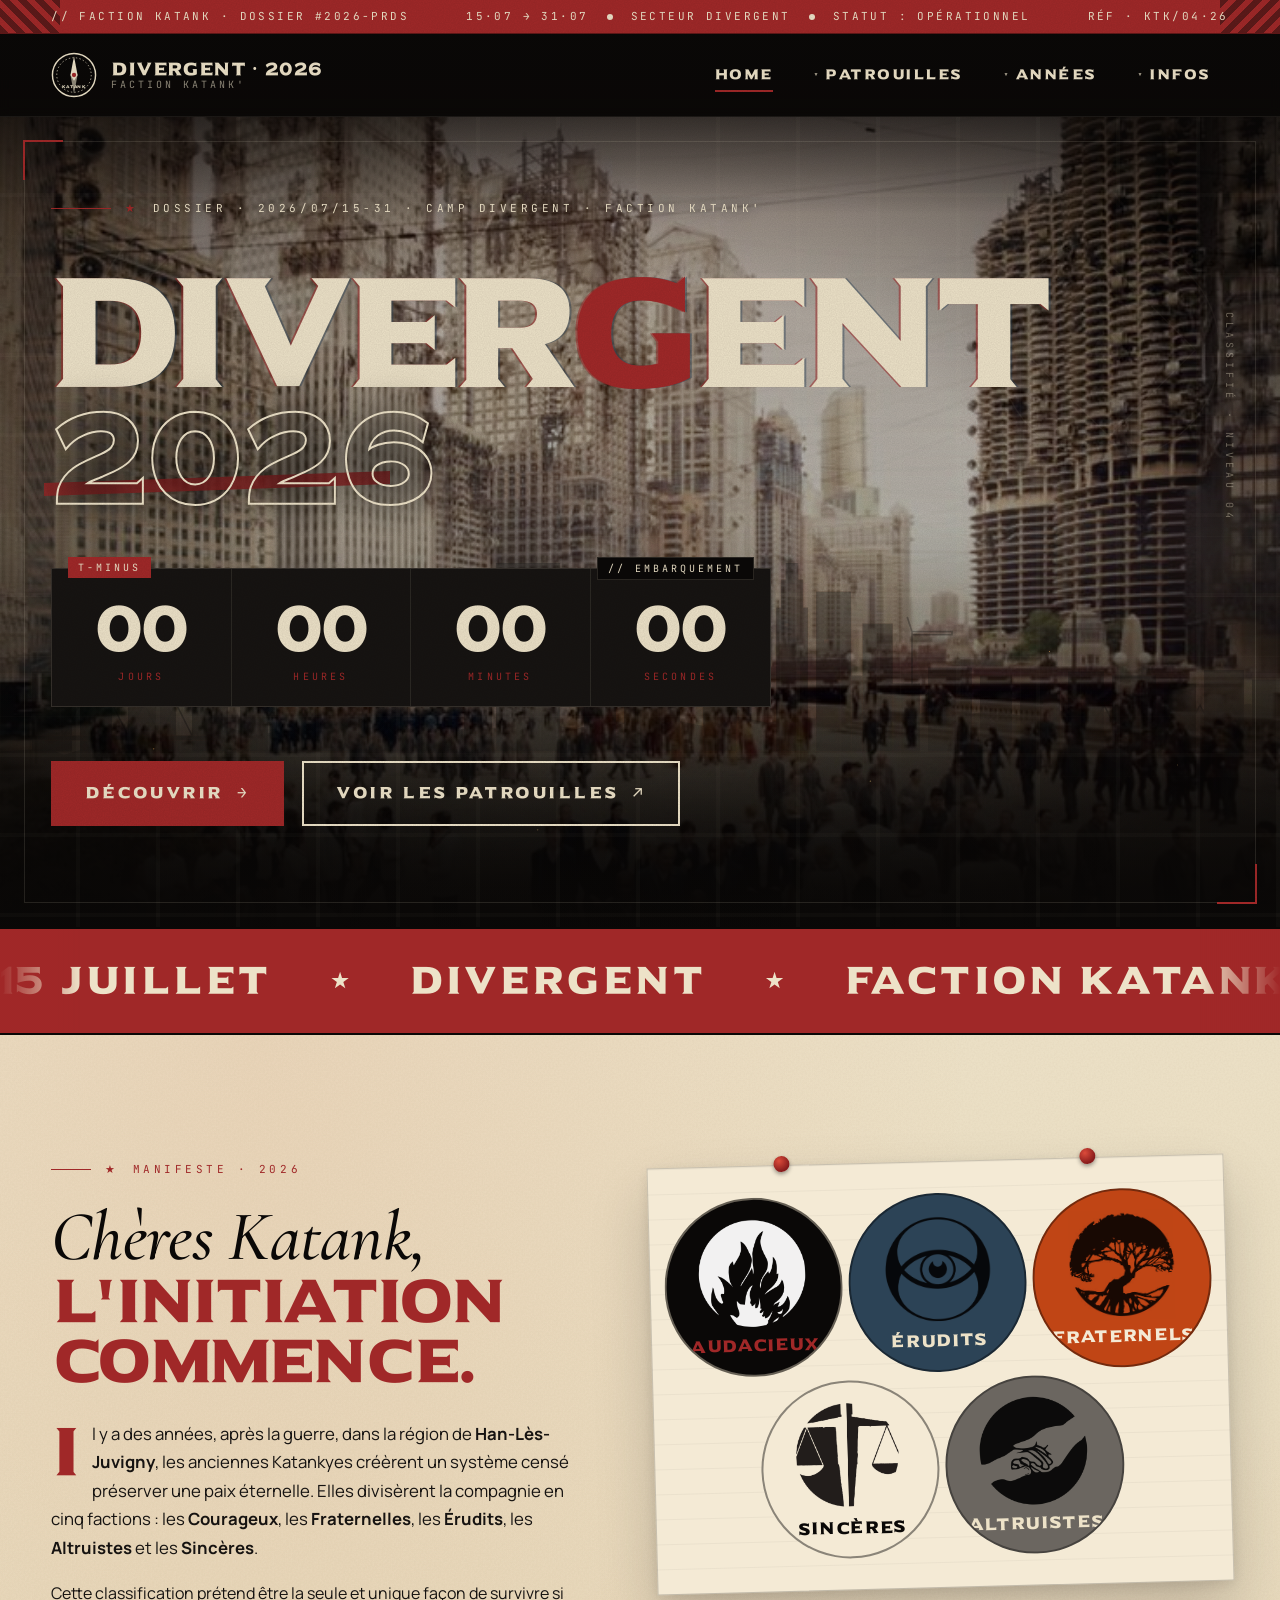
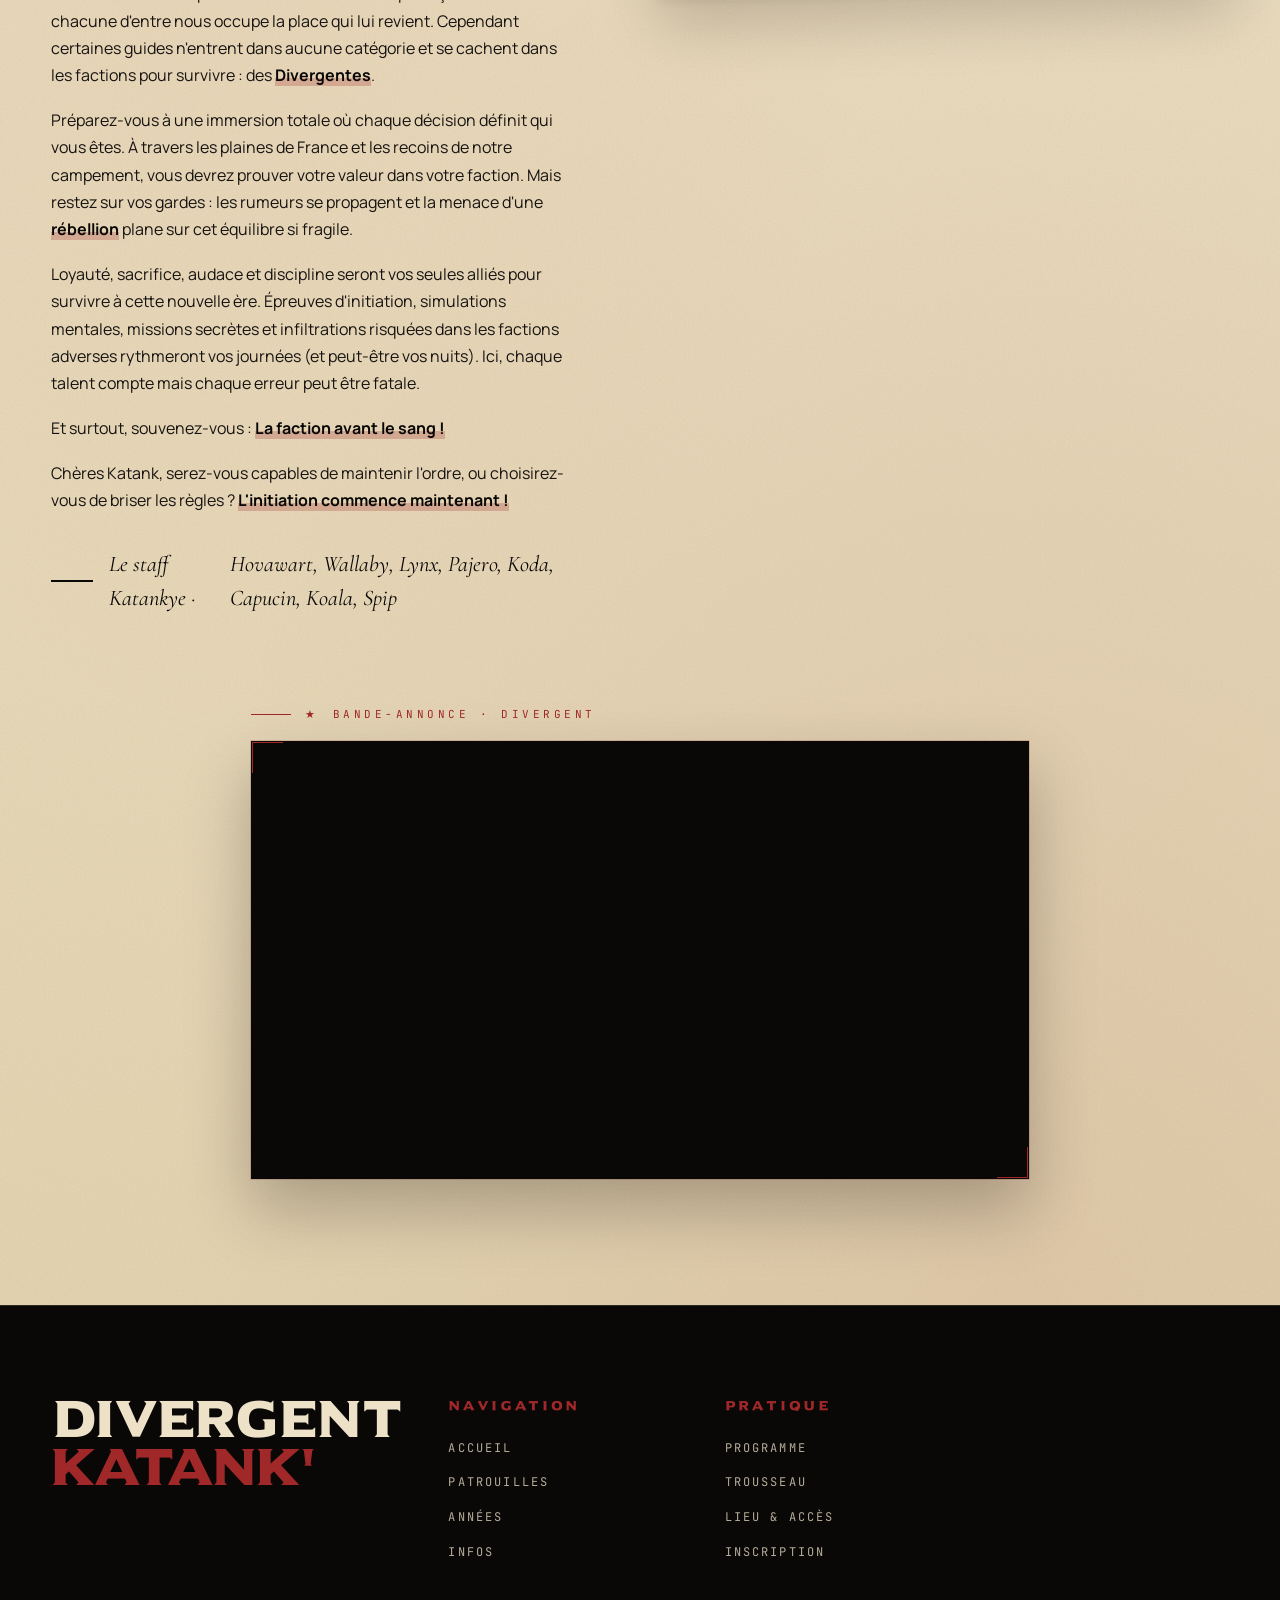
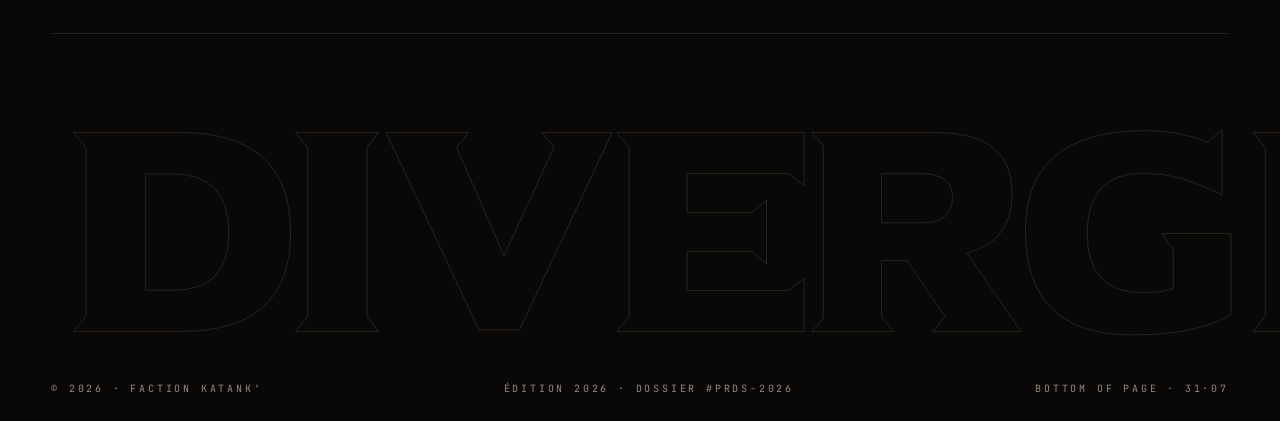
<file: index.html>
<!DOCTYPE html>
<html lang="fr">
<head>
<meta charset="UTF-8">
<meta name="viewport" content="width=device-width, initial-scale=1.0">
<title>DIVERGENT 2026 — Camp Katank' · Le ralliement des brigands</title>
<meta name="description" content="DIVERGENT 2026 — Camp scout sur le thème Divergent. 15-31 juillet, faction Katank'. Patrouilles, années, infos.">
<link rel="stylesheet" href="css/style.css">
<link rel="icon" href="data:image/svg+xml,%3Csvg xmlns='http://www.w3.org/2000/svg' viewBox='0 0 32 32'%3E%3Crect width='32' height='32' fill='%23a02828'/%3E%3Ctext x='50%25' y='62%25' text-anchor='middle' font-family='Arial Black' font-size='20' fill='%23ede2c8' font-weight='900'%3EP%3C/text%3E%3C/svg%3E">
</head>
<body>

<!-- SVG sprite -->
<svg width="0" height="0" style="position:absolute" aria-hidden="true">
  <defs>
    <symbol id="ic-skull" viewBox="0 0 64 64">
      <path fill="currentColor" d="M32 6c-13 0-22 9-22 21 0 7 3 13 8 17v6c0 3 2 5 4 5h2v-7h3v7h3v-7h3v7h3v-7h3v7h3v-7h2c2 0 4-2 4-5v-6c5-4 8-10 8-17 0-12-9-21-22-21Zm-9 22a4 4 0 1 1 0 8 4 4 0 0 1 0-8Zm18 0a4 4 0 1 1 0 8 4 4 0 0 1 0-8Zm-9 8 4 8h-8l4-8Z"/>
    </symbol>
    <symbol id="ic-knives" viewBox="0 0 64 64">
      <path fill="currentColor" d="M10 8l16 26-4 4L6 12l4-4Zm44 0L38 34l4 4 16-22-4-4Zm-22 30 22 16-4 4-22-16 4-4Zm0 0L10 54l4 4 22-16-4-4Z"/>
    </symbol>
    <symbol id="ic-fleur" viewBox="0 0 64 64">
      <path fill="currentColor" d="M32 4l3 14 14-3-7 13 13 7-14 3 3 14-12-9-12 9 3-14-14-3 13-7-7-13 14 3 3-14Z"/>
    </symbol>
    <symbol id="ic-eye" viewBox="0 0 64 64">
      <circle cx="20" cy="32" r="22" fill="none" stroke="currentColor" stroke-width="3"/>
      <circle cx="44" cy="32" r="22" fill="none" stroke="currentColor" stroke-width="3"/>
      <path fill="none" stroke="currentColor" stroke-width="3" stroke-linejoin="round" d="M12 32 Q22 22 32 22 Q42 22 52 32 Q42 42 32 42 Q22 42 12 32 Z"/>
      <circle cx="32" cy="32" r="5" fill="currentColor"/>
    </symbol>
    <symbol id="ic-flame" viewBox="0 0 64 64">
      <path fill="currentColor" fill-rule="evenodd" d="M32 4
        C29 11 25 16 23 22 C22 26 23 28 25 30
        C22 30 19 32 18 35 C16 33 14 33 13 35
        C13 47 21 60 32 60 C43 60 51 47 51 35
        C50 33 48 33 46 35 C45 32 42 30 39 30
        C41 28 42 26 41 22 C39 16 35 11 32 4 Z
        M32 24 C30 28 28 31 28 36 C28 40 30 42 32 42 C34 42 36 40 36 36 C36 31 34 28 32 24 Z"/>
    </symbol>
    <symbol id="ic-compass" viewBox="0 0 64 64">
      <circle cx="32" cy="32" r="26" fill="none" stroke="currentColor" stroke-width="3"/>
      <circle cx="32" cy="32" r="3" fill="currentColor"/>
      <path fill="currentColor" d="M32 8l4 24-4 8-4-8z"/>
      <path fill="currentColor" opacity="0.55" d="M32 56l-4-24 4-8 4 8z"/>
    </symbol>
    <symbol id="ic-arrow" viewBox="0 0 64 64">
      <path fill="currentColor" d="M58 32 38 12v12H6v16h32v12z"/>
    </symbol>
    <symbol id="ic-knot" viewBox="0 0 64 64">
      <path fill="none" stroke="currentColor" stroke-width="4" stroke-linecap="round" d="M16 16c0 16 32 16 32 32M48 16c0 16-32 16-32 32"/>
    </symbol>
    <symbol id="ic-cross" viewBox="0 0 64 64">
      <path fill="currentColor" d="M28 4h8v22h22v8H36v26h-8V34H6v-8h22z"/>
    </symbol>
    <symbol id="ic-tree" viewBox="0 0 64 64">
      <!-- canopy : large dôme arrondi -->
      <path fill="currentColor" d="M14 26
        C12 32 13 38 17 40
        L47 40 C51 38 52 32 50 26
        C48 16 40 8 32 8 C24 8 16 16 14 26 Z"/>
      <!-- tronc -->
      <path fill="currentColor" d="M28 38 L36 38 L36 50 L28 50 Z"/>
      <!-- racines/branches pendantes -->
      <path fill="none" stroke="currentColor" stroke-width="2.5" stroke-linecap="round" d="M14 50 L20 50 M24 50 L26 50 M30 50 L34 50 M38 50 L40 50 M44 50 L50 50"/>
      <!-- sol -->
      <line x1="10" y1="56" x2="54" y2="56" stroke="currentColor" stroke-width="2.5" stroke-linecap="round"/>
    </symbol>
    <symbol id="ic-scales" viewBox="0 0 64 64">
      <!-- poignée du haut -->
      <rect x="28" y="4" width="8" height="5" fill="currentColor"/>
      <!-- pilier vertical -->
      <rect x="30" y="9" width="4" height="45" fill="currentColor"/>
      <!-- traverse horizontale -->
      <rect x="10" y="14" width="44" height="3" fill="currentColor"/>
      <!-- chaînes -->
      <line x1="14" y1="17" x2="10" y2="26" stroke="currentColor" stroke-width="2"/>
      <line x1="22" y1="17" x2="26" y2="26" stroke="currentColor" stroke-width="2"/>
      <line x1="42" y1="17" x2="38" y2="26" stroke="currentColor" stroke-width="2"/>
      <line x1="50" y1="17" x2="54" y2="26" stroke="currentColor" stroke-width="2"/>
      <!-- plateau gauche (triangle) -->
      <path fill="currentColor" d="M6 26 L30 26 L24 36 C22 38 14 38 12 36 Z"/>
      <!-- plateau droit -->
      <path fill="currentColor" d="M34 26 L58 26 L52 36 C50 38 42 38 40 36 Z"/>
      <!-- base -->
      <rect x="20" y="54" width="24" height="3" fill="currentColor"/>
    </symbol>
    <symbol id="ic-hands" viewBox="0 0 64 64">
      <!-- bras supérieur depuis l'angle haut-gauche, paume tournée vers le bas-droite -->
      <path fill="currentColor" d="M4 8
        C 18 8 30 14 38 22
        C 40 24 40 28 38 30
        L 34 32
        C 30 28 26 24 20 20
        C 14 16 8 14 4 14 Z"/>
      <!-- avant-bras inférieur depuis l'angle bas-droite, paume tournée vers le haut-gauche -->
      <path fill="currentColor" d="M60 56
        C 46 56 34 50 26 42
        C 24 40 24 36 26 34
        L 30 32
        C 34 36 38 40 44 44
        C 50 48 56 50 60 50 Z"/>
      <!-- jonction des deux mains au centre -->
      <path fill="currentColor" d="M28 28 L36 28 L36 36 L28 36 Z"/>
      <circle cx="32" cy="32" r="4" fill="currentColor"/>
    </symbol>

    <!-- Animal emblems (stylized) -->
    <symbol id="an-sika" viewBox="0 0 80 80">
      <path fill="none" stroke="currentColor" stroke-width="2.5" stroke-linejoin="round" d="M20 8c2 4 6 8 8 14m32-14c-2 4-6 8-8 14M14 14c2 4 6 6 10 8m42-8c-2 4-6 6-10 8M28 22c-4 4-8 14-8 24s8 26 20 26 20-16 20-26-4-20-8-24"/>
      <circle cx="33" cy="44" r="2.5" fill="currentColor"/>
      <circle cx="47" cy="44" r="2.5" fill="currentColor"/>
      <path fill="currentColor" d="M40 56l-5 6h10z"/>
    </symbol>
    <symbol id="an-corsac" viewBox="0 0 80 80">
      <path fill="none" stroke="currentColor" stroke-width="2.5" stroke-linejoin="round" d="M14 22 24 8l8 14m32 0L56 8 48 22M24 22c-6 6-10 18-10 28 0 16 12 22 26 22s26-6 26-22c0-10-4-22-10-28"/>
      <path fill="currentColor" d="M40 38c-4 0-8 4-8 8 4-2 8-2 8-2s4 0 8 2c0-4-4-8-8-8Z"/>
      <circle cx="32" cy="32" r="2.5" fill="currentColor"/>
      <circle cx="48" cy="32" r="2.5" fill="currentColor"/>
    </symbol>
    <symbol id="an-wallaby" viewBox="0 0 80 80">
      <path fill="none" stroke="currentColor" stroke-width="2.5" stroke-linejoin="round" d="M30 8c-4 6-6 14-6 20 0 8 6 14 16 14s16-6 16-14c0-6-2-14-6-20M24 36c-8 6-14 18-14 28h12l4-8h28l4 8h12c0-10-6-22-14-28"/>
      <circle cx="35" cy="22" r="2.5" fill="currentColor"/>
      <circle cx="45" cy="22" r="2.5" fill="currentColor"/>
    </symbol>
    <symbol id="an-choussingha" viewBox="0 0 80 80">
      <path fill="none" stroke="currentColor" stroke-width="2.5" stroke-linejoin="round" d="M24 6 28 22M40 4l-2 18M56 6 52 22m-22-4c-6 6-10 16-10 26 0 16 10 26 22 26s22-10 22-26c0-10-4-20-10-26"/>
      <circle cx="32" cy="40" r="2.5" fill="currentColor"/>
      <circle cx="48" cy="40" r="2.5" fill="currentColor"/>
      <path fill="currentColor" d="M40 52c-4 0-6 2-6 4l6 4 6-4c0-2-2-4-6-4Z"/>
    </symbol>
    <symbol id="an-spip" viewBox="0 0 80 80">
      <path fill="none" stroke="currentColor" stroke-width="2.5" stroke-linejoin="round" d="M28 14c-6-2-12 0-14 8s2 14 6 18c-4 4-8 12-8 22 0 8 12 14 28 14s28-6 28-14c0-10-4-18-8-22 4-4 8-10 6-18s-8-10-14-8M28 14c2-4 6-6 12-6s10 2 12 6"/>
      <circle cx="32" cy="44" r="2.5" fill="currentColor"/>
      <circle cx="48" cy="44" r="2.5" fill="currentColor"/>
    </symbol>
    <symbol id="an-hovawart" viewBox="0 0 80 80">
      <path fill="none" stroke="currentColor" stroke-width="2.5" stroke-linejoin="round" d="M20 14c-4 6-2 14 0 18-2 4-4 12-4 22 0 12 10 18 24 18s24-6 24-18c0-10-2-18-4-22 2-4 4-12 0-18-6 4-12 8-20 8s-14-4-20-8Z"/>
      <circle cx="32" cy="44" r="2.5" fill="currentColor"/>
      <circle cx="48" cy="44" r="2.5" fill="currentColor"/>
      <path fill="currentColor" d="M38 56h4l2 6h-8z"/>
    </symbol>
    <symbol id="an-lynx" viewBox="0 0 80 80">
      <path fill="none" stroke="currentColor" stroke-width="2.5" stroke-linejoin="round" d="M22 8 28 22m32-14L52 22m-30 0c-4 4-6 12-6 22 0 16 10 26 22 26s22-10 22-26c0-10-2-18-6-22"/>
      <path fill="currentColor" d="M30 38c2 0 4 2 4 4s-2 4-4 4-4-2-4-4 2-4 4-4Zm20 0c2 0 4 2 4 4s-2 4-4 4-4-2-4-4 2-4 4-4Z"/>
      <path fill="none" stroke="currentColor" stroke-width="2" d="M28 56c4 4 8 4 12 4s8 0 12-4"/>
    </symbol>
    <symbol id="an-barasingha" viewBox="0 0 80 80">
      <path fill="none" stroke="currentColor" stroke-width="2.5" stroke-linejoin="round" d="M16 8c2 6 6 12 10 16M64 8c-2 6-6 12-10 16M10 18c4 4 8 6 14 8m46-8c-4 4-8 6-14 8M22 18c4 4 6 8 8 14m38-14c-4 4-6 8-8 14M26 32c-4 6-8 16-8 24 0 14 10 22 22 22s22-8 22-22c0-8-4-18-8-24"/>
      <circle cx="33" cy="48" r="2.5" fill="currentColor"/>
      <circle cx="47" cy="48" r="2.5" fill="currentColor"/>
    </symbol>
  </defs>
</svg>

<div class="grain-overlay" aria-hidden="true"></div>

<!-- Top tape -->
<div class="top-tape" role="banner">
  <span>// FACTION KATANK · DOSSIER #2026-PRDS</span>
  <div class="top-tape__center">
    <span>15·07 → 31·07</span>
    <span class="top-tape__dot"></span>
    <span>SECTEUR DIVERGENT</span>
    <span class="top-tape__dot"></span>
    <span>STATUT : OPÉRATIONNEL</span>
  </div>
  <span>RÉF · KTK/04·26</span>
</div>

<!-- Header -->
<header class="site-header">
  <nav class="nav" aria-label="Navigation principale">
    <a href="index.html" class="logo" aria-label="Retour à l'accueil — DIVERGENT 2026">
      <svg class="logo__mark" viewBox="0 0 64 64" aria-hidden="true">
        <circle cx="32" cy="32" r="30" fill="none" stroke="currentColor" stroke-width="2"/>
        <circle cx="32" cy="32" r="24" fill="none" stroke="currentColor" stroke-width="1" stroke-dasharray="2 3"/>
        <path fill="currentColor" d="M32 6l5 26-5 8-5-8z"/>
        <path fill="currentColor" opacity="0.6" d="M32 58l-5-26 5-8 5 8z"/>
        <circle cx="32" cy="32" r="3" fill="#a02828"/>
        <text x="32" y="50" text-anchor="middle" font-family="Universal Serif, serif" font-size="6" fill="currentColor" font-weight="900" letter-spacing="1">KATANK</text>
      </svg>
      <span class="logo__txt">
        <span>Divergent · 2026</span>
        <small>Faction Katank'</small>
      </span>
    </a>

    <ul class="nav-list" role="menubar">
      <li class="nav-item"><a href="index.html" class="nav-link">Home</a></li>

      <li class="nav-item">
        <a href="patrouille-guepards.html" class="nav-link" aria-haspopup="true" aria-expanded="false">Patrouilles</a>
        <div class="dropdown">
          <a href="patrouille-guepards.html">Guépards <small>01</small></a>
          <a href="patrouille-loups.html">Loups <small>02</small></a>
          <a href="patrouille-eperviers.html">Eperviers <small>03</small></a>
          <a href="patrouille-pumas.html">Pumas <small>04</small></a>
          <a href="patrouille-castors.html">Castors <small>05</small></a>
        </div>
      </li>

      <li class="nav-item">
        <a href="annees.html" class="nav-link" aria-haspopup="true" aria-expanded="false">Années</a>
        <div class="dropdown">
          <a href="annee-1.html">1<sup>ère</sup> année</a>
          <a href="annee-2.html">2<sup>ème</sup> année</a>
          <a href="annee-3.html">3<sup>ème</sup> année</a>
          <a href="annee-4.html">4<sup>ème</sup> année</a>
          <a href="annee-5.html">5<sup>ème</sup> année</a>
        </div>
      </li>

      <li class="nav-item">
        <a href="infos.html" class="nav-link" aria-haspopup="true" aria-expanded="false">Infos</a>
        <div class="dropdown">
          <a href="infos.html#programme">Programme <small>01</small></a>
          <a href="infos.html#trousseau">Trousseau <small>02</small></a>
          <a href="infos.html#lieu">Lieu &amp; Accès <small>03</small></a>
          <a href="infos.html#inscription">Inscription <small>04</small></a>
          <a href="infos.html#contact">Contact <small>05</small></a>
          <a href="infos.html#faq">F·A·Q <small>06</small></a>
        </div>
      </li>
    </ul>

    <button class="burger" aria-label="Ouvrir le menu" aria-expanded="false">
      <span></span><span></span><span></span>
    </button>
  </nav>
</header>

<!-- HERO -->
<section class="hero ink-bg" id="hero">

  <!-- Background : monde de Divergent — Chicago dévastée -->
  <div class="hero-bg" aria-hidden="true">
    <div class="hero-bg__photo"></div>
    <div class="hero-bg__fence"></div>

    <!-- skyline brisée façon Divergent : Willis Tower, Hancock, ponts, grues, antennes -->
    <svg class="hero-bg__skyline" viewBox="0 0 1600 600" preserveAspectRatio="xMidYMax slice">
      <defs>
        <linearGradient id="sky-grad" x1="0" y1="0" x2="0" y2="1">
          <stop offset="0%" stop-color="#0a0807" stop-opacity="0.55"/>
          <stop offset="60%" stop-color="#0a0807" stop-opacity="0.92"/>
          <stop offset="100%" stop-color="#0a0807" stop-opacity="1"/>
        </linearGradient>
        <linearGradient id="window-glow" x1="0" y1="0" x2="0" y2="1">
          <stop offset="0%" stop-color="#c44512" stop-opacity="0.6"/>
          <stop offset="100%" stop-color="#a02828" stop-opacity="0"/>
        </linearGradient>
      </defs>

      <!-- ground & rubble -->
      <path fill="url(#sky-grad)" d="M0 380
        L60 376 L80 384 L120 372 L160 380
        L200 360 L240 365 L280 348 L320 360
        L360 352 L400 360 L440 350 L480 358
        L520 348 L560 355 L600 348 L640 354
        L680 345 L720 352 L760 340 L800 348
        L840 340 L880 348 L920 336 L960 344
        L1000 336 L1040 342 L1080 332 L1120 340
        L1160 330 L1200 336 L1240 328 L1280 336
        L1320 328 L1360 336 L1400 326 L1440 332
        L1480 322 L1520 330 L1560 320 L1600 328
        L1600 600 L0 600 Z"/>

      <!-- background buildings (small/distant) -->
      <g fill="rgba(10,8,7,0.85)" stroke="rgba(196,69,21,0.10)" stroke-width="1">
        <rect x="40"  y="280" width="50" height="100"/>
        <rect x="100" y="290" width="40" height="90"/>
        <rect x="160" y="270" width="60" height="110"/>
        <rect x="240" y="285" width="45" height="95"/>
        <rect x="300" y="295" width="35" height="85"/>
        <rect x="345" y="275" width="55" height="105"/>
        <rect x="410" y="285" width="40" height="95"/>
        <rect x="460" y="290" width="50" height="90"/>
        <rect x="520" y="280" width="45" height="100"/>
        <rect x="580" y="295" width="35" height="85"/>
        <rect x="1050" y="285" width="50" height="95"/>
        <rect x="1110" y="295" width="40" height="85"/>
        <rect x="1160" y="275" width="55" height="105"/>
        <rect x="1225" y="285" width="40" height="95"/>
        <rect x="1275" y="295" width="50" height="85"/>
        <rect x="1335" y="280" width="45" height="100"/>
        <rect x="1390" y="285" width="55" height="95"/>
        <rect x="1455" y="295" width="40" height="85"/>
        <rect x="1505" y="278" width="50" height="102"/>
        <rect x="1565" y="290" width="35" height="90"/>
      </g>

      <!-- Mid-ground iconic skyscrapers -->
      <g fill="#0a0807" stroke="rgba(196,69,21,0.18)" stroke-width="1.5">
        <!-- Willis Tower (broken top) -->
        <path d="M620 100 L620 380 L700 380 L700 100 L686 100 L686 60 L678 60 L678 100 L670 100 L670 30 L660 22 L650 30 L650 100 L642 100 L642 78 L634 78 L634 100 Z"/>
        <!-- Antenna fractured -->
        <line x1="660" y1="22" x2="666" y2="-10" stroke="#0a0807" stroke-width="3"/>
        <line x1="660" y1="22" x2="652" y2="-4" stroke="#0a0807" stroke-width="2"/>
        <!-- Hancock Center (tapered) -->
        <path d="M880 380 L920 380 L928 110 L922 110 L920 50 L880 50 L878 110 L872 110 Z"/>
        <line x1="900" y1="50" x2="904" y2="0" stroke="#0a0807" stroke-width="3"/>
        <line x1="900" y1="50" x2="896" y2="10" stroke="#0a0807" stroke-width="2"/>
        <!-- Aon Center -->
        <rect x="780" y="160" width="70" height="220"/>
        <!-- Trump Tower (stepped) -->
        <path d="M970 380 L1010 380 L1010 200 L1004 200 L1004 165 L998 165 L998 130 L982 130 L982 165 L976 165 L976 200 L970 200 Z"/>
        <!-- Smaller tower with broken corner -->
        <path d="M730 380 L770 380 L770 240 L760 220 L745 230 L730 220 Z"/>
        <!-- Broken wall on the left -->
        <path d="M380 380 L460 380 L460 200 L455 195 L450 220 L440 210 L430 230 L420 215 L410 240 L400 225 L390 245 L385 230 L380 250 Z"/>
        <!-- Right side towers -->
        <rect x="1020" y="180" width="44" height="200"/>
        <rect x="1078" y="220" width="38" height="160"/>
      </g>

      <!-- Window glow rectangles (sparse, like surviving lights) -->
      <g fill="url(#window-glow)" opacity="0.8">
        <rect x="624" y="180" width="6" height="6"/>
        <rect x="640" y="200" width="6" height="6"/>
        <rect x="656" y="160" width="6" height="6"/>
        <rect x="676" y="240" width="6" height="6"/>
        <rect x="690" y="210" width="6" height="6"/>
        <rect x="884" y="220" width="6" height="6"/>
        <rect x="900" y="270" width="6" height="6"/>
        <rect x="916" y="190" width="6" height="6"/>
        <rect x="794" y="240" width="6" height="6"/>
        <rect x="810" y="280" width="6" height="6"/>
        <rect x="826" y="220" width="6" height="6"/>
        <rect x="980" y="220" width="6" height="6"/>
        <rect x="996" y="280" width="6" height="6"/>
        <rect x="1030" y="240" width="6" height="6"/>
        <rect x="1046" y="290" width="6" height="6"/>
        <rect x="1086" y="280" width="6" height="6"/>
        <rect x="1102" y="320" width="6" height="6"/>
      </g>

      <!-- Cranes / antennas -->
      <g stroke="#0a0807" stroke-width="2" fill="none" opacity="0.9">
        <path d="M520 380 L520 240 L580 240 L580 244 L520 244 M520 240 L514 220"/>
        <path d="M1140 380 L1140 230 L1190 230 L1190 234 L1140 234 M1140 230 L1134 212"/>
      </g>

      <!-- Bridge fragment (Divergent's broken bridge) -->
      <g fill="#0a0807" stroke="rgba(196,69,21,0.25)" stroke-width="1.5">
        <path d="M0 360 L260 360 L260 366 L0 366 Z"/>
        <path d="M0 348 L80 348 L80 354 L0 354 Z" opacity="0.7"/>
        <!-- Bridge truss -->
        <path d="M40 360 L60 320 L80 360 L100 320 L120 360 L140 320 L160 360 L180 320 L200 360 L220 320 L240 360" stroke="#0a0807" stroke-width="2" fill="none"/>
        <!-- Broken end -->
        <path d="M260 360 L290 380 L320 360 L300 380 L260 366 Z" opacity="0.7"/>
      </g>
      <g fill="#0a0807" stroke="rgba(196,69,21,0.20)" stroke-width="1.5">
        <path d="M1340 360 L1600 360 L1600 366 L1340 366 Z"/>
        <path d="M1500 348 L1600 348 L1600 354 L1500 354 Z" opacity="0.7"/>
        <path d="M1360 360 L1380 322 L1400 360 L1420 322 L1440 360 L1460 322 L1480 360 L1500 322 L1520 360 L1540 322 L1560 360" stroke="#0a0807" stroke-width="2" fill="none"/>
      </g>

      <!-- The fence : iconic Divergent wall -->
      <g stroke="rgba(237,226,200,0.10)" stroke-width="1" fill="none">
        <path d="M0 380 L0 240 M40 380 L40 230 M80 380 L80 235 M1520 380 L1520 230 M1560 380 L1560 240 M1600 380 L1600 235"/>
        <path d="M0 240 L80 235 M1520 230 L1600 235"/>
      </g>

      <!-- Lone scout silhouette on a ledge (Tris-style) -->
      <g fill="#0a0807" transform="translate(750 380)">
        <rect x="-40" y="-8" width="80" height="8"/>
        <path d="M0 -8 L0 -28 M-4 -28 L4 -28 L4 -50 L-4 -50 Z M0 -50 L0 -62 L-3 -64 L3 -64 Z"/>
      </g>
    </svg>

    <!-- Faction emblems drifting -->
    <svg class="hero-bg__faction hero-bg__faction--1" viewBox="0 0 100 100"><circle cx="50" cy="50" r="46" fill="none" stroke="currentColor" stroke-width="0.6"/><circle cx="50" cy="50" r="34" fill="none" stroke="currentColor" stroke-width="0.6"/><path d="M50 6 L54 50 L50 54 L46 50 Z M50 94 L54 50 L50 46 L46 50 Z M6 50 L50 46 L54 50 L50 54 Z M94 50 L50 54 L46 50 L50 46 Z" fill="currentColor"/><text x="50" y="82" text-anchor="middle" font-family="Universal Serif, serif" font-size="6" fill="currentColor" letter-spacing="2">DAUNTLESS</text></svg>
    <svg class="hero-bg__faction hero-bg__faction--2" viewBox="0 0 100 100"><circle cx="50" cy="50" r="46" fill="none" stroke="currentColor" stroke-width="0.6"/><path d="M50 14 L86 50 L50 86 L14 50 Z" fill="none" stroke="currentColor" stroke-width="0.6"/><circle cx="50" cy="50" r="6" fill="currentColor"/><text x="50" y="92" text-anchor="middle" font-family="Universal Serif, serif" font-size="6" fill="currentColor" letter-spacing="2">KATANK</text></svg>

    <div class="hero-bg__fog"></div>
    <div class="hero-bg__embers"></div>
    <div class="hero-bg__vignette"></div>
  </div>

  <div class="hero__brackets" aria-hidden="true"></div>

  <div class="hero__codeline" data-reveal>
    <span>★</span>
    DOSSIER · 2026/07/15-31 · CAMP&nbsp;DIVERGENT · FACTION&nbsp;KATANK'
  </div>

  <h1 class="hero__title" data-reveal data-reveal-delay="1">
    <span class="hero__divergent">DIVER<em>G</em>ENT</span>
    <span class="hero__row2">
      <span class="hero__year">2026</span>
    </span>
  </h1>

  <div class="countdown" data-reveal data-reveal-delay="2" aria-label="Compte à rebours avant le départ">
    <div class="cd-cell"><span class="cd-num" id="cd-d">00</span><span class="cd-lbl">Jours</span></div>
    <div class="cd-cell"><span class="cd-num" id="cd-h">00</span><span class="cd-lbl">Heures</span></div>
    <div class="cd-cell"><span class="cd-num" id="cd-m">00</span><span class="cd-lbl">Minutes</span></div>
    <div class="cd-cell"><span class="cd-num" id="cd-s">00</span><span class="cd-lbl">Secondes</span></div>
  </div>

  <div class="cta-row" data-reveal data-reveal-delay="3">
    <a class="btn btn--primary" href="#welcome">
      <span>Découvrir</span>
      <span class="btn__arrow">→</span>
    </a>
    <a class="btn btn--ghost" href="patrouille-guepards.html">
      <span>Voir les Patrouilles</span>
      <span class="btn__arrow">↗</span>
    </a>
  </div>

  <div class="hero__meta">CLASSIFIÉ · NIVEAU 04</div>
</section>

<!-- Marquee -->
<div class="marquee" aria-hidden="true">
  <div class="marquee__track">
    <span class="marquee__item">15 JUILLET<span class="marquee__star"></span>DIVERGENT<span class="marquee__star"></span>FACTION KATANK'<span class="marquee__star"></span>HAN-LÈS-JUVIGNY<span class="marquee__star"></span>15 JUILLET<span class="marquee__star"></span>DIVERGENT<span class="marquee__star"></span>FACTION KATANK'<span class="marquee__star"></span>HAN-LÈS-JUVIGNY<span class="marquee__star"></span></span>
    <span class="marquee__item" aria-hidden="true">15 JUILLET<span class="marquee__star"></span>DIVERGENT<span class="marquee__star"></span>FACTION KATANK'<span class="marquee__star"></span>HAN-LÈS-JUVIGNY<span class="marquee__star"></span>15 JUILLET<span class="marquee__star"></span>DIVERGENT<span class="marquee__star"></span>FACTION KATANK'<span class="marquee__star"></span>HAN-LÈS-JUVIGNY<span class="marquee__star"></span></span>
  </div>
</div>

<!-- Welcome -->
<section class="welcome paper-bg" id="welcome">
  <div class="welcome__inner">
    <div data-reveal>
      <p class="welcome__label"><span>★</span> Manifeste · 2026</p>
      <h2 class="welcome__title">
        Chères Katank,
        <em>l'initiation commence.</em>
      </h2>

      <p class="welcome__lead">
        Il y a des années, après la guerre, dans la région de <strong>Han-Lès-Juvigny</strong>,
        les anciennes Katankyes créèrent un système censé préserver une paix éternelle. Elles
        divisèrent la compagnie en cinq factions : les <strong>Courageux</strong>, les
        <strong>Fraternelles</strong>, les <strong>Érudits</strong>, les
        <strong>Altruistes</strong> et les <strong>Sincères</strong>.
      </p>

      <div class="welcome__body">
        <p>
          Cette classification prétend être la seule et unique façon de survivre si chacune
          d'entre nous occupe la place qui lui revient. Cependant certaines guides n'entrent
          dans aucune catégorie et se cachent dans les factions pour survivre :
          des <strong>Divergentes</strong>.
        </p>
        <p>
          Préparez-vous à une immersion totale où chaque décision définit qui vous êtes. À
          travers les plaines de France et les recoins de notre campement, vous devrez prouver
          votre valeur dans votre faction. Mais restez sur vos gardes : les rumeurs se
          propagent et la menace d'une <strong>rébellion</strong> plane sur cet équilibre si fragile.
        </p>
        <p>
          Loyauté, sacrifice, audace et discipline seront vos seules alliés pour survivre à
          cette nouvelle ère. Épreuves d'initiation, simulations mentales, missions secrètes
          et infiltrations risquées dans les factions adverses rythmeront vos journées
          (et peut-être vos nuits). Ici, chaque talent compte mais chaque erreur peut être fatale.
        </p>
        <p>
          Et surtout, souvenez-vous : <strong>La faction avant le sang !</strong>
        </p>
        <p>
          Chères Katank, serez-vous capables de maintenir l'ordre, ou choisirez-vous de
          briser les règles ? <strong>L'initiation commence maintenant !</strong>
        </p>
      </div>

      <p class="welcome__signature">
        Le staff Katankye &middot;
        <em>Hovawart, Wallaby, Lynx, Pajero, Koda, Capucin, Koala, Spip</em>
      </p>
    </div>

    <!-- Stickers -->
    <aside class="stickers" data-reveal data-reveal-delay="2" aria-label="Planche d'autocollants du camp">
      <div class="stickers__sheet">
        <div class="stickers__pin stickers__pin--l" aria-hidden="true"></div>
        <div class="stickers__pin stickers__pin--r" aria-hidden="true"></div>
        <div class="stickers__grid stickers__grid--five">
          <div class="sticker sticker--faction" data-faction="audacieux">
            <img src="assets/faction-audacieux.jpg" alt="Audacieux — flamme">
            <span>Audacieux</span>
          </div>
          <div class="sticker sticker--faction" data-faction="erudits">
            <img src="assets/faction-erudits.jpg" alt="Érudits — œil">
            <span>Érudits</span>
          </div>
          <div class="sticker sticker--faction" data-faction="fraternels">
            <img src="assets/faction-fraternels.jpg" alt="Fraternels — arbre">
            <span>Fraternels</span>
          </div>
          <div class="sticker sticker--faction" data-faction="sinceres">
            <img src="assets/faction-sinceres.jpg" alt="Sincères — balance">
            <span>Sincères</span>
          </div>
          <div class="sticker sticker--faction" data-faction="altruistes">
            <img src="assets/faction-altruistes.jpg" alt="Altruistes — mains">
            <span>Altruistes</span>
          </div>
        </div>
      </div>
    </aside>
  </div>

  <!-- Trailer / vidéo Divergent -->
  <div class="welcome__video" data-reveal>
    <p class="section-eyebrow"><span>★</span> Bande-annonce · Divergent</p>
    <div class="video-frame">
      <iframe
        src="https://www.youtube-nocookie.com/embed/5Ox8GEL7vr8?rel=0&modestbranding=1"
        title="Bande-annonce — Divergent"
        loading="lazy"
        allow="accelerometer; autoplay; clipboard-write; encrypted-media; gyroscope; picture-in-picture; web-share"
        referrerpolicy="strict-origin-when-cross-origin"
        allowfullscreen></iframe>
    </div>
  </div>
</section>

<!-- Footer -->
<footer class="footer" id="footer">
  <div class="footer__inner">
    <div class="footer__top">
      <div>
        <h3 class="footer__brand">Divergent<br><em>Katank'</em></h3>
      </div>
      <div class="footer__col">
        <h4>Navigation</h4>
        <ul>
          <li><a href="index.html">Accueil</a></li>
          <li><a href="patrouille-guepards.html">Patrouilles</a></li>
          <li><a href="annees.html">Années</a></li>
          <li><a href="infos.html">Infos</a></li>
        </ul>
      </div>
      <div class="footer__col">
        <h4>Pratique</h4>
        <ul>
          <li><a href="infos.html#programme">Programme</a></li>
          <li><a href="infos.html#trousseau">Trousseau</a></li>
          <li><a href="infos.html#lieu">Lieu &amp; accès</a></li>
          <li><a href="infos.html#inscription">Inscription</a></li>
        </ul>
      </div>
    </div>

    <div class="footer__bigword" aria-hidden="true">DIVERGENT</div>

    <div class="footer__bottom">
      <span>© <span id="current-year">2026</span> · Faction Katank'</span>
      <span>Édition 2026 · Dossier #PRDS-2026</span>
      <span>Bottom of page · 31·07</span>
    </div>
  </div>
</footer>

<script src="js/main.js"></script>
</body>
</html>
</file>
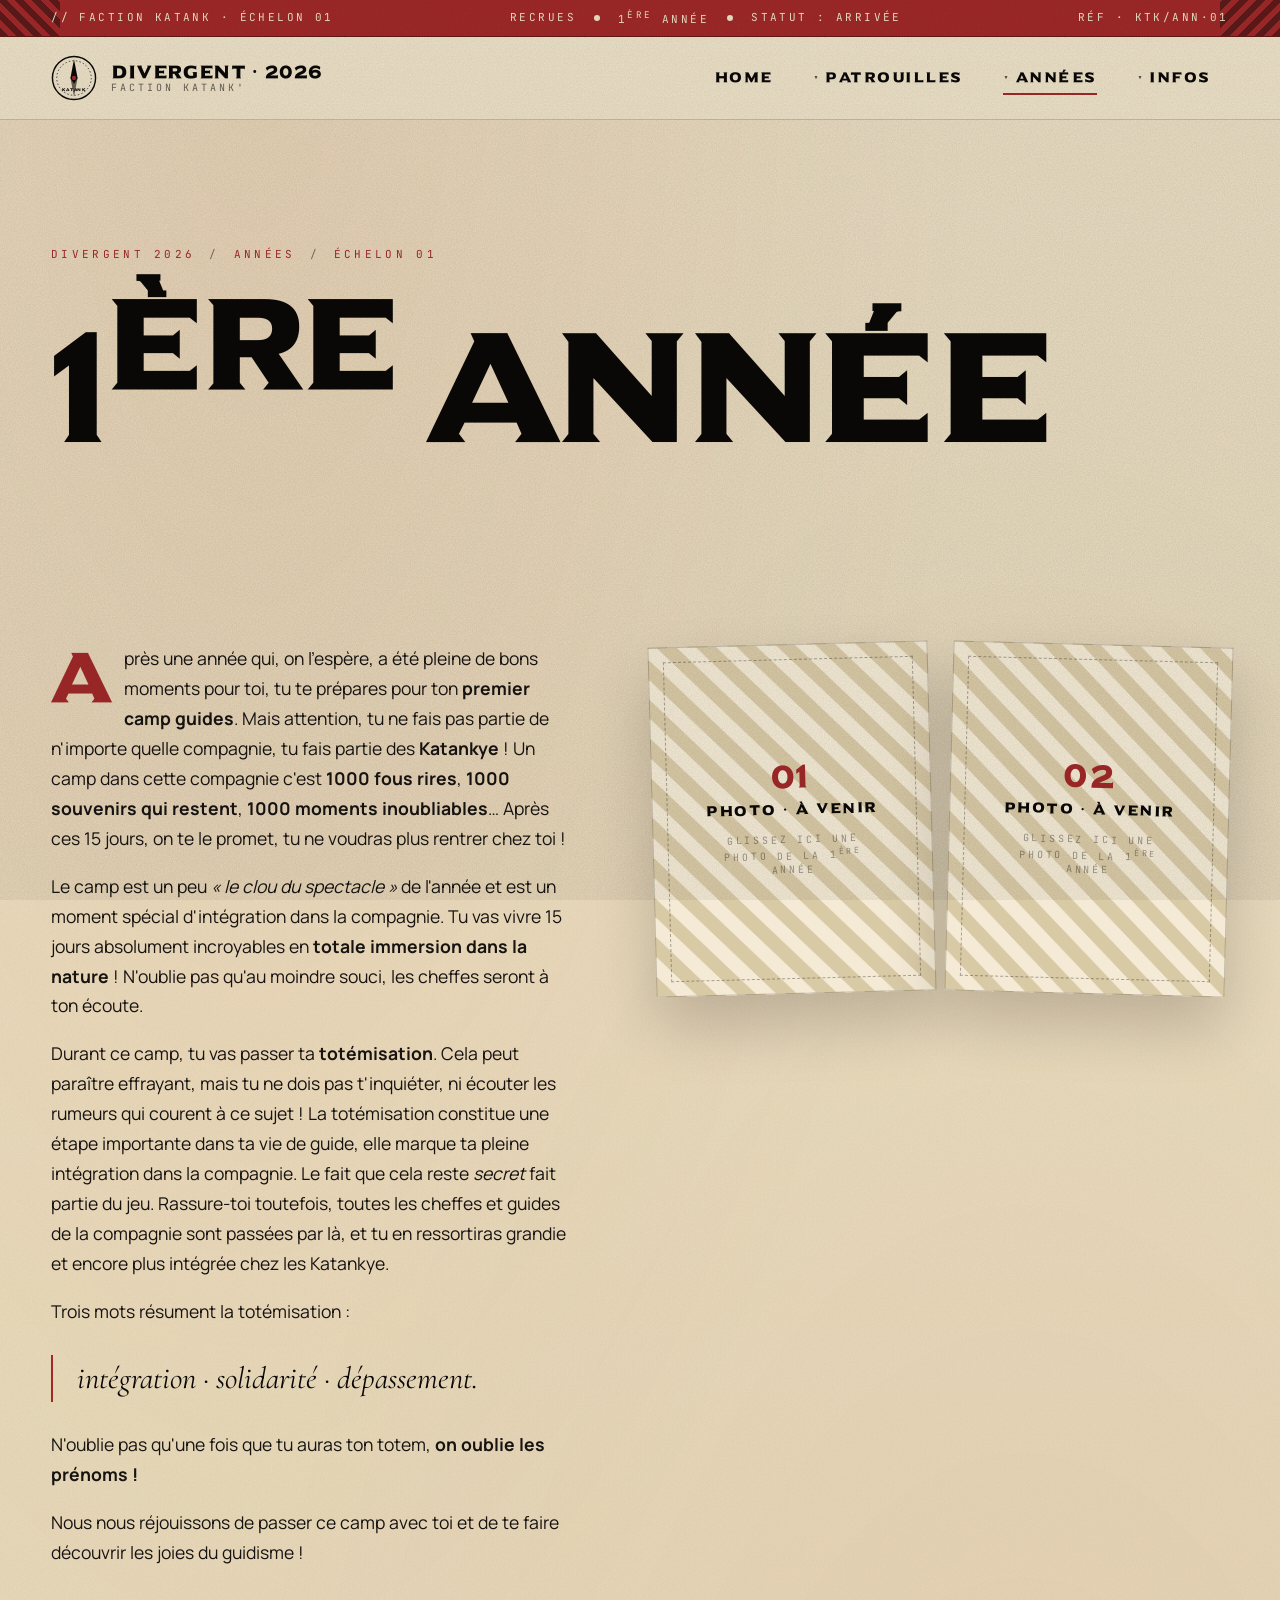
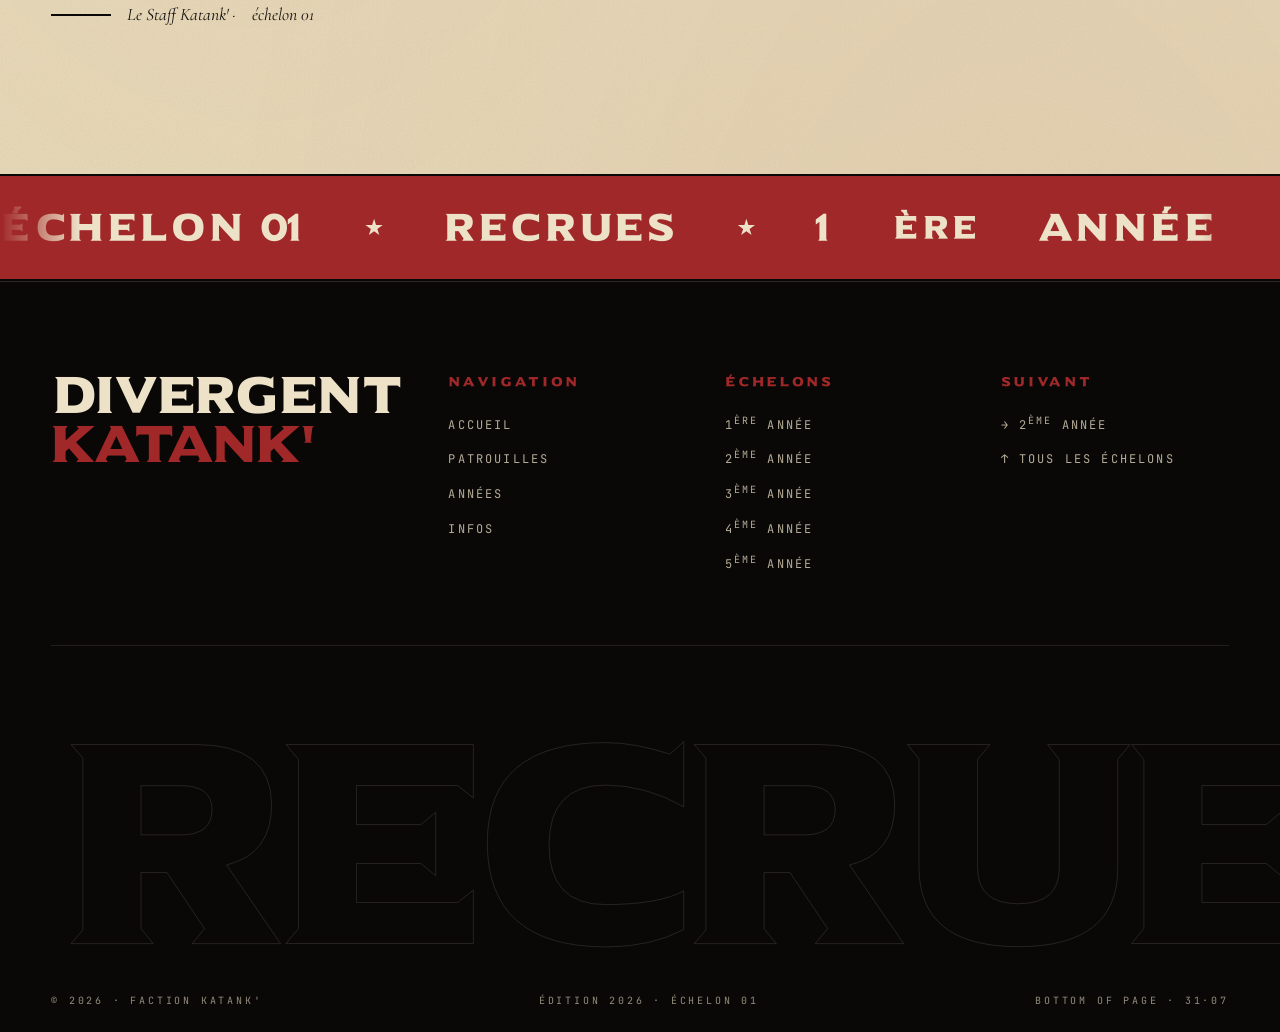
<file: annee-1.html>
<!DOCTYPE html>
<html lang="fr">
<head>
<meta charset="UTF-8">
<meta name="viewport" content="width=device-width, initial-scale=1.0">
<title>1ère année — DIVERGENT 2026</title>
<meta name="description" content="Message aux recrues de 1ère année du camp Katank' Divergent 2026.">
<link rel="stylesheet" href="css/style.css">
<link rel="icon" href="data:image/svg+xml,%3Csvg xmlns='http://www.w3.org/2000/svg' viewBox='0 0 32 32'%3E%3Crect width='32' height='32' fill='%23a02828'/%3E%3Ctext x='50%25' y='62%25' text-anchor='middle' font-family='Arial Black' font-size='20' fill='%23ede2c8' font-weight='900'%3EP%3C/text%3E%3C/svg%3E">
</head>
<body class="paper-bg">

<div class="grain-overlay" aria-hidden="true"></div>

<div class="top-tape">
  <span>// FACTION KATANK · ÉCHELON 01</span>
  <div class="top-tape__center">
    <span>RECRUES</span>
    <span class="top-tape__dot"></span>
    <span>1<sup>ère</sup> ANNÉE</span>
    <span class="top-tape__dot"></span>
    <span>STATUT : ARRIVÉE</span>
  </div>
  <span>RÉF · KTK/ANN·01</span>
</div>

<header class="site-header on-paper">
  <nav class="nav" aria-label="Navigation principale">
    <a href="index.html" class="logo">
      <svg class="logo__mark" viewBox="0 0 64 64" aria-hidden="true">
        <circle cx="32" cy="32" r="30" fill="none" stroke="currentColor" stroke-width="2"/>
        <circle cx="32" cy="32" r="24" fill="none" stroke="currentColor" stroke-width="1" stroke-dasharray="2 3"/>
        <path fill="currentColor" d="M32 6l5 26-5 8-5-8z"/>
        <path fill="currentColor" opacity="0.6" d="M32 58l-5-26 5-8 5 8z"/>
        <circle cx="32" cy="32" r="3" fill="#a02828"/>
        <text x="32" y="50" text-anchor="middle" font-family="Universal Serif, serif" font-size="6" fill="currentColor" font-weight="900" letter-spacing="1">KATANK</text>
      </svg>
      <span class="logo__txt">
        <span>Divergent · 2026</span>
        <small>Faction Katank'</small>
      </span>
    </a>

    <ul class="nav-list">
      <li class="nav-item"><a href="index.html" class="nav-link">Home</a></li>
      <li class="nav-item">
        <a href="patrouille-guepards.html" class="nav-link" aria-haspopup="true">Patrouilles</a>
        <div class="dropdown">
          <a href="patrouille-guepards.html">Guépards <small>01</small></a>
          <a href="patrouille-loups.html">Loups <small>02</small></a>
          <a href="patrouille-eperviers.html">Eperviers <small>03</small></a>
          <a href="patrouille-pumas.html">Pumas <small>04</small></a>
          <a href="patrouille-castors.html">Castors <small>05</small></a>
        </div>
      </li>
      <li class="nav-item is-active">
        <a href="annees.html" class="nav-link" aria-haspopup="true">Années</a>
        <div class="dropdown">
          <a href="annee-1.html">1<sup>ère</sup> année</a>
          <a href="annee-2.html">2<sup>ème</sup> année</a>
          <a href="annee-3.html">3<sup>ème</sup> année</a>
          <a href="annee-4.html">4<sup>ème</sup> année</a>
          <a href="annee-5.html">5<sup>ème</sup> année</a>
        </div>
      </li>
      <li class="nav-item">
        <a href="infos.html" class="nav-link" aria-haspopup="true">Infos</a>
        <div class="dropdown">
          <a href="infos.html#programme">Programme <small>01</small></a>
          <a href="infos.html#trousseau">Trousseau <small>02</small></a>
          <a href="infos.html#lieu">Lieu &amp; Accès <small>03</small></a>
          <a href="infos.html#inscription">Inscription <small>04</small></a>
          <a href="infos.html#contact">Contact <small>05</small></a>
          <a href="infos.html#faq">F·A·Q <small>06</small></a>
        </div>
      </li>
    </ul>
    <button class="burger" aria-label="Ouvrir le menu"><span></span><span></span><span></span></button>
  </nav>
</header>

<section class="page-hero">
  <div class="page-hero__inner">
    <p class="page-hero__crumbs" data-reveal>Divergent 2026 <span>/</span> Années <span>/</span> Échelon 01</p>
    <h1 class="page-hero__title" data-reveal data-reveal-delay="1">1<sup>ère</sup> année</h1>
  </div>
</section>

<section class="year-detail">
  <div class="year-detail__inner">
    <div class="year-detail__msg" data-reveal>
      <p>
        Après une année qui, on l'espère, a été pleine de bons moments pour toi, tu te
        prépares pour ton <strong>premier camp guides</strong>. Mais attention, tu ne fais
        pas partie de n'importe quelle compagnie, tu fais partie des <strong>Katankye</strong> !
        Un camp dans cette compagnie c'est <strong>1000 fous rires</strong>,
        <strong>1000 souvenirs qui restent</strong>, <strong>1000 moments inoubliables</strong>…
        Après ces 15 jours, on te le promet, tu ne voudras plus rentrer chez toi !
      </p>
      <p>
        Le camp est un peu <em>« le clou du spectacle »</em> de l'année et est un moment
        spécial d'intégration dans la compagnie. Tu vas vivre 15 jours absolument incroyables
        en <strong>totale immersion dans la nature</strong> ! N'oublie pas qu'au moindre
        souci, les cheffes seront à ton écoute.
      </p>
      <p>
        Durant ce camp, tu vas passer ta <strong>totémisation</strong>. Cela peut paraître
        effrayant, mais tu ne dois pas t'inquiéter, ni écouter les rumeurs qui courent à ce
        sujet ! La totémisation constitue une étape importante dans ta vie de guide, elle
        marque ta pleine intégration dans la compagnie. Le fait que cela reste
        <em>secret</em> fait partie du jeu. Rassure-toi toutefois, toutes les cheffes et
        guides de la compagnie sont passées par là, et tu en ressortiras grandie et encore
        plus intégrée chez les Katankye.
      </p>
      <p>Trois mots résument la totémisation :</p>
      <blockquote class="year-detail__quote">
        intégration · solidarité · dépassement.
      </blockquote>
      <p>
        N'oublie pas qu'une fois que tu auras ton totem, <strong>on oublie les prénoms !</strong>
      </p>
      <p>
        Nous nous réjouissons de passer ce camp avec toi et de te faire découvrir les joies
        du guidisme !
      </p>
      <p class="year-detail__sign">Le Staff Katank' &middot; <em>échelon 01</em></p>
    </div>

    <aside class="photo-stack photo-stack--two" data-reveal data-reveal-delay="2" aria-label="Photos · 1ère année">
      <div class="photo-slot photo-slot--rotate-l">
        <span class="photo-slot__num">01</span>
        <span class="photo-slot__label">Photo · à venir</span>
        <span class="photo-slot__hint">Glissez ici une photo de la 1<sup>ère</sup> année</span>
      </div>
      <div class="photo-slot photo-slot--rotate-r">
        <span class="photo-slot__num">02</span>
        <span class="photo-slot__label">Photo · à venir</span>
        <span class="photo-slot__hint">Glissez ici une photo de la 1<sup>ère</sup> année</span>
      </div>
    </aside>
  </div>
</section>

<div class="marquee" aria-hidden="true">
  <div class="marquee__track">
    <span class="marquee__item">ÉCHELON 01<span class="marquee__star"></span>RECRUES<span class="marquee__star"></span>1<sup>ÈRE</sup> ANNÉE<span class="marquee__star"></span>BIENVENUE AU DIVERGENT<span class="marquee__star"></span>ÉCHELON 01<span class="marquee__star"></span>RECRUES<span class="marquee__star"></span></span>
    <span class="marquee__item" aria-hidden="true">ÉCHELON 01<span class="marquee__star"></span>RECRUES<span class="marquee__star"></span>1<sup>ÈRE</sup> ANNÉE<span class="marquee__star"></span>BIENVENUE AU DIVERGENT<span class="marquee__star"></span>ÉCHELON 01<span class="marquee__star"></span>RECRUES<span class="marquee__star"></span></span>
  </div>
</div>

<footer class="footer">
  <div class="footer__inner">
    <div class="footer__top">
      <div>
        <h3 class="footer__brand">Divergent<br><em>Katank'</em></h3>
      </div>
      <div class="footer__col">
        <h4>Navigation</h4>
        <ul>
          <li><a href="index.html">Accueil</a></li>
          <li><a href="patrouille-guepards.html">Patrouilles</a></li>
          <li><a href="annees.html">Années</a></li>
          <li><a href="infos.html">Infos</a></li>
        </ul>
      </div>
      <div class="footer__col">
        <h4>Échelons</h4>
        <ul>
          <li><a href="annee-1.html">1<sup>ère</sup> année</a></li>
          <li><a href="annee-2.html">2<sup>ème</sup> année</a></li>
          <li><a href="annee-3.html">3<sup>ème</sup> année</a></li>
          <li><a href="annee-4.html">4<sup>ème</sup> année</a></li>
          <li><a href="annee-5.html">5<sup>ème</sup> année</a></li>
        </ul>
      </div>
      <div class="footer__col">
        <h4>Suivant</h4>
        <ul>
          <li><a href="annee-2.html">→ 2<sup>ème</sup> année</a></li>
          <li><a href="annees.html">↑ Tous les échelons</a></li>
        </ul>
      </div>
    </div>
    <div class="footer__bigword" aria-hidden="true">RECRUES</div>
    <div class="footer__bottom">
      <span>© <span id="current-year">2026</span> · Faction Katank'</span>
      <span>Édition 2026 · Échelon 01</span>
      <span>Bottom of page · 31·07</span>
    </div>
  </div>
</footer>

<script src="js/main.js"></script>
</body>
</html>
</file>
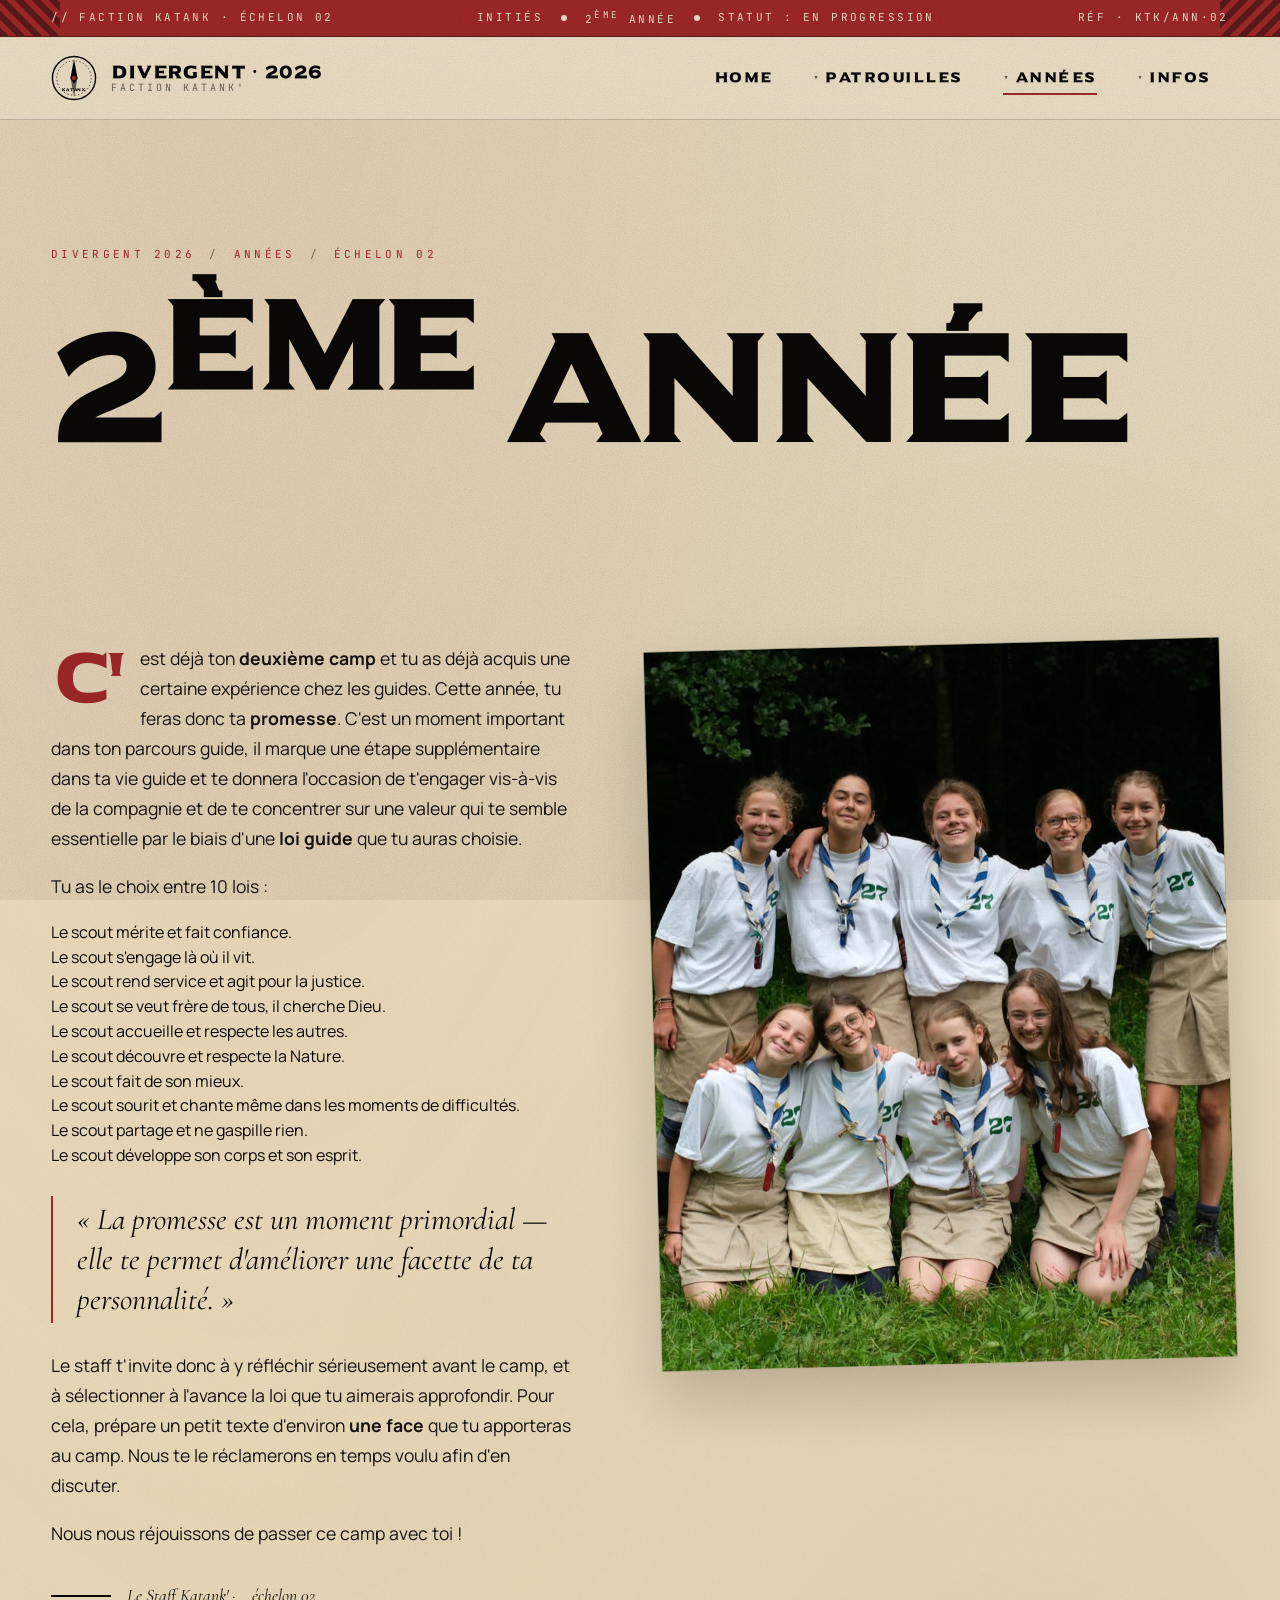
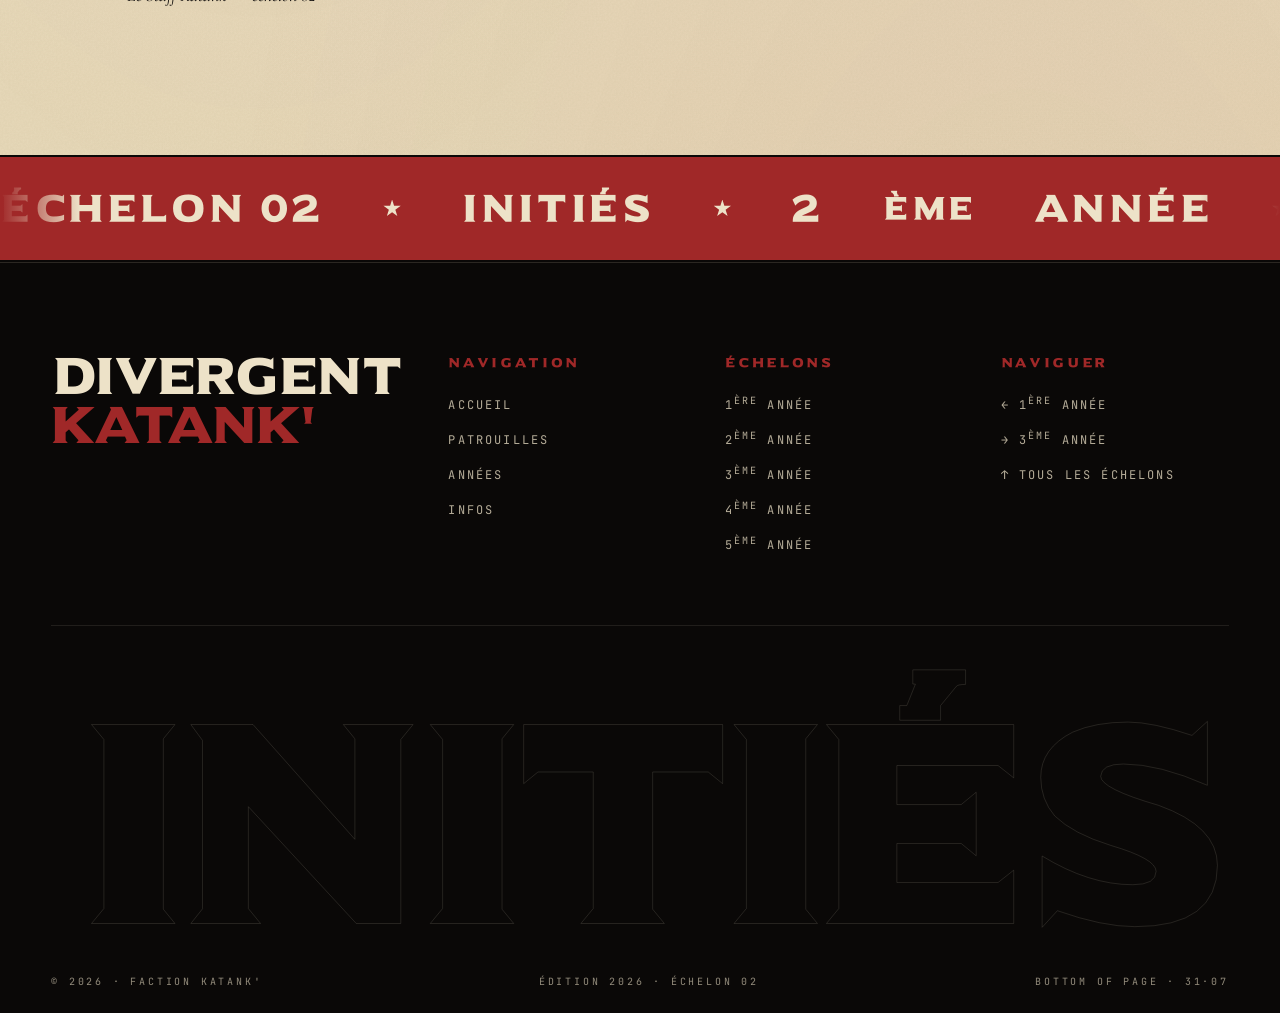
<file: annee-2.html>
<!DOCTYPE html>
<html lang="fr">
<head>
<meta charset="UTF-8">
<meta name="viewport" content="width=device-width, initial-scale=1.0">
<title>2ème année — DIVERGENT 2026</title>
<meta name="description" content="Message aux initiés de 2ème année du camp Katank' Divergent 2026.">
<link rel="stylesheet" href="css/style.css">
<link rel="icon" href="data:image/svg+xml,%3Csvg xmlns='http://www.w3.org/2000/svg' viewBox='0 0 32 32'%3E%3Crect width='32' height='32' fill='%23a02828'/%3E%3Ctext x='50%25' y='62%25' text-anchor='middle' font-family='Arial Black' font-size='20' fill='%23ede2c8' font-weight='900'%3EP%3C/text%3E%3C/svg%3E">
</head>
<body class="paper-bg">

<div class="grain-overlay" aria-hidden="true"></div>

<div class="top-tape">
  <span>// FACTION KATANK · ÉCHELON 02</span>
  <div class="top-tape__center">
    <span>INITIÉS</span>
    <span class="top-tape__dot"></span>
    <span>2<sup>ème</sup> ANNÉE</span>
    <span class="top-tape__dot"></span>
    <span>STATUT : EN PROGRESSION</span>
  </div>
  <span>RÉF · KTK/ANN·02</span>
</div>

<header class="site-header on-paper">
  <nav class="nav" aria-label="Navigation principale">
    <a href="index.html" class="logo">
      <svg class="logo__mark" viewBox="0 0 64 64" aria-hidden="true">
        <circle cx="32" cy="32" r="30" fill="none" stroke="currentColor" stroke-width="2"/>
        <circle cx="32" cy="32" r="24" fill="none" stroke="currentColor" stroke-width="1" stroke-dasharray="2 3"/>
        <path fill="currentColor" d="M32 6l5 26-5 8-5-8z"/>
        <path fill="currentColor" opacity="0.6" d="M32 58l-5-26 5-8 5 8z"/>
        <circle cx="32" cy="32" r="3" fill="#a02828"/>
        <text x="32" y="50" text-anchor="middle" font-family="Universal Serif, serif" font-size="6" fill="currentColor" font-weight="900" letter-spacing="1">KATANK</text>
      </svg>
      <span class="logo__txt">
        <span>Divergent · 2026</span>
        <small>Faction Katank'</small>
      </span>
    </a>

    <ul class="nav-list">
      <li class="nav-item"><a href="index.html" class="nav-link">Home</a></li>
      <li class="nav-item">
        <a href="patrouille-guepards.html" class="nav-link" aria-haspopup="true">Patrouilles</a>
        <div class="dropdown">
          <a href="patrouille-guepards.html">Guépards <small>01</small></a>
          <a href="patrouille-loups.html">Loups <small>02</small></a>
          <a href="patrouille-eperviers.html">Eperviers <small>03</small></a>
          <a href="patrouille-pumas.html">Pumas <small>04</small></a>
          <a href="patrouille-castors.html">Castors <small>05</small></a>
        </div>
      </li>
      <li class="nav-item is-active">
        <a href="annees.html" class="nav-link" aria-haspopup="true">Années</a>
        <div class="dropdown">
          <a href="annee-1.html">1<sup>ère</sup> année</a>
          <a href="annee-2.html">2<sup>ème</sup> année</a>
          <a href="annee-3.html">3<sup>ème</sup> année</a>
          <a href="annee-4.html">4<sup>ème</sup> année</a>
          <a href="annee-5.html">5<sup>ème</sup> année</a>
        </div>
      </li>
      <li class="nav-item">
        <a href="infos.html" class="nav-link" aria-haspopup="true">Infos</a>
        <div class="dropdown">
          <a href="infos.html#programme">Programme <small>01</small></a>
          <a href="infos.html#trousseau">Trousseau <small>02</small></a>
          <a href="infos.html#lieu">Lieu &amp; Accès <small>03</small></a>
          <a href="infos.html#inscription">Inscription <small>04</small></a>
          <a href="infos.html#contact">Contact <small>05</small></a>
          <a href="infos.html#faq">F·A·Q <small>06</small></a>
        </div>
      </li>
    </ul>
    <button class="burger" aria-label="Ouvrir le menu"><span></span><span></span><span></span></button>
  </nav>
</header>

<section class="page-hero">
  <div class="page-hero__inner">
    <p class="page-hero__crumbs" data-reveal>Divergent 2026 <span>/</span> Années <span>/</span> Échelon 02</p>
    <h1 class="page-hero__title" data-reveal data-reveal-delay="1">2<sup>ème</sup> année</h1>
  </div>
</section>

<section class="year-detail">
  <div class="year-detail__inner">
    <div class="year-detail__msg" data-reveal>
      <p>
        C'est déjà ton <strong>deuxième camp</strong> et tu as déjà acquis une certaine
        expérience chez les guides. Cette année, tu feras donc ta <strong>promesse</strong>.
        C'est un moment important dans ton parcours guide, il marque une étape supplémentaire
        dans ta vie guide et te donnera l'occasion de t'engager vis-à-vis de la compagnie et
        de te concentrer sur une valeur qui te semble essentielle par le biais d'une
        <strong>loi guide</strong> que tu auras choisie.
      </p>
      <p>Tu as le choix entre 10 lois :</p>
      <ul class="tick">
        <li>Le scout mérite et fait confiance.</li>
        <li>Le scout s'engage là où il vit.</li>
        <li>Le scout rend service et agit pour la justice.</li>
        <li>Le scout se veut frère de tous, il cherche Dieu.</li>
        <li>Le scout accueille et respecte les autres.</li>
        <li>Le scout découvre et respecte la Nature.</li>
        <li>Le scout fait de son mieux.</li>
        <li>Le scout sourit et chante même dans les moments de difficultés.</li>
        <li>Le scout partage et ne gaspille rien.</li>
        <li>Le scout développe son corps et son esprit.</li>
      </ul>
      <blockquote class="year-detail__quote">
        « La promesse est un moment primordial — elle te permet d'améliorer une facette de ta personnalité. »
      </blockquote>
      <p>
        Le staff t'invite donc à y réfléchir sérieusement avant le camp, et à sélectionner à
        l'avance la loi que tu aimerais approfondir. Pour cela, prépare un petit texte
        d'environ <strong>une face</strong> que tu apporteras au camp. Nous te le réclamerons
        en temps voulu afin d'en discuter.
      </p>
      <p>Nous nous réjouissons de passer ce camp avec toi !</p>
      <p class="year-detail__sign">Le Staff Katank' &middot; <em>échelon 02</em></p>
    </div>

    <aside class="photo-stack" data-reveal data-reveal-delay="2">
      <img src="assets/photos/photo-1.jpg" alt="Photo de la 2ème année — camp Divergent 2026" class="photo photo--rotate-l" loading="lazy">
    </aside>
  </div>
</section>

<div class="marquee" aria-hidden="true">
  <div class="marquee__track">
    <span class="marquee__item">ÉCHELON 02<span class="marquee__star"></span>INITIÉS<span class="marquee__star"></span>2<sup>ÈME</sup> ANNÉE<span class="marquee__star"></span>TENDS LA MAIN<span class="marquee__star"></span>ÉCHELON 02<span class="marquee__star"></span>INITIÉS<span class="marquee__star"></span></span>
    <span class="marquee__item" aria-hidden="true">ÉCHELON 02<span class="marquee__star"></span>INITIÉS<span class="marquee__star"></span>2<sup>ÈME</sup> ANNÉE<span class="marquee__star"></span>TENDS LA MAIN<span class="marquee__star"></span>ÉCHELON 02<span class="marquee__star"></span>INITIÉS<span class="marquee__star"></span></span>
  </div>
</div>

<footer class="footer">
  <div class="footer__inner">
    <div class="footer__top">
      <div>
        <h3 class="footer__brand">Divergent<br><em>Katank'</em></h3>
      </div>
      <div class="footer__col">
        <h4>Navigation</h4>
        <ul>
          <li><a href="index.html">Accueil</a></li>
          <li><a href="patrouille-guepards.html">Patrouilles</a></li>
          <li><a href="annees.html">Années</a></li>
          <li><a href="infos.html">Infos</a></li>
        </ul>
      </div>
      <div class="footer__col">
        <h4>Échelons</h4>
        <ul>
          <li><a href="annee-1.html">1<sup>ère</sup> année</a></li>
          <li><a href="annee-2.html">2<sup>ème</sup> année</a></li>
          <li><a href="annee-3.html">3<sup>ème</sup> année</a></li>
          <li><a href="annee-4.html">4<sup>ème</sup> année</a></li>
          <li><a href="annee-5.html">5<sup>ème</sup> année</a></li>
        </ul>
      </div>
      <div class="footer__col">
        <h4>Naviguer</h4>
        <ul>
          <li><a href="annee-1.html">← 1<sup>ère</sup> année</a></li>
          <li><a href="annee-3.html">→ 3<sup>ème</sup> année</a></li>
          <li><a href="annees.html">↑ Tous les échelons</a></li>
        </ul>
      </div>
    </div>
    <div class="footer__bigword" aria-hidden="true">INITIÉS</div>
    <div class="footer__bottom">
      <span>© <span id="current-year">2026</span> · Faction Katank'</span>
      <span>Édition 2026 · Échelon 02</span>
      <span>Bottom of page · 31·07</span>
    </div>
  </div>
</footer>

<script src="js/main.js"></script>
</body>
</html>
</file>
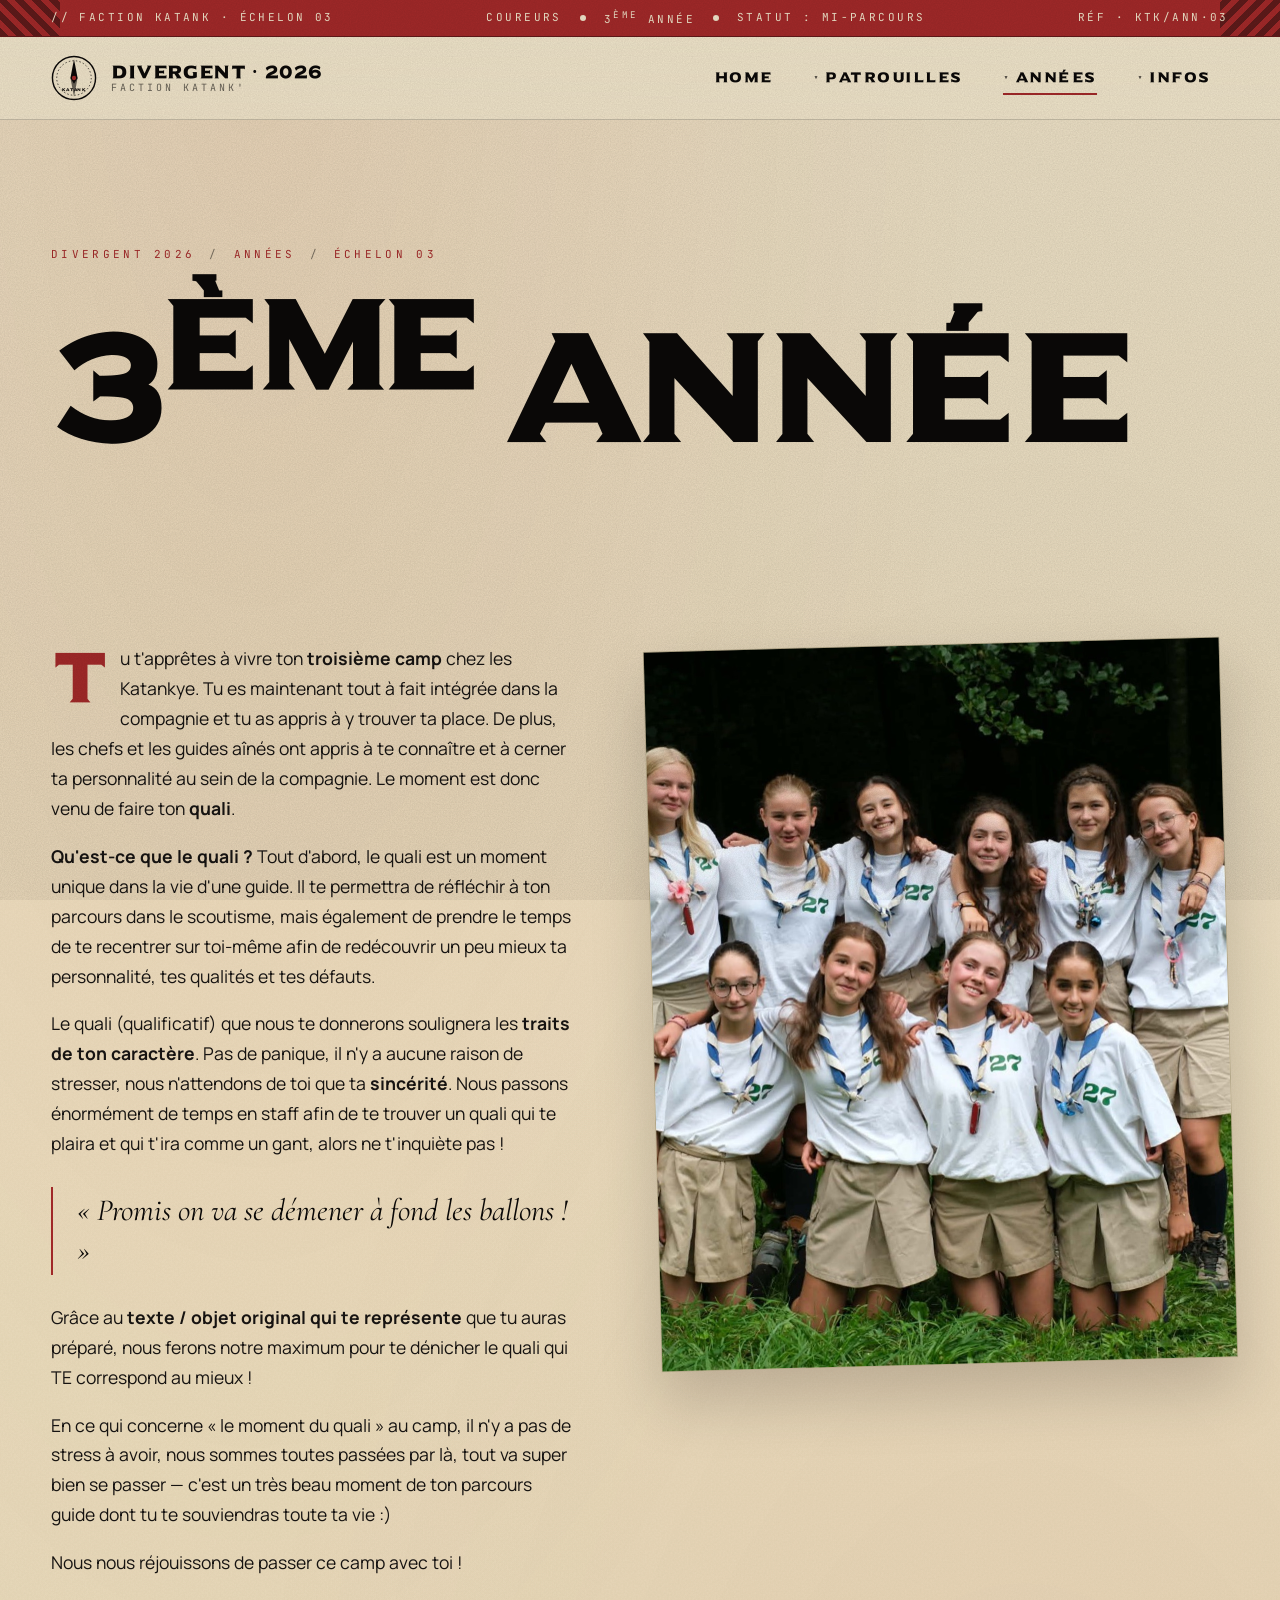
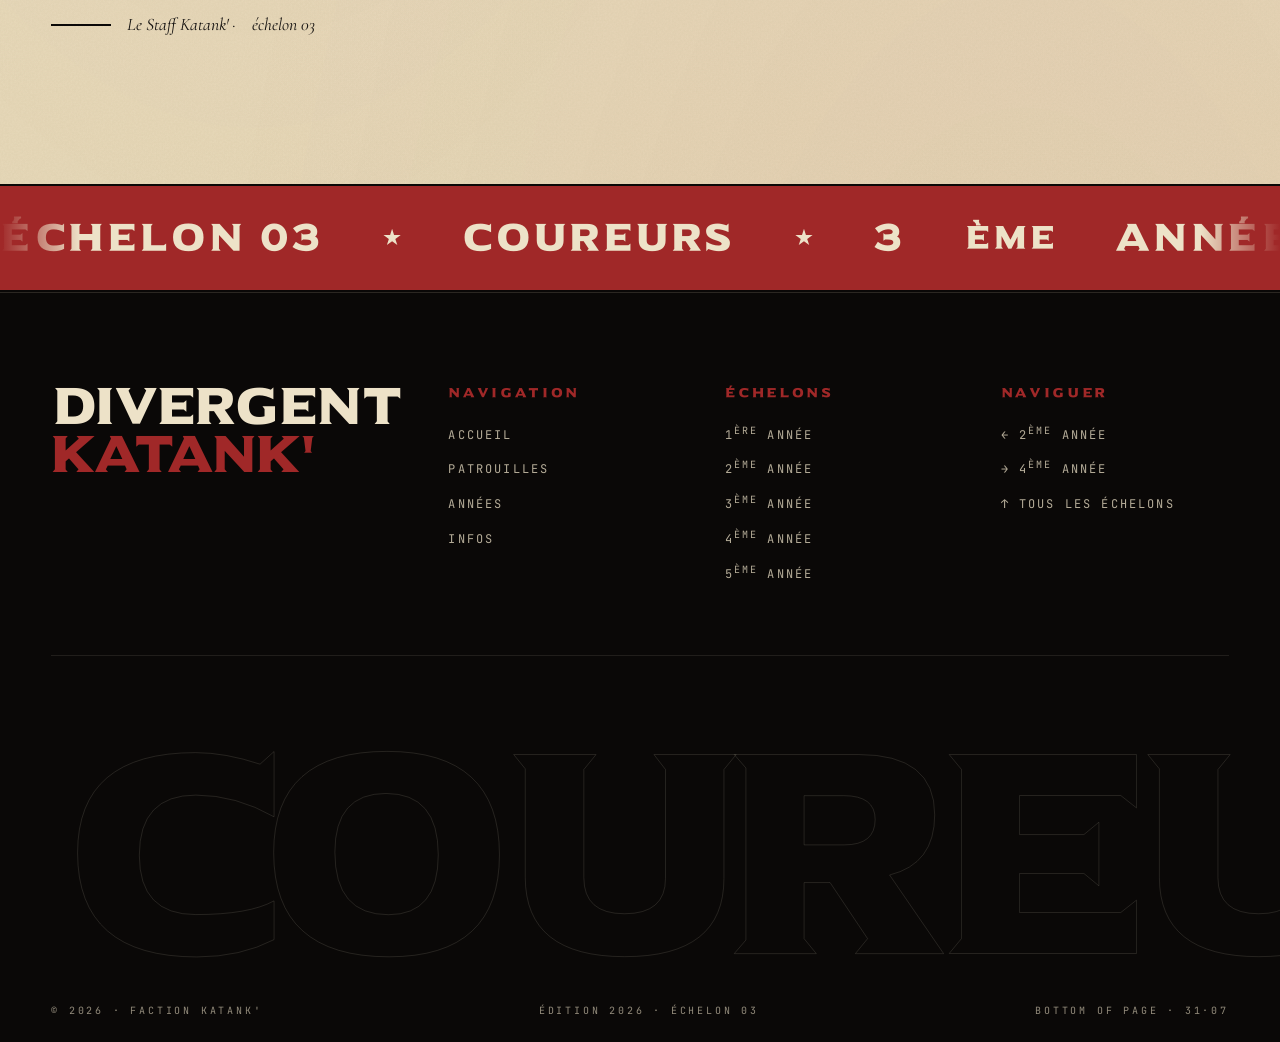
<file: annee-3.html>
<!DOCTYPE html>
<html lang="fr">
<head>
<meta charset="UTF-8">
<meta name="viewport" content="width=device-width, initial-scale=1.0">
<title>3ème année — DIVERGENT 2026</title>
<meta name="description" content="Message aux coureurs de 3ème année du camp Katank' Divergent 2026.">
<link rel="stylesheet" href="css/style.css">
<link rel="icon" href="data:image/svg+xml,%3Csvg xmlns='http://www.w3.org/2000/svg' viewBox='0 0 32 32'%3E%3Crect width='32' height='32' fill='%23a02828'/%3E%3Ctext x='50%25' y='62%25' text-anchor='middle' font-family='Arial Black' font-size='20' fill='%23ede2c8' font-weight='900'%3EP%3C/text%3E%3C/svg%3E">
</head>
<body class="paper-bg">

<div class="grain-overlay" aria-hidden="true"></div>

<div class="top-tape">
  <span>// FACTION KATANK · ÉCHELON 03</span>
  <div class="top-tape__center">
    <span>COUREURS</span>
    <span class="top-tape__dot"></span>
    <span>3<sup>ème</sup> ANNÉE</span>
    <span class="top-tape__dot"></span>
    <span>STATUT : MI-PARCOURS</span>
  </div>
  <span>RÉF · KTK/ANN·03</span>
</div>

<header class="site-header on-paper">
  <nav class="nav" aria-label="Navigation principale">
    <a href="index.html" class="logo">
      <svg class="logo__mark" viewBox="0 0 64 64" aria-hidden="true">
        <circle cx="32" cy="32" r="30" fill="none" stroke="currentColor" stroke-width="2"/>
        <circle cx="32" cy="32" r="24" fill="none" stroke="currentColor" stroke-width="1" stroke-dasharray="2 3"/>
        <path fill="currentColor" d="M32 6l5 26-5 8-5-8z"/>
        <path fill="currentColor" opacity="0.6" d="M32 58l-5-26 5-8 5 8z"/>
        <circle cx="32" cy="32" r="3" fill="#a02828"/>
        <text x="32" y="50" text-anchor="middle" font-family="Universal Serif, serif" font-size="6" fill="currentColor" font-weight="900" letter-spacing="1">KATANK</text>
      </svg>
      <span class="logo__txt">
        <span>Divergent · 2026</span>
        <small>Faction Katank'</small>
      </span>
    </a>

    <ul class="nav-list">
      <li class="nav-item"><a href="index.html" class="nav-link">Home</a></li>
      <li class="nav-item">
        <a href="patrouille-guepards.html" class="nav-link" aria-haspopup="true">Patrouilles</a>
        <div class="dropdown">
          <a href="patrouille-guepards.html">Guépards <small>01</small></a>
          <a href="patrouille-loups.html">Loups <small>02</small></a>
          <a href="patrouille-eperviers.html">Eperviers <small>03</small></a>
          <a href="patrouille-pumas.html">Pumas <small>04</small></a>
          <a href="patrouille-castors.html">Castors <small>05</small></a>
        </div>
      </li>
      <li class="nav-item is-active">
        <a href="annees.html" class="nav-link" aria-haspopup="true">Années</a>
        <div class="dropdown">
          <a href="annee-1.html">1<sup>ère</sup> année</a>
          <a href="annee-2.html">2<sup>ème</sup> année</a>
          <a href="annee-3.html">3<sup>ème</sup> année</a>
          <a href="annee-4.html">4<sup>ème</sup> année</a>
          <a href="annee-5.html">5<sup>ème</sup> année</a>
        </div>
      </li>
      <li class="nav-item">
        <a href="infos.html" class="nav-link" aria-haspopup="true">Infos</a>
        <div class="dropdown">
          <a href="infos.html#programme">Programme <small>01</small></a>
          <a href="infos.html#trousseau">Trousseau <small>02</small></a>
          <a href="infos.html#lieu">Lieu &amp; Accès <small>03</small></a>
          <a href="infos.html#inscription">Inscription <small>04</small></a>
          <a href="infos.html#contact">Contact <small>05</small></a>
          <a href="infos.html#faq">F·A·Q <small>06</small></a>
        </div>
      </li>
    </ul>
    <button class="burger" aria-label="Ouvrir le menu"><span></span><span></span><span></span></button>
  </nav>
</header>

<section class="page-hero">
  <div class="page-hero__inner">
    <p class="page-hero__crumbs" data-reveal>Divergent 2026 <span>/</span> Années <span>/</span> Échelon 03</p>
    <h1 class="page-hero__title" data-reveal data-reveal-delay="1">3<sup>ème</sup> année</h1>
  </div>
</section>

<section class="year-detail">
  <div class="year-detail__inner">
    <div class="year-detail__msg" data-reveal>
      <p>
        Tu t'apprêtes à vivre ton <strong>troisième camp</strong> chez les Katankye. Tu es
        maintenant tout à fait intégrée dans la compagnie et tu as appris à y trouver ta
        place. De plus, les chefs et les guides aînés ont appris à te connaître et à cerner
        ta personnalité au sein de la compagnie. Le moment est donc venu de faire ton
        <strong>quali</strong>.
      </p>
      <p>
        <strong>Qu'est-ce que le quali ?</strong> Tout d'abord, le quali est un moment unique
        dans la vie d'une guide. Il te permettra de réfléchir à ton parcours dans le
        scoutisme, mais également de prendre le temps de te recentrer sur toi-même afin de
        redécouvrir un peu mieux ta personnalité, tes qualités et tes défauts.
      </p>
      <p>
        Le quali (qualificatif) que nous te donnerons soulignera les <strong>traits de ton
        caractère</strong>. Pas de panique, il n'y a aucune raison de stresser, nous
        n'attendons de toi que ta <strong>sincérité</strong>. Nous passons énormément de
        temps en staff afin de te trouver un quali qui te plaira et qui t'ira comme un gant,
        alors ne t'inquiète pas !
      </p>
      <blockquote class="year-detail__quote">
        « Promis on va se démener à fond les ballons ! »
      </blockquote>
      <p>
        Grâce au <strong>texte / objet original qui te représente</strong> que tu auras
        préparé, nous ferons notre maximum pour te dénicher le quali qui TE correspond au
        mieux !
      </p>
      <p>
        En ce qui concerne « le moment du quali » au camp, il n'y a pas de stress à avoir,
        nous sommes toutes passées par là, tout va super bien se passer — c'est un très
        beau moment de ton parcours guide dont tu te souviendras toute ta vie :)
      </p>
      <p>Nous nous réjouissons de passer ce camp avec toi !</p>
      <p class="year-detail__sign">Le Staff Katank' &middot; <em>échelon 03</em></p>
    </div>

    <aside class="photo-stack" data-reveal data-reveal-delay="2">
      <img src="assets/photos/photo-2.jpg" alt="Photo de la 3ème année — camp Divergent 2026" class="photo photo--rotate-l" loading="lazy">
    </aside>
  </div>
</section>

<div class="marquee" aria-hidden="true">
  <div class="marquee__track">
    <span class="marquee__item">ÉCHELON 03<span class="marquee__star"></span>COUREURS<span class="marquee__star"></span>3<sup>ÈME</sup> ANNÉE<span class="marquee__star"></span>FAITS LE RYTHME<span class="marquee__star"></span>ÉCHELON 03<span class="marquee__star"></span>COUREURS<span class="marquee__star"></span></span>
    <span class="marquee__item" aria-hidden="true">ÉCHELON 03<span class="marquee__star"></span>COUREURS<span class="marquee__star"></span>3<sup>ÈME</sup> ANNÉE<span class="marquee__star"></span>FAITS LE RYTHME<span class="marquee__star"></span>ÉCHELON 03<span class="marquee__star"></span>COUREURS<span class="marquee__star"></span></span>
  </div>
</div>

<footer class="footer">
  <div class="footer__inner">
    <div class="footer__top">
      <div>
        <h3 class="footer__brand">Divergent<br><em>Katank'</em></h3>
      </div>
      <div class="footer__col">
        <h4>Navigation</h4>
        <ul>
          <li><a href="index.html">Accueil</a></li>
          <li><a href="patrouille-guepards.html">Patrouilles</a></li>
          <li><a href="annees.html">Années</a></li>
          <li><a href="infos.html">Infos</a></li>
        </ul>
      </div>
      <div class="footer__col">
        <h4>Échelons</h4>
        <ul>
          <li><a href="annee-1.html">1<sup>ère</sup> année</a></li>
          <li><a href="annee-2.html">2<sup>ème</sup> année</a></li>
          <li><a href="annee-3.html">3<sup>ème</sup> année</a></li>
          <li><a href="annee-4.html">4<sup>ème</sup> année</a></li>
          <li><a href="annee-5.html">5<sup>ème</sup> année</a></li>
        </ul>
      </div>
      <div class="footer__col">
        <h4>Naviguer</h4>
        <ul>
          <li><a href="annee-2.html">← 2<sup>ème</sup> année</a></li>
          <li><a href="annee-4.html">→ 4<sup>ème</sup> année</a></li>
          <li><a href="annees.html">↑ Tous les échelons</a></li>
        </ul>
      </div>
    </div>
    <div class="footer__bigword" aria-hidden="true">COUREURS</div>
    <div class="footer__bottom">
      <span>© <span id="current-year">2026</span> · Faction Katank'</span>
      <span>Édition 2026 · Échelon 03</span>
      <span>Bottom of page · 31·07</span>
    </div>
  </div>
</footer>

<script src="js/main.js"></script>
</body>
</html>
</file>
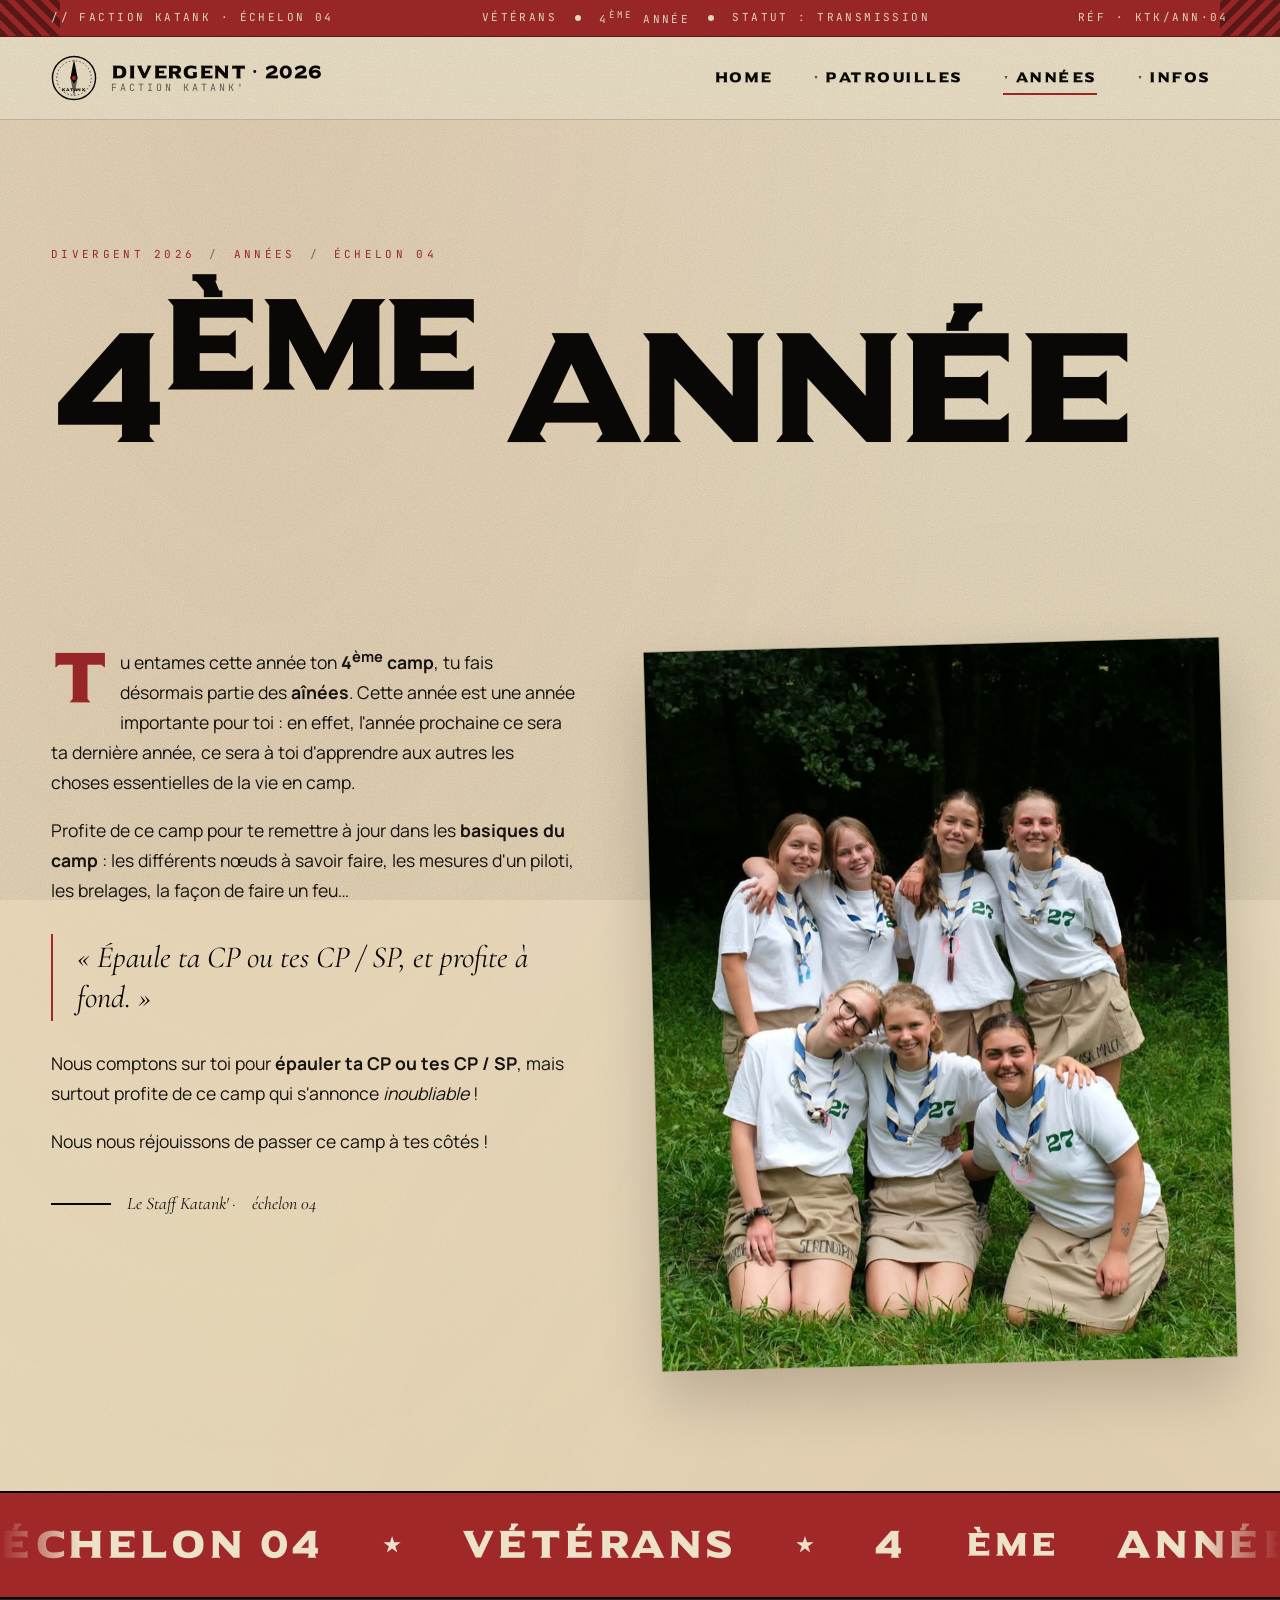
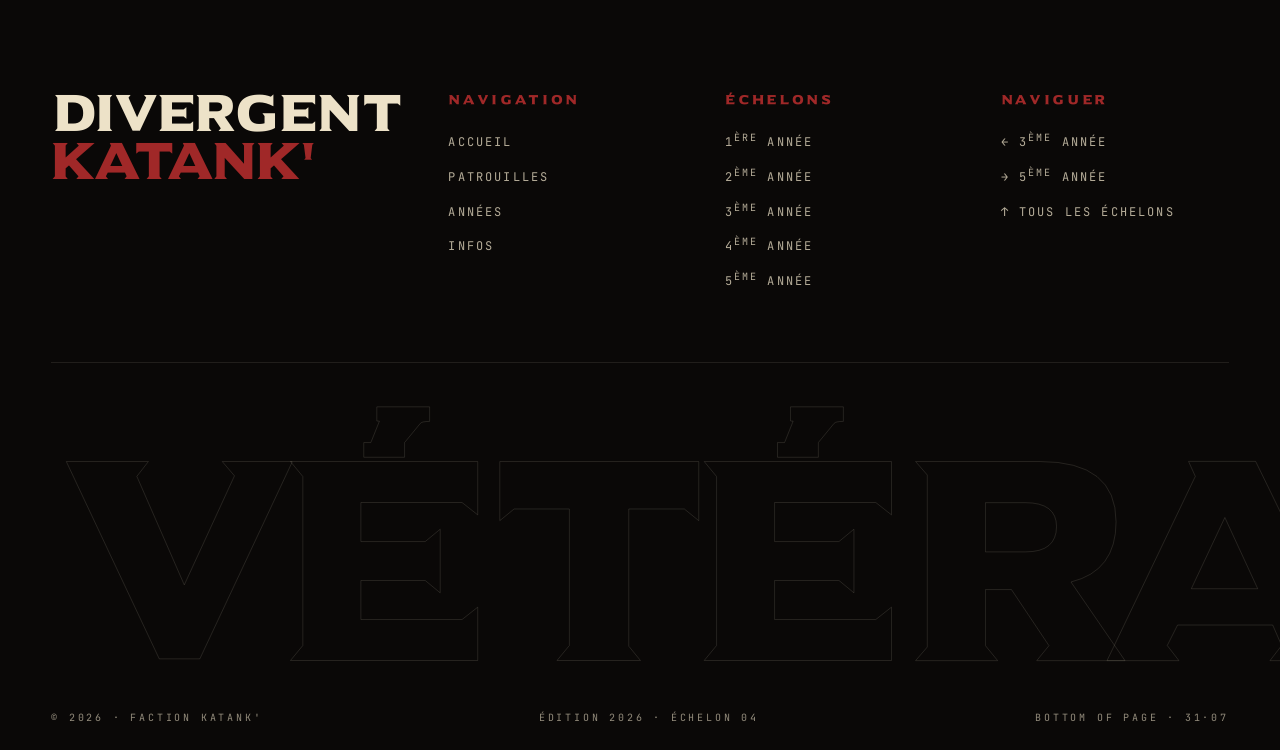
<file: annee-4.html>
<!DOCTYPE html>
<html lang="fr">
<head>
<meta charset="UTF-8">
<meta name="viewport" content="width=device-width, initial-scale=1.0">
<title>4ème année — DIVERGENT 2026</title>
<meta name="description" content="Message aux vétérans de 4ème année du camp Katank' Divergent 2026.">
<link rel="stylesheet" href="css/style.css">
<link rel="icon" href="data:image/svg+xml,%3Csvg xmlns='http://www.w3.org/2000/svg' viewBox='0 0 32 32'%3E%3Crect width='32' height='32' fill='%23a02828'/%3E%3Ctext x='50%25' y='62%25' text-anchor='middle' font-family='Arial Black' font-size='20' fill='%23ede2c8' font-weight='900'%3EP%3C/text%3E%3C/svg%3E">
</head>
<body class="paper-bg">

<div class="grain-overlay" aria-hidden="true"></div>

<div class="top-tape">
  <span>// FACTION KATANK · ÉCHELON 04</span>
  <div class="top-tape__center">
    <span>VÉTÉRANS</span>
    <span class="top-tape__dot"></span>
    <span>4<sup>ème</sup> ANNÉE</span>
    <span class="top-tape__dot"></span>
    <span>STATUT : TRANSMISSION</span>
  </div>
  <span>RÉF · KTK/ANN·04</span>
</div>

<header class="site-header on-paper">
  <nav class="nav" aria-label="Navigation principale">
    <a href="index.html" class="logo">
      <svg class="logo__mark" viewBox="0 0 64 64" aria-hidden="true">
        <circle cx="32" cy="32" r="30" fill="none" stroke="currentColor" stroke-width="2"/>
        <circle cx="32" cy="32" r="24" fill="none" stroke="currentColor" stroke-width="1" stroke-dasharray="2 3"/>
        <path fill="currentColor" d="M32 6l5 26-5 8-5-8z"/>
        <path fill="currentColor" opacity="0.6" d="M32 58l-5-26 5-8 5 8z"/>
        <circle cx="32" cy="32" r="3" fill="#a02828"/>
        <text x="32" y="50" text-anchor="middle" font-family="Universal Serif, serif" font-size="6" fill="currentColor" font-weight="900" letter-spacing="1">KATANK</text>
      </svg>
      <span class="logo__txt">
        <span>Divergent · 2026</span>
        <small>Faction Katank'</small>
      </span>
    </a>

    <ul class="nav-list">
      <li class="nav-item"><a href="index.html" class="nav-link">Home</a></li>
      <li class="nav-item">
        <a href="patrouille-guepards.html" class="nav-link" aria-haspopup="true">Patrouilles</a>
        <div class="dropdown">
          <a href="patrouille-guepards.html">Guépards <small>01</small></a>
          <a href="patrouille-loups.html">Loups <small>02</small></a>
          <a href="patrouille-eperviers.html">Eperviers <small>03</small></a>
          <a href="patrouille-pumas.html">Pumas <small>04</small></a>
          <a href="patrouille-castors.html">Castors <small>05</small></a>
        </div>
      </li>
      <li class="nav-item is-active">
        <a href="annees.html" class="nav-link" aria-haspopup="true">Années</a>
        <div class="dropdown">
          <a href="annee-1.html">1<sup>ère</sup> année</a>
          <a href="annee-2.html">2<sup>ème</sup> année</a>
          <a href="annee-3.html">3<sup>ème</sup> année</a>
          <a href="annee-4.html">4<sup>ème</sup> année</a>
          <a href="annee-5.html">5<sup>ème</sup> année</a>
        </div>
      </li>
      <li class="nav-item">
        <a href="infos.html" class="nav-link" aria-haspopup="true">Infos</a>
        <div class="dropdown">
          <a href="infos.html#programme">Programme <small>01</small></a>
          <a href="infos.html#trousseau">Trousseau <small>02</small></a>
          <a href="infos.html#lieu">Lieu &amp; Accès <small>03</small></a>
          <a href="infos.html#inscription">Inscription <small>04</small></a>
          <a href="infos.html#contact">Contact <small>05</small></a>
          <a href="infos.html#faq">F·A·Q <small>06</small></a>
        </div>
      </li>
    </ul>
    <button class="burger" aria-label="Ouvrir le menu"><span></span><span></span><span></span></button>
  </nav>
</header>

<section class="page-hero">
  <div class="page-hero__inner">
    <p class="page-hero__crumbs" data-reveal>Divergent 2026 <span>/</span> Années <span>/</span> Échelon 04</p>
    <h1 class="page-hero__title" data-reveal data-reveal-delay="1">4<sup>ème</sup> année</h1>
  </div>
</section>

<section class="year-detail">
  <div class="year-detail__inner">
    <div class="year-detail__msg" data-reveal>
      <p>
        Tu entames cette année ton <strong>4<sup>ème</sup> camp</strong>, tu fais désormais
        partie des <strong>aînées</strong>. Cette année est une année importante pour toi :
        en effet, l'année prochaine ce sera ta dernière année, ce sera à toi d'apprendre aux
        autres les choses essentielles de la vie en camp.
      </p>
      <p>
        Profite de ce camp pour te remettre à jour dans les <strong>basiques du camp</strong> :
        les différents nœuds à savoir faire, les mesures d'un piloti, les brelages, la façon
        de faire un feu…
      </p>
      <blockquote class="year-detail__quote">
        « Épaule ta CP ou tes CP / SP, et profite à fond. »
      </blockquote>
      <p>
        Nous comptons sur toi pour <strong>épauler ta CP ou tes CP / SP</strong>, mais surtout
        profite de ce camp qui s'annonce <em>inoubliable</em> !
      </p>
      <p>Nous nous réjouissons de passer ce camp à tes côtés !</p>
      <p class="year-detail__sign">Le Staff Katank' &middot; <em>échelon 04</em></p>
    </div>

    <aside class="photo-stack" data-reveal data-reveal-delay="2">
      <img src="assets/photos/photo-3.jpg" alt="Photo de la 4ème année — camp Divergent 2026" class="photo photo--rotate-l" loading="lazy">
    </aside>
  </div>
</section>

<div class="marquee" aria-hidden="true">
  <div class="marquee__track">
    <span class="marquee__item">ÉCHELON 04<span class="marquee__star"></span>VÉTÉRANS<span class="marquee__star"></span>4<sup>ÈME</sup> ANNÉE<span class="marquee__star"></span>TRANSMETS<span class="marquee__star"></span>ÉCHELON 04<span class="marquee__star"></span>VÉTÉRANS<span class="marquee__star"></span></span>
    <span class="marquee__item" aria-hidden="true">ÉCHELON 04<span class="marquee__star"></span>VÉTÉRANS<span class="marquee__star"></span>4<sup>ÈME</sup> ANNÉE<span class="marquee__star"></span>TRANSMETS<span class="marquee__star"></span>ÉCHELON 04<span class="marquee__star"></span>VÉTÉRANS<span class="marquee__star"></span></span>
  </div>
</div>

<footer class="footer">
  <div class="footer__inner">
    <div class="footer__top">
      <div>
        <h3 class="footer__brand">Divergent<br><em>Katank'</em></h3>
      </div>
      <div class="footer__col">
        <h4>Navigation</h4>
        <ul>
          <li><a href="index.html">Accueil</a></li>
          <li><a href="patrouille-guepards.html">Patrouilles</a></li>
          <li><a href="annees.html">Années</a></li>
          <li><a href="infos.html">Infos</a></li>
        </ul>
      </div>
      <div class="footer__col">
        <h4>Échelons</h4>
        <ul>
          <li><a href="annee-1.html">1<sup>ère</sup> année</a></li>
          <li><a href="annee-2.html">2<sup>ème</sup> année</a></li>
          <li><a href="annee-3.html">3<sup>ème</sup> année</a></li>
          <li><a href="annee-4.html">4<sup>ème</sup> année</a></li>
          <li><a href="annee-5.html">5<sup>ème</sup> année</a></li>
        </ul>
      </div>
      <div class="footer__col">
        <h4>Naviguer</h4>
        <ul>
          <li><a href="annee-3.html">← 3<sup>ème</sup> année</a></li>
          <li><a href="annee-5.html">→ 5<sup>ème</sup> année</a></li>
          <li><a href="annees.html">↑ Tous les échelons</a></li>
        </ul>
      </div>
    </div>
    <div class="footer__bigword" aria-hidden="true">VÉTÉRANS</div>
    <div class="footer__bottom">
      <span>© <span id="current-year">2026</span> · Faction Katank'</span>
      <span>Édition 2026 · Échelon 04</span>
      <span>Bottom of page · 31·07</span>
    </div>
  </div>
</footer>

<script src="js/main.js"></script>
</body>
</html>
</file>
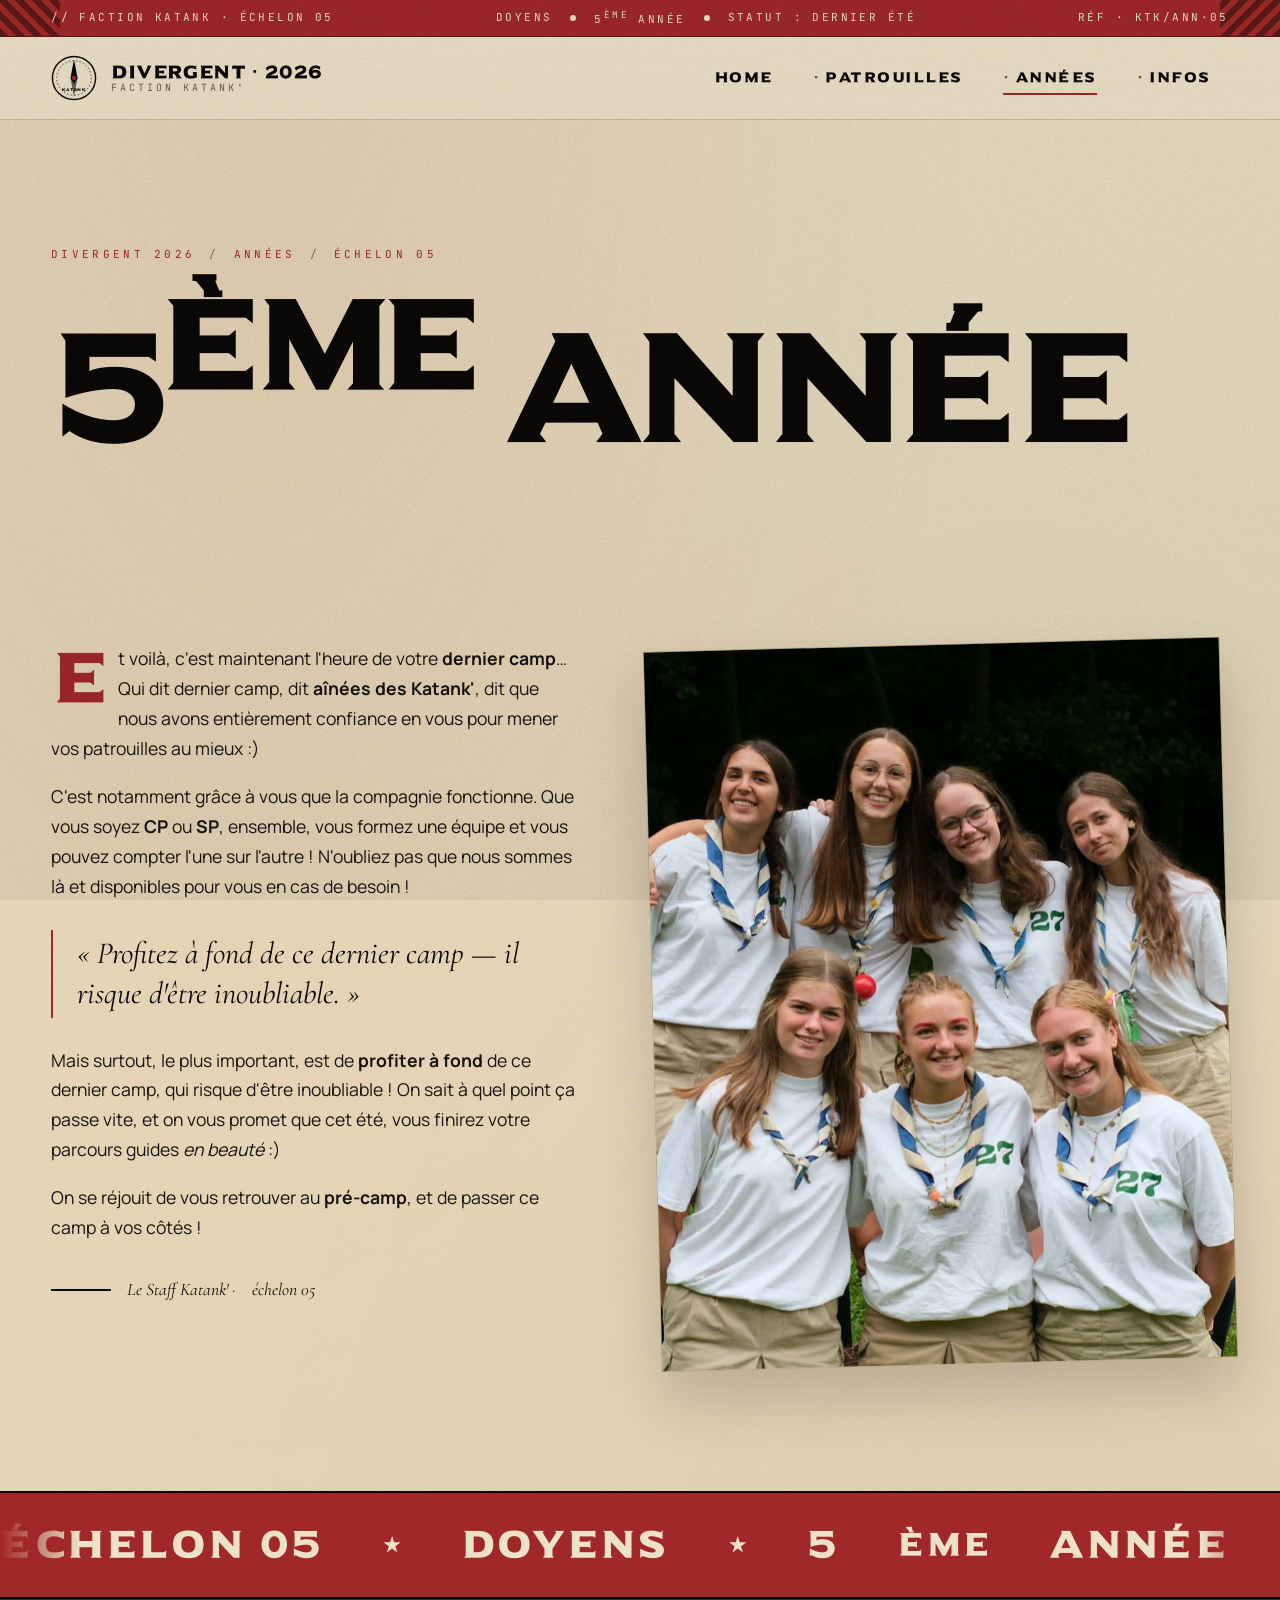
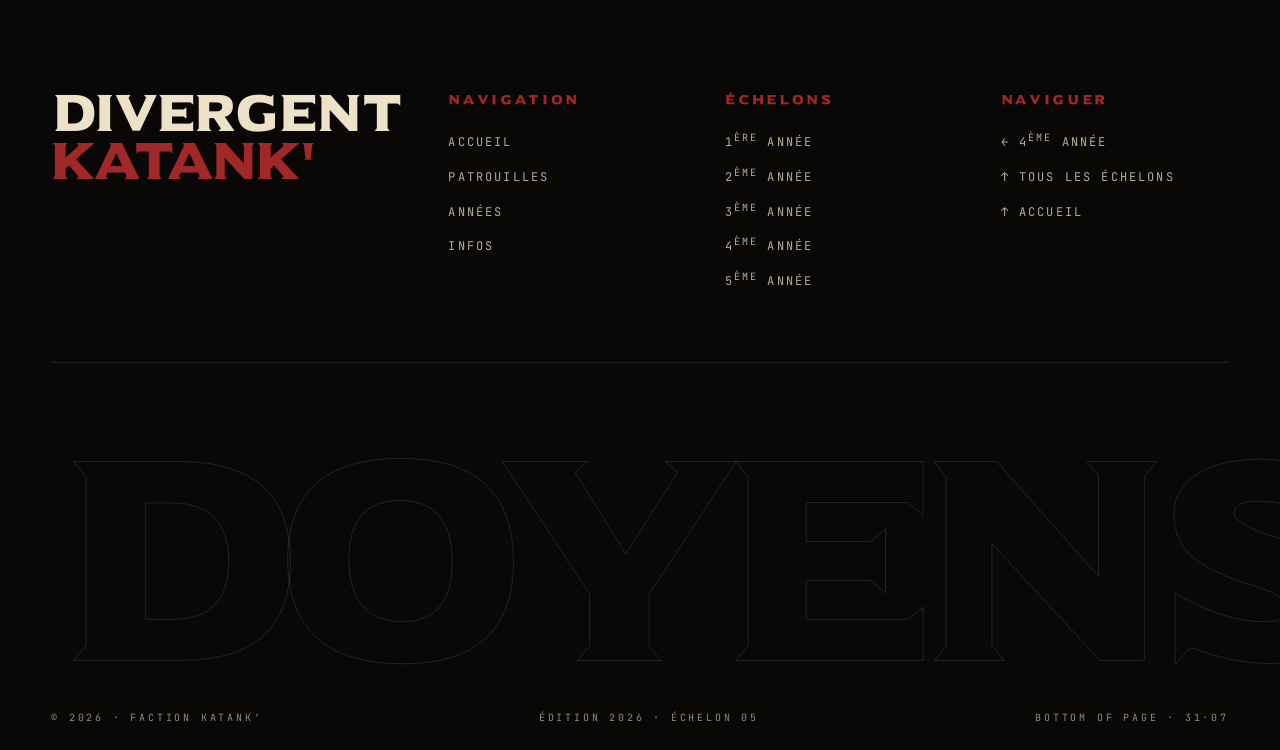
<file: annee-5.html>
<!DOCTYPE html>
<html lang="fr">
<head>
<meta charset="UTF-8">
<meta name="viewport" content="width=device-width, initial-scale=1.0">
<title>5ème année — DIVERGENT 2026</title>
<meta name="description" content="Message aux doyens de 5ème année du camp Katank' Divergent 2026.">
<link rel="stylesheet" href="css/style.css">
<link rel="icon" href="data:image/svg+xml,%3Csvg xmlns='http://www.w3.org/2000/svg' viewBox='0 0 32 32'%3E%3Crect width='32' height='32' fill='%23a02828'/%3E%3Ctext x='50%25' y='62%25' text-anchor='middle' font-family='Arial Black' font-size='20' fill='%23ede2c8' font-weight='900'%3EP%3C/text%3E%3C/svg%3E">
</head>
<body class="paper-bg">

<div class="grain-overlay" aria-hidden="true"></div>

<div class="top-tape">
  <span>// FACTION KATANK · ÉCHELON 05</span>
  <div class="top-tape__center">
    <span>DOYENS</span>
    <span class="top-tape__dot"></span>
    <span>5<sup>ème</sup> ANNÉE</span>
    <span class="top-tape__dot"></span>
    <span>STATUT : DERNIER ÉTÉ</span>
  </div>
  <span>RÉF · KTK/ANN·05</span>
</div>

<header class="site-header on-paper">
  <nav class="nav" aria-label="Navigation principale">
    <a href="index.html" class="logo">
      <svg class="logo__mark" viewBox="0 0 64 64" aria-hidden="true">
        <circle cx="32" cy="32" r="30" fill="none" stroke="currentColor" stroke-width="2"/>
        <circle cx="32" cy="32" r="24" fill="none" stroke="currentColor" stroke-width="1" stroke-dasharray="2 3"/>
        <path fill="currentColor" d="M32 6l5 26-5 8-5-8z"/>
        <path fill="currentColor" opacity="0.6" d="M32 58l-5-26 5-8 5 8z"/>
        <circle cx="32" cy="32" r="3" fill="#a02828"/>
        <text x="32" y="50" text-anchor="middle" font-family="Universal Serif, serif" font-size="6" fill="currentColor" font-weight="900" letter-spacing="1">KATANK</text>
      </svg>
      <span class="logo__txt">
        <span>Divergent · 2026</span>
        <small>Faction Katank'</small>
      </span>
    </a>

    <ul class="nav-list">
      <li class="nav-item"><a href="index.html" class="nav-link">Home</a></li>
      <li class="nav-item">
        <a href="patrouille-guepards.html" class="nav-link" aria-haspopup="true">Patrouilles</a>
        <div class="dropdown">
          <a href="patrouille-guepards.html">Guépards <small>01</small></a>
          <a href="patrouille-loups.html">Loups <small>02</small></a>
          <a href="patrouille-eperviers.html">Eperviers <small>03</small></a>
          <a href="patrouille-pumas.html">Pumas <small>04</small></a>
          <a href="patrouille-castors.html">Castors <small>05</small></a>
        </div>
      </li>
      <li class="nav-item is-active">
        <a href="annees.html" class="nav-link" aria-haspopup="true">Années</a>
        <div class="dropdown">
          <a href="annee-1.html">1<sup>ère</sup> année</a>
          <a href="annee-2.html">2<sup>ème</sup> année</a>
          <a href="annee-3.html">3<sup>ème</sup> année</a>
          <a href="annee-4.html">4<sup>ème</sup> année</a>
          <a href="annee-5.html">5<sup>ème</sup> année</a>
        </div>
      </li>
      <li class="nav-item">
        <a href="infos.html" class="nav-link" aria-haspopup="true">Infos</a>
        <div class="dropdown">
          <a href="infos.html#programme">Programme <small>01</small></a>
          <a href="infos.html#trousseau">Trousseau <small>02</small></a>
          <a href="infos.html#lieu">Lieu &amp; Accès <small>03</small></a>
          <a href="infos.html#inscription">Inscription <small>04</small></a>
          <a href="infos.html#contact">Contact <small>05</small></a>
          <a href="infos.html#faq">F·A·Q <small>06</small></a>
        </div>
      </li>
    </ul>
    <button class="burger" aria-label="Ouvrir le menu"><span></span><span></span><span></span></button>
  </nav>
</header>

<section class="page-hero">
  <div class="page-hero__inner">
    <p class="page-hero__crumbs" data-reveal>Divergent 2026 <span>/</span> Années <span>/</span> Échelon 05</p>
    <h1 class="page-hero__title" data-reveal data-reveal-delay="1">5<sup>ème</sup> année</h1>
  </div>
</section>

<section class="year-detail">
  <div class="year-detail__inner">
    <div class="year-detail__msg" data-reveal>
      <p>
        Et voilà, c'est maintenant l'heure de votre <strong>dernier camp</strong>… Qui dit
        dernier camp, dit <strong>aînées des Katank'</strong>, dit que nous avons entièrement
        confiance en vous pour mener vos patrouilles au mieux :)
      </p>
      <p>
        C'est notamment grâce à vous que la compagnie fonctionne. Que vous soyez
        <strong>CP</strong> ou <strong>SP</strong>, ensemble, vous formez une équipe et vous
        pouvez compter l'une sur l'autre ! N'oubliez pas que nous sommes là et disponibles
        pour vous en cas de besoin !
      </p>
      <blockquote class="year-detail__quote">
        « Profitez à fond de ce dernier camp — il risque d'être inoubliable. »
      </blockquote>
      <p>
        Mais surtout, le plus important, est de <strong>profiter à fond</strong> de ce dernier
        camp, qui risque d'être inoubliable ! On sait à quel point ça passe vite, et on vous
        promet que cet été, vous finirez votre parcours guides <em>en beauté</em> :)
      </p>
      <p>
        On se réjouit de vous retrouver au <strong>pré-camp</strong>, et de passer ce camp à
        vos côtés !
      </p>
      <p class="year-detail__sign">Le Staff Katank' &middot; <em>échelon 05</em></p>
    </div>

    <aside class="photo-stack" data-reveal data-reveal-delay="2">
      <img src="assets/photos/photo-4.jpg" alt="Photo de la 5ème année — camp Divergent 2026" class="photo photo--rotate-l" loading="lazy">
    </aside>
  </div>
</section>

<div class="marquee" aria-hidden="true">
  <div class="marquee__track">
    <span class="marquee__item">ÉCHELON 05<span class="marquee__star"></span>DOYENS<span class="marquee__star"></span>5<sup>ÈME</sup> ANNÉE<span class="marquee__star"></span>SERMENT FINAL<span class="marquee__star"></span>ÉCHELON 05<span class="marquee__star"></span>DOYENS<span class="marquee__star"></span></span>
    <span class="marquee__item" aria-hidden="true">ÉCHELON 05<span class="marquee__star"></span>DOYENS<span class="marquee__star"></span>5<sup>ÈME</sup> ANNÉE<span class="marquee__star"></span>SERMENT FINAL<span class="marquee__star"></span>ÉCHELON 05<span class="marquee__star"></span>DOYENS<span class="marquee__star"></span></span>
  </div>
</div>

<footer class="footer">
  <div class="footer__inner">
    <div class="footer__top">
      <div>
        <h3 class="footer__brand">Divergent<br><em>Katank'</em></h3>
      </div>
      <div class="footer__col">
        <h4>Navigation</h4>
        <ul>
          <li><a href="index.html">Accueil</a></li>
          <li><a href="patrouille-guepards.html">Patrouilles</a></li>
          <li><a href="annees.html">Années</a></li>
          <li><a href="infos.html">Infos</a></li>
        </ul>
      </div>
      <div class="footer__col">
        <h4>Échelons</h4>
        <ul>
          <li><a href="annee-1.html">1<sup>ère</sup> année</a></li>
          <li><a href="annee-2.html">2<sup>ème</sup> année</a></li>
          <li><a href="annee-3.html">3<sup>ème</sup> année</a></li>
          <li><a href="annee-4.html">4<sup>ème</sup> année</a></li>
          <li><a href="annee-5.html">5<sup>ème</sup> année</a></li>
        </ul>
      </div>
      <div class="footer__col">
        <h4>Naviguer</h4>
        <ul>
          <li><a href="annee-4.html">← 4<sup>ème</sup> année</a></li>
          <li><a href="annees.html">↑ Tous les échelons</a></li>
          <li><a href="index.html">↑ Accueil</a></li>
        </ul>
      </div>
    </div>
    <div class="footer__bigword" aria-hidden="true">DOYENS</div>
    <div class="footer__bottom">
      <span>© <span id="current-year">2026</span> · Faction Katank'</span>
      <span>Édition 2026 · Échelon 05</span>
      <span>Bottom of page · 31·07</span>
    </div>
  </div>
</footer>

<script src="js/main.js"></script>
</body>
</html>
</file>
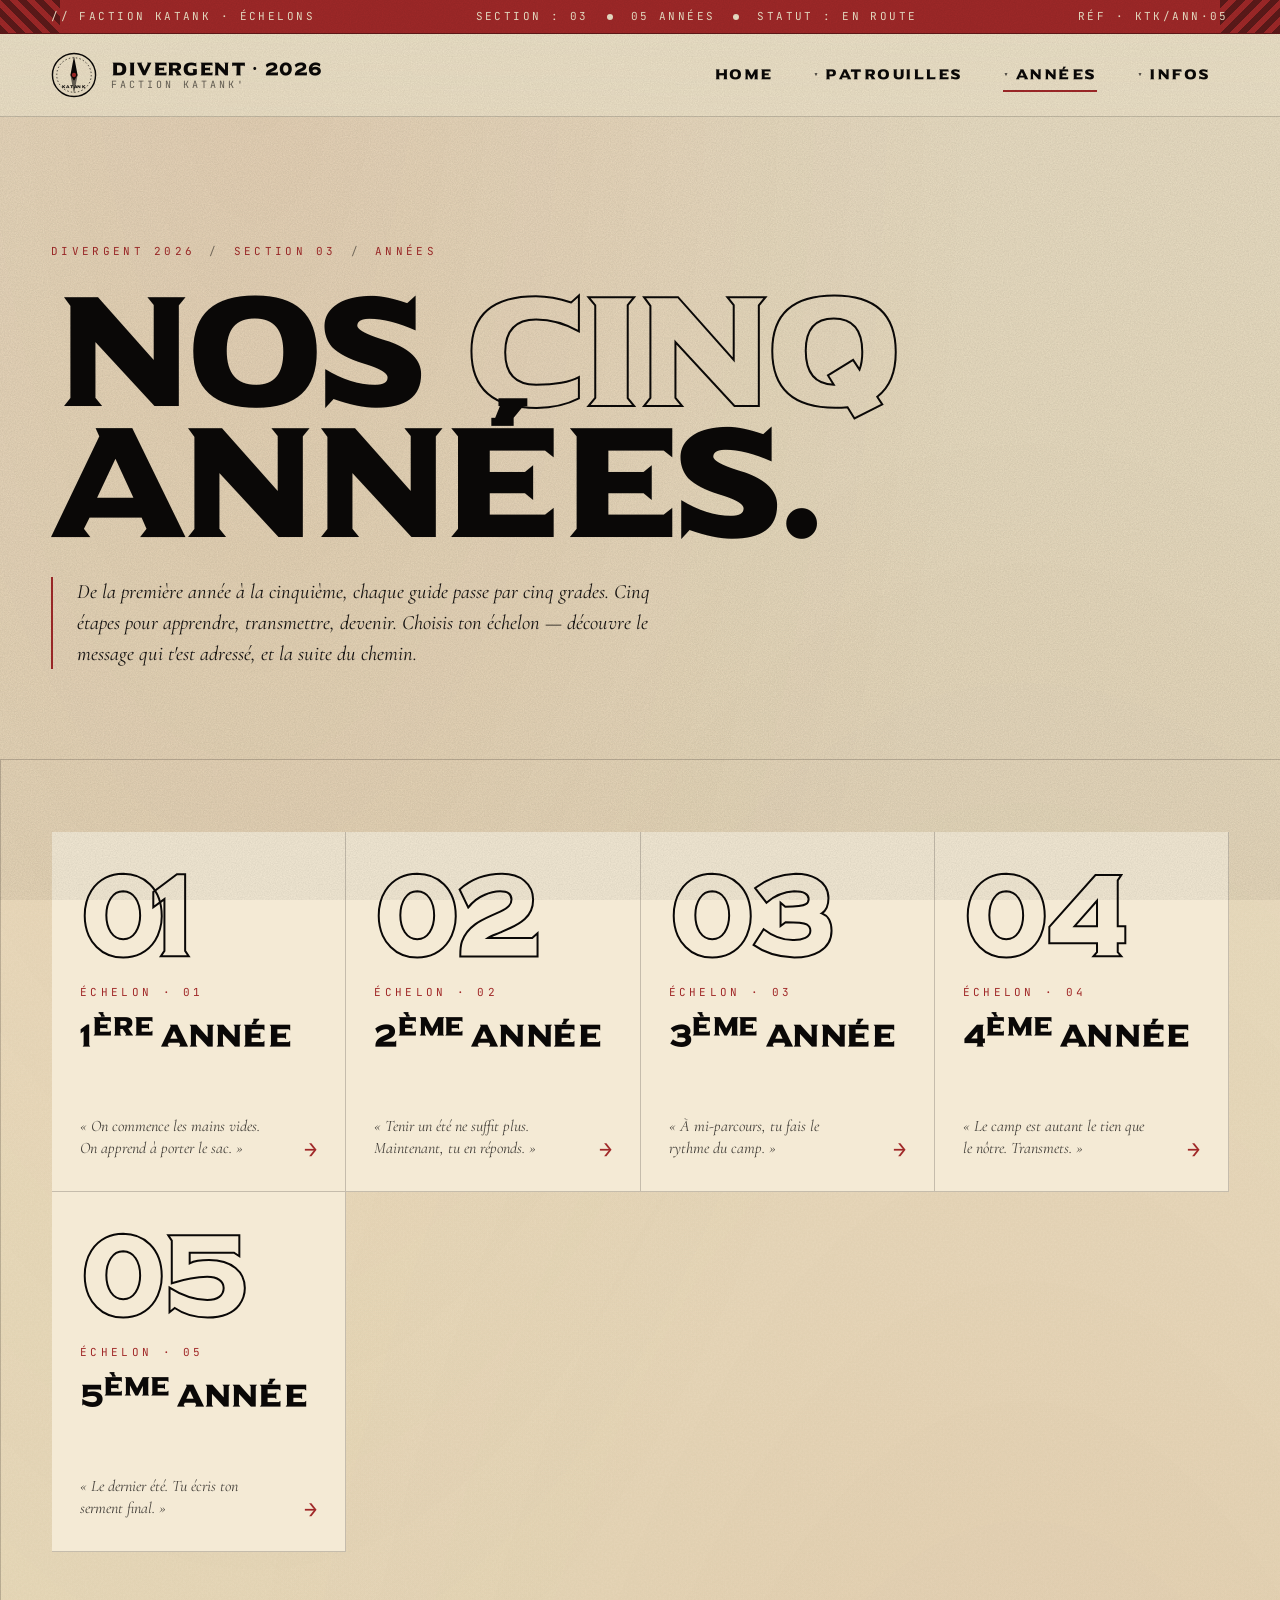
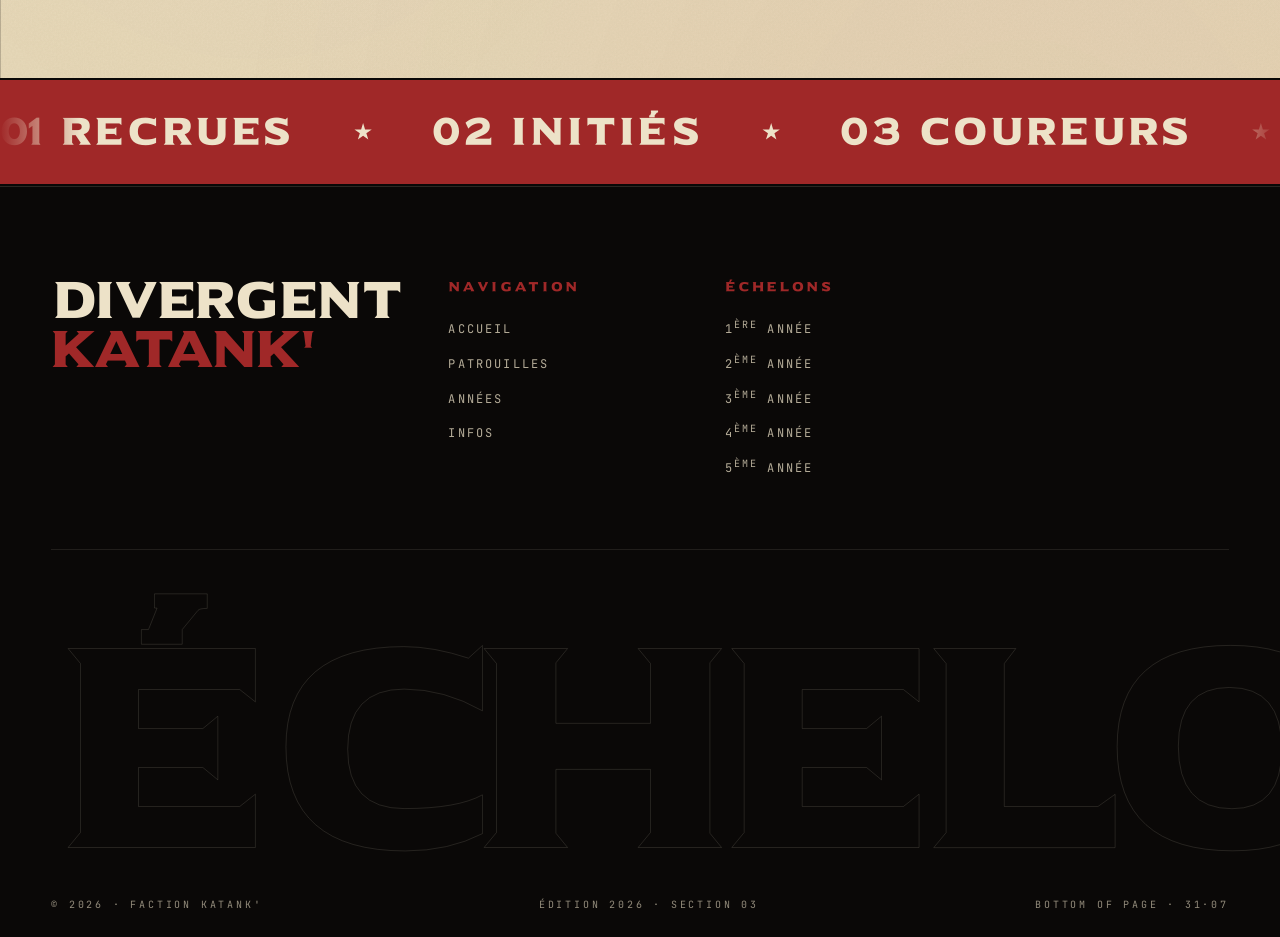
<file: annees.html>
<!DOCTYPE html>
<html lang="fr">
<head>
<meta charset="UTF-8">
<meta name="viewport" content="width=device-width, initial-scale=1.0">
<title>Années · DIVERGENT 2026 — Du Pisteur au Doyen</title>
<meta name="description" content="Les cinq années du camp Katank' — de la 1ère à la 5ème année. Un message à chaque échelon.">
<link rel="stylesheet" href="css/style.css">
<link rel="icon" href="data:image/svg+xml,%3Csvg xmlns='http://www.w3.org/2000/svg' viewBox='0 0 32 32'%3E%3Crect width='32' height='32' fill='%23a02828'/%3E%3Ctext x='50%25' y='62%25' text-anchor='middle' font-family='Arial Black' font-size='20' fill='%23ede2c8' font-weight='900'%3EP%3C/text%3E%3C/svg%3E">
</head>
<body class="paper-bg">

<div class="grain-overlay" aria-hidden="true"></div>

<div class="top-tape">
  <span>// FACTION KATANK · ÉCHELONS</span>
  <div class="top-tape__center">
    <span>SECTION : 03</span>
    <span class="top-tape__dot"></span>
    <span>05 ANNÉES</span>
    <span class="top-tape__dot"></span>
    <span>STATUT : EN ROUTE</span>
  </div>
  <span>RÉF · KTK/ANN·05</span>
</div>

<header class="site-header on-paper">
  <nav class="nav" aria-label="Navigation principale">
    <a href="index.html" class="logo">
      <svg class="logo__mark" viewBox="0 0 64 64" aria-hidden="true">
        <circle cx="32" cy="32" r="30" fill="none" stroke="currentColor" stroke-width="2"/>
        <circle cx="32" cy="32" r="24" fill="none" stroke="currentColor" stroke-width="1" stroke-dasharray="2 3"/>
        <path fill="currentColor" d="M32 6l5 26-5 8-5-8z"/>
        <path fill="currentColor" opacity="0.6" d="M32 58l-5-26 5-8 5 8z"/>
        <circle cx="32" cy="32" r="3" fill="#a02828"/>
        <text x="32" y="50" text-anchor="middle" font-family="Universal Serif, serif" font-size="6" fill="currentColor" font-weight="900" letter-spacing="1">KATANK</text>
      </svg>
      <span class="logo__txt">
        <span>Divergent · 2026</span>
        <small>Faction Katank'</small>
      </span>
    </a>

    <ul class="nav-list">
      <li class="nav-item"><a href="index.html" class="nav-link">Home</a></li>
      <li class="nav-item">
        <a href="patrouille-guepards.html" class="nav-link" aria-haspopup="true">Patrouilles</a>
        <div class="dropdown">
          <a href="patrouille-guepards.html">Guépards <small>01</small></a>
          <a href="patrouille-loups.html">Loups <small>02</small></a>
          <a href="patrouille-eperviers.html">Eperviers <small>03</small></a>
          <a href="patrouille-pumas.html">Pumas <small>04</small></a>
          <a href="patrouille-castors.html">Castors <small>05</small></a>
        </div>
      </li>
      <li class="nav-item">
        <a href="annees.html" class="nav-link" aria-haspopup="true">Années</a>
        <div class="dropdown">
          <a href="annee-1.html">1<sup>ère</sup> année</a>
          <a href="annee-2.html">2<sup>ème</sup> année</a>
          <a href="annee-3.html">3<sup>ème</sup> année</a>
          <a href="annee-4.html">4<sup>ème</sup> année</a>
          <a href="annee-5.html">5<sup>ème</sup> année</a>
        </div>
      </li>
      <li class="nav-item">
        <a href="infos.html" class="nav-link" aria-haspopup="true">Infos</a>
        <div class="dropdown">
          <a href="infos.html#programme">Programme <small>01</small></a>
          <a href="infos.html#trousseau">Trousseau <small>02</small></a>
          <a href="infos.html#lieu">Lieu &amp; Accès <small>03</small></a>
          <a href="infos.html#inscription">Inscription <small>04</small></a>
          <a href="infos.html#contact">Contact <small>05</small></a>
          <a href="infos.html#faq">F·A·Q <small>06</small></a>
        </div>
      </li>
    </ul>
    <button class="burger" aria-label="Ouvrir le menu"><span></span><span></span><span></span></button>
  </nav>
</header>

<section class="page-hero">
  <div class="page-hero__inner">
    <p class="page-hero__crumbs" data-reveal>Divergent 2026 <span>/</span> Section 03 <span>/</span> Années</p>
    <h1 class="page-hero__title" data-reveal data-reveal-delay="1">Nos <em>cinq</em><br>années.</h1>
    <p class="page-hero__desc" data-reveal data-reveal-delay="2">
      De la première année à la cinquième, chaque guide passe par cinq grades.
      Cinq étapes pour apprendre, transmettre, devenir. Choisis ton échelon — découvre le message
      qui t'est adressé, et la suite du chemin.
    </p>
  </div>
</section>

<div class="year-tier-grid">
  <a class="year-tier" href="annee-1.html" data-reveal>
    <span class="year-tier__num">01</span>
    <span class="year-tier__label">Échelon · 01</span>
    <span class="year-tier__name">1<sup>ère</sup> année</span>
    <span class="year-tier__motto">« On commence les mains vides. On apprend à porter le sac. »</span>
  </a>
  <a class="year-tier" href="annee-2.html" data-reveal data-reveal-delay="1">
    <span class="year-tier__num">02</span>
    <span class="year-tier__label">Échelon · 02</span>
    <span class="year-tier__name">2<sup>ème</sup> année</span>
    <span class="year-tier__motto">« Tenir un été ne suffit plus. Maintenant, tu en réponds. »</span>
  </a>
  <a class="year-tier" href="annee-3.html" data-reveal data-reveal-delay="2">
    <span class="year-tier__num">03</span>
    <span class="year-tier__label">Échelon · 03</span>
    <span class="year-tier__name">3<sup>ème</sup> année</span>
    <span class="year-tier__motto">« À mi-parcours, tu fais le rythme du camp. »</span>
  </a>
  <a class="year-tier" href="annee-4.html" data-reveal data-reveal-delay="3">
    <span class="year-tier__num">04</span>
    <span class="year-tier__label">Échelon · 04</span>
    <span class="year-tier__name">4<sup>ème</sup> année</span>
    <span class="year-tier__motto">« Le camp est autant le tien que le nôtre. Transmets. »</span>
  </a>
  <a class="year-tier" href="annee-5.html" data-reveal data-reveal-delay="4">
    <span class="year-tier__num">05</span>
    <span class="year-tier__label">Échelon · 05</span>
    <span class="year-tier__name">5<sup>ème</sup> année</span>
    <span class="year-tier__motto">« Le dernier été. Tu écris ton serment final. »</span>
  </a>
</div>

<div class="marquee" aria-hidden="true">
  <div class="marquee__track">
    <span class="marquee__item">01 RECRUES<span class="marquee__star"></span>02 INITIÉS<span class="marquee__star"></span>03 COUREURS<span class="marquee__star"></span>04 VÉTÉRANS<span class="marquee__star"></span>05 DOYENS<span class="marquee__star"></span>UN SERMENT<span class="marquee__star"></span></span>
    <span class="marquee__item" aria-hidden="true">01 RECRUES<span class="marquee__star"></span>02 INITIÉS<span class="marquee__star"></span>03 COUREURS<span class="marquee__star"></span>04 VÉTÉRANS<span class="marquee__star"></span>05 DOYENS<span class="marquee__star"></span>UN SERMENT<span class="marquee__star"></span></span>
  </div>
</div>

<footer class="footer">
  <div class="footer__inner">
    <div class="footer__top">
      <div>
        <h3 class="footer__brand">Divergent<br><em>Katank'</em></h3>
      </div>
      <div class="footer__col">
        <h4>Navigation</h4>
        <ul>
          <li><a href="index.html">Accueil</a></li>
          <li><a href="patrouille-guepards.html">Patrouilles</a></li>
          <li><a href="annees.html">Années</a></li>
          <li><a href="infos.html">Infos</a></li>
        </ul>
      </div>
      <div class="footer__col">
        <h4>Échelons</h4>
        <ul>
          <li><a href="annee-1.html">1<sup>ère</sup> année</a></li>
          <li><a href="annee-2.html">2<sup>ème</sup> année</a></li>
          <li><a href="annee-3.html">3<sup>ème</sup> année</a></li>
          <li><a href="annee-4.html">4<sup>ème</sup> année</a></li>
          <li><a href="annee-5.html">5<sup>ème</sup> année</a></li>
        </ul>
      </div>
    </div>
    <div class="footer__bigword" aria-hidden="true">ÉCHELONS</div>
    <div class="footer__bottom">
      <span>© <span id="current-year">2026</span> · Faction Katank'</span>
      <span>Édition 2026 · Section 03</span>
      <span>Bottom of page · 31·07</span>
    </div>
  </div>
</footer>

<script src="js/main.js"></script>
</body>
</html>
</file>
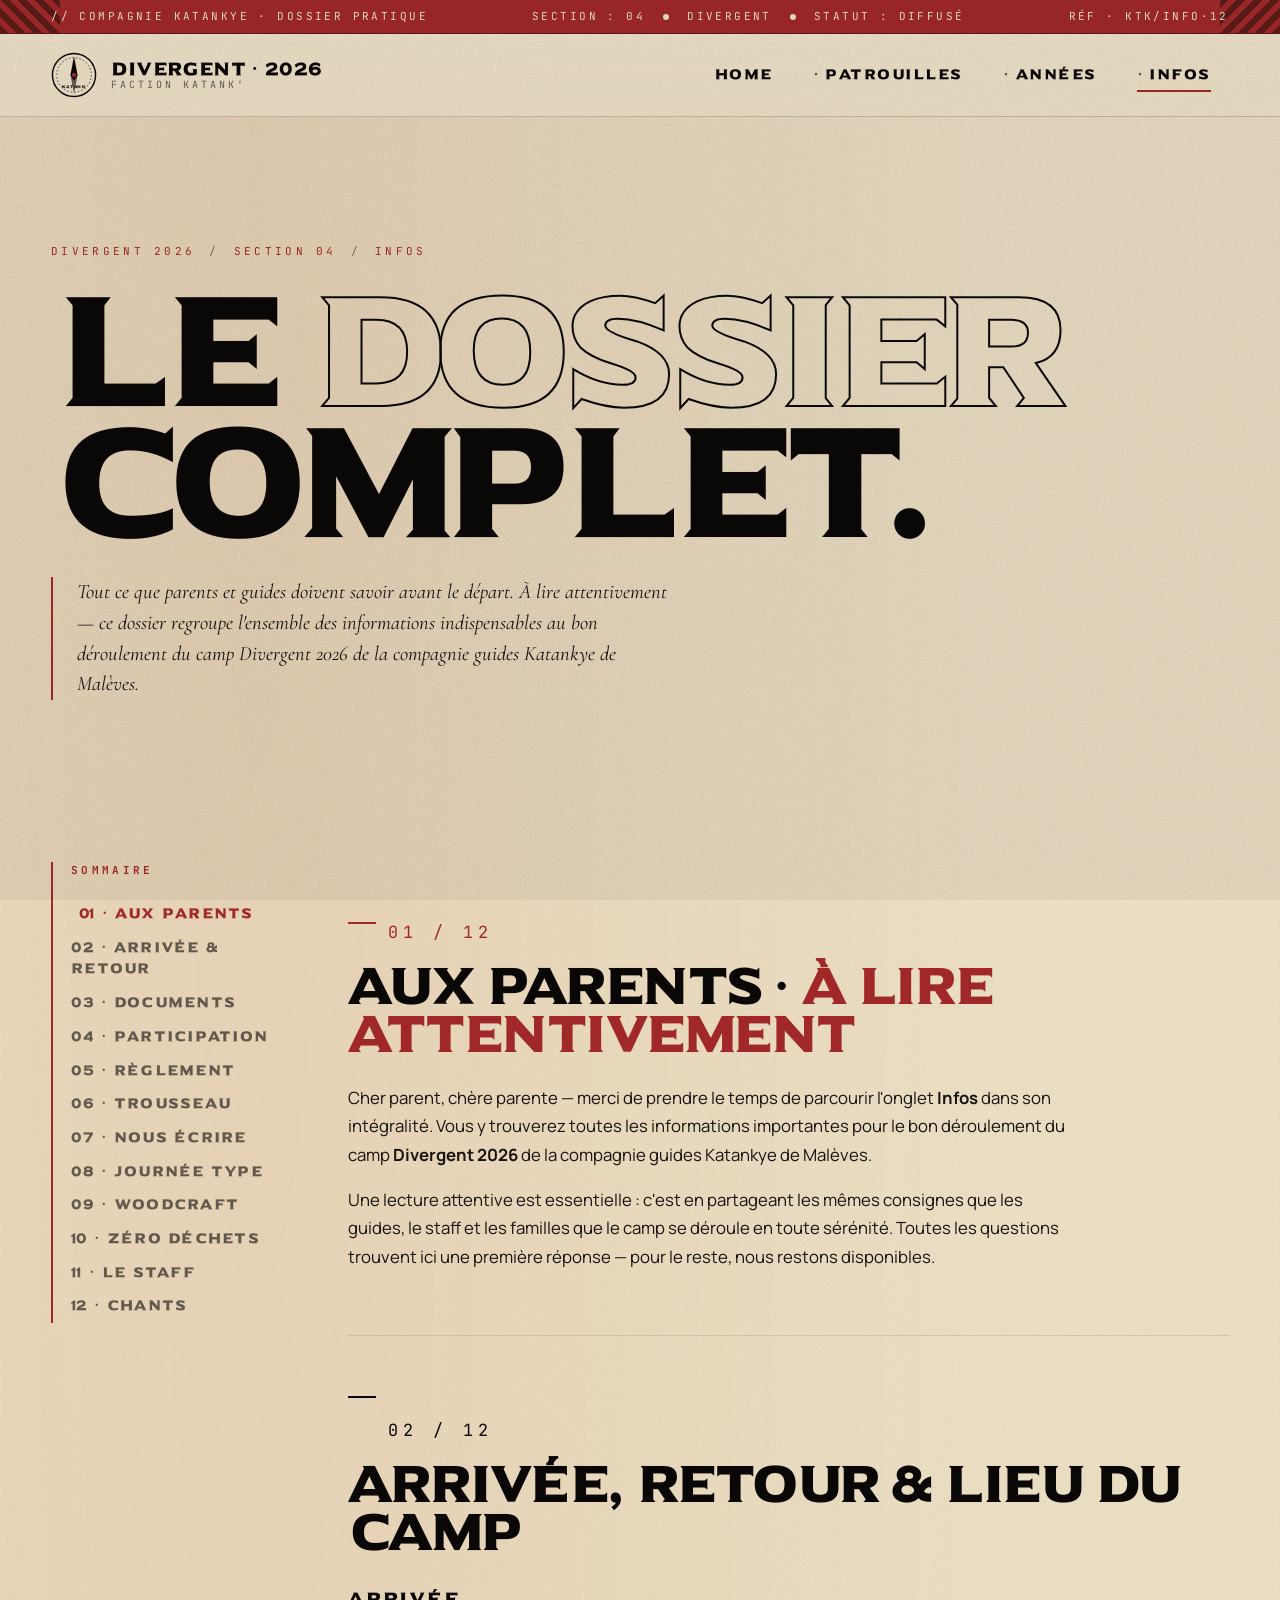
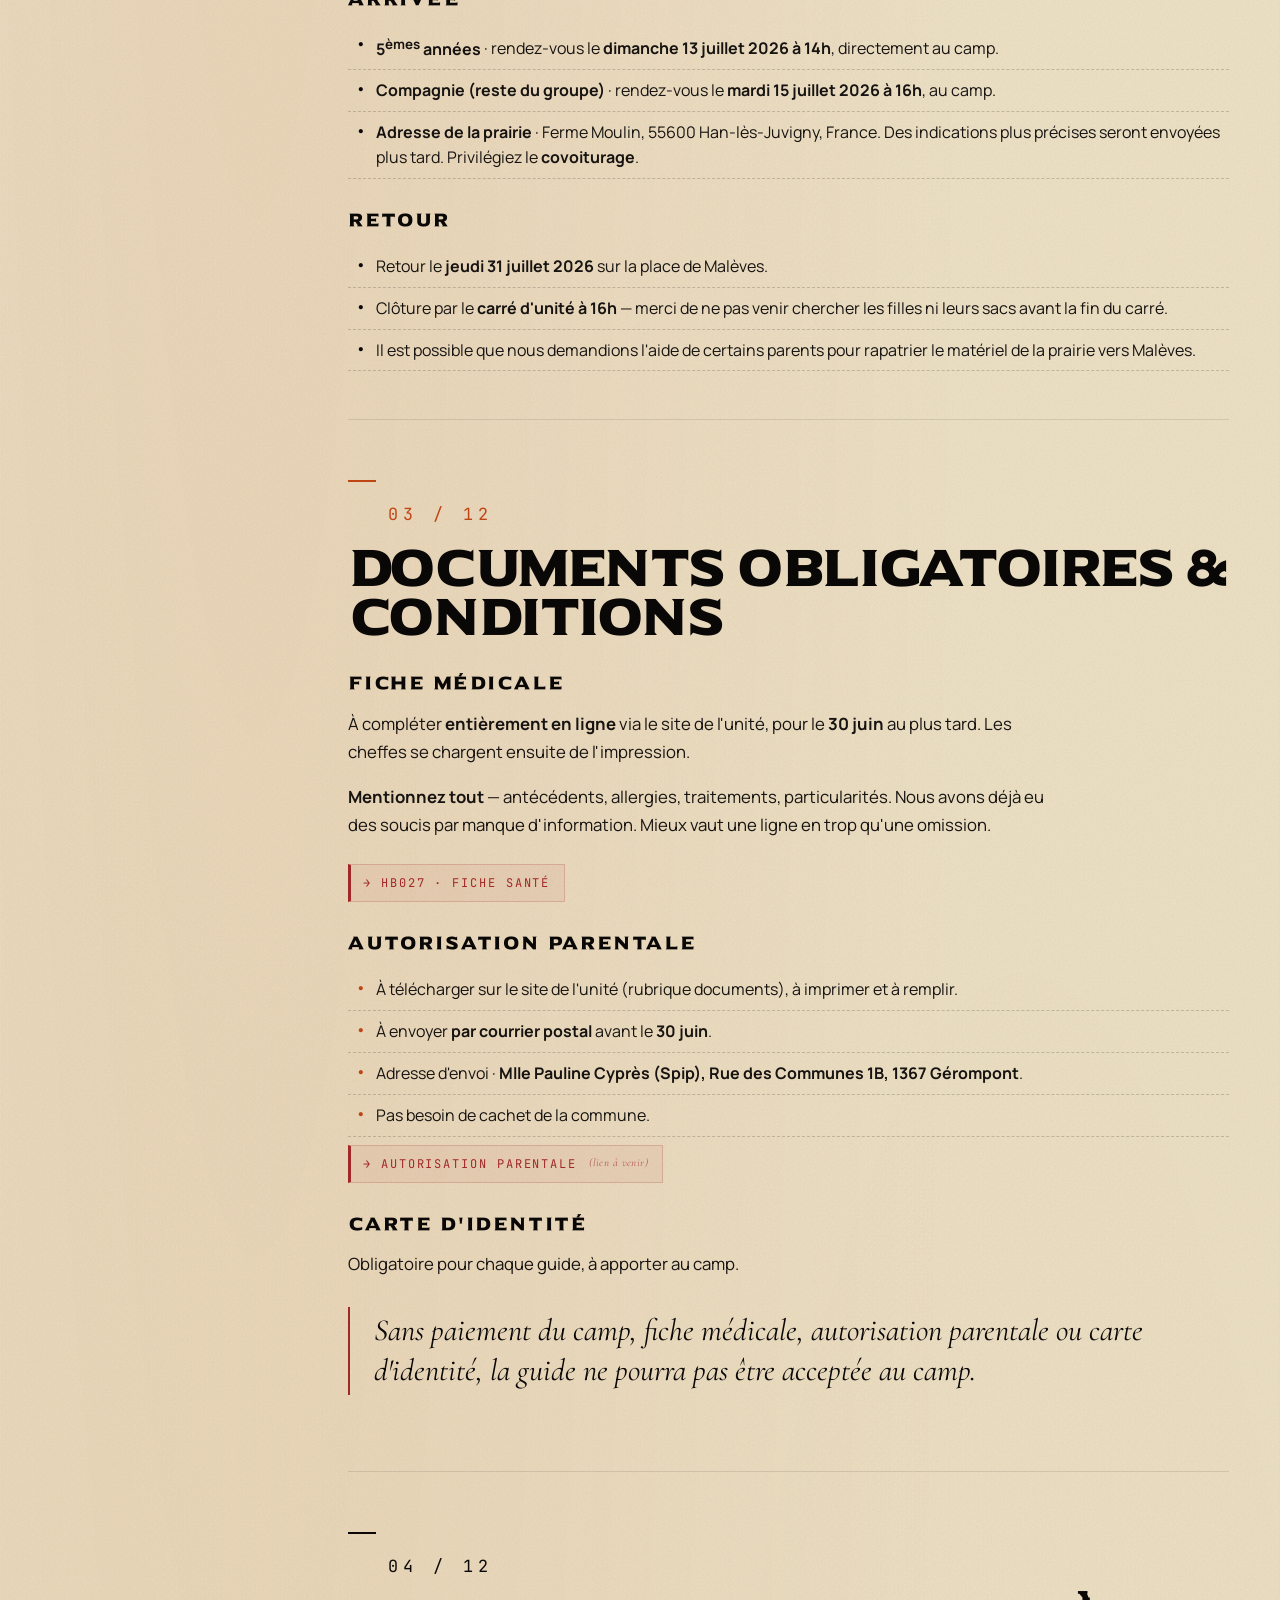
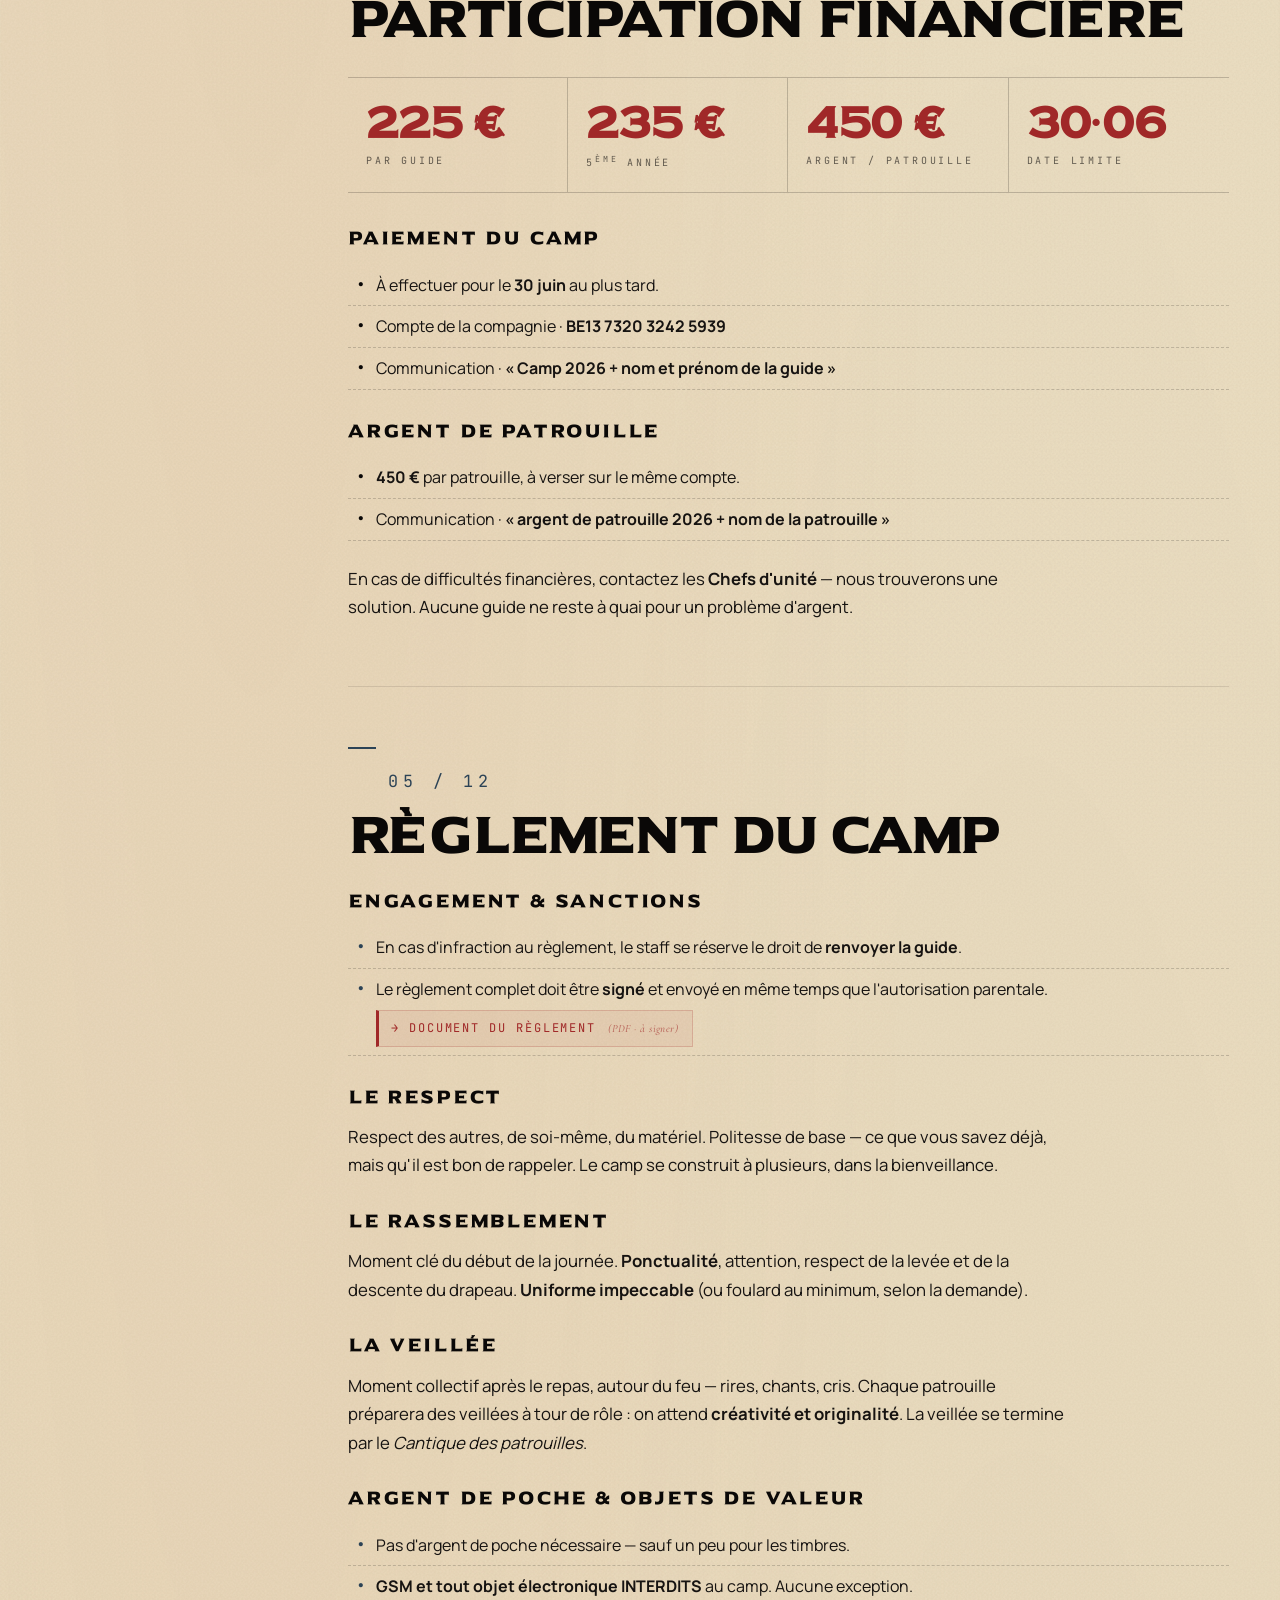
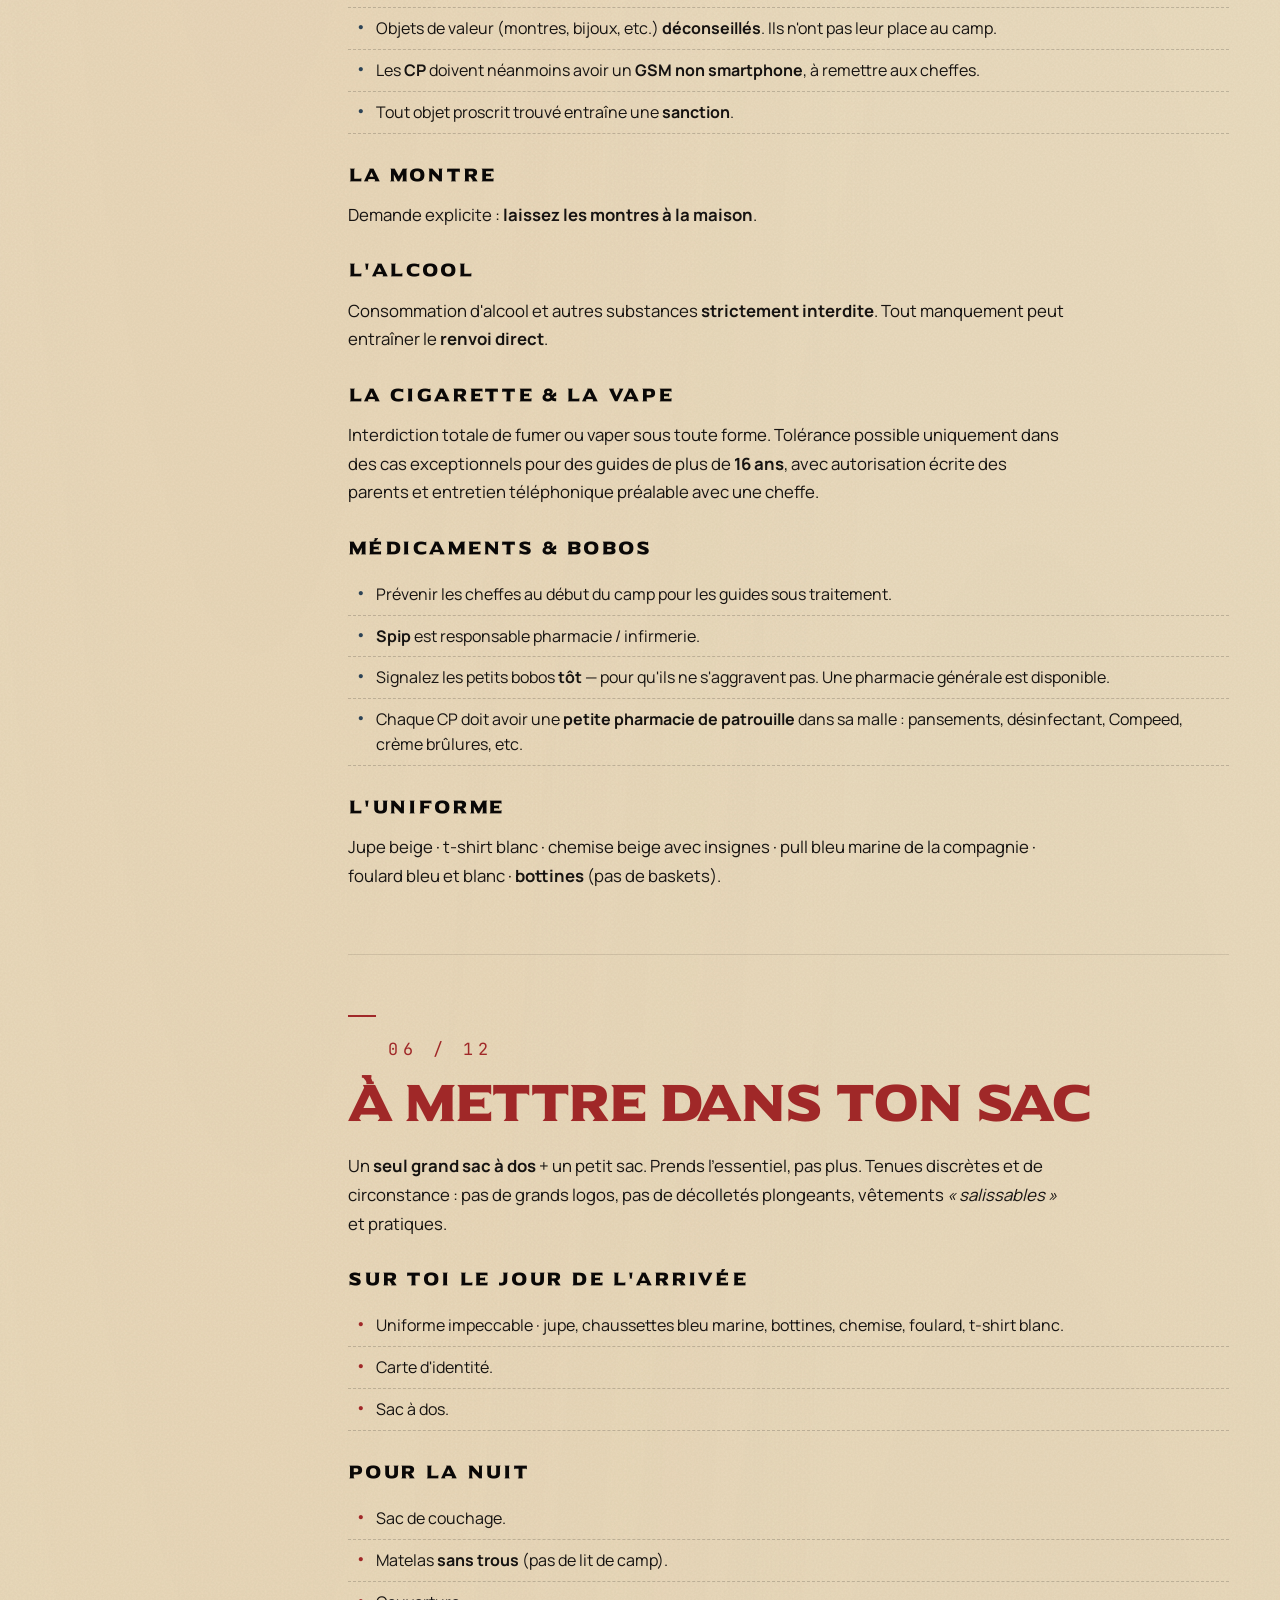
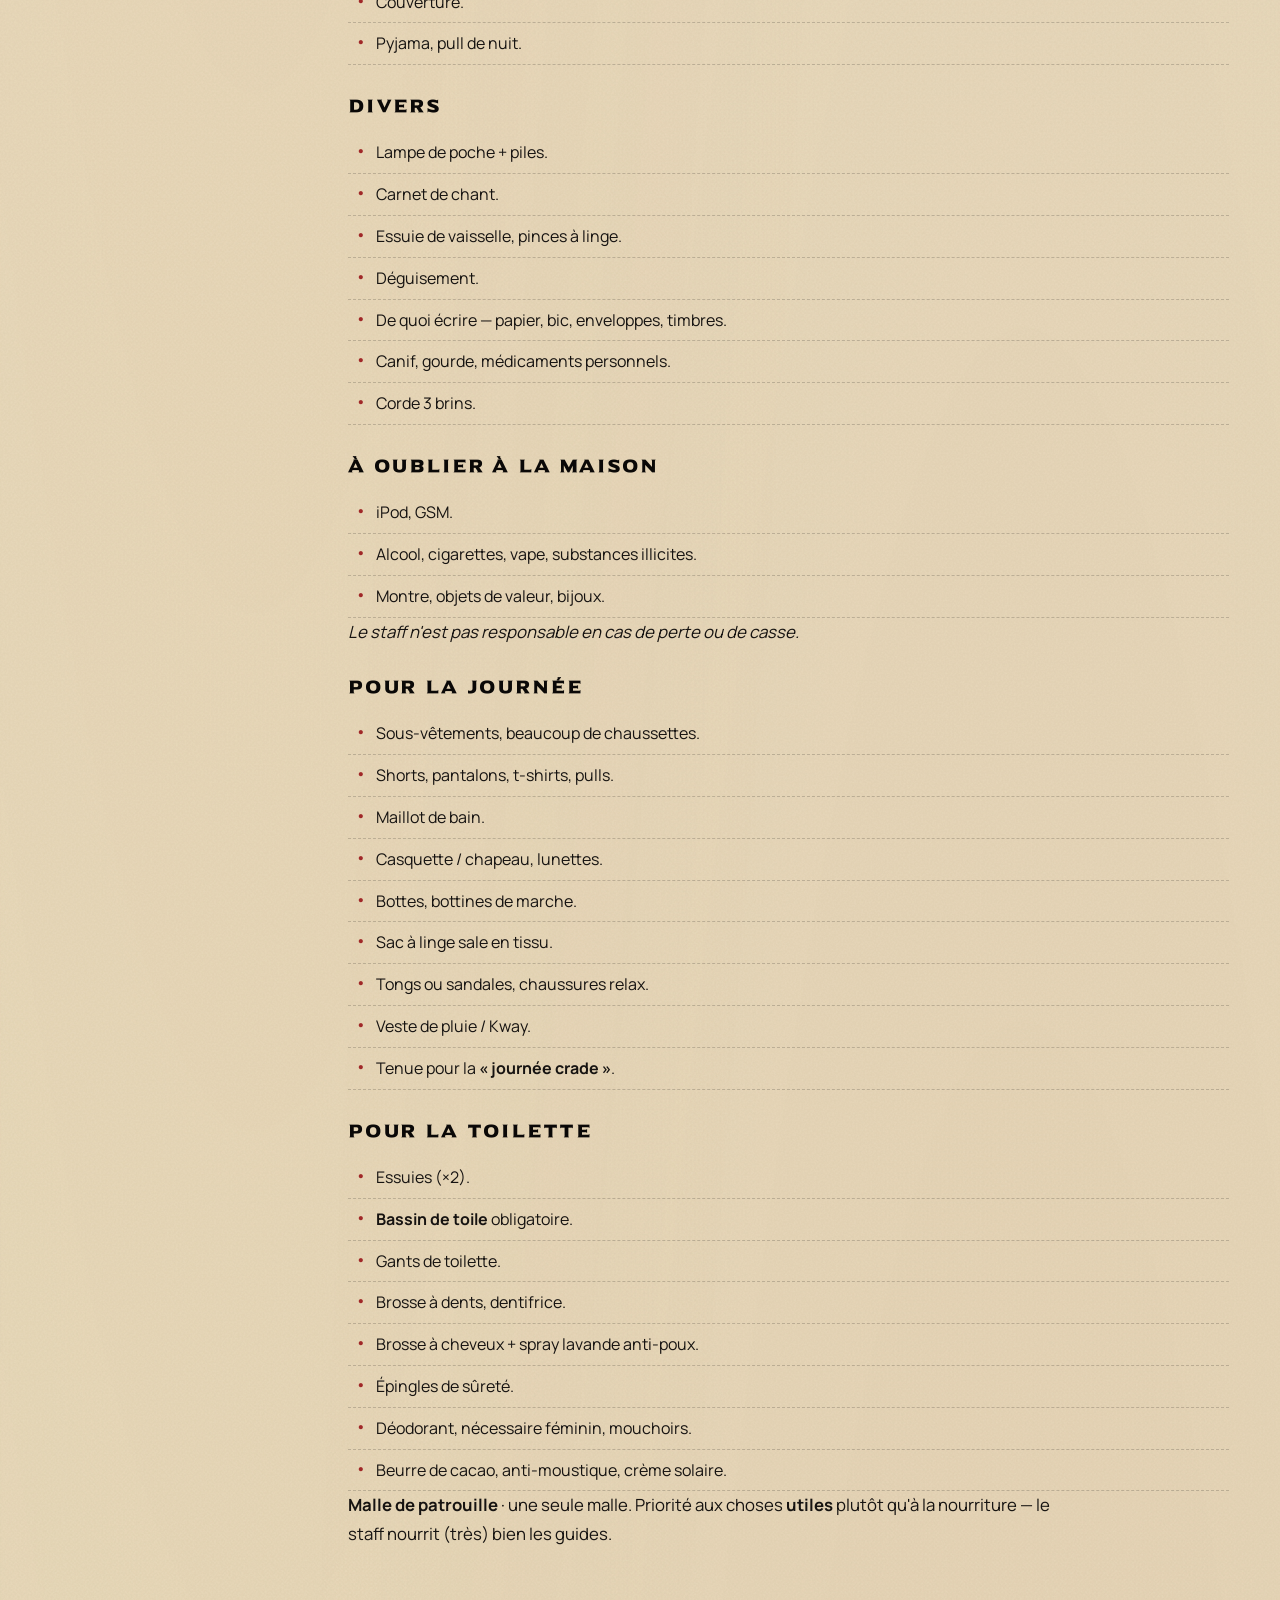
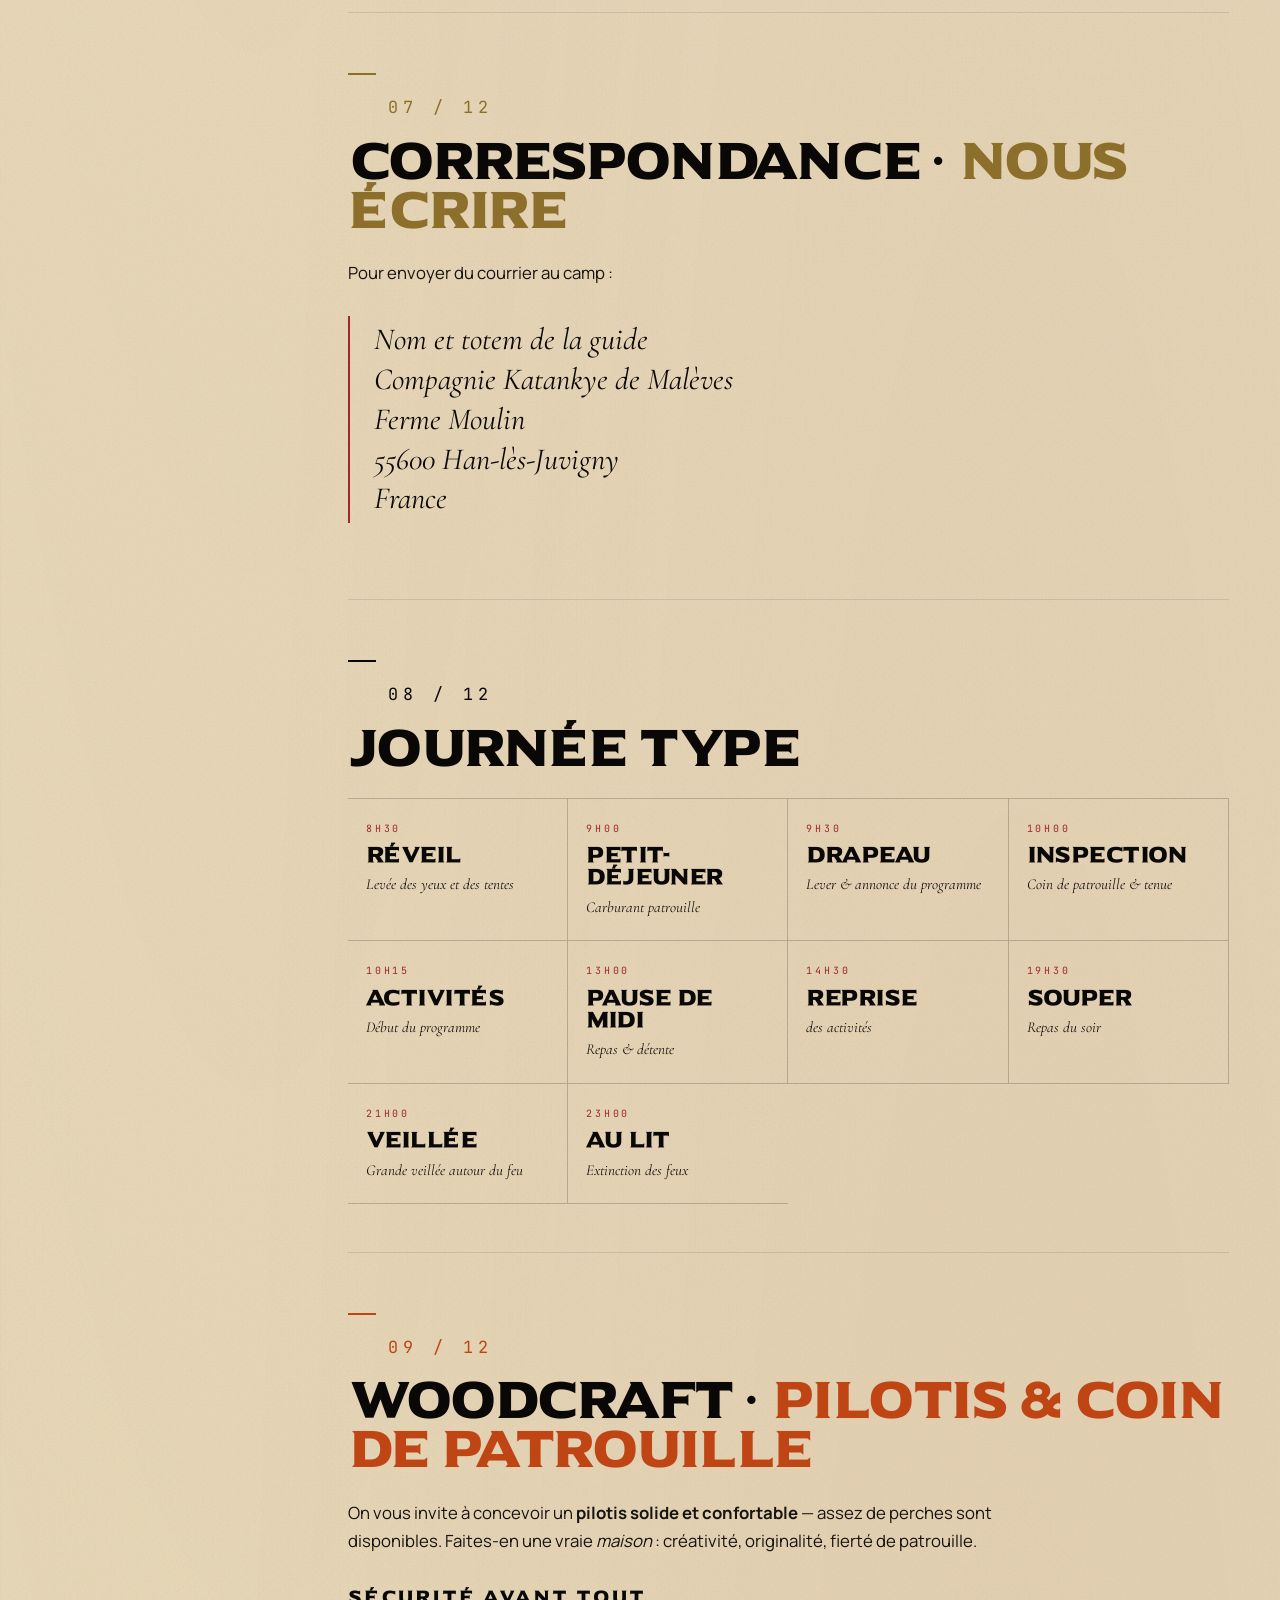
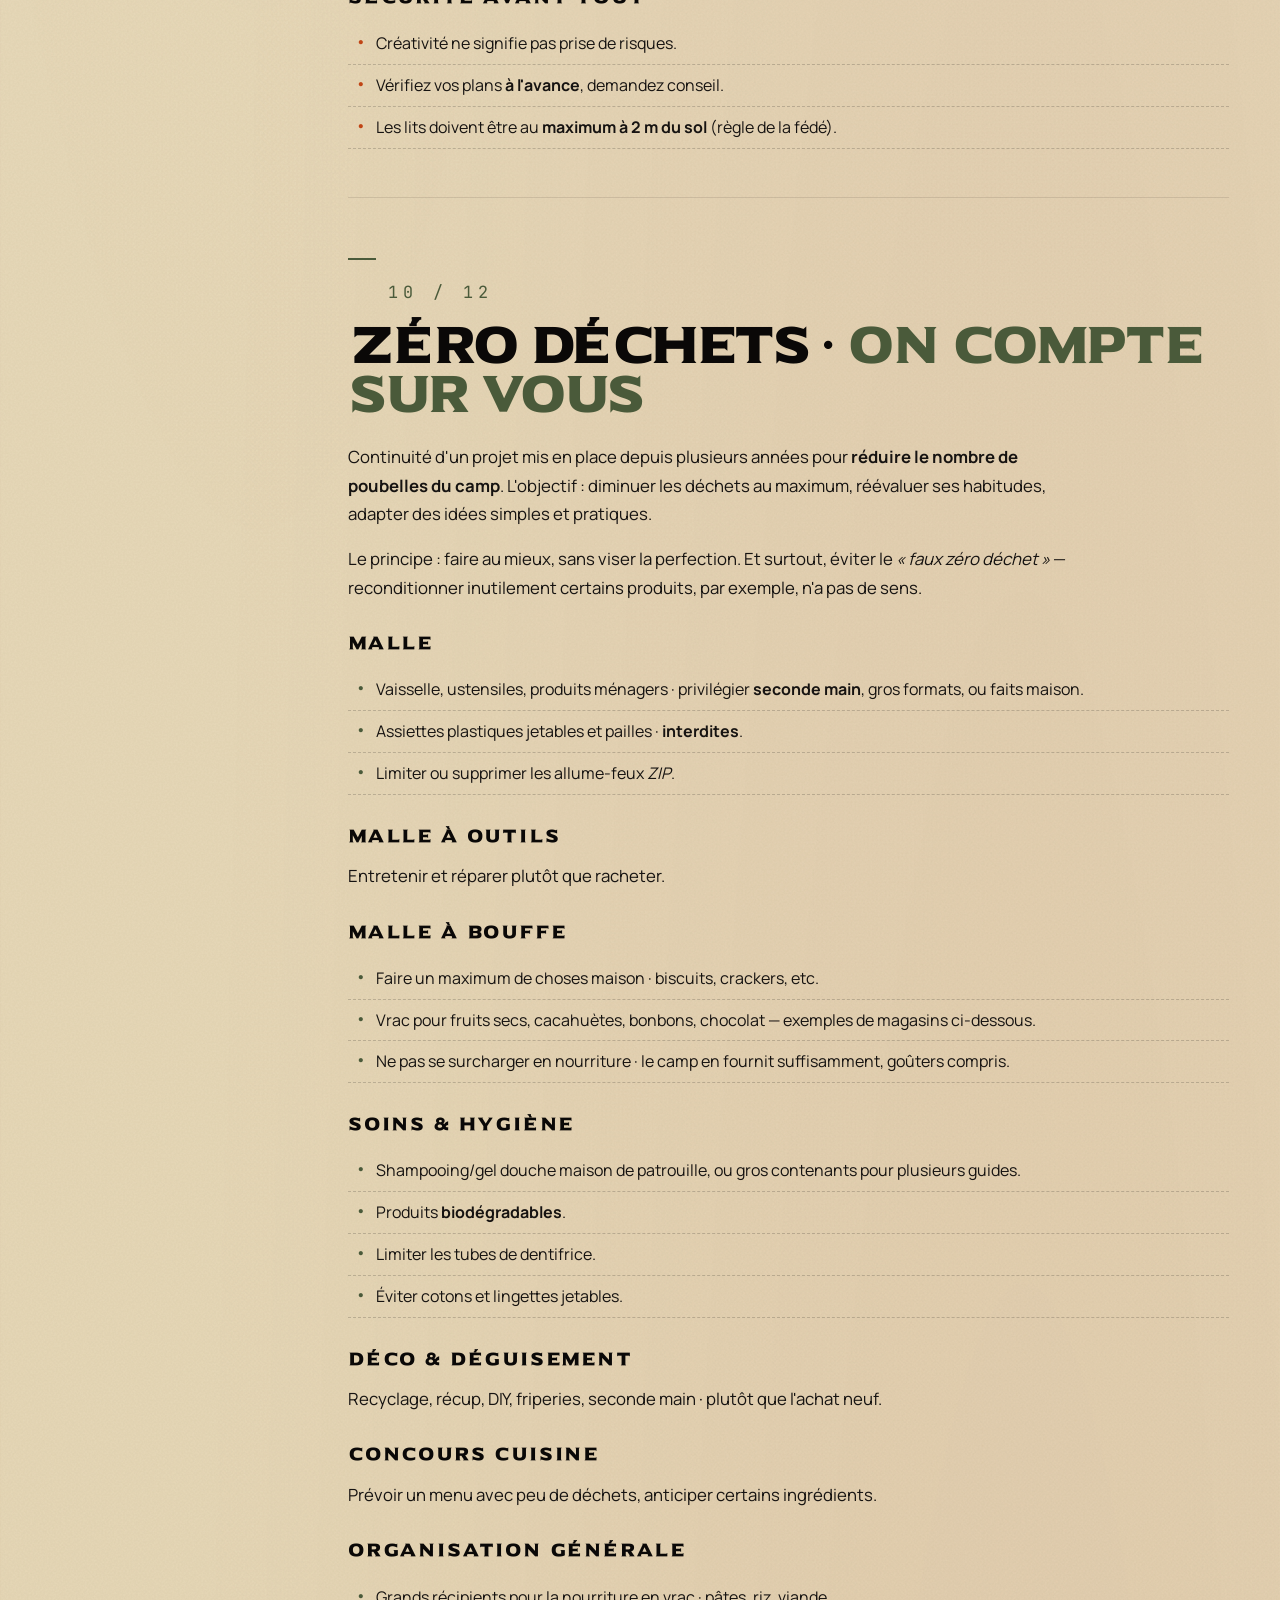
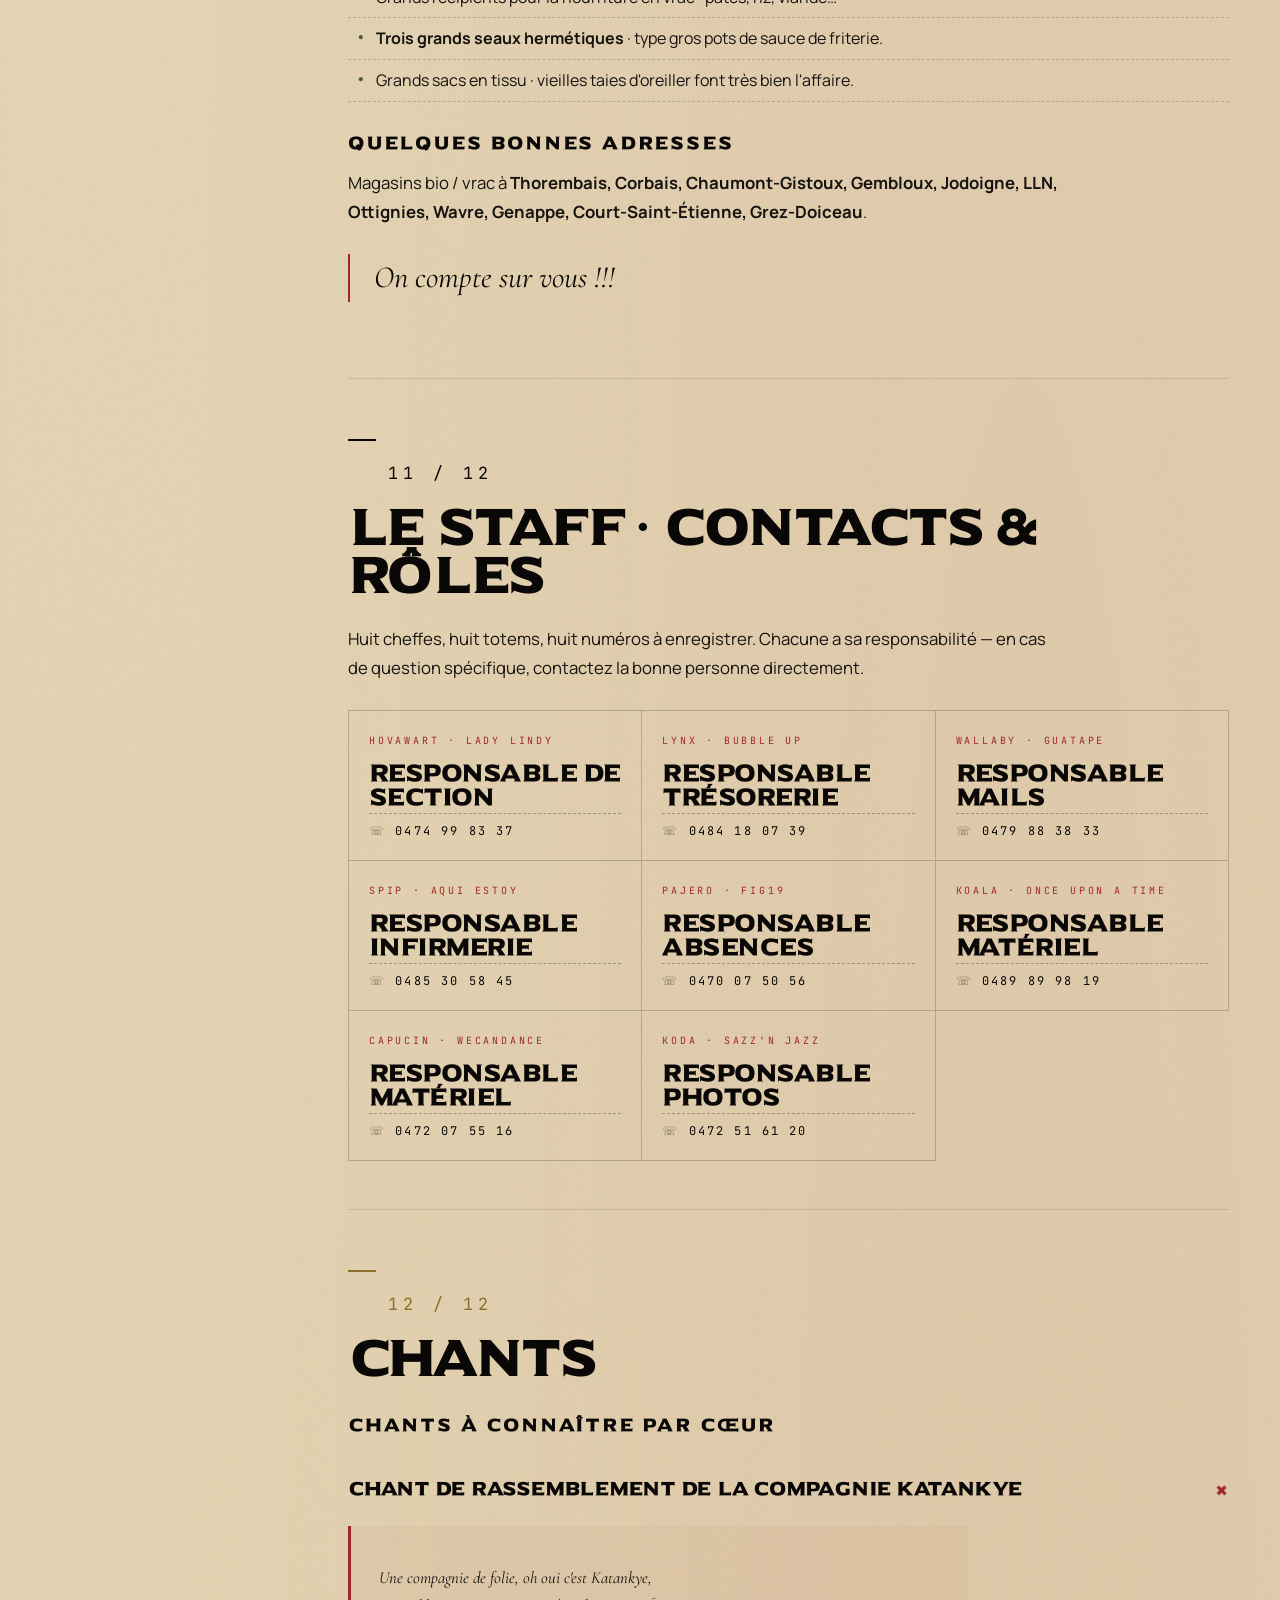
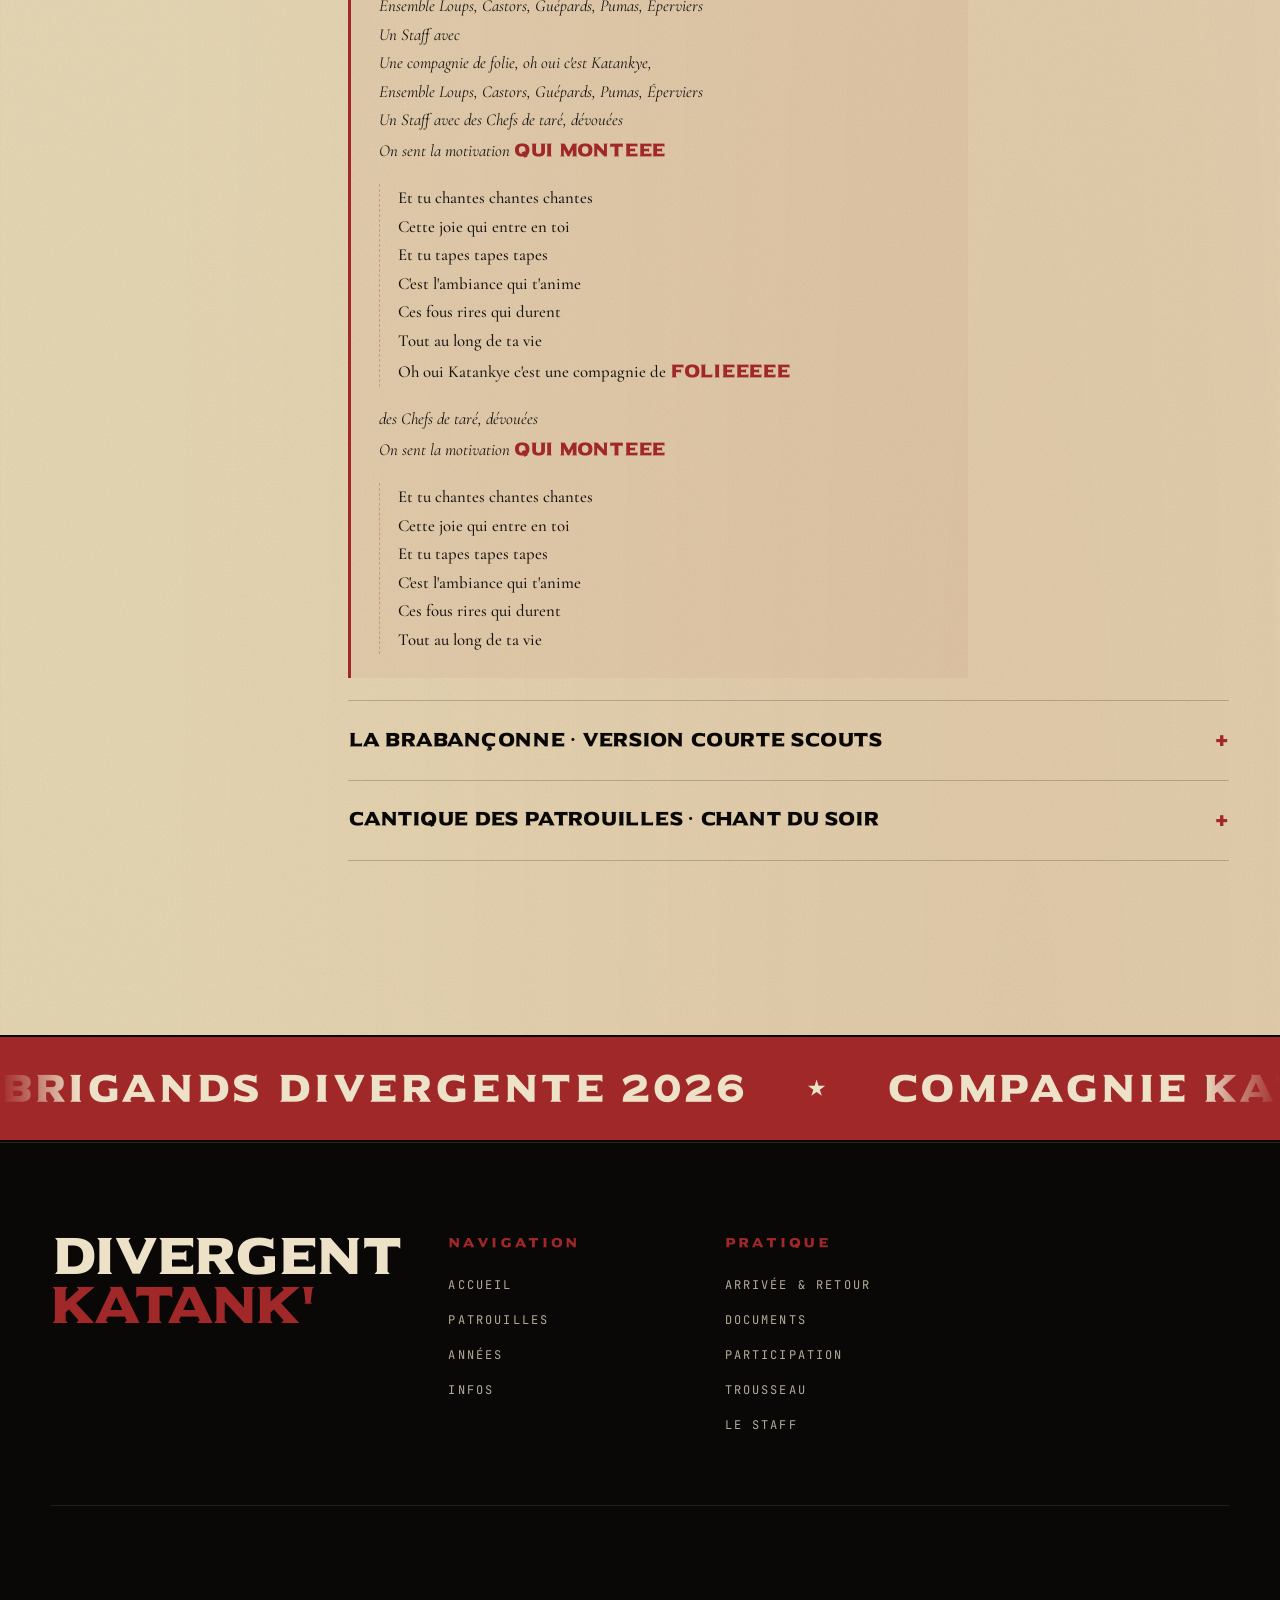
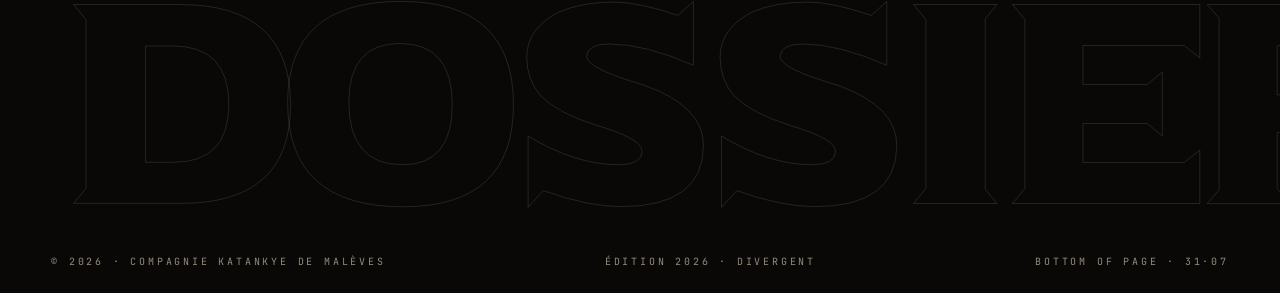
<file: infos.html>
<!DOCTYPE html>
<html lang="fr">
<head>
<meta charset="UTF-8">
<meta name="viewport" content="width=device-width, initial-scale=1.0">
<title>Infos · DIVERGENT 2026 — Divergent · Compagnie Katankye</title>
<meta name="description" content="Toutes les infos du camp Divergent 2026 — compagnie guides Katankye de Malèves : arrivée, documents, règlement, trousseau, journée type, staff.">
<link rel="stylesheet" href="css/style.css">
<link rel="icon" href="data:image/svg+xml,%3Csvg xmlns='http://www.w3.org/2000/svg' viewBox='0 0 32 32'%3E%3Crect width='32' height='32' fill='%23a02828'/%3E%3Ctext x='50%25' y='62%25' text-anchor='middle' font-family='Arial Black' font-size='20' fill='%23ede2c8' font-weight='900'%3EP%3C/text%3E%3C/svg%3E">
</head>
<body class="paper-bg">

<div class="grain-overlay" aria-hidden="true"></div>

<div class="top-tape">
  <span>// COMPAGNIE KATANKYE · DOSSIER PRATIQUE</span>
  <div class="top-tape__center">
    <span>SECTION : 04</span>
    <span class="top-tape__dot"></span>
    <span>DIVERGENT</span>
    <span class="top-tape__dot"></span>
    <span>STATUT : DIFFUSÉ</span>
  </div>
  <span>RÉF · KTK/INFO·12</span>
</div>

<header class="site-header on-paper">
  <nav class="nav" aria-label="Navigation principale">
    <a href="index.html" class="logo">
      <svg class="logo__mark" viewBox="0 0 64 64" aria-hidden="true">
        <circle cx="32" cy="32" r="30" fill="none" stroke="currentColor" stroke-width="2"/>
        <circle cx="32" cy="32" r="24" fill="none" stroke="currentColor" stroke-width="1" stroke-dasharray="2 3"/>
        <path fill="currentColor" d="M32 6l5 26-5 8-5-8z"/>
        <path fill="currentColor" opacity="0.6" d="M32 58l-5-26 5-8 5 8z"/>
        <circle cx="32" cy="32" r="3" fill="#a02828"/>
        <text x="32" y="50" text-anchor="middle" font-family="Universal Serif, serif" font-size="6" fill="currentColor" font-weight="900" letter-spacing="1">KATANK</text>
      </svg>
      <span class="logo__txt">
        <span>Divergent · 2026</span>
        <small>Faction Katank'</small>
      </span>
    </a>

    <ul class="nav-list">
      <li class="nav-item"><a href="index.html" class="nav-link">Home</a></li>
      <li class="nav-item">
        <a href="patrouille-guepards.html" class="nav-link" aria-haspopup="true">Patrouilles</a>
        <div class="dropdown">
          <a href="patrouille-guepards.html">Guépards <small>01</small></a>
          <a href="patrouille-loups.html">Loups <small>02</small></a>
          <a href="patrouille-eperviers.html">Eperviers <small>03</small></a>
          <a href="patrouille-pumas.html">Pumas <small>04</small></a>
          <a href="patrouille-castors.html">Castors <small>05</small></a>
        </div>
      </li>
      <li class="nav-item">
        <a href="annees.html" class="nav-link" aria-haspopup="true">Années</a>
        <div class="dropdown">
          <a href="annee-1.html">1<sup>ère</sup> année</a>
          <a href="annee-2.html">2<sup>ème</sup> année</a>
          <a href="annee-3.html">3<sup>ème</sup> année</a>
          <a href="annee-4.html">4<sup>ème</sup> année</a>
          <a href="annee-5.html">5<sup>ème</sup> année</a>
        </div>
      </li>
      <li class="nav-item">
        <a href="infos.html" class="nav-link" aria-haspopup="true">Infos</a>
        <div class="dropdown">
          <a href="#intro">Aux parents <small>01</small></a>
          <a href="#arrivee">Arrivée &amp; retour <small>02</small></a>
          <a href="#documents">Documents <small>03</small></a>
          <a href="#finance">Participation <small>04</small></a>
          <a href="#reglement">Règlement <small>05</small></a>
          <a href="#trousseau">Trousseau <small>06</small></a>
          <a href="#correspondance">Nous écrire <small>07</small></a>
          <a href="#journee">Journée type <small>08</small></a>
          <a href="#woodcraft">Woodcraft <small>09</small></a>
          <a href="#zero-dechets">Zéro déchets <small>10</small></a>
          <a href="#staff">Le Staff <small>11</small></a>
          <a href="#chants">Chants <small>12</small></a>
        </div>
      </li>
    </ul>
    <button class="burger" aria-label="Ouvrir le menu"><span></span><span></span><span></span></button>
  </nav>
</header>

<section class="page-hero">
  <div class="page-hero__inner">
    <p class="page-hero__crumbs" data-reveal>Divergent 2026 <span>/</span> Section 04 <span>/</span> Infos</p>
    <h1 class="page-hero__title" data-reveal data-reveal-delay="1">Le <em>dossier</em><br>complet.</h1>
    <p class="page-hero__desc" data-reveal data-reveal-delay="2">
      Tout ce que parents et guides doivent savoir avant le départ. À lire attentivement —
      ce dossier regroupe l'ensemble des informations indispensables au bon déroulement du camp
      Divergent 2026 de la compagnie guides Katankye de Malèves.
    </p>
  </div>
</section>

<section class="info-grid">
  <aside class="info-toc">
    <h4>Sommaire</h4>
    <a href="#intro">01 · Aux parents</a>
    <a href="#arrivee">02 · Arrivée &amp; retour</a>
    <a href="#documents">03 · Documents</a>
    <a href="#finance">04 · Participation</a>
    <a href="#reglement">05 · Règlement</a>
    <a href="#trousseau">06 · Trousseau</a>
    <a href="#correspondance">07 · Nous écrire</a>
    <a href="#journee">08 · Journée type</a>
    <a href="#woodcraft">09 · Woodcraft</a>
    <a href="#zero-dechets">10 · Zéro déchets</a>
    <a href="#staff">11 · Le Staff</a>
    <a href="#chants">12 · Chants</a>
  </aside>

  <div class="info-content">

    <article class="info-section info-section--blood" id="intro" data-stamp="MANIFESTE" data-reveal>
      <p class="info-section__num">01 / 12</p>
      <h2>Aux parents · <em>à lire attentivement</em></h2>
      <p>
        Cher parent, chère parente — merci de prendre le temps de parcourir l'onglet
        <strong>Infos</strong> dans son intégralité. Vous y trouverez toutes les informations
        importantes pour le bon déroulement du camp <strong>Divergent 2026</strong> de
        la compagnie guides Katankye de Malèves.
      </p>
      <p>
        Une lecture attentive est essentielle : c'est en partageant les mêmes consignes que les
        guides, le staff et les familles que le camp se déroule en toute sérénité. Toutes les
        questions trouvent ici une première réponse — pour le reste, nous restons disponibles.
      </p>
    </article>

    <article class="info-section info-section--dark" id="arrivee" data-stamp="ARRIVÉE" data-reveal>
      <p class="info-section__num">02 / 12</p>
      <h2>Arrivée, retour &amp; lieu du camp</h2>

      <h3>Arrivée</h3>
      <ul class="tick">
        <li><strong>5<sup>èmes</sup> années</strong> · rendez-vous le <strong>dimanche 13 juillet 2026 à 14h</strong>, directement au camp.</li>
        <li><strong>Compagnie (reste du groupe)</strong> · rendez-vous le <strong>mardi 15 juillet 2026 à 16h</strong>, au camp.</li>
        <li><strong>Adresse de la prairie</strong> · Ferme Moulin, 55600 Han-lès-Juvigny, France. Des indications plus précises seront envoyées plus tard. Privilégiez le <strong>covoiturage</strong>.</li>
      </ul>

      <h3>Retour</h3>
      <ul class="tick">
        <li>Retour le <strong>jeudi 31 juillet 2026</strong> sur la place de Malèves.</li>
        <li>Clôture par le <strong>carré d'unité à 16h</strong> — merci de ne pas venir chercher les filles ni leurs sacs avant la fin du carré.</li>
        <li>Il est possible que nous demandions l'aide de certains parents pour rapatrier le matériel de la prairie vers Malèves.</li>
      </ul>
    </article>

    <article class="info-section info-section--rust" id="documents" data-stamp="DOCUMENTS" data-reveal>
      <p class="info-section__num">03 / 12</p>
      <h2>Documents obligatoires &amp; conditions</h2>

      <h3>Fiche médicale</h3>
      <p>
        À compléter <strong>entièrement en ligne</strong> via le site de l'unité, pour le
        <strong>30 juin</strong> au plus tard. Les cheffes se chargent ensuite de l'impression.
      </p>
      <p>
        <strong>Mentionnez tout</strong> — antécédents, allergies, traitements, particularités.
        Nous avons déjà eu des soucis par manque d'information. Mieux vaut une ligne en trop
        qu'une omission.
      </p>
      <p>
        <a class="doc-link" href="https://www.unitejean23.be/fiche-sante" target="_blank" rel="noopener">→ HB027 · Fiche santé</a>
      </p>

      <h3>Autorisation parentale</h3>
      <ul class="tick">
        <li>À télécharger sur le site de l'unité (rubrique documents), à imprimer et à remplir.</li>
        <li>À envoyer <strong>par courrier postal</strong> avant le <strong>30 juin</strong>.</li>
        <li>Adresse d'envoi · <strong>Mlle Pauline Cyprès (Spip), Rue des Communes 1B, 1367 Gérompont</strong>.</li>
        <li>Pas besoin de cachet de la commune.</li>
      </ul>
      <p>
        <a class="doc-link" href="#" target="_blank" rel="noopener">→ Autorisation parentale <em>(lien à venir)</em></a>
      </p>

      <h3>Carte d'identité</h3>
      <p>Obligatoire pour chaque guide, à apporter au camp.</p>

      <blockquote class="year-detail__quote">
        Sans paiement du camp, fiche médicale, autorisation parentale ou carte d'identité,
        la guide ne pourra pas être acceptée au camp.
      </blockquote>
    </article>

    <article class="info-section info-section--dark" id="finance" data-stamp="FINANCES" data-reveal>
      <p class="info-section__num">04 / 12</p>
      <h2>Participation financière</h2>

      <div class="stat-row">
        <div><div class="stat-row__num">225&nbsp;€</div><div class="stat-row__lbl">Par guide</div></div>
        <div><div class="stat-row__num">235&nbsp;€</div><div class="stat-row__lbl">5<sup>ème</sup> année</div></div>
        <div><div class="stat-row__num">450&nbsp;€</div><div class="stat-row__lbl">Argent / patrouille</div></div>
        <div><div class="stat-row__num">30·06</div><div class="stat-row__lbl">Date limite</div></div>
      </div>

      <h3>Paiement du camp</h3>
      <ul class="tick">
        <li>À effectuer pour le <strong>30 juin</strong> au plus tard.</li>
        <li>Compte de la compagnie · <strong>BE13 7320 3242 5939</strong></li>
        <li>Communication · <strong>« Camp 2026 + nom et prénom de la guide »</strong></li>
      </ul>

      <h3>Argent de patrouille</h3>
      <ul class="tick">
        <li><strong>450 €</strong> par patrouille, à verser sur le même compte.</li>
        <li>Communication · <strong>« argent de patrouille 2026 + nom de la patrouille »</strong></li>
      </ul>

      <p style="margin-top:24px">
        En cas de difficultés financières, contactez les <strong>Chefs d'unité</strong> — nous
        trouverons une solution. Aucune guide ne reste à quai pour un problème d'argent.
      </p>
    </article>

    <article class="info-section info-section--steel" id="reglement" data-stamp="PROTOCOLE" data-reveal>
      <p class="info-section__num">05 / 12</p>
      <h2>Règlement du camp</h2>

      <h3>Engagement &amp; sanctions</h3>
      <ul class="tick">
        <li>En cas d'infraction au règlement, le staff se réserve le droit de <strong>renvoyer la guide</strong>.</li>
        <li>Le règlement complet doit être <strong>signé</strong> et envoyé en même temps que l'autorisation parentale. <a class="doc-link" href="assets/reglement-camp.pdf" target="_blank" rel="noopener" download>→ Document du règlement <em>(PDF · à signer)</em></a></li>
      </ul>

      <h3>Le respect</h3>
      <p>
        Respect des autres, de soi-même, du matériel. Politesse de base — ce que vous savez
        déjà, mais qu'il est bon de rappeler. Le camp se construit à plusieurs, dans la
        bienveillance.
      </p>

      <h3>Le rassemblement</h3>
      <p>
        Moment clé du début de la journée. <strong>Ponctualité</strong>, attention, respect
        de la levée et de la descente du drapeau. <strong>Uniforme impeccable</strong>
        (ou foulard au minimum, selon la demande).
      </p>

      <h3>La veillée</h3>
      <p>
        Moment collectif après le repas, autour du feu — rires, chants, cris. Chaque
        patrouille préparera des veillées à tour de rôle : on attend
        <strong>créativité et originalité</strong>. La veillée se termine par le
        <em>Cantique des patrouilles</em>.
      </p>

      <h3>Argent de poche &amp; objets de valeur</h3>
      <ul class="tick">
        <li>Pas d'argent de poche nécessaire — sauf un peu pour les timbres.</li>
        <li><strong>GSM et tout objet électronique INTERDITS</strong> au camp. Aucune exception.</li>
        <li>Objets de valeur (montres, bijoux, etc.) <strong>déconseillés</strong>. Ils n'ont pas leur place au camp.</li>
        <li>Les <strong>CP</strong> doivent néanmoins avoir un <strong>GSM non smartphone</strong>, à remettre aux cheffes.</li>
        <li>Tout objet proscrit trouvé entraîne une <strong>sanction</strong>.</li>
      </ul>

      <h3>La montre</h3>
      <p>Demande explicite : <strong>laissez les montres à la maison</strong>.</p>

      <h3>L'alcool</h3>
      <p>
        Consommation d'alcool et autres substances <strong>strictement interdite</strong>.
        Tout manquement peut entraîner le <strong>renvoi direct</strong>.
      </p>

      <h3>La cigarette &amp; la vape</h3>
      <p>
        Interdiction totale de fumer ou vaper sous toute forme. Tolérance possible uniquement
        dans des cas exceptionnels pour des guides de plus de <strong>16 ans</strong>, avec
        autorisation écrite des parents et entretien téléphonique préalable avec une cheffe.
      </p>

      <h3>Médicaments &amp; bobos</h3>
      <ul class="tick">
        <li>Prévenir les cheffes au début du camp pour les guides sous traitement.</li>
        <li><strong>Spip</strong> est responsable pharmacie / infirmerie.</li>
        <li>Signalez les petits bobos <strong>tôt</strong> — pour qu'ils ne s'aggravent pas. Une pharmacie générale est disponible.</li>
        <li>Chaque CP doit avoir une <strong>petite pharmacie de patrouille</strong> dans sa malle : pansements, désinfectant, Compeed, crème brûlures, etc.</li>
      </ul>

      <h3>L'uniforme</h3>
      <p>
        Jupe beige · t-shirt blanc · chemise beige avec insignes · pull bleu marine de la
        compagnie · foulard bleu et blanc · <strong>bottines</strong> (pas de baskets).
      </p>
    </article>

    <article class="info-section" id="trousseau" data-stamp="TROUSSEAU" data-reveal>
      <p class="info-section__num">06 / 12</p>
      <h2><em>À mettre dans ton sac</em></h2>
      <p>
        Un <strong>seul grand sac à dos</strong> + un petit sac. Prends l'essentiel, pas plus.
        Tenues discrètes et de circonstance : pas de grands logos, pas de décolletés
        plongeants, vêtements <em>« salissables »</em> et pratiques.
      </p>

      <h3>Sur toi le jour de l'arrivée</h3>
      <ul class="tick">
        <li>Uniforme impeccable · jupe, chaussettes bleu marine, bottines, chemise, foulard, t-shirt blanc.</li>
        <li>Carte d'identité.</li>
        <li>Sac à dos.</li>
      </ul>

      <h3>Pour la nuit</h3>
      <ul class="tick">
        <li>Sac de couchage.</li>
        <li>Matelas <strong>sans trous</strong> (pas de lit de camp).</li>
        <li>Couverture.</li>
        <li>Pyjama, pull de nuit.</li>
      </ul>

      <h3>Divers</h3>
      <ul class="tick">
        <li>Lampe de poche + piles.</li>
        <li>Carnet de chant.</li>
        <li>Essuie de vaisselle, pinces à linge.</li>
        <li>Déguisement.</li>
        <li>De quoi écrire — papier, bic, enveloppes, timbres.</li>
        <li>Canif, gourde, médicaments personnels.</li>
        <li>Corde 3 brins.</li>
      </ul>

      <h3>À oublier à la maison</h3>
      <ul class="tick">
        <li>iPod, GSM.</li>
        <li>Alcool, cigarettes, vape, substances illicites.</li>
        <li>Montre, objets de valeur, bijoux.</li>
      </ul>
      <p>
        <em>Le staff n'est pas responsable en cas de perte ou de casse.</em>
      </p>

      <h3>Pour la journée</h3>
      <ul class="tick">
        <li>Sous-vêtements, beaucoup de chaussettes.</li>
        <li>Shorts, pantalons, t-shirts, pulls.</li>
        <li>Maillot de bain.</li>
        <li>Casquette / chapeau, lunettes.</li>
        <li>Bottes, bottines de marche.</li>
        <li>Sac à linge sale en tissu.</li>
        <li>Tongs ou sandales, chaussures relax.</li>
        <li>Veste de pluie / Kway.</li>
        <li>Tenue pour la <strong>« journée crade »</strong>.</li>
      </ul>

      <h3>Pour la toilette</h3>
      <ul class="tick">
        <li>Essuies (×2).</li>
        <li><strong>Bassin de toile</strong> obligatoire.</li>
        <li>Gants de toilette.</li>
        <li>Brosse à dents, dentifrice.</li>
        <li>Brosse à cheveux + spray lavande anti-poux.</li>
        <li>Épingles de sûreté.</li>
        <li>Déodorant, nécessaire féminin, mouchoirs.</li>
        <li>Beurre de cacao, anti-moustique, crème solaire.</li>
      </ul>

      <p>
        <strong>Malle de patrouille</strong> · une seule malle. Priorité aux choses
        <strong>utiles</strong> plutôt qu'à la nourriture — le staff nourrit (très) bien les
        guides.
      </p>
    </article>

    <article class="info-section info-section--gold" id="correspondance" data-stamp="COURRIER" data-reveal>
      <p class="info-section__num">07 / 12</p>
      <h2>Correspondance · <em>Nous écrire</em></h2>
      <p>Pour envoyer du courrier au camp :</p>
      <blockquote class="year-detail__quote">
        Nom et totem de la guide<br>
        Compagnie Katankye de Malèves<br>
        Ferme Moulin<br>
        55600 Han-lès-Juvigny<br>
        France
      </blockquote>
    </article>

    <article class="info-section info-section--dark" id="journee" data-stamp="JOURNÉE TYPE" data-reveal>
      <p class="info-section__num">08 / 12</p>
      <h2>Journée type</h2>
      <div class="timeline">
        <div><div class="timeline__day">8h30</div><div class="timeline__title">Réveil</div><div class="timeline__desc">Levée des yeux et des tentes</div></div>
        <div><div class="timeline__day">9h00</div><div class="timeline__title">Petit-déjeuner</div><div class="timeline__desc">Carburant patrouille</div></div>
        <div><div class="timeline__day">9h30</div><div class="timeline__title">Drapeau</div><div class="timeline__desc">Lever &amp; annonce du programme</div></div>
        <div><div class="timeline__day">10h00</div><div class="timeline__title">Inspection</div><div class="timeline__desc">Coin de patrouille &amp; tenue</div></div>
        <div><div class="timeline__day">10h15</div><div class="timeline__title">Activités</div><div class="timeline__desc">Début du programme</div></div>
        <div><div class="timeline__day">13h00</div><div class="timeline__title">Pause de midi</div><div class="timeline__desc">Repas &amp; détente</div></div>
        <div><div class="timeline__day">14h30</div><div class="timeline__title">Reprise</div><div class="timeline__desc">des activités</div></div>
        <div><div class="timeline__day">19h30</div><div class="timeline__title">Souper</div><div class="timeline__desc">Repas du soir</div></div>
        <div><div class="timeline__day">21h00</div><div class="timeline__title">Veillée</div><div class="timeline__desc">Grande veillée autour du feu</div></div>
        <div><div class="timeline__day">23h00</div><div class="timeline__title">Au lit</div><div class="timeline__desc">Extinction des feux</div></div>
      </div>
    </article>

    <article class="info-section info-section--rust" id="woodcraft" data-stamp="TERRAIN" data-reveal>
      <p class="info-section__num">09 / 12</p>
      <h2>Woodcraft · <em>Pilotis &amp; coin de patrouille</em></h2>
      <p>
        On vous invite à concevoir un <strong>pilotis solide et confortable</strong> — assez
        de perches sont disponibles. Faites-en une vraie <em>maison</em> : créativité,
        originalité, fierté de patrouille.
      </p>

      <h3>Sécurité avant tout</h3>
      <ul class="tick">
        <li>Créativité ne signifie pas prise de risques.</li>
        <li>Vérifiez vos plans <strong>à l'avance</strong>, demandez conseil.</li>
        <li>Les lits doivent être au <strong>maximum à 2 m du sol</strong> (règle de la fédé).</li>
      </ul>
    </article>

    <article class="info-section info-section--moss" id="zero-dechets" data-stamp="ÉCO" data-reveal>
      <p class="info-section__num">10 / 12</p>
      <h2>Zéro déchets · <em>On compte sur vous</em></h2>
      <p>
        Continuité d'un projet mis en place depuis plusieurs années pour
        <strong>réduire le nombre de poubelles du camp</strong>. L'objectif :
        diminuer les déchets au maximum, réévaluer ses habitudes, adapter des idées simples
        et pratiques.
      </p>
      <p>
        Le principe : faire au mieux, sans viser la perfection. Et surtout, éviter le
        <em>« faux zéro déchet »</em> — reconditionner inutilement certains produits, par
        exemple, n'a pas de sens.
      </p>

      <h3>Malle</h3>
      <ul class="tick">
        <li>Vaisselle, ustensiles, produits ménagers · privilégier <strong>seconde main</strong>, gros formats, ou faits maison.</li>
        <li>Assiettes plastiques jetables et pailles · <strong>interdites</strong>.</li>
        <li>Limiter ou supprimer les allume-feux <em>ZIP</em>.</li>
      </ul>

      <h3>Malle à outils</h3>
      <p>Entretenir et réparer plutôt que racheter.</p>

      <h3>Malle à bouffe</h3>
      <ul class="tick">
        <li>Faire un maximum de choses maison · biscuits, crackers, etc.</li>
        <li>Vrac pour fruits secs, cacahuètes, bonbons, chocolat — exemples de magasins ci-dessous.</li>
        <li>Ne pas se surcharger en nourriture · le camp en fournit suffisamment, goûters compris.</li>
      </ul>

      <h3>Soins &amp; hygiène</h3>
      <ul class="tick">
        <li>Shampooing/gel douche maison de patrouille, ou gros contenants pour plusieurs guides.</li>
        <li>Produits <strong>biodégradables</strong>.</li>
        <li>Limiter les tubes de dentifrice.</li>
        <li>Éviter cotons et lingettes jetables.</li>
      </ul>

      <h3>Déco &amp; déguisement</h3>
      <p>Recyclage, récup, DIY, friperies, seconde main · plutôt que l'achat neuf.</p>

      <h3>Concours cuisine</h3>
      <p>Prévoir un menu avec peu de déchets, anticiper certains ingrédients.</p>

      <h3>Organisation générale</h3>
      <ul class="tick">
        <li>Grands récipients pour la nourriture en vrac · pâtes, riz, viande…</li>
        <li><strong>Trois grands seaux hermétiques</strong> · type gros pots de sauce de friterie.</li>
        <li>Grands sacs en tissu · vieilles taies d'oreiller font très bien l'affaire.</li>
      </ul>

      <h3>Quelques bonnes adresses</h3>
      <p>
        Magasins bio / vrac à <strong>Thorembais, Corbais, Chaumont-Gistoux, Gembloux,
        Jodoigne, LLN, Ottignies, Wavre, Genappe, Court-Saint-Étienne, Grez-Doiceau</strong>.
      </p>

      <blockquote class="year-detail__quote">On compte sur vous !!!</blockquote>
    </article>

    <article class="info-section info-section--dark" id="staff" data-stamp="STAFF" data-reveal>
      <p class="info-section__num">11 / 12</p>
      <h2>Le Staff · <em>Contacts &amp; rôles</em></h2>
      <p>
        Huit cheffes, huit totems, huit numéros à enregistrer. Chacune a sa responsabilité —
        en cas de question spécifique, contactez la bonne personne directement.
      </p>

      <div class="staff-contacts">
        <div class="staff-contact">
          <div class="staff-contact__totem">Hovawart · Lady Lindy</div>
          <div class="staff-contact__name">Responsable de section</div>
          <a class="staff-contact__phone" href="tel:+32474998337">0474 99 83 37</a>
        </div>
        <div class="staff-contact">
          <div class="staff-contact__totem">Lynx · Bubble Up</div>
          <div class="staff-contact__name">Responsable trésorerie</div>
          <a class="staff-contact__phone" href="tel:+32484180739">0484 18 07 39</a>
        </div>
        <div class="staff-contact">
          <div class="staff-contact__totem">Wallaby · Guatape</div>
          <div class="staff-contact__name">Responsable mails</div>
          <a class="staff-contact__phone" href="tel:+32479883833">0479 88 38 33</a>
        </div>
        <div class="staff-contact">
          <div class="staff-contact__totem">Spip · Aqui Estoy</div>
          <div class="staff-contact__name">Responsable infirmerie</div>
          <a class="staff-contact__phone" href="tel:+32485305845">0485 30 58 45</a>
        </div>
        <div class="staff-contact">
          <div class="staff-contact__totem">Pajero · Fig19</div>
          <div class="staff-contact__name">Responsable absences</div>
          <a class="staff-contact__phone" href="tel:+32470075056">0470 07 50 56</a>
        </div>
        <div class="staff-contact">
          <div class="staff-contact__totem">Koala · Once Upon A Time</div>
          <div class="staff-contact__name">Responsable matériel</div>
          <a class="staff-contact__phone" href="tel:+32489899819">0489 89 98 19</a>
        </div>
        <div class="staff-contact">
          <div class="staff-contact__totem">Capucin · Wecandance</div>
          <div class="staff-contact__name">Responsable matériel</div>
          <a class="staff-contact__phone" href="tel:+32472075516">0472 07 55 16</a>
        </div>
        <div class="staff-contact">
          <div class="staff-contact__totem">Koda · Sazz'n Jazz</div>
          <div class="staff-contact__name">Responsable photos</div>
          <a class="staff-contact__phone" href="tel:+32472516120">0472 51 61 20</a>
        </div>
      </div>
    </article>

    <article class="info-section info-section--gold" id="chants" data-stamp="CHANTS" data-reveal>
      <p class="info-section__num">12 / 12</p>
      <h2>Chants</h2>

      <h3>Chants à connaître par cœur</h3>

      <details class="faq-item" open>
        <summary>Chant de rassemblement de la compagnie Katankye</summary>
        <div class="lyrics">
          <p class="lyrics__verse">
            Une compagnie de folie, oh oui c'est Katankye,<br>
            Ensemble Loups, Castors, Guépards, Pumas, Éperviers<br>
            Un Staff avec<br>
            Une compagnie de folie, oh oui c'est Katankye,<br>
            Ensemble Loups, Castors, Guépards, Pumas, Éperviers<br>
            Un Staff avec des Chefs de taré, dévouées<br>
            On sent la motivation <span class="lyrics__shout">QUI MONTEEE</span>
          </p>
          <p class="lyrics__refrain">
            Et tu chantes chantes chantes<br>
            Cette joie qui entre en toi<br>
            Et tu tapes tapes tapes<br>
            C'est l'ambiance qui t'anime<br>
            Ces fous rires qui durent<br>
            Tout au long de ta vie<br>
            Oh oui Katankye c'est une compagnie de <span class="lyrics__shout">FOLIEEEEE</span>
          </p>
          <p class="lyrics__verse">
            des Chefs de taré, dévouées<br>
            On sent la motivation <span class="lyrics__shout">QUI MONTEEE</span>
          </p>
          <p class="lyrics__refrain">
            Et tu chantes chantes chantes<br>
            Cette joie qui entre en toi<br>
            Et tu tapes tapes tapes<br>
            C'est l'ambiance qui t'anime<br>
            Ces fous rires qui durent<br>
            Tout au long de ta vie
          </p>
        </div>
      </details>
      <details class="faq-item">
        <summary>La Brabançonne · version courte scouts</summary>
        <div class="lyrics">
          <p class="lyrics__verse">
            <span class="lyrics__shout">Au pays, au roi !</span>
          </p>
          <p class="lyrics__verse">
            Pays d'honneur ô Belgique ô Patrie !<br>
            Pour t'aimer tous nos cœurs sont unis.<br>
            À toi nos bras, nos efforts et notre vie.<br>
            C'est ton nom qu'on chante et qu'on bénit.<br>
            Tu vivras toujours fière et belle.<br>
            Plus grande en ta forte unité.<br>
            Gardant pour devise immortelle :
          </p>
          <p class="lyrics__refrain">
            <span class="lyrics__shout">Le Roi, la Loi, la Liberté !</span><br>
            <span class="lyrics__shout">Le Roi, la Loi, la Liberté !</span><br>
            <span class="lyrics__shout">Le Roi, la Loi, la Liberté !</span>
          </p>
        </div>
      </details>
      <details class="faq-item">
        <summary>Cantique des Patrouilles · chant du soir</summary>
        <div class="lyrics">
          <p class="lyrics__verse">
            Seigneur, rassemblées près des tentes<br>
            Pour saluer la fin du jour<br>
            Tes guides laissent leurs voix chantantes<br>
            Monter vers toi pleines d'amour
          </p>
          <p class="lyrics__verse">
            Tu dois aimer notre prière<br>
            Qui de ce camp s'en va monter<br>
            Ô Toi qui n'avais sur la terre<br>
            Pas de maison pour t'abriter
          </p>
          <p class="lyrics__refrain">
            Nous venons toutes les patrouilles<br>
            Te prier pour Te servir mieux<br>
            Vois au bois silencieux<br>
            Tes guides qui s'agenouillent<br>
            <span class="lyrics__shout">Bénis-les, ô Jésus dans les cieux.</span>
          </p>
        </div>
      </details>

    </article>

  </div>
</section>

<div class="marquee" aria-hidden="true">
  <div class="marquee__track">
    <span class="marquee__item">BRIGANDS DIVERGENTE 2026<span class="marquee__star"></span>COMPAGNIE KATANKYE<span class="marquee__star"></span>15 → 31 JUILLET<span class="marquee__star"></span>HARZÉ<span class="marquee__star"></span>BRIGANDS DIVERGENTE 2026<span class="marquee__star"></span>COMPAGNIE KATANKYE<span class="marquee__star"></span></span>
    <span class="marquee__item" aria-hidden="true">BRIGANDS DIVERGENTE 2026<span class="marquee__star"></span>COMPAGNIE KATANKYE<span class="marquee__star"></span>15 → 31 JUILLET<span class="marquee__star"></span>HARZÉ<span class="marquee__star"></span>BRIGANDS DIVERGENTE 2026<span class="marquee__star"></span>COMPAGNIE KATANKYE<span class="marquee__star"></span></span>
  </div>
</div>

<footer class="footer">
  <div class="footer__inner">
    <div class="footer__top">
      <div>
        <h3 class="footer__brand">Divergent<br><em>Katank'</em></h3>
      </div>
      <div class="footer__col">
        <h4>Navigation</h4>
        <ul>
          <li><a href="index.html">Accueil</a></li>
          <li><a href="patrouille-guepards.html">Patrouilles</a></li>
          <li><a href="annees.html">Années</a></li>
          <li><a href="infos.html">Infos</a></li>
        </ul>
      </div>
      <div class="footer__col">
        <h4>Pratique</h4>
        <ul>
          <li><a href="#arrivee">Arrivée &amp; retour</a></li>
          <li><a href="#documents">Documents</a></li>
          <li><a href="#finance">Participation</a></li>
          <li><a href="#trousseau">Trousseau</a></li>
          <li><a href="#staff">Le Staff</a></li>
        </ul>
      </div>
    </div>
    <div class="footer__bigword" aria-hidden="true">DOSSIER</div>
    <div class="footer__bottom">
      <span>© <span id="current-year">2026</span> · Compagnie Katankye de Malèves</span>
      <span>Édition 2026 · Divergent</span>
      <span>Bottom of page · 31·07</span>
    </div>
  </div>
</footer>

<script src="js/main.js"></script>
</body>
</html>
</file>
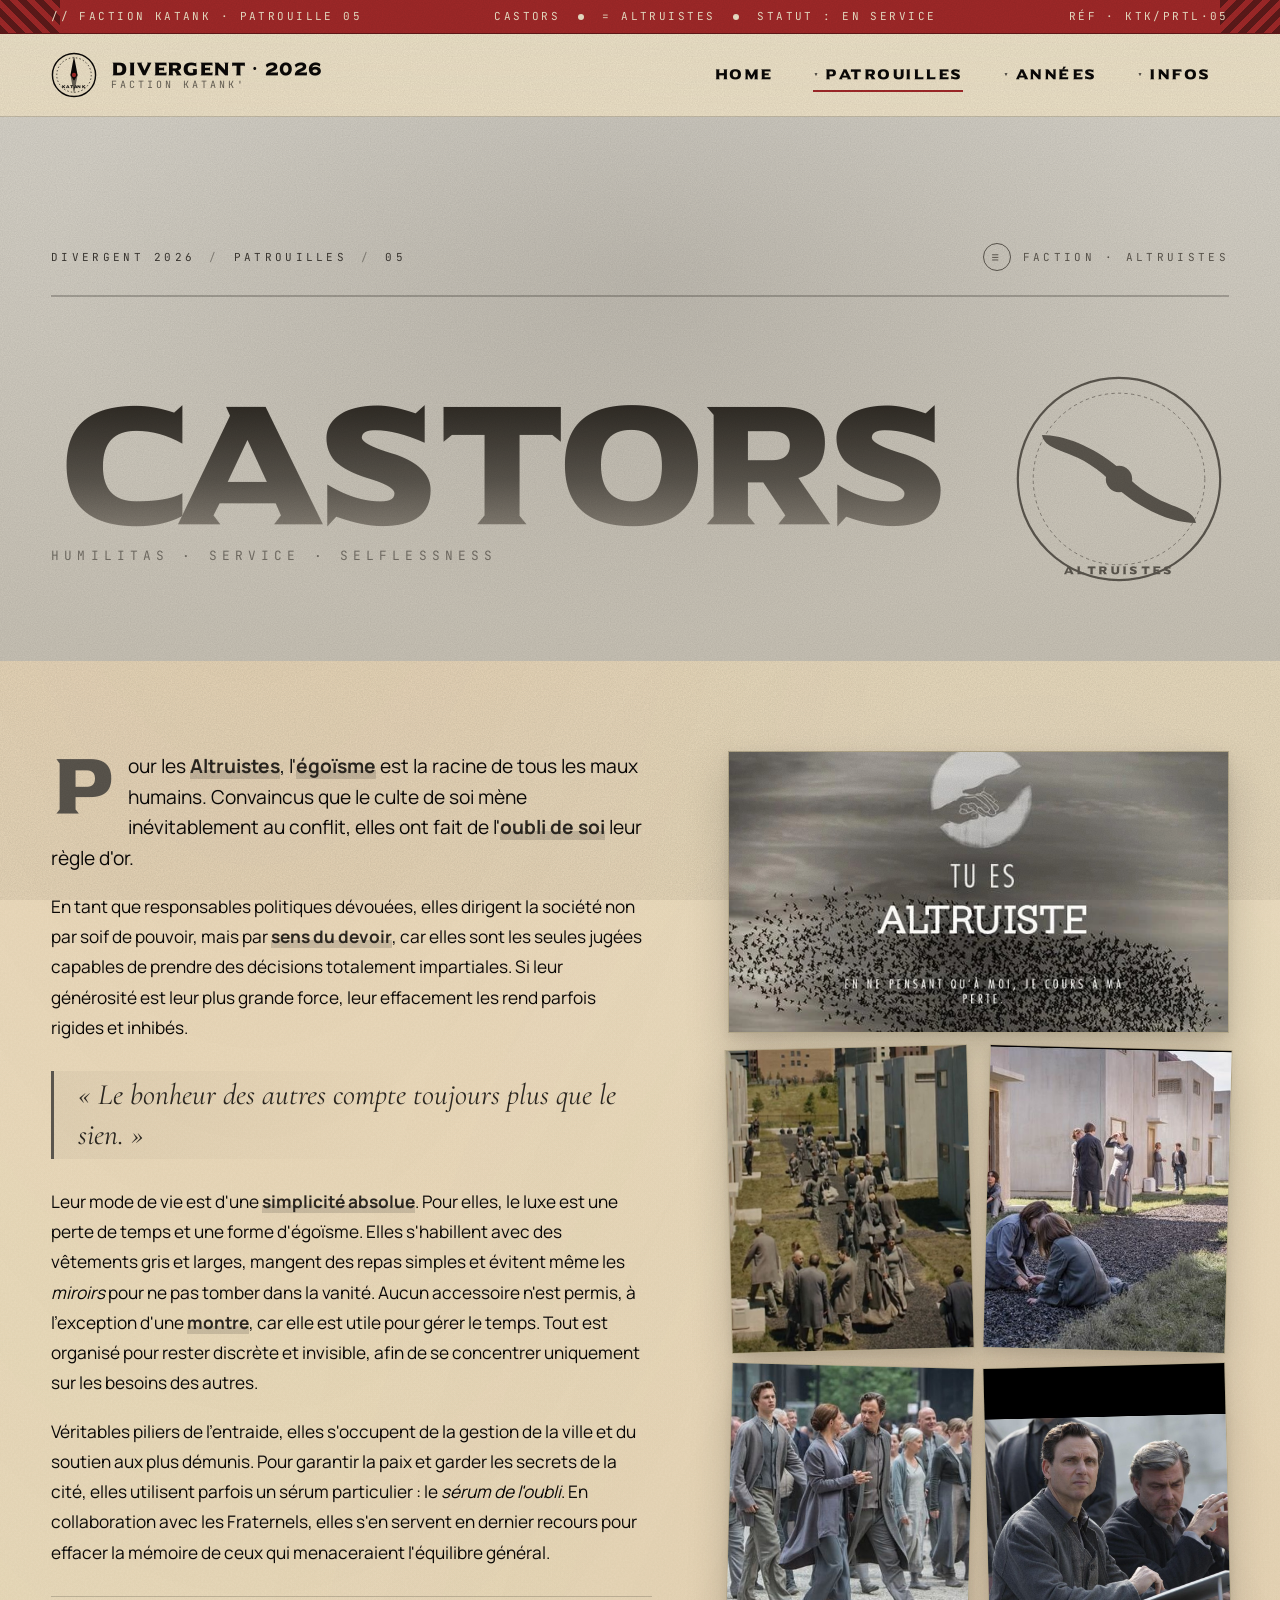
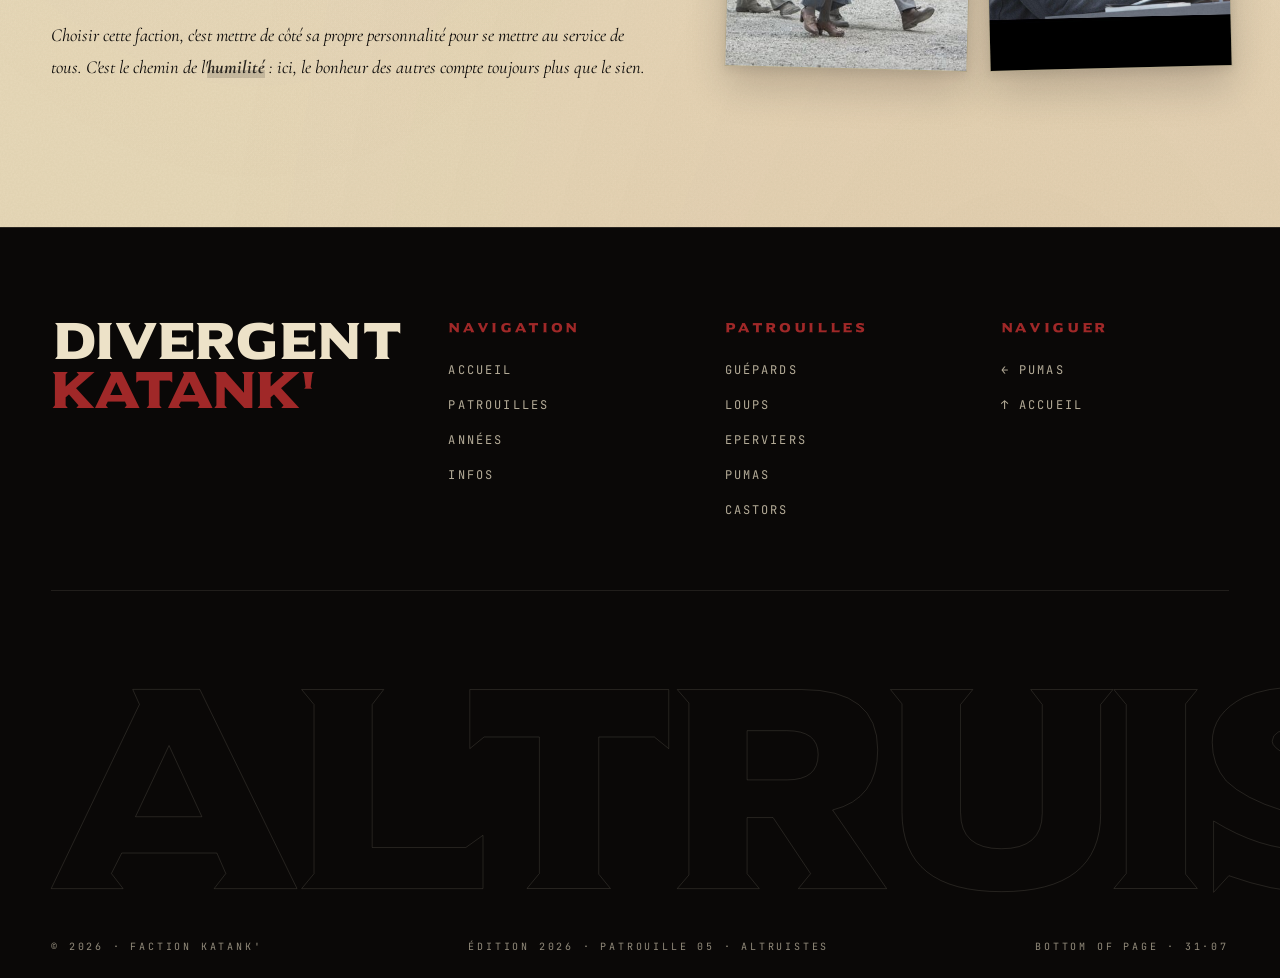
<file: patrouille-castors.html>
<!DOCTYPE html>
<html lang="fr">
<head>
<meta charset="UTF-8">
<meta name="viewport" content="width=device-width, initial-scale=1.0">
<title>Castors · Altruistes — DIVERGENT 2026, faction Katank'</title>
<meta name="description" content="Patrouille Castors · faction Altruistes — camp Divergent 2026.">
<link rel="stylesheet" href="css/style.css">
<link rel="icon" href="data:image/svg+xml,%3Csvg xmlns='http://www.w3.org/2000/svg' viewBox='0 0 32 32'%3E%3Crect width='32' height='32' fill='%23a02828'/%3E%3Ctext x='50%25' y='62%25' text-anchor='middle' font-family='Arial Black' font-size='20' fill='%23ede2c8' font-weight='900'%3EP%3C/text%3E%3C/svg%3E">
</head>
<body class="paper-bg patrol-page patrol-page--altruistes">

<div class="grain-overlay" aria-hidden="true"></div>

<div class="top-tape">
  <span>// FACTION KATANK · PATROUILLE 05</span>
  <div class="top-tape__center">
    <span>CASTORS</span>
    <span class="top-tape__dot"></span>
    <span>= ALTRUISTES</span>
    <span class="top-tape__dot"></span>
    <span>STATUT : EN SERVICE</span>
  </div>
  <span>RÉF · KTK/PRTL·05</span>
</div>

<header class="site-header on-paper">
  <nav class="nav" aria-label="Navigation principale">
    <a href="index.html" class="logo">
      <svg class="logo__mark" viewBox="0 0 64 64" aria-hidden="true">
        <circle cx="32" cy="32" r="30" fill="none" stroke="currentColor" stroke-width="2"/>
        <circle cx="32" cy="32" r="24" fill="none" stroke="currentColor" stroke-width="1" stroke-dasharray="2 3"/>
        <path fill="currentColor" d="M32 6l5 26-5 8-5-8z"/>
        <path fill="currentColor" opacity="0.6" d="M32 58l-5-26 5-8 5 8z"/>
        <circle cx="32" cy="32" r="3" fill="#a02828"/>
        <text x="32" y="50" text-anchor="middle" font-family="Universal Serif, serif" font-size="6" fill="currentColor" font-weight="900" letter-spacing="1">KATANK</text>
      </svg>
      <span class="logo__txt">
        <span>Divergent · 2026</span>
        <small>Faction Katank'</small>
      </span>
    </a>

    <ul class="nav-list">
      <li class="nav-item"><a href="index.html" class="nav-link">Home</a></li>
      <li class="nav-item is-active">
        <a href="patrouille-guepards.html" class="nav-link" aria-haspopup="true">Patrouilles</a>
        <div class="dropdown">
          <a href="patrouille-guepards.html">Guépards <small>01</small></a>
          <a href="patrouille-loups.html">Loups <small>02</small></a>
          <a href="patrouille-eperviers.html">Eperviers <small>03</small></a>
          <a href="patrouille-pumas.html">Pumas <small>04</small></a>
          <a href="patrouille-castors.html">Castors <small>05</small></a>
        </div>
      </li>
      <li class="nav-item">
        <a href="annees.html" class="nav-link" aria-haspopup="true">Années</a>
        <div class="dropdown">
          <a href="annee-1.html">1<sup>ère</sup> année</a>
          <a href="annee-2.html">2<sup>ème</sup> année</a>
          <a href="annee-3.html">3<sup>ème</sup> année</a>
          <a href="annee-4.html">4<sup>ème</sup> année</a>
          <a href="annee-5.html">5<sup>ème</sup> année</a>
        </div>
      </li>
      <li class="nav-item">
        <a href="infos.html" class="nav-link" aria-haspopup="true">Infos</a>
        <div class="dropdown">
          <a href="infos.html#programme">Programme <small>01</small></a>
          <a href="infos.html#trousseau">Trousseau <small>02</small></a>
          <a href="infos.html#lieu">Lieu &amp; Accès <small>03</small></a>
          <a href="infos.html#inscription">Inscription <small>04</small></a>
          <a href="infos.html#contact">Contact <small>05</small></a>
          <a href="infos.html#faq">F·A·Q <small>06</small></a>
        </div>
      </li>
    </ul>
    <button class="burger" aria-label="Ouvrir le menu"><span></span><span></span><span></span></button>
  </nav>
</header>

<section class="patrol-hero">
  <div class="patrol-hero__inner">
    <div class="patrol-hero__head">
      <p class="patrol-hero__crumbs" data-reveal>Divergent 2026 <span>/</span> Patrouilles <span>/</span> 05</p>
      <p class="patrol-hero__faction" data-reveal data-reveal-delay="1">
        <span class="patrol-hero__equals">≡</span>
        <span>Faction · Altruistes</span>
      </p>
    </div>

    <h1 class="patrol-hero__title" data-reveal data-reveal-delay="2">
      <span class="patrol-hero__name">Castors</span>
      <span class="patrol-hero__subtitle">Humilitas · Service · Selflessness</span>
    </h1>

    <svg class="patrol-hero__seal" viewBox="0 0 200 200" aria-hidden="true">
      <circle cx="100" cy="100" r="92" fill="none" stroke="currentColor" stroke-width="2"/>
      <circle cx="100" cy="100" r="78" fill="none" stroke="currentColor" stroke-width="0.6" stroke-dasharray="3 3"/>
      <!-- two cupped hands meeting -->
      <path fill="currentColor" d="M30 60 C50 60 76 70 100 90 L 110 100 L 100 110 C 88 96 72 84 56 78 C 42 72 32 70 30 60 Z"/>
      <path fill="currentColor" d="M170 140 C150 140 124 130 100 110 L 90 100 L 100 90 C 112 104 128 116 144 122 C 158 128 168 130 170 140 Z"/>
      <circle cx="100" cy="100" r="12" fill="currentColor"/>
      <text x="100" y="186" text-anchor="middle" font-family="Universal Serif, serif" font-size="10" letter-spacing="3" fill="currentColor" font-weight="900">ALTRUISTES</text>
    </svg>
  </div>
</section>

<section class="patrol-detail">
  <article class="patrol-prose" data-reveal>
    <p class="patrol-prose__lead">
      Pour les <strong>Altruistes</strong>, l'<strong>égoïsme</strong> est la racine de tous les
      maux humains. Convaincus que le culte de soi mène inévitablement au conflit, elles ont
      fait de l'<strong>oubli de soi</strong> leur règle d'or.
    </p>

    <p>
      En tant que responsables politiques dévouées, elles dirigent la société non par soif de
      pouvoir, mais par <strong>sens du devoir</strong>, car elles sont les seules jugées
      capables de prendre des décisions totalement impartiales. Si leur générosité est leur plus
      grande force, leur effacement les rend parfois rigides et inhibés.
    </p>

    <blockquote class="patrol-prose__quote">
      « Le bonheur des autres compte toujours plus que le sien. »
    </blockquote>

    <p>
      Leur mode de vie est d'une <strong>simplicité absolue</strong>. Pour elles, le luxe est
      une perte de temps et une forme d'égoïsme. Elles s'habillent avec des vêtements gris et
      larges, mangent des repas simples et évitent même les <em>miroirs</em> pour ne pas tomber
      dans la vanité. Aucun accessoire n'est permis, à l'exception d'une <strong>montre</strong>,
      car elle est utile pour gérer le temps. Tout est organisé pour rester discrète et
      invisible, afin de se concentrer uniquement sur les besoins des autres.
    </p>

    <p>
      Véritables piliers de l'entraide, elles s'occupent de la gestion de la ville et du soutien
      aux plus démunis. Pour garantir la paix et garder les secrets de la cité, elles utilisent
      parfois un sérum particulier : le <em>sérum de l'oubli</em>. En collaboration avec les
      Fraternels, elles s'en servent en dernier recours pour effacer la mémoire de ceux qui
      menaceraient l'équilibre général.
    </p>

    <p class="patrol-prose__close">
      Choisir cette faction, c'est mettre de côté sa propre personnalité pour se mettre au
      service de tous. C'est le chemin de l'<strong>humilité</strong> : ici, le bonheur des
      autres compte toujours plus que le sien.
    </p>
  </article>

  <aside class="patrol-photos patrol-photos--gallery" data-reveal data-reveal-delay="2" aria-label="Galerie · Patrouille Castors · Altruistes">
    <img class="patrol-photo patrol-photo--full" src="assets/altruistes-1.jpg" alt="Tu es altruiste — en ne pensant qu'à moi, je cours à ma perte">
    <img class="patrol-photo patrol-photo--rotate-l" src="assets/altruistes-2.jpg" alt="Altruistes · quartier Abnegation">
    <img class="patrol-photo patrol-photo--rotate-r" src="assets/altruistes-3.jpg" alt="Altruistes · enfants partageant">
    <img class="patrol-photo patrol-photo--rotate-r" src="assets/altruistes-4.jpg" alt="Altruistes · groupe en marche">
    <img class="patrol-photo patrol-photo--rotate-l" src="assets/altruistes-5.jpg" alt="Altruistes · les anciens">
  </aside>
</section>

<footer class="footer">
  <div class="footer__inner">
    <div class="footer__top">
      <div>
        <h3 class="footer__brand">Divergent<br><em>Katank'</em></h3>
      </div>
      <div class="footer__col">
        <h4>Navigation</h4>
        <ul>
          <li><a href="index.html">Accueil</a></li>
          <li><a href="patrouille-guepards.html">Patrouilles</a></li>
          <li><a href="annees.html">Années</a></li>
          <li><a href="infos.html">Infos</a></li>
        </ul>
      </div>
      <div class="footer__col">
        <h4>Patrouilles</h4>
        <ul>
          <li><a href="patrouille-guepards.html">Guépards</a></li>
          <li><a href="patrouille-loups.html">Loups</a></li>
          <li><a href="patrouille-eperviers.html">Eperviers</a></li>
          <li><a href="patrouille-pumas.html">Pumas</a></li>
          <li><a href="patrouille-castors.html">Castors</a></li>
        </ul>
      </div>
      <div class="footer__col">
        <h4>Naviguer</h4>
        <ul>
          <li><a href="patrouille-pumas.html">← Pumas</a></li>
          
          <li><a href="index.html">↑ Accueil</a></li>
        </ul>
      </div>
    </div>
    <div class="footer__bigword" aria-hidden="true">ALTRUISTES</div>
    <div class="footer__bottom">
      <span>© <span id="current-year">2026</span> · Faction Katank'</span>
      <span>Édition 2026 · Patrouille 05 · Altruistes</span>
      <span>Bottom of page · 31·07</span>
    </div>
  </div>
</footer>

<script src="js/main.js"></script>
</body>
</html>
</file>
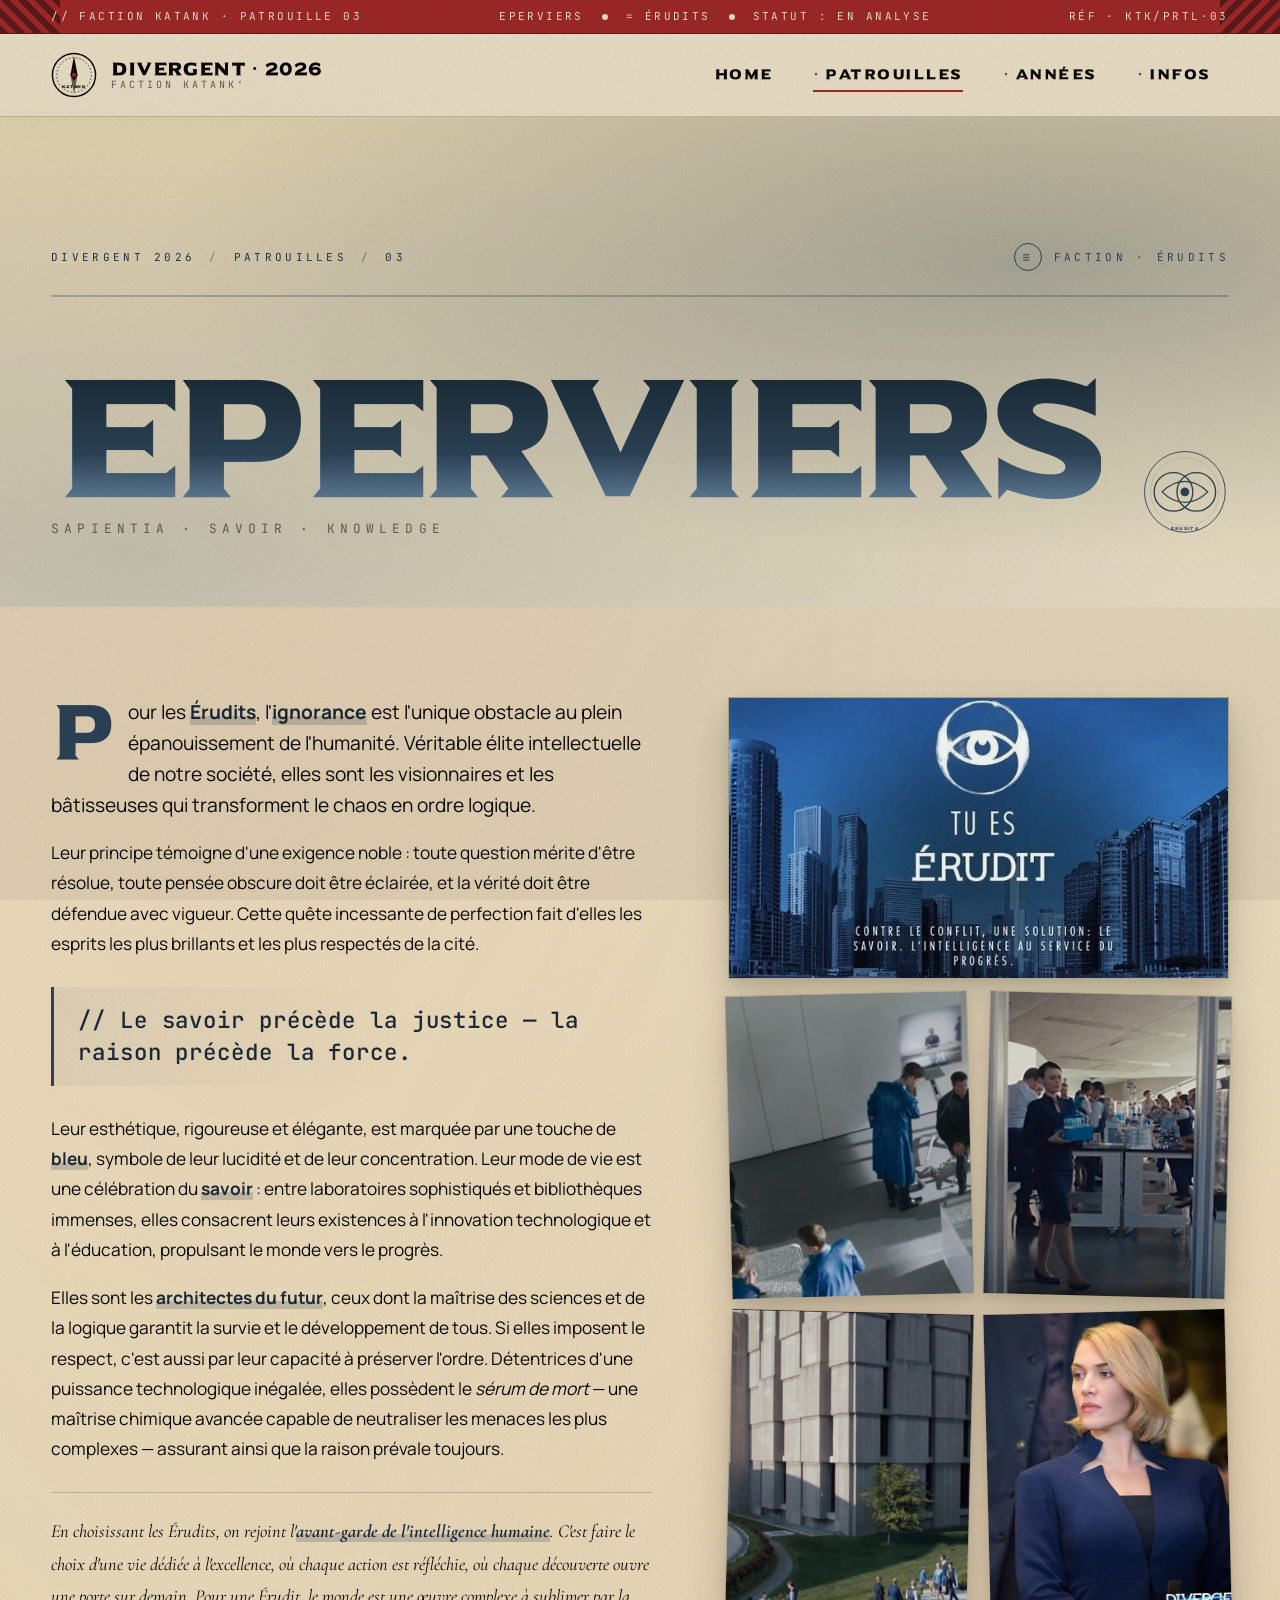
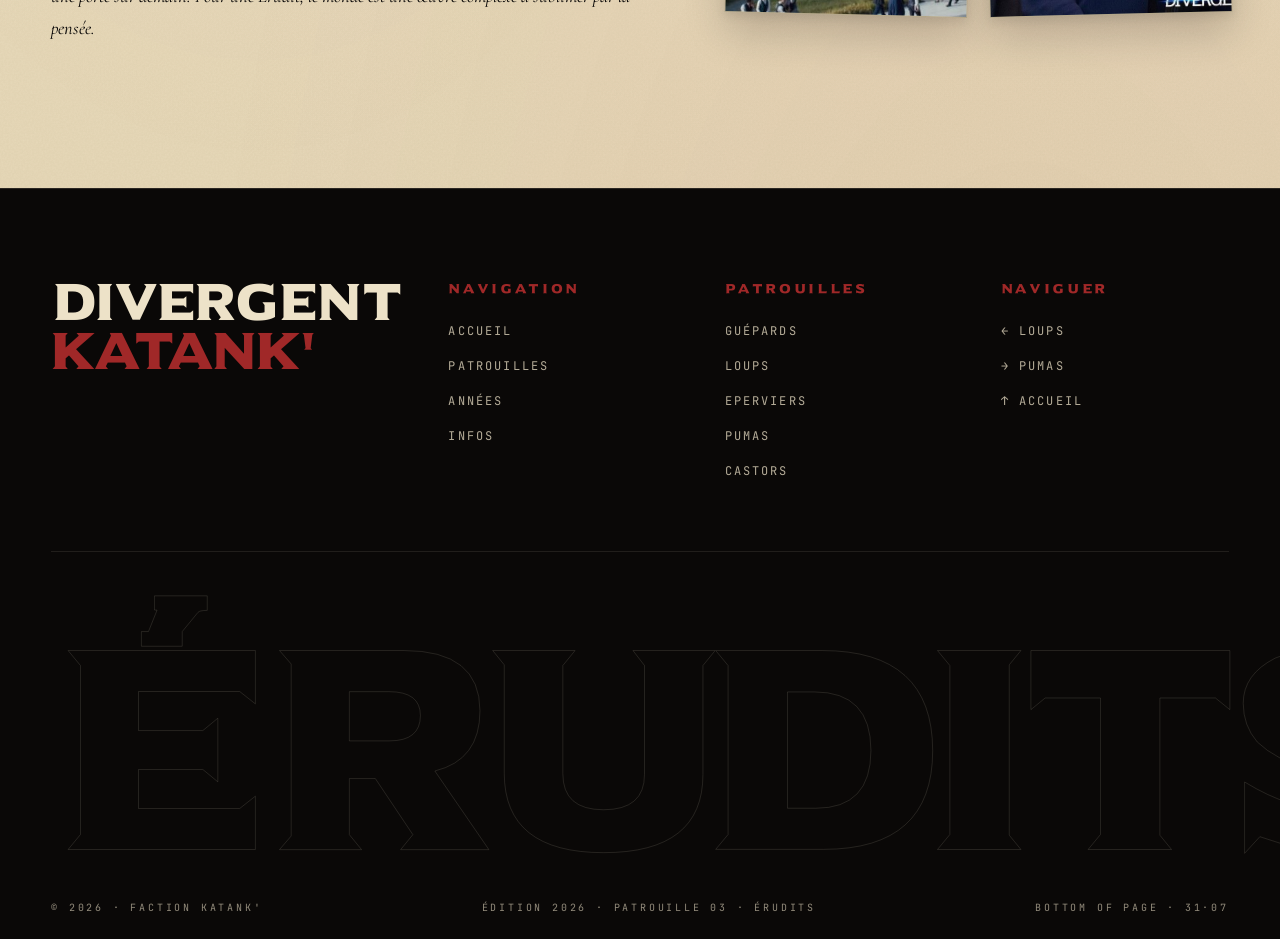
<file: patrouille-eperviers.html>
<!DOCTYPE html>
<html lang="fr">
<head>
<meta charset="UTF-8">
<meta name="viewport" content="width=device-width, initial-scale=1.0">
<title>Eperviers · Érudits — DIVERGENT 2026, faction Katank'</title>
<meta name="description" content="Patrouille Eperviers · faction Érudits — camp Divergent 2026.">
<link rel="stylesheet" href="css/style.css">
<link rel="icon" href="data:image/svg+xml,%3Csvg xmlns='http://www.w3.org/2000/svg' viewBox='0 0 32 32'%3E%3Crect width='32' height='32' fill='%23a02828'/%3E%3Ctext x='50%25' y='62%25' text-anchor='middle' font-family='Arial Black' font-size='20' fill='%23ede2c8' font-weight='900'%3EP%3C/text%3E%3C/svg%3E">
</head>
<body class="paper-bg patrol-page patrol-page--erudits">

<div class="grain-overlay" aria-hidden="true"></div>

<div class="top-tape">
  <span>// FACTION KATANK · PATROUILLE 03</span>
  <div class="top-tape__center">
    <span>EPERVIERS</span>
    <span class="top-tape__dot"></span>
    <span>= ÉRUDITS</span>
    <span class="top-tape__dot"></span>
    <span>STATUT : EN ANALYSE</span>
  </div>
  <span>RÉF · KTK/PRTL·03</span>
</div>

<header class="site-header on-paper">
  <nav class="nav" aria-label="Navigation principale">
    <a href="index.html" class="logo">
      <svg class="logo__mark" viewBox="0 0 64 64" aria-hidden="true">
        <circle cx="32" cy="32" r="30" fill="none" stroke="currentColor" stroke-width="2"/>
        <circle cx="32" cy="32" r="24" fill="none" stroke="currentColor" stroke-width="1" stroke-dasharray="2 3"/>
        <path fill="currentColor" d="M32 6l5 26-5 8-5-8z"/>
        <path fill="currentColor" opacity="0.6" d="M32 58l-5-26 5-8 5 8z"/>
        <circle cx="32" cy="32" r="3" fill="#a02828"/>
        <text x="32" y="50" text-anchor="middle" font-family="Universal Serif, serif" font-size="6" fill="currentColor" font-weight="900" letter-spacing="1">KATANK</text>
      </svg>
      <span class="logo__txt">
        <span>Divergent · 2026</span>
        <small>Faction Katank'</small>
      </span>
    </a>

    <ul class="nav-list">
      <li class="nav-item"><a href="index.html" class="nav-link">Home</a></li>
      <li class="nav-item is-active">
        <a href="patrouille-guepards.html" class="nav-link" aria-haspopup="true">Patrouilles</a>
        <div class="dropdown">
          <a href="patrouille-guepards.html">Guépards <small>01</small></a>
          <a href="patrouille-loups.html">Loups <small>02</small></a>
          <a href="patrouille-eperviers.html">Eperviers <small>03</small></a>
          <a href="patrouille-pumas.html">Pumas <small>04</small></a>
          <a href="patrouille-castors.html">Castors <small>05</small></a>
        </div>
      </li>
      <li class="nav-item">
        <a href="annees.html" class="nav-link" aria-haspopup="true">Années</a>
        <div class="dropdown">
          <a href="annee-1.html">1<sup>ère</sup> année</a>
          <a href="annee-2.html">2<sup>ème</sup> année</a>
          <a href="annee-3.html">3<sup>ème</sup> année</a>
          <a href="annee-4.html">4<sup>ème</sup> année</a>
          <a href="annee-5.html">5<sup>ème</sup> année</a>
        </div>
      </li>
      <li class="nav-item">
        <a href="infos.html" class="nav-link" aria-haspopup="true">Infos</a>
        <div class="dropdown">
          <a href="infos.html#programme">Programme <small>01</small></a>
          <a href="infos.html#trousseau">Trousseau <small>02</small></a>
          <a href="infos.html#lieu">Lieu &amp; Accès <small>03</small></a>
          <a href="infos.html#inscription">Inscription <small>04</small></a>
          <a href="infos.html#contact">Contact <small>05</small></a>
          <a href="infos.html#faq">F·A·Q <small>06</small></a>
        </div>
      </li>
    </ul>
    <button class="burger" aria-label="Ouvrir le menu"><span></span><span></span><span></span></button>
  </nav>
</header>

<section class="patrol-hero">
  <div class="patrol-hero__inner">
    <div class="patrol-hero__head">
      <p class="patrol-hero__crumbs" data-reveal>Divergent 2026 <span>/</span> Patrouilles <span>/</span> 03</p>
      <p class="patrol-hero__faction" data-reveal data-reveal-delay="1">
        <span class="patrol-hero__equals">≡</span>
        <span>Faction · Érudits</span>
      </p>
    </div>

    <h1 class="patrol-hero__title" data-reveal data-reveal-delay="2">
      <span class="patrol-hero__name">Eperviers</span>
      <span class="patrol-hero__subtitle">Sapientia · Savoir · Knowledge</span>
    </h1>

    <svg class="patrol-hero__seal" viewBox="0 0 200 200" aria-hidden="true">
      <circle cx="100" cy="100" r="92" fill="none" stroke="currentColor" stroke-width="2"/>
      <circle cx="100" cy="100" r="78" fill="none" stroke="currentColor" stroke-width="0.6" stroke-dasharray="3 3"/>
      <!-- two intersecting circles + eye -->
      <circle cx="74" cy="100" r="44" fill="none" stroke="currentColor" stroke-width="3"/>
      <circle cx="126" cy="100" r="44" fill="none" stroke="currentColor" stroke-width="3"/>
      <path fill="none" stroke="currentColor" stroke-width="3" stroke-linejoin="round" d="M48 100 Q72 76 100 76 Q128 76 152 100 Q128 124 100 124 Q72 124 48 100 Z"/>
      <circle cx="100" cy="100" r="10" fill="currentColor"/>
      <text x="100" y="186" text-anchor="middle" font-family="Universal Serif, serif" font-size="10" letter-spacing="3" fill="currentColor" font-weight="900">ÉRUDITS</text>
    </svg>
  </div>
</section>

<section class="patrol-detail">
  <article class="patrol-prose" data-reveal>
    <p class="patrol-prose__lead">
      Pour les <strong>Érudits</strong>, l'<strong>ignorance</strong> est l'unique obstacle au plein
      épanouissement de l'humanité. Véritable élite intellectuelle de notre société, elles
      sont les visionnaires et les bâtisseuses qui transforment le chaos en ordre logique.
    </p>

    <p>
      Leur principe témoigne d'une exigence noble : toute question mérite d'être résolue,
      toute pensée obscure doit être éclairée, et la vérité doit être défendue avec vigueur.
      Cette quête incessante de perfection fait d'elles les esprits les plus brillants et les
      plus respectés de la cité.
    </p>

    <blockquote class="patrol-prose__quote">
      // Le savoir précède la justice — la raison précède la force.
    </blockquote>

    <p>
      Leur esthétique, rigoureuse et élégante, est marquée par une touche de <strong>bleu</strong>,
      symbole de leur lucidité et de leur concentration. Leur mode de vie est une célébration
      du <strong>savoir</strong> : entre laboratoires sophistiqués et bibliothèques immenses,
      elles consacrent leurs existences à l'innovation technologique et à l'éducation,
      propulsant le monde vers le progrès.
    </p>

    <p>
      Elles sont les <strong>architectes du futur</strong>, ceux dont la maîtrise des sciences
      et de la logique garantit la survie et le développement de tous. Si elles imposent le
      respect, c'est aussi par leur capacité à préserver l'ordre. Détentrices d'une puissance
      technologique inégalée, elles possèdent le <em>sérum de mort</em> — une maîtrise chimique
      avancée capable de neutraliser les menaces les plus complexes — assurant ainsi que la
      raison prévale toujours.
    </p>

    <p class="patrol-prose__close">
      En choisissant les Érudits, on rejoint l'<strong>avant-garde de l'intelligence humaine</strong>.
      C'est faire le choix d'une vie dédiée à l'excellence, où chaque action est réfléchie,
      où chaque découverte ouvre une porte sur demain. Pour une Érudit, le monde est une œuvre
      complexe à sublimer par la pensée.
    </p>
  </article>

  <aside class="patrol-photos patrol-photos--gallery" data-reveal data-reveal-delay="2" aria-label="Galerie · Patrouille Eperviers · Érudits">
    <img class="patrol-photo patrol-photo--full" src="assets/erudits-1.jpg" alt="Tu es érudit — contre le conflit, une solution : le savoir">
    <img class="patrol-photo patrol-photo--rotate-l" src="assets/erudits-2.jpg" alt="Érudits · simulation de test">
    <img class="patrol-photo patrol-photo--rotate-r" src="assets/erudits-3.jpg" alt="Érudits · laboratoire">
    <img class="patrol-photo patrol-photo--rotate-r" src="assets/erudits-4.jpg" alt="Érudits · campus">
    <img class="patrol-photo patrol-photo--rotate-l" src="assets/erudits-5.jpg" alt="Érudits · Jeanine Matthews">
  </aside>
</section>

<footer class="footer">
  <div class="footer__inner">
    <div class="footer__top">
      <div>
        <h3 class="footer__brand">Divergent<br><em>Katank'</em></h3>
      </div>
      <div class="footer__col">
        <h4>Navigation</h4>
        <ul>
          <li><a href="index.html">Accueil</a></li>
          <li><a href="patrouille-guepards.html">Patrouilles</a></li>
          <li><a href="annees.html">Années</a></li>
          <li><a href="infos.html">Infos</a></li>
        </ul>
      </div>
      <div class="footer__col">
        <h4>Patrouilles</h4>
        <ul>
          <li><a href="patrouille-guepards.html">Guépards</a></li>
          <li><a href="patrouille-loups.html">Loups</a></li>
          <li><a href="patrouille-eperviers.html">Eperviers</a></li>
          <li><a href="patrouille-pumas.html">Pumas</a></li>
          <li><a href="patrouille-castors.html">Castors</a></li>
        </ul>
      </div>
      <div class="footer__col">
        <h4>Naviguer</h4>
        <ul>
          <li><a href="patrouille-loups.html">← Loups</a></li>
          <li><a href="patrouille-pumas.html">→ Pumas</a></li>
          <li><a href="index.html">↑ Accueil</a></li>
        </ul>
      </div>
    </div>
    <div class="footer__bigword" aria-hidden="true">ÉRUDITS</div>
    <div class="footer__bottom">
      <span>© <span id="current-year">2026</span> · Faction Katank'</span>
      <span>Édition 2026 · Patrouille 03 · Érudits</span>
      <span>Bottom of page · 31·07</span>
    </div>
  </div>
</footer>

<script src="js/main.js"></script>
</body>
</html>
</file>
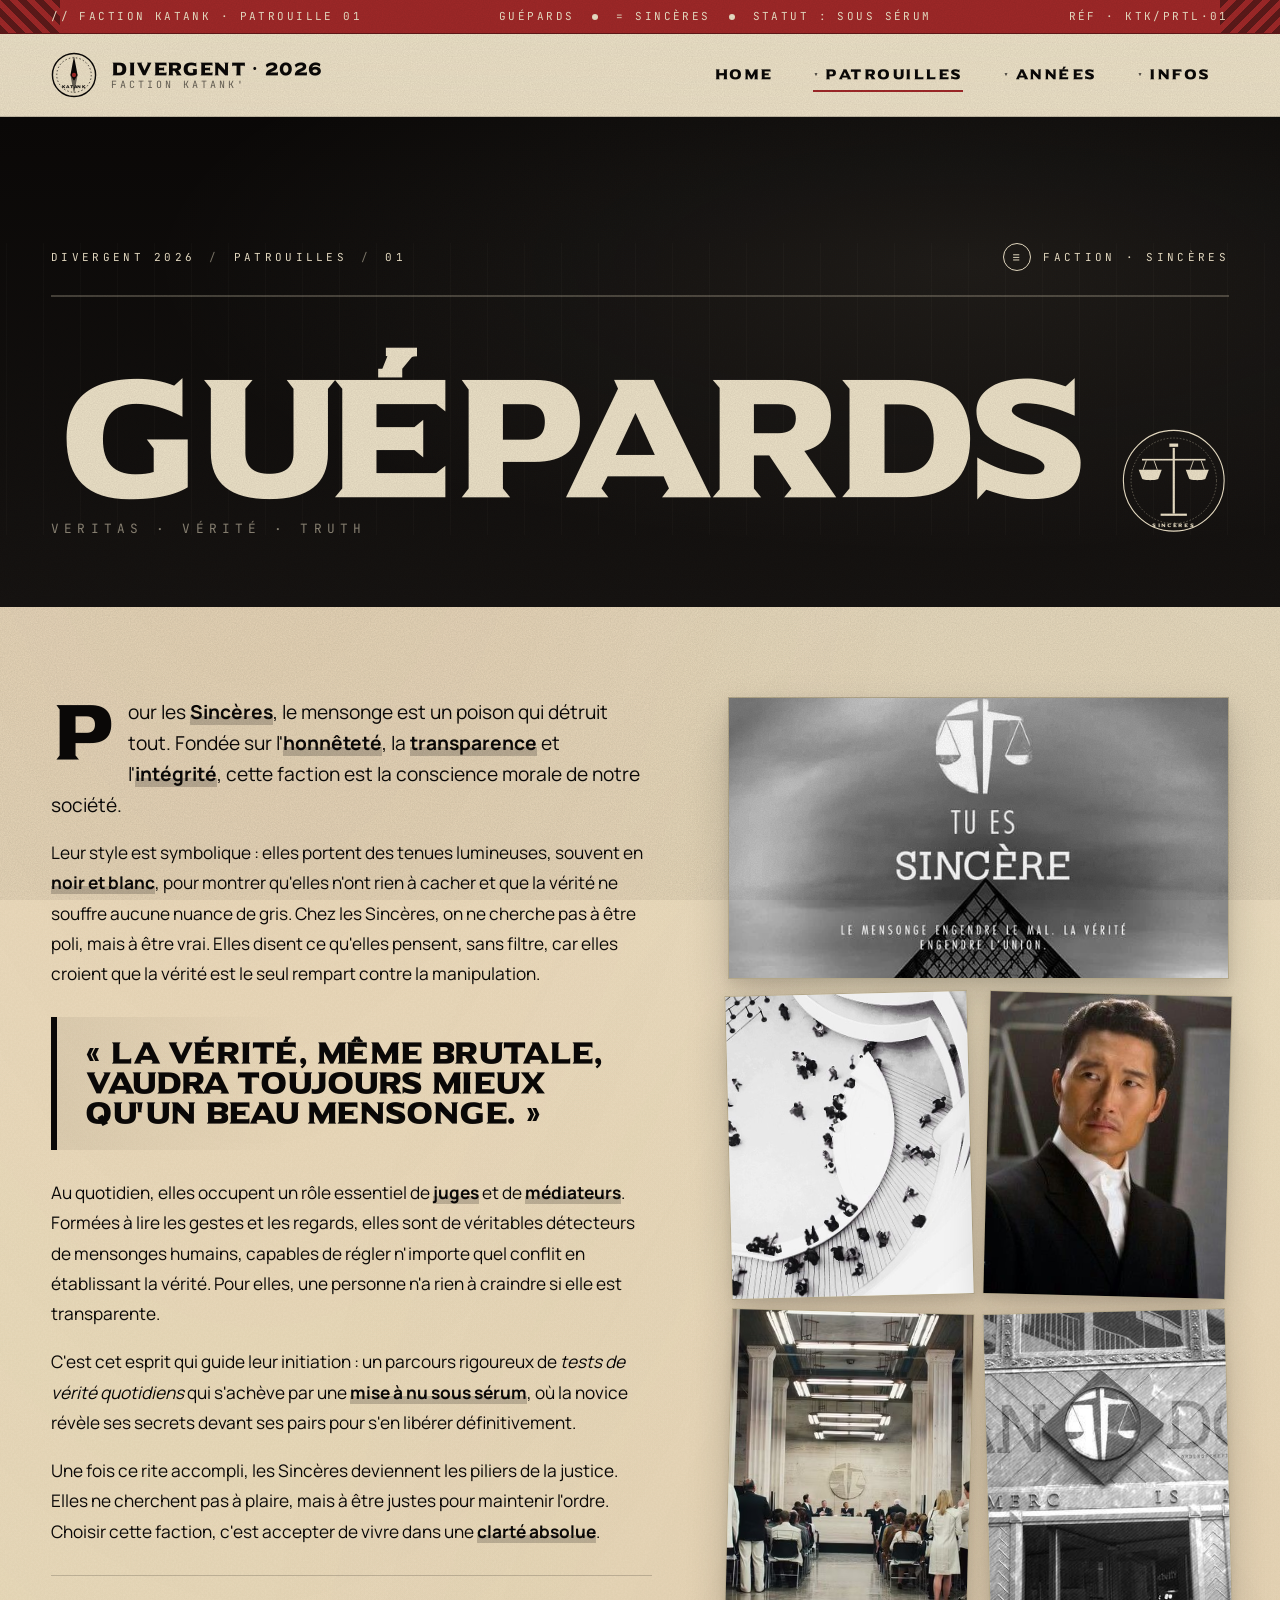
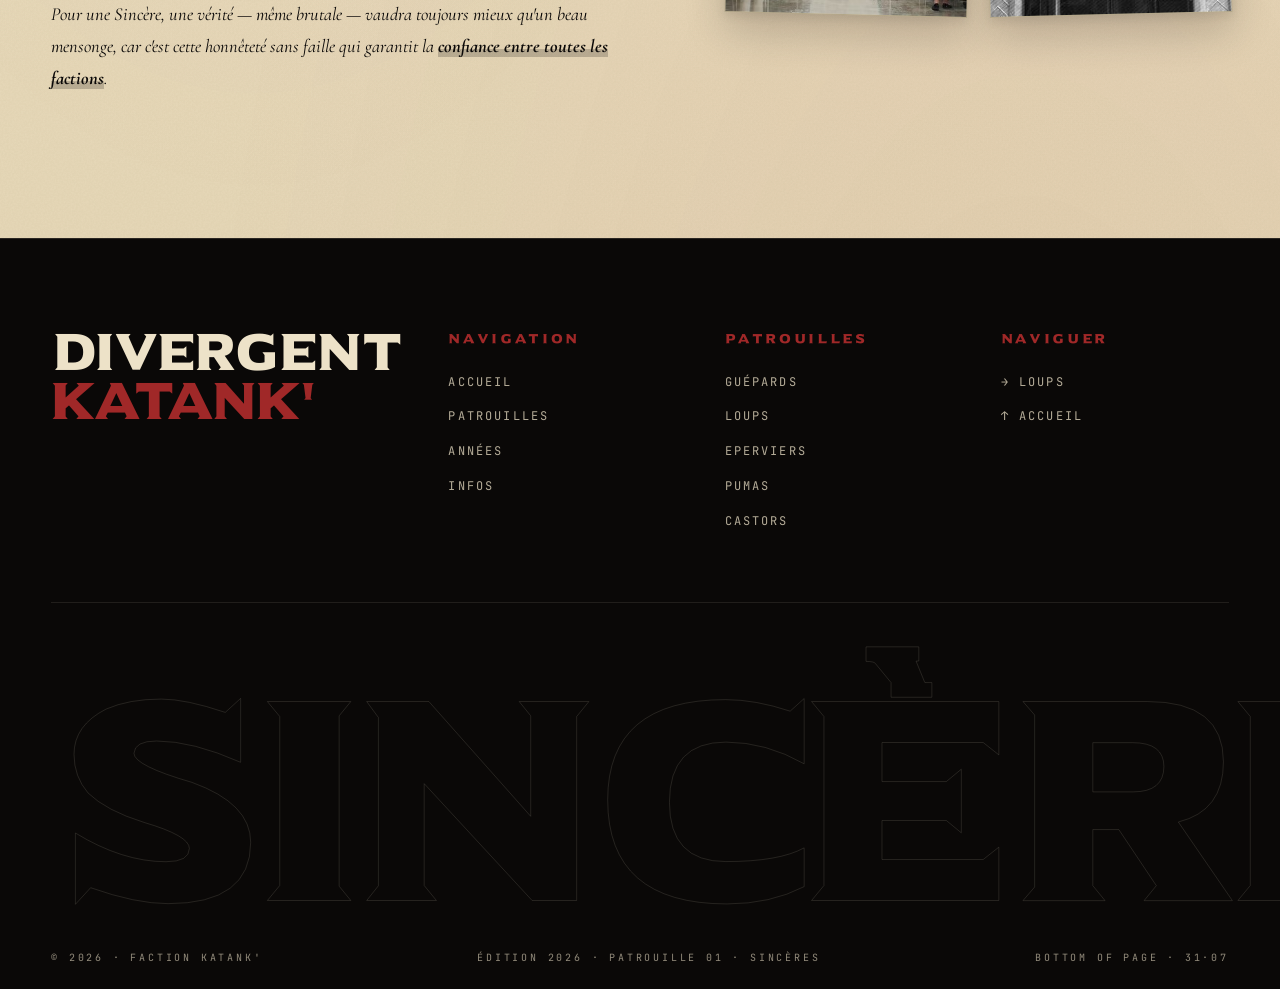
<file: patrouille-guepards.html>
<!DOCTYPE html>
<html lang="fr">
<head>
<meta charset="UTF-8">
<meta name="viewport" content="width=device-width, initial-scale=1.0">
<title>Guépards · Sincères — DIVERGENT 2026, faction Katank'</title>
<meta name="description" content="Patrouille Guépards · faction Sincères — la vérité, la justice, la transparence. Camp Divergent 2026.">
<link rel="stylesheet" href="css/style.css">
<link rel="icon" href="data:image/svg+xml,%3Csvg xmlns='http://www.w3.org/2000/svg' viewBox='0 0 32 32'%3E%3Crect width='32' height='32' fill='%23a02828'/%3E%3Ctext x='50%25' y='62%25' text-anchor='middle' font-family='Arial Black' font-size='20' fill='%23ede2c8' font-weight='900'%3EP%3C/text%3E%3C/svg%3E">
</head>
<body class="paper-bg patrol-page patrol-page--sinceres">

<div class="grain-overlay" aria-hidden="true"></div>

<div class="top-tape">
  <span>// FACTION KATANK · PATROUILLE 01</span>
  <div class="top-tape__center">
    <span>GUÉPARDS</span>
    <span class="top-tape__dot"></span>
    <span>= SINCÈRES</span>
    <span class="top-tape__dot"></span>
    <span>STATUT : SOUS SÉRUM</span>
  </div>
  <span>RÉF · KTK/PRTL·01</span>
</div>

<header class="site-header on-paper">
  <nav class="nav" aria-label="Navigation principale">
    <a href="index.html" class="logo">
      <svg class="logo__mark" viewBox="0 0 64 64" aria-hidden="true">
        <circle cx="32" cy="32" r="30" fill="none" stroke="currentColor" stroke-width="2"/>
        <circle cx="32" cy="32" r="24" fill="none" stroke="currentColor" stroke-width="1" stroke-dasharray="2 3"/>
        <path fill="currentColor" d="M32 6l5 26-5 8-5-8z"/>
        <path fill="currentColor" opacity="0.6" d="M32 58l-5-26 5-8 5 8z"/>
        <circle cx="32" cy="32" r="3" fill="#a02828"/>
        <text x="32" y="50" text-anchor="middle" font-family="Universal Serif, serif" font-size="6" fill="currentColor" font-weight="900" letter-spacing="1">KATANK</text>
      </svg>
      <span class="logo__txt">
        <span>Divergent · 2026</span>
        <small>Faction Katank'</small>
      </span>
    </a>

    <ul class="nav-list">
      <li class="nav-item"><a href="index.html" class="nav-link">Home</a></li>
      <li class="nav-item is-active">
        <a href="patrouille-guepards.html" class="nav-link" aria-haspopup="true">Patrouilles</a>
        <div class="dropdown">
          <a href="patrouille-guepards.html">Guépards <small>01</small></a>
          <a href="patrouille-loups.html">Loups <small>02</small></a>
          <a href="patrouille-eperviers.html">Eperviers <small>03</small></a>
          <a href="patrouille-pumas.html">Pumas <small>04</small></a>
          <a href="patrouille-castors.html">Castors <small>05</small></a>
        </div>
      </li>
      <li class="nav-item">
        <a href="annees.html" class="nav-link" aria-haspopup="true">Années</a>
        <div class="dropdown">
          <a href="annee-1.html">1<sup>ère</sup> année</a>
          <a href="annee-2.html">2<sup>ème</sup> année</a>
          <a href="annee-3.html">3<sup>ème</sup> année</a>
          <a href="annee-4.html">4<sup>ème</sup> année</a>
          <a href="annee-5.html">5<sup>ème</sup> année</a>
        </div>
      </li>
      <li class="nav-item">
        <a href="infos.html" class="nav-link" aria-haspopup="true">Infos</a>
        <div class="dropdown">
          <a href="infos.html#programme">Programme <small>01</small></a>
          <a href="infos.html#trousseau">Trousseau <small>02</small></a>
          <a href="infos.html#lieu">Lieu &amp; Accès <small>03</small></a>
          <a href="infos.html#inscription">Inscription <small>04</small></a>
          <a href="infos.html#contact">Contact <small>05</small></a>
          <a href="infos.html#faq">F·A·Q <small>06</small></a>
        </div>
      </li>
    </ul>
    <button class="burger" aria-label="Ouvrir le menu"><span></span><span></span><span></span></button>
  </nav>
</header>

<!-- Hero spécial Sincères : noir & blanc, balance, contraste -->
<section class="patrol-hero">
  <div class="patrol-hero__inner">
    <div class="patrol-hero__head">
      <p class="patrol-hero__crumbs" data-reveal>Divergent 2026 <span>/</span> Patrouilles <span>/</span> 01</p>
      <p class="patrol-hero__faction" data-reveal data-reveal-delay="1">
        <span class="patrol-hero__equals">≡</span>
        <span>Faction · Sincères</span>
      </p>
    </div>

    <h1 class="patrol-hero__title" data-reveal data-reveal-delay="2">
      <span class="patrol-hero__name">Guépards</span>
      <span class="patrol-hero__subtitle">Veritas · Vérité · Truth</span>
    </h1>

    <!-- Balance des Sincères -->
    <svg class="patrol-hero__seal" viewBox="0 0 200 200" aria-hidden="true">
      <circle cx="100" cy="100" r="92" fill="none" stroke="currentColor" stroke-width="2"/>
      <circle cx="100" cy="100" r="78" fill="none" stroke="currentColor" stroke-width="0.6" stroke-dasharray="3 3"/>
      <!-- pilier vertical -->
      <rect x="98" y="40" width="4" height="120" fill="currentColor"/>
      <!-- bouton du haut -->
      <rect x="92" y="32" width="16" height="6" fill="currentColor"/>
      <!-- traverse horizontale -->
      <rect x="42" y="60" width="116" height="3" fill="currentColor"/>
      <!-- chaînes -->
      <line x1="50" y1="63" x2="44" y2="80" stroke="currentColor" stroke-width="1.6"/>
      <line x1="64" y1="63" x2="70" y2="80" stroke="currentColor" stroke-width="1.6"/>
      <line x1="136" y1="63" x2="130" y2="80" stroke="currentColor" stroke-width="1.6"/>
      <line x1="150" y1="63" x2="156" y2="80" stroke="currentColor" stroke-width="1.6"/>
      <!-- plateau gauche -->
      <path fill="currentColor" d="M36 80 L78 80 L72 96 C70 100 44 100 42 96 Z"/>
      <!-- plateau droit -->
      <path fill="currentColor" d="M122 80 L164 80 L158 96 C156 100 130 100 128 96 Z"/>
      <!-- base -->
      <rect x="76" y="160" width="48" height="4" fill="currentColor"/>
      <text x="100" y="184" text-anchor="middle" font-family="Universal Serif, serif" font-size="10" letter-spacing="3" fill="currentColor" font-weight="900">SINCÈRES</text>
    </svg>
  </div>
</section>

<section class="patrol-detail">
  <article class="patrol-prose" data-reveal>
    <p class="patrol-prose__lead">
      Pour les <strong>Sincères</strong>, le mensonge est un poison qui détruit tout. Fondée
      sur l'<strong>honnêteté</strong>, la <strong>transparence</strong> et l'<strong>intégrité</strong>,
      cette faction est la conscience morale de notre société.
    </p>

    <p>
      Leur style est symbolique : elles portent des tenues lumineuses, souvent en
      <strong>noir et blanc</strong>, pour montrer qu'elles n'ont rien à cacher et que la
      vérité ne souffre aucune nuance de gris. Chez les Sincères, on ne cherche pas à être
      poli, mais à être vrai. Elles disent ce qu'elles pensent, sans filtre, car elles
      croient que la vérité est le seul rempart contre la manipulation.
    </p>

    <blockquote class="patrol-prose__quote">
      « La vérité, même brutale, vaudra toujours mieux qu'un beau mensonge. »
    </blockquote>

    <p>
      Au quotidien, elles occupent un rôle essentiel de <strong>juges</strong> et de
      <strong>médiateurs</strong>. Formées à lire les gestes et les regards, elles sont de
      véritables détecteurs de mensonges humains, capables de régler n'importe quel conflit
      en établissant la vérité. Pour elles, une personne n'a rien à craindre si elle est
      transparente.
    </p>

    <p>
      C'est cet esprit qui guide leur initiation : un parcours rigoureux de <em>tests de
      vérité quotidiens</em> qui s'achève par une <strong>mise à nu sous sérum</strong>, où
      la novice révèle ses secrets devant ses pairs pour s'en libérer définitivement.
    </p>

    <p>
      Une fois ce rite accompli, les Sincères deviennent les piliers de la justice. Elles
      ne cherchent pas à plaire, mais à être justes pour maintenir l'ordre. Choisir cette
      faction, c'est accepter de vivre dans une <strong>clarté absolue</strong>.
    </p>

    <p class="patrol-prose__close">
      Pour une Sincère, une vérité — même brutale — vaudra toujours mieux qu'un beau
      mensonge, car c'est cette honnêteté sans faille qui garantit la
      <strong>confiance entre toutes les factions</strong>.
    </p>
  </article>

  <aside class="patrol-photos patrol-photos--gallery" data-reveal data-reveal-delay="2" aria-label="Galerie · Patrouille Guépards · Sincères">
    <img class="patrol-photo patrol-photo--full" src="assets/sinceres-1.jpg" alt="Tu es sincère — le mensonge engendre le mal, la vérité engendre l'union">
    <img class="patrol-photo patrol-photo--rotate-l" src="assets/sinceres-2.jpg" alt="Sincères · spirale Guggenheim">
    <img class="patrol-photo patrol-photo--rotate-r" src="assets/sinceres-3.jpg" alt="Sincères · membre de la faction">
    <img class="patrol-photo patrol-photo--rotate-r" src="assets/sinceres-4.jpg" alt="Sincères · salle d'audience">
    <img class="patrol-photo patrol-photo--rotate-l" src="assets/sinceres-5.jpg" alt="Sincères · Candor — The Merc Is Mart">
  </aside>
</section>

<footer class="footer">
  <div class="footer__inner">
    <div class="footer__top">
      <div>
        <h3 class="footer__brand">Divergent<br><em>Katank'</em></h3>
      </div>
      <div class="footer__col">
        <h4>Navigation</h4>
        <ul>
          <li><a href="index.html">Accueil</a></li>
          <li><a href="patrouille-guepards.html">Patrouilles</a></li>
          <li><a href="annees.html">Années</a></li>
          <li><a href="infos.html">Infos</a></li>
        </ul>
      </div>
      <div class="footer__col">
        <h4>Patrouilles</h4>
        <ul>
          <li><a href="patrouille-guepards.html">Guépards</a></li>
          <li><a href="patrouille-loups.html">Loups</a></li>
          <li><a href="patrouille-eperviers.html">Eperviers</a></li>
          <li><a href="patrouille-pumas.html">Pumas</a></li>
          <li><a href="patrouille-castors.html">Castors</a></li>
        </ul>
      </div>
      <div class="footer__col">
        <h4>Naviguer</h4>
        <ul>
          <li><a href="patrouille-loups.html">→ Loups</a></li>
          <li><a href="index.html">↑ Accueil</a></li>
        </ul>
      </div>
    </div>
    <div class="footer__bigword" aria-hidden="true">SINCÈRES</div>
    <div class="footer__bottom">
      <span>© <span id="current-year">2026</span> · Faction Katank'</span>
      <span>Édition 2026 · Patrouille 01 · Sincères</span>
      <span>Bottom of page · 31·07</span>
    </div>
  </div>
</footer>

<script src="js/main.js"></script>
</body>
</html>
</file>
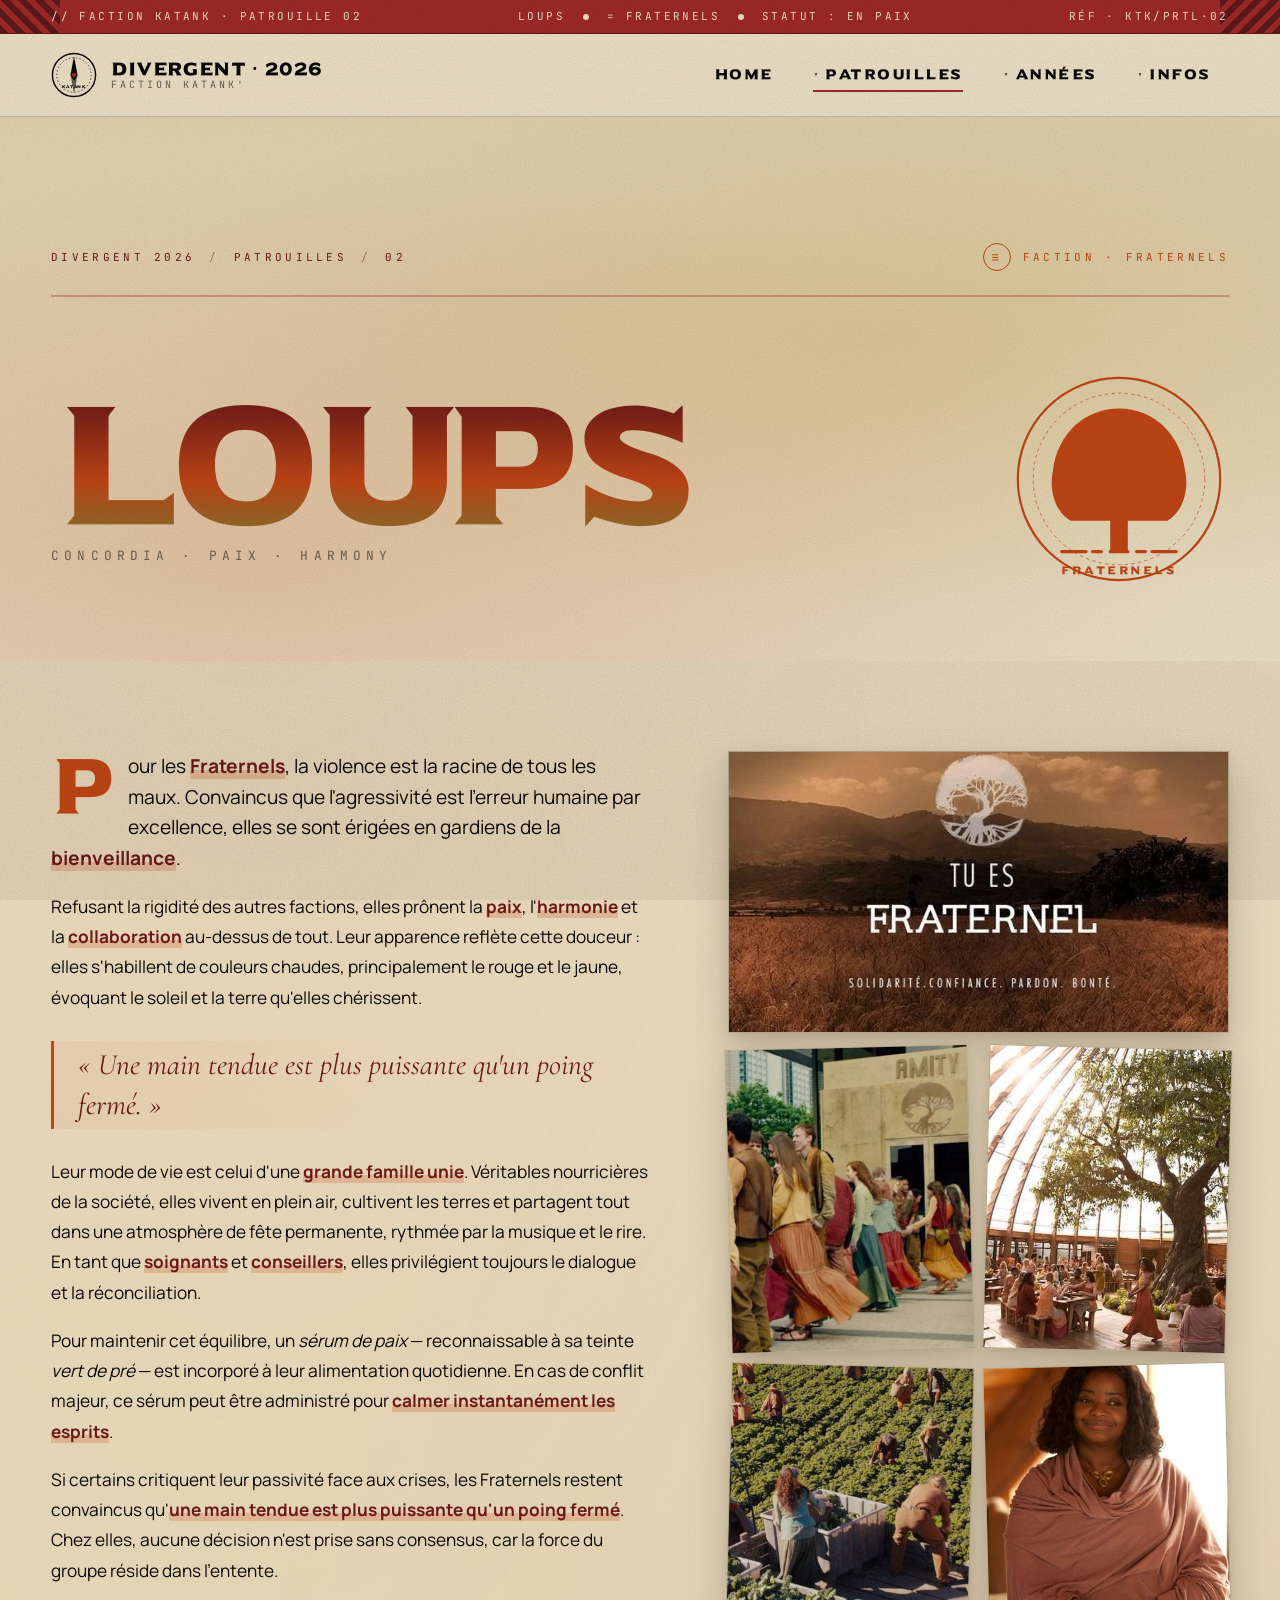
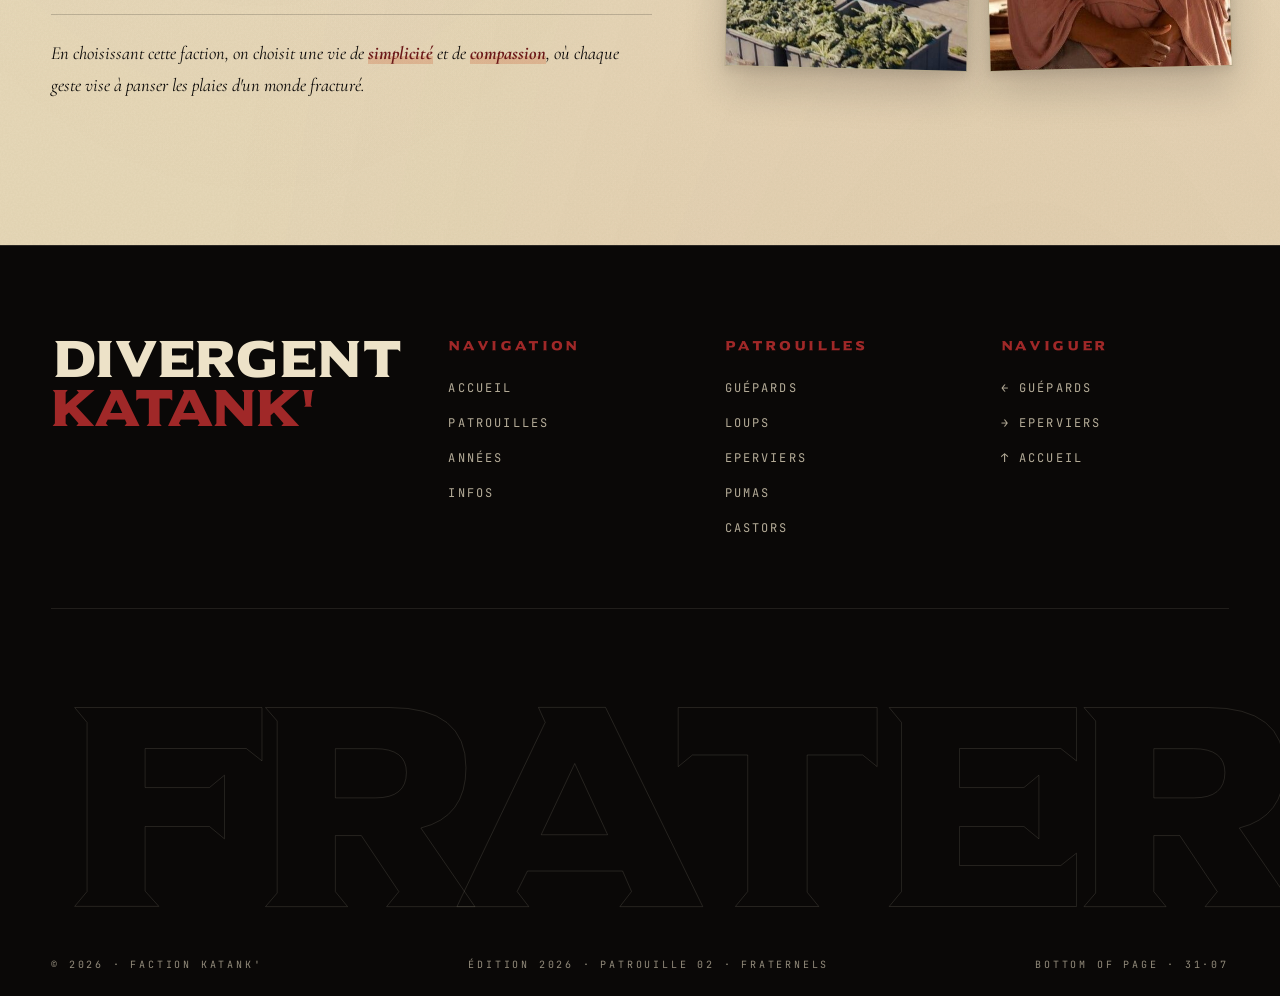
<file: patrouille-loups.html>
<!DOCTYPE html>
<html lang="fr">
<head>
<meta charset="UTF-8">
<meta name="viewport" content="width=device-width, initial-scale=1.0">
<title>Loups · Fraternels — DIVERGENT 2026, faction Katank'</title>
<meta name="description" content="Patrouille Loups · faction Fraternels — la paix, l'harmonie, la collaboration. Camp Divergent 2026.">
<link rel="stylesheet" href="css/style.css">
<link rel="icon" href="data:image/svg+xml,%3Csvg xmlns='http://www.w3.org/2000/svg' viewBox='0 0 32 32'%3E%3Crect width='32' height='32' fill='%23a02828'/%3E%3Ctext x='50%25' y='62%25' text-anchor='middle' font-family='Arial Black' font-size='20' fill='%23ede2c8' font-weight='900'%3EP%3C/text%3E%3C/svg%3E">
</head>
<body class="paper-bg patrol-page patrol-page--fraternels">

<div class="grain-overlay" aria-hidden="true"></div>

<div class="top-tape">
  <span>// FACTION KATANK · PATROUILLE 02</span>
  <div class="top-tape__center">
    <span>LOUPS</span>
    <span class="top-tape__dot"></span>
    <span>= FRATERNELS</span>
    <span class="top-tape__dot"></span>
    <span>STATUT : EN PAIX</span>
  </div>
  <span>RÉF · KTK/PRTL·02</span>
</div>

<header class="site-header on-paper">
  <nav class="nav" aria-label="Navigation principale">
    <a href="index.html" class="logo">
      <svg class="logo__mark" viewBox="0 0 64 64" aria-hidden="true">
        <circle cx="32" cy="32" r="30" fill="none" stroke="currentColor" stroke-width="2"/>
        <circle cx="32" cy="32" r="24" fill="none" stroke="currentColor" stroke-width="1" stroke-dasharray="2 3"/>
        <path fill="currentColor" d="M32 6l5 26-5 8-5-8z"/>
        <path fill="currentColor" opacity="0.6" d="M32 58l-5-26 5-8 5 8z"/>
        <circle cx="32" cy="32" r="3" fill="#a02828"/>
        <text x="32" y="50" text-anchor="middle" font-family="Universal Serif, serif" font-size="6" fill="currentColor" font-weight="900" letter-spacing="1">KATANK</text>
      </svg>
      <span class="logo__txt">
        <span>Divergent · 2026</span>
        <small>Faction Katank'</small>
      </span>
    </a>

    <ul class="nav-list">
      <li class="nav-item"><a href="index.html" class="nav-link">Home</a></li>
      <li class="nav-item is-active">
        <a href="patrouille-guepards.html" class="nav-link" aria-haspopup="true">Patrouilles</a>
        <div class="dropdown">
          <a href="patrouille-guepards.html">Guépards <small>01</small></a>
          <a href="patrouille-loups.html">Loups <small>02</small></a>
          <a href="patrouille-eperviers.html">Eperviers <small>03</small></a>
          <a href="patrouille-pumas.html">Pumas <small>04</small></a>
          <a href="patrouille-castors.html">Castors <small>05</small></a>
        </div>
      </li>
      <li class="nav-item">
        <a href="annees.html" class="nav-link" aria-haspopup="true">Années</a>
        <div class="dropdown">
          <a href="annee-1.html">1<sup>ère</sup> année</a>
          <a href="annee-2.html">2<sup>ème</sup> année</a>
          <a href="annee-3.html">3<sup>ème</sup> année</a>
          <a href="annee-4.html">4<sup>ème</sup> année</a>
          <a href="annee-5.html">5<sup>ème</sup> année</a>
        </div>
      </li>
      <li class="nav-item">
        <a href="infos.html" class="nav-link" aria-haspopup="true">Infos</a>
        <div class="dropdown">
          <a href="infos.html#programme">Programme <small>01</small></a>
          <a href="infos.html#trousseau">Trousseau <small>02</small></a>
          <a href="infos.html#lieu">Lieu &amp; Accès <small>03</small></a>
          <a href="infos.html#inscription">Inscription <small>04</small></a>
          <a href="infos.html#contact">Contact <small>05</small></a>
          <a href="infos.html#faq">F·A·Q <small>06</small></a>
        </div>
      </li>
    </ul>
    <button class="burger" aria-label="Ouvrir le menu"><span></span><span></span><span></span></button>
  </nav>
</header>

<section class="patrol-hero">
  <div class="patrol-hero__inner">
    <div class="patrol-hero__head">
      <p class="patrol-hero__crumbs" data-reveal>Divergent 2026 <span>/</span> Patrouilles <span>/</span> 02</p>
      <p class="patrol-hero__faction" data-reveal data-reveal-delay="1">
        <span class="patrol-hero__equals">≡</span>
        <span>Faction · Fraternels</span>
      </p>
    </div>

    <h1 class="patrol-hero__title" data-reveal data-reveal-delay="2">
      <span class="patrol-hero__name">Loups</span>
      <span class="patrol-hero__subtitle">Concordia · Paix · Harmony</span>
    </h1>

    <svg class="patrol-hero__seal" viewBox="0 0 200 200" aria-hidden="true">
      <circle cx="100" cy="100" r="92" fill="none" stroke="currentColor" stroke-width="2"/>
      <circle cx="100" cy="100" r="78" fill="none" stroke="currentColor" stroke-width="0.6" stroke-dasharray="3 3"/>
      <path fill="currentColor" d="M40 92 C36 110 42 130 56 138 L144 138 C158 130 164 110 160 92 C156 60 132 36 100 36 C68 36 44 60 40 92 Z"/>
      <rect x="92" y="134" width="16" height="32" fill="currentColor"/>
      <g fill="none" stroke="currentColor" stroke-width="3" stroke-linecap="round">
        <path d="M48 166 L70 166 M76 166 L84 166 M92 166 L108 166 M116 166 L124 166 M130 166 L152 166"/>
      </g>
      <text x="100" y="186" text-anchor="middle" font-family="Universal Serif, serif" font-size="10" letter-spacing="3" fill="currentColor" font-weight="900">FRATERNELS</text>
    </svg>
  </div>
</section>

<section class="patrol-detail">
  <article class="patrol-prose" data-reveal>
    <p class="patrol-prose__lead">
      Pour les <strong>Fraternels</strong>, la violence est la racine de tous les maux.
      Convaincus que l'agressivité est l'erreur humaine par excellence, elles se sont érigées
      en gardiens de la <strong>bienveillance</strong>.
    </p>

    <p>
      Refusant la rigidité des autres factions, elles prônent la <strong>paix</strong>,
      l'<strong>harmonie</strong> et la <strong>collaboration</strong> au-dessus de tout.
      Leur apparence reflète cette douceur : elles s'habillent de couleurs chaudes,
      principalement le rouge et le jaune, évoquant le soleil et la terre qu'elles chérissent.
    </p>

    <blockquote class="patrol-prose__quote">
      « Une main tendue est plus puissante qu'un poing fermé. »
    </blockquote>

    <p>
      Leur mode de vie est celui d'une <strong>grande famille unie</strong>. Véritables
      nourricières de la société, elles vivent en plein air, cultivent les terres et
      partagent tout dans une atmosphère de fête permanente, rythmée par la musique et le
      rire. En tant que <strong>soignants</strong> et <strong>conseillers</strong>, elles
      privilégient toujours le dialogue et la réconciliation.
    </p>

    <p>
      Pour maintenir cet équilibre, un <em>sérum de paix</em> — reconnaissable à sa teinte
      <em>vert de pré</em> — est incorporé à leur alimentation quotidienne. En cas de
      conflit majeur, ce sérum peut être administré pour <strong>calmer instantanément les
      esprits</strong>.
    </p>

    <p>
      Si certains critiquent leur passivité face aux crises, les Fraternels restent
      convaincus qu'<strong>une main tendue est plus puissante qu'un poing fermé</strong>.
      Chez elles, aucune décision n'est prise sans consensus, car la force du groupe réside
      dans l'entente.
    </p>

    <p class="patrol-prose__close">
      En choisissant cette faction, on choisit une vie de <strong>simplicité</strong> et de
      <strong>compassion</strong>, où chaque geste vise à panser les plaies d'un monde fracturé.
    </p>
  </article>

  <aside class="patrol-photos patrol-photos--gallery" data-reveal data-reveal-delay="2" aria-label="Galerie · Patrouille Loups · Fraternels">
    <img class="patrol-photo patrol-photo--full" src="assets/fraternels-1.jpg" alt="Tu es fraternel — solidarité, confiance, pardon, bonté">
    <img class="patrol-photo patrol-photo--rotate-l" src="assets/fraternels-2.jpg" alt="Fraternels · Amity, entrée">
    <img class="patrol-photo patrol-photo--rotate-r" src="assets/fraternels-3.jpg" alt="Fraternels · réfectoire sous l'arbre">
    <img class="patrol-photo patrol-photo--rotate-r" src="assets/fraternels-4.jpg" alt="Fraternels · récolte des champs">
    <img class="patrol-photo patrol-photo--rotate-l" src="assets/fraternels-5.jpg" alt="Fraternels · membre de la faction">
  </aside>
</section>

<footer class="footer">
  <div class="footer__inner">
    <div class="footer__top">
      <div>
        <h3 class="footer__brand">Divergent<br><em>Katank'</em></h3>
      </div>
      <div class="footer__col">
        <h4>Navigation</h4>
        <ul>
          <li><a href="index.html">Accueil</a></li>
          <li><a href="patrouille-guepards.html">Patrouilles</a></li>
          <li><a href="annees.html">Années</a></li>
          <li><a href="infos.html">Infos</a></li>
        </ul>
      </div>
      <div class="footer__col">
        <h4>Patrouilles</h4>
        <ul>
          <li><a href="patrouille-guepards.html">Guépards</a></li>
          <li><a href="patrouille-loups.html">Loups</a></li>
          <li><a href="patrouille-eperviers.html">Eperviers</a></li>
          <li><a href="patrouille-pumas.html">Pumas</a></li>
          <li><a href="patrouille-castors.html">Castors</a></li>
        </ul>
      </div>
      <div class="footer__col">
        <h4>Naviguer</h4>
        <ul>
          <li><a href="patrouille-guepards.html">← Guépards</a></li>
          <li><a href="patrouille-eperviers.html">→ Eperviers</a></li>
          <li><a href="index.html">↑ Accueil</a></li>
        </ul>
      </div>
    </div>
    <div class="footer__bigword" aria-hidden="true">FRATERNELS</div>
    <div class="footer__bottom">
      <span>© <span id="current-year">2026</span> · Faction Katank'</span>
      <span>Édition 2026 · Patrouille 02 · Fraternels</span>
      <span>Bottom of page · 31·07</span>
    </div>
  </div>
</footer>

<script src="js/main.js"></script>
</body>
</html>
</file>
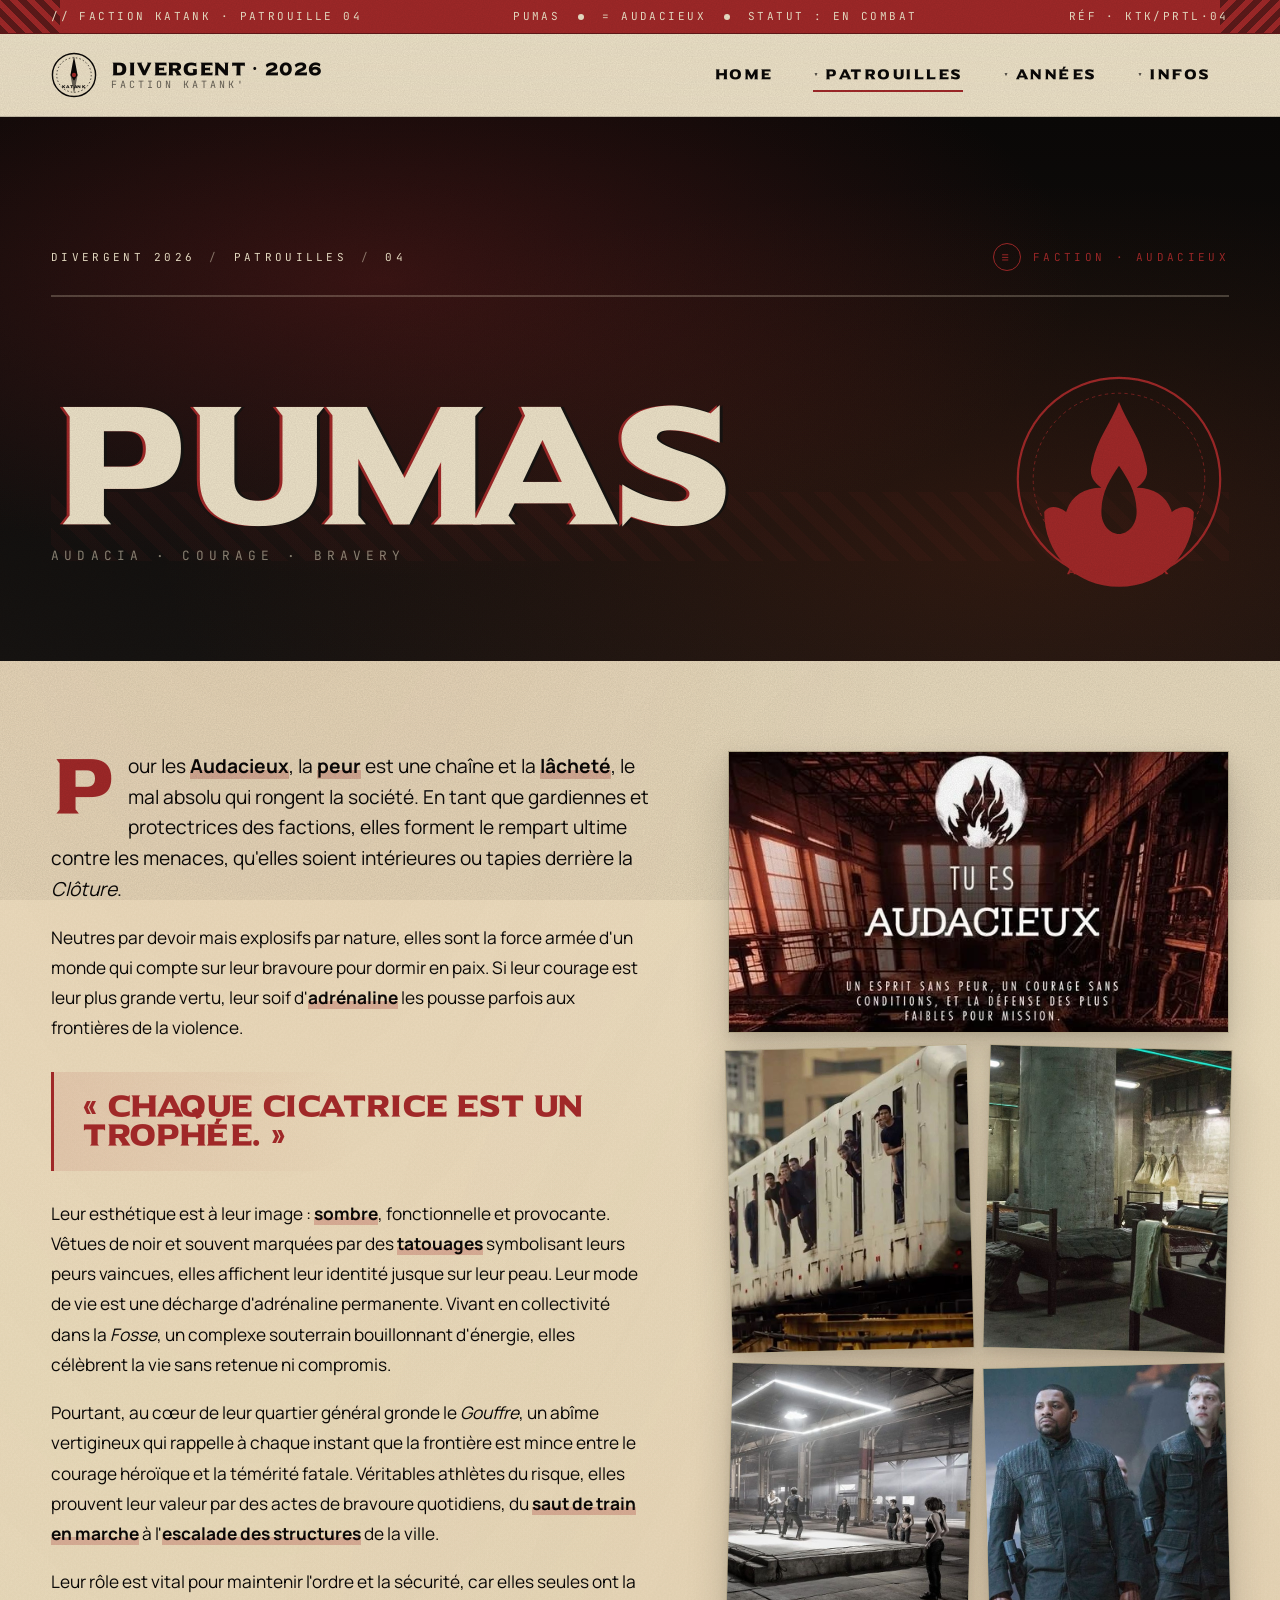
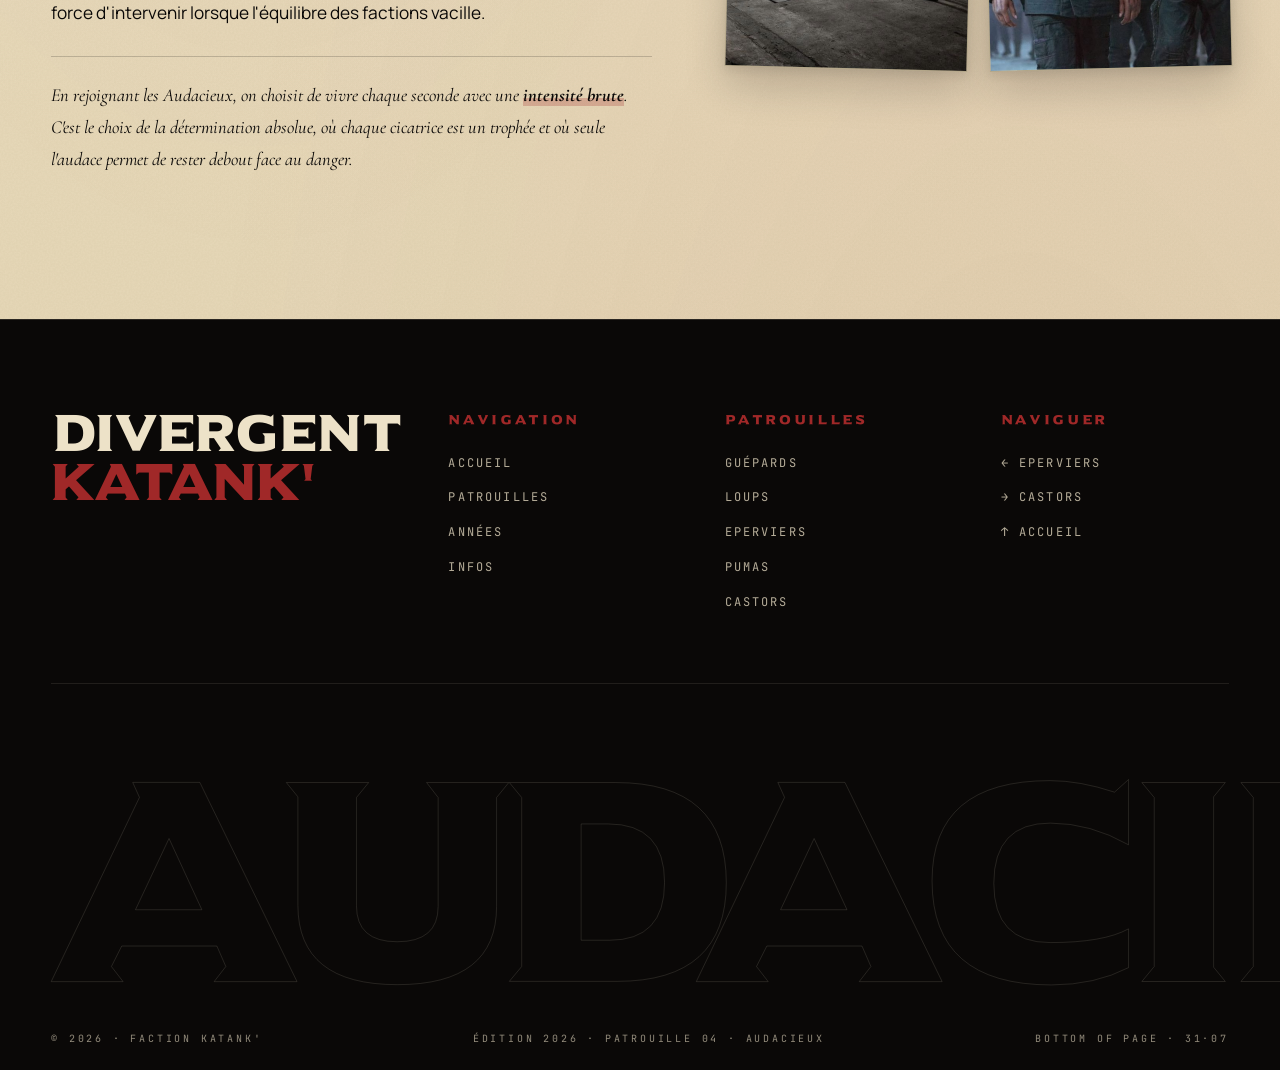
<file: patrouille-pumas.html>
<!DOCTYPE html>
<html lang="fr">
<head>
<meta charset="UTF-8">
<meta name="viewport" content="width=device-width, initial-scale=1.0">
<title>Pumas · Audacieux — DIVERGENT 2026, faction Katank'</title>
<meta name="description" content="Patrouille Pumas · faction Audacieux — camp Divergent 2026.">
<link rel="stylesheet" href="css/style.css">
<link rel="icon" href="data:image/svg+xml,%3Csvg xmlns='http://www.w3.org/2000/svg' viewBox='0 0 32 32'%3E%3Crect width='32' height='32' fill='%23a02828'/%3E%3Ctext x='50%25' y='62%25' text-anchor='middle' font-family='Arial Black' font-size='20' fill='%23ede2c8' font-weight='900'%3EP%3C/text%3E%3C/svg%3E">
</head>
<body class="paper-bg patrol-page patrol-page--audacieux">

<div class="grain-overlay" aria-hidden="true"></div>

<div class="top-tape">
  <span>// FACTION KATANK · PATROUILLE 04</span>
  <div class="top-tape__center">
    <span>PUMAS</span>
    <span class="top-tape__dot"></span>
    <span>= AUDACIEUX</span>
    <span class="top-tape__dot"></span>
    <span>STATUT : EN COMBAT</span>
  </div>
  <span>RÉF · KTK/PRTL·04</span>
</div>

<header class="site-header on-paper">
  <nav class="nav" aria-label="Navigation principale">
    <a href="index.html" class="logo">
      <svg class="logo__mark" viewBox="0 0 64 64" aria-hidden="true">
        <circle cx="32" cy="32" r="30" fill="none" stroke="currentColor" stroke-width="2"/>
        <circle cx="32" cy="32" r="24" fill="none" stroke="currentColor" stroke-width="1" stroke-dasharray="2 3"/>
        <path fill="currentColor" d="M32 6l5 26-5 8-5-8z"/>
        <path fill="currentColor" opacity="0.6" d="M32 58l-5-26 5-8 5 8z"/>
        <circle cx="32" cy="32" r="3" fill="#a02828"/>
        <text x="32" y="50" text-anchor="middle" font-family="Universal Serif, serif" font-size="6" fill="currentColor" font-weight="900" letter-spacing="1">KATANK</text>
      </svg>
      <span class="logo__txt">
        <span>Divergent · 2026</span>
        <small>Faction Katank'</small>
      </span>
    </a>

    <ul class="nav-list">
      <li class="nav-item"><a href="index.html" class="nav-link">Home</a></li>
      <li class="nav-item is-active">
        <a href="patrouille-guepards.html" class="nav-link" aria-haspopup="true">Patrouilles</a>
        <div class="dropdown">
          <a href="patrouille-guepards.html">Guépards <small>01</small></a>
          <a href="patrouille-loups.html">Loups <small>02</small></a>
          <a href="patrouille-eperviers.html">Eperviers <small>03</small></a>
          <a href="patrouille-pumas.html">Pumas <small>04</small></a>
          <a href="patrouille-castors.html">Castors <small>05</small></a>
        </div>
      </li>
      <li class="nav-item">
        <a href="annees.html" class="nav-link" aria-haspopup="true">Années</a>
        <div class="dropdown">
          <a href="annee-1.html">1<sup>ère</sup> année</a>
          <a href="annee-2.html">2<sup>ème</sup> année</a>
          <a href="annee-3.html">3<sup>ème</sup> année</a>
          <a href="annee-4.html">4<sup>ème</sup> année</a>
          <a href="annee-5.html">5<sup>ème</sup> année</a>
        </div>
      </li>
      <li class="nav-item">
        <a href="infos.html" class="nav-link" aria-haspopup="true">Infos</a>
        <div class="dropdown">
          <a href="infos.html#programme">Programme <small>01</small></a>
          <a href="infos.html#trousseau">Trousseau <small>02</small></a>
          <a href="infos.html#lieu">Lieu &amp; Accès <small>03</small></a>
          <a href="infos.html#inscription">Inscription <small>04</small></a>
          <a href="infos.html#contact">Contact <small>05</small></a>
          <a href="infos.html#faq">F·A·Q <small>06</small></a>
        </div>
      </li>
    </ul>
    <button class="burger" aria-label="Ouvrir le menu"><span></span><span></span><span></span></button>
  </nav>
</header>

<section class="patrol-hero">
  <div class="patrol-hero__inner">
    <div class="patrol-hero__head">
      <p class="patrol-hero__crumbs" data-reveal>Divergent 2026 <span>/</span> Patrouilles <span>/</span> 04</p>
      <p class="patrol-hero__faction" data-reveal data-reveal-delay="1">
        <span class="patrol-hero__equals">≡</span>
        <span>Faction · Audacieux</span>
      </p>
    </div>

    <h1 class="patrol-hero__title" data-reveal data-reveal-delay="2">
      <span class="patrol-hero__name">Pumas</span>
      <span class="patrol-hero__subtitle">Audacia · Courage · Bravery</span>
    </h1>

    <svg class="patrol-hero__seal" viewBox="0 0 200 200" aria-hidden="true">
      <circle cx="100" cy="100" r="92" fill="none" stroke="currentColor" stroke-width="2"/>
      <circle cx="100" cy="100" r="78" fill="none" stroke="currentColor" stroke-width="0.6" stroke-dasharray="3 3"/>
      <!-- flame -->
      <path fill="currentColor" fill-rule="evenodd" d="M100 30
        C92 50 80 64 76 84 C72 96 76 102 84 108
        C68 108 56 116 52 130 C44 124 36 124 32 130
        C32 168 60 198 100 198 C140 198 168 168 168 130
        C164 124 156 124 148 130 C144 116 132 108 116 108
        C124 102 128 96 124 84 C120 64 108 50 100 30 Z
        M100 88 C92 100 84 112 84 130 C84 142 92 150 100 150 C108 150 116 142 116 130 C116 112 108 100 100 88 Z"/>
      <text x="100" y="186" text-anchor="middle" font-family="Universal Serif, serif" font-size="10" letter-spacing="3" fill="currentColor" font-weight="900">AUDACIEUX</text>
    </svg>
  </div>
</section>

<section class="patrol-detail">
  <article class="patrol-prose" data-reveal>
    <p class="patrol-prose__lead">
      Pour les <strong>Audacieux</strong>, la <strong>peur</strong> est une chaîne et la
      <strong>lâcheté</strong>, le mal absolu qui rongent la société. En tant que gardiennes
      et protectrices des factions, elles forment le rempart ultime contre les menaces, qu'elles
      soient intérieures ou tapies derrière la <em>Clôture</em>.
    </p>

    <p>
      Neutres par devoir mais explosifs par nature, elles sont la force armée d'un monde qui
      compte sur leur bravoure pour dormir en paix. Si leur courage est leur plus grande vertu,
      leur soif d'<strong>adrénaline</strong> les pousse parfois aux frontières de la violence.
    </p>

    <blockquote class="patrol-prose__quote">
      « Chaque cicatrice est un trophée. »
    </blockquote>

    <p>
      Leur esthétique est à leur image : <strong>sombre</strong>, fonctionnelle et provocante.
      Vêtues de noir et souvent marquées par des <strong>tatouages</strong> symbolisant leurs
      peurs vaincues, elles affichent leur identité jusque sur leur peau. Leur mode de vie est
      une décharge d'adrénaline permanente. Vivant en collectivité dans la <em>Fosse</em>, un
      complexe souterrain bouillonnant d'énergie, elles célèbrent la vie sans retenue ni
      compromis.
    </p>

    <p>
      Pourtant, au cœur de leur quartier général gronde le <em>Gouffre</em>, un abîme
      vertigineux qui rappelle à chaque instant que la frontière est mince entre le courage
      héroïque et la témérité fatale. Véritables athlètes du risque, elles prouvent leur valeur
      par des actes de bravoure quotidiens, du <strong>saut de train en marche</strong> à
      l'<strong>escalade des structures</strong> de la ville.
    </p>

    <p>
      Leur rôle est vital pour maintenir l'ordre et la sécurité, car elles seules ont la force
      d'intervenir lorsque l'équilibre des factions vacille.
    </p>

    <p class="patrol-prose__close">
      En rejoignant les Audacieux, on choisit de vivre chaque seconde avec une
      <strong>intensité brute</strong>. C'est le choix de la détermination absolue, où chaque
      cicatrice est un trophée et où seule l'audace permet de rester debout face au danger.
    </p>
  </article>

  <aside class="patrol-photos patrol-photos--gallery" data-reveal data-reveal-delay="2" aria-label="Galerie · Patrouille Pumas · Audacieux">
    <img class="patrol-photo patrol-photo--full" src="assets/audacieux-1.jpg" alt="Tu es audacieux — un esprit sans peur, un courage sans conditions">
    <img class="patrol-photo patrol-photo--rotate-l" src="assets/audacieux-2.jpg" alt="Audacieux · saut de train">
    <img class="patrol-photo patrol-photo--rotate-r" src="assets/audacieux-3.jpg" alt="Audacieux · dortoir de la Fosse">
    <img class="patrol-photo patrol-photo--rotate-r" src="assets/audacieux-4.jpg" alt="Audacieux · combat">
    <img class="patrol-photo patrol-photo--rotate-l" src="assets/audacieux-5.jpg" alt="Audacieux · escouade en formation">
  </aside>
</section>

<footer class="footer">
  <div class="footer__inner">
    <div class="footer__top">
      <div>
        <h3 class="footer__brand">Divergent<br><em>Katank'</em></h3>
      </div>
      <div class="footer__col">
        <h4>Navigation</h4>
        <ul>
          <li><a href="index.html">Accueil</a></li>
          <li><a href="patrouille-guepards.html">Patrouilles</a></li>
          <li><a href="annees.html">Années</a></li>
          <li><a href="infos.html">Infos</a></li>
        </ul>
      </div>
      <div class="footer__col">
        <h4>Patrouilles</h4>
        <ul>
          <li><a href="patrouille-guepards.html">Guépards</a></li>
          <li><a href="patrouille-loups.html">Loups</a></li>
          <li><a href="patrouille-eperviers.html">Eperviers</a></li>
          <li><a href="patrouille-pumas.html">Pumas</a></li>
          <li><a href="patrouille-castors.html">Castors</a></li>
        </ul>
      </div>
      <div class="footer__col">
        <h4>Naviguer</h4>
        <ul>
          <li><a href="patrouille-eperviers.html">← Eperviers</a></li>
          <li><a href="patrouille-castors.html">→ Castors</a></li>
          <li><a href="index.html">↑ Accueil</a></li>
        </ul>
      </div>
    </div>
    <div class="footer__bigword" aria-hidden="true">AUDACIEUX</div>
    <div class="footer__bottom">
      <span>© <span id="current-year">2026</span> · Faction Katank'</span>
      <span>Édition 2026 · Patrouille 04 · Audacieux</span>
      <span>Bottom of page · 31·07</span>
    </div>
  </div>
</footer>

<script src="js/main.js"></script>
</body>
</html>
</file>
<file: css/style.css>
@charset "UTF-8";
/* ============================================================
   DIVERGENT 2026 — Camp Katank'
   Système de design : dystopique factional, parchemin / sang / acier
   ============================================================ */

@import url('https://fonts.googleapis.com/css2?family=Cormorant+Garamond:ital,wght@0,400;0,600;1,400;1,500;1,600&family=JetBrains+Mono:wght@400;500;700&family=Manrope:wght@300;400;500;600;700;800&display=swap');

/* Police personnalisée Universal Serif — utilisée pour tous les gros titres */
@font-face {
  font-family: 'Universal Serif';
  src: url('../assets/fonts/Universal%20Serif.ttf') format('truetype');
  font-weight: 100 900;
  font-style: normal;
  font-display: swap;
}

/* ---------- Tokens ---------- */
:root {
  --ink:        #0a0807;
  --ink-soft:   #161311;
  --ink-2:      #1f1a16;
  --paper:      #ede2c8;
  --paper-2:    #e3d4b1;
  --paper-deep: #d9caa6;
  --bone:       #f4ead5;
  --blood:      #a02828;
  --blood-deep: #6b1818;
  --rust:       #c04515;
  --steel:      #2c4356;
  --moss:       #4a5a3a;
  --gold:       #c9a44d;
  --gold-deep:  #8b6f2a;
  --ash:        #6b6660;
  --ash-2:      #3a3631;

  --f-stencil: 'Universal Serif', 'Arial Narrow', serif;
  --f-serif:   'Cormorant Garamond', 'Times New Roman', serif;
  --f-mono:    'JetBrains Mono', 'Courier New', monospace;
  --f-body:    'Manrope', system-ui, sans-serif;

  --gutter: clamp(1.25rem, 4vw, 4rem);
  --maxw: 1440px;
}

/* ---------- Reset ---------- */
*, *::before, *::after { box-sizing: border-box; margin: 0; padding: 0; }
html { scroll-behavior: smooth; -webkit-text-size-adjust: 100%; }
body {
  font-family: var(--f-body);
  background: var(--ink);
  color: var(--paper);
  line-height: 1.55;
  font-weight: 400;
  overflow-x: hidden;
  min-height: 100vh;
}
img, svg { display: block; max-width: 100%; }
button { font: inherit; color: inherit; background: none; border: 0; cursor: pointer; }
a { color: inherit; text-decoration: none; }
ul { list-style: none; }

/* ---------- Grain & paper textures ---------- */
.grain-overlay {
  position: fixed;
  inset: 0;
  pointer-events: none;
  z-index: 200;
  opacity: 0.18;
  mix-blend-mode: multiply;
  background-image: url("data:image/svg+xml,%3Csvg xmlns='http://www.w3.org/2000/svg' width='240' height='240'%3E%3Cfilter id='n'%3E%3CfeTurbulence type='fractalNoise' baseFrequency='0.85' numOctaves='3' stitchTiles='stitch'/%3E%3CfeColorMatrix values='0 0 0 0 0  0 0 0 0 0  0 0 0 0 0  0 0 0 0.55 0'/%3E%3C/filter%3E%3Crect width='240' height='240' filter='url(%23n)'/%3E%3C/svg%3E");
}
.paper-bg {
  background:
    radial-gradient(ellipse at 20% 0%, rgba(192,69,21,0.08), transparent 50%),
    radial-gradient(ellipse at 80% 100%, rgba(160,40,40,0.07), transparent 60%),
    linear-gradient(180deg, var(--paper) 0%, var(--paper-2) 100%);
  color: var(--ink);
  position: relative;
}
.paper-bg::before {
  content: "";
  position: absolute;
  inset: 0;
  pointer-events: none;
  opacity: 0.35;
  mix-blend-mode: multiply;
  background-image: url("data:image/svg+xml,%3Csvg xmlns='http://www.w3.org/2000/svg' width='320' height='320'%3E%3Cfilter id='p'%3E%3CfeTurbulence type='fractalNoise' baseFrequency='0.55' numOctaves='2'/%3E%3CfeColorMatrix values='0 0 0 0 0.3  0 0 0 0 0.2  0 0 0 0 0.1  0 0 0 0.18 0'/%3E%3C/filter%3E%3Crect width='320' height='320' filter='url(%23p)'/%3E%3C/svg%3E");
}
.ink-bg {
  background:
    radial-gradient(ellipse at 70% 10%, rgba(160,40,40,0.16), transparent 55%),
    radial-gradient(ellipse at 10% 90%, rgba(44,67,86,0.20), transparent 60%),
    linear-gradient(180deg, var(--ink) 0%, var(--ink-soft) 100%);
}

/* ---------- Top tape ---------- */
.top-tape {
  background: var(--blood);
  color: var(--paper);
  font-family: var(--f-mono);
  font-size: 11px;
  letter-spacing: 0.22em;
  text-transform: uppercase;
  padding: 8px var(--gutter);
  display: flex;
  justify-content: space-between;
  align-items: center;
  border-bottom: 1px solid rgba(0,0,0,0.4);
  position: relative;
  z-index: 50;
}
.top-tape::before, .top-tape::after {
  content: "";
  position: absolute;
  top: 0; bottom: 0;
  width: 60px;
  background:
    repeating-linear-gradient(45deg, var(--ink) 0 6px, transparent 6px 12px);
  opacity: 0.45;
}
.top-tape::before { left: 0; }
.top-tape::after { right: 0; transform: scaleX(-1); }
.top-tape span { position: relative; z-index: 1; }
.top-tape__center { display: flex; gap: 18px; align-items: center; }
.top-tape__dot { width: 6px; height: 6px; background: var(--paper); border-radius: 50%; display: inline-block; }

/* ---------- Header / Nav ---------- */
.site-header {
  position: sticky;
  top: 0;
  z-index: 100;
  background:
    linear-gradient(180deg, rgba(10,8,7,0.96), rgba(10,8,7,0.86));
  backdrop-filter: blur(6px);
  border-bottom: 1px solid rgba(237,226,200,0.08);
}
.site-header.on-paper {
  background: linear-gradient(180deg, rgba(237,226,200,0.97), rgba(237,226,200,0.88));
  border-bottom: 1px solid rgba(10,8,7,0.18);
}
.nav {
  max-width: var(--maxw);
  margin: 0 auto;
  padding: 18px var(--gutter);
  display: flex;
  align-items: center;
  justify-content: space-between;
  gap: 32px;
  position: relative;
}
.logo {
  display: flex;
  align-items: center;
  gap: 14px;
  font-family: var(--f-stencil);
  font-weight: 800;
  letter-spacing: 0.08em;
  font-size: 18px;
  text-transform: uppercase;
}
.logo__mark {
  width: 46px;
  height: 46px;
  flex-shrink: 0;
  filter: drop-shadow(0 0 0 transparent);
  transition: transform .4s cubic-bezier(.2,.8,.2,1);
}
.logo:hover .logo__mark { transform: rotate(-12deg) scale(1.05); }
.logo__txt {
  display: flex;
  flex-direction: column;
  line-height: 1;
  gap: 2px;
}
.logo__txt small {
  font-family: var(--f-mono);
  font-weight: 400;
  font-size: 10px;
  letter-spacing: 0.3em;
  opacity: 0.6;
  text-transform: uppercase;
}

.nav-list {
  display: flex;
  gap: 4px;
  align-items: center;
}
.nav-item { position: relative; }
.nav-link {
  display: inline-flex;
  align-items: center;
  gap: 6px;
  padding: 12px 18px;
  font-family: var(--f-stencil);
  font-weight: 700;
  font-size: 14px;
  letter-spacing: 0.18em;
  text-transform: uppercase;
  position: relative;
  transition: color .25s ease;
}
.nav-link::after {
  content: "";
  position: absolute;
  left: 18px; right: 18px; bottom: 6px;
  height: 2px;
  background: var(--blood);
  transform: scaleX(0);
  transform-origin: left;
  transition: transform .35s cubic-bezier(.2,.8,.2,1);
}
.nav-link:hover::after,
.nav-item.is-active > .nav-link::after { transform: scaleX(1); }
.nav-link[aria-haspopup]::before {
  content: "▾";
  font-family: var(--f-mono);
  font-size: 10px;
  margin-right: -2px;
  opacity: 0.7;
}

.dropdown {
  position: absolute;
  top: calc(100% + 4px);
  left: 0;
  min-width: 240px;
  background: var(--ink-soft);
  border: 1px solid rgba(237,226,200,0.12);
  padding: 10px;
  opacity: 0;
  pointer-events: none;
  transform: translateY(-6px);
  transition: opacity .25s ease, transform .25s ease;
  z-index: 90;
  box-shadow: 0 30px 60px rgba(0,0,0,0.45), 0 0 0 1px rgba(160,40,40,0.18);
}
.on-paper .dropdown { background: var(--bone); border-color: rgba(10,8,7,0.18); }
.nav-item:hover .dropdown,
.nav-item:focus-within .dropdown,
.nav-item.is-open .dropdown {
  opacity: 1;
  pointer-events: auto;
  transform: translateY(0);
}
.dropdown a {
  display: flex;
  justify-content: space-between;
  align-items: center;
  padding: 10px 14px;
  font-family: var(--f-stencil);
  font-weight: 700;
  font-size: 13px;
  letter-spacing: 0.16em;
  text-transform: uppercase;
  border-left: 2px solid transparent;
  transition: background .2s, border-color .2s, color .2s;
}
.dropdown a:hover {
  background: rgba(160,40,40,0.12);
  border-left-color: var(--blood);
  color: var(--blood);
}
.dropdown a small {
  font-family: var(--f-mono);
  font-size: 10px;
  letter-spacing: 0.2em;
  opacity: 0.5;
}

.burger {
  display: none;
  width: 36px; height: 36px;
  position: relative;
}
.burger span {
  position: absolute;
  left: 6px; right: 6px;
  height: 2px;
  background: currentColor;
  transition: transform .3s, opacity .3s, top .3s;
}
.burger span:nth-child(1) { top: 12px; }
.burger span:nth-child(2) { top: 18px; }
.burger span:nth-child(3) { top: 24px; }
.burger.is-open span:nth-child(1) { top: 18px; transform: rotate(45deg); }
.burger.is-open span:nth-child(2) { opacity: 0; }
.burger.is-open span:nth-child(3) { top: 18px; transform: rotate(-45deg); }

/* ---------- HERO ---------- */
.hero {
  position: relative;
  min-height: calc(100vh - 90px);
  padding: clamp(40px, 8vh, 100px) var(--gutter) clamp(60px, 10vh, 140px);
  display: grid;
  grid-template-columns: 1fr;
  gap: clamp(40px, 6vh, 80px);
  align-content: center;
  overflow: hidden;
  isolation: isolate;
}
.hero::after {
  content: "";
  position: absolute;
  inset: 0;
  background-image:
    linear-gradient(transparent 95%, rgba(237,226,200,0.05) 95%),
    linear-gradient(90deg, transparent 95%, rgba(237,226,200,0.05) 95%);
  background-size: 80px 80px;
  pointer-events: none;
  opacity: 0.5;
  z-index: 0;
}

/* === Divergent hero background === */
.hero-bg {
  position: absolute;
  inset: 0;
  z-index: -1;
  pointer-events: none;
  overflow: hidden;
}
.hero-bg__photo {
  position: absolute;
  inset: 0;
  background-color: #1a1208;
  background-image:
    /* Image fournie par l'utilisateur — Divergent (ville fortifiée) */
    url('../assets/hero-bg.jpg?v=2'),
    /* fallback Unsplash (au cas où le fichier local manque) */
    url('https://images.unsplash.com/photo-1477959858617-67f85cf4f1df?w=1920&q=70&auto=format&fit=crop'),
    /* fallback gradient final */
    radial-gradient(ellipse at 50% 80%, #c44512 0%, #6b1818 30%, #1a1208 60%, #050302 100%);
  background-size: cover, cover, cover;
  background-position: center center, center 45%, center 40%;
  background-repeat: no-repeat;
  filter: contrast(1.08) saturate(0.80) brightness(0.72);
}
.hero-bg__photo::after {
  content: "";
  position: absolute;
  inset: 0;
  background:
    /* tinte chaude rougeoyante en haut, sombre en bas pour la lisibilité */
    linear-gradient(180deg,
      rgba(196, 69, 21, 0.18) 0%,
      rgba(120, 38, 18, 0.10) 22%,
      rgba(40, 26, 18, 0.06) 50%,
      rgba(10, 8, 7, 0.45) 80%,
      rgba(10, 8, 7, 0.92) 100%);
  mix-blend-mode: multiply;
}
.hero-bg__photo::before {
  content: "";
  position: absolute;
  inset: 0;
  background:
    radial-gradient(ellipse at 50% 28%, rgba(196,69,21,0.30), transparent 50%),
    radial-gradient(ellipse at 78% 62%, rgba(160,40,40,0.22), transparent 55%),
    radial-gradient(ellipse at 12% 70%, rgba(44,67,86,0.20), transparent 55%);
  mix-blend-mode: screen;
  opacity: 0.7;
}

/* fence / chain pattern across the whole bg */
.hero-bg__fence {
  position: absolute;
  inset: 0;
  background-image:
    linear-gradient(0deg, rgba(237,226,200,0.05) 1px, transparent 1px),
    linear-gradient(90deg, rgba(237,226,200,0.05) 1px, transparent 1px);
  background-size: 60px 60px;
  opacity: 0.5;
  mask-image: linear-gradient(180deg, transparent 0%, black 25%, black 75%, transparent 100%);
}

/* SVG silhouette layer — décor d'appoint, en retrait quand la photo est présente */
.hero-bg__skyline {
  position: absolute;
  left: 0; right: 0; bottom: 0;
  width: 100%;
  height: 45%;
  display: block;
  opacity: 0.35;
  filter: drop-shadow(0 -8px 30px rgba(196,69,21,0.20));
  mix-blend-mode: multiply;
}

/* Faction emblems faintly drifting in sky */
.hero-bg__faction {
  position: absolute;
  width: 320px; height: 320px;
  opacity: 0.07;
  color: var(--paper);
  pointer-events: none;
  animation: faction-drift 24s ease-in-out infinite alternate;
}
.hero-bg__faction--1 { top: 8%; left: 6%; }
.hero-bg__faction--2 { top: 14%; right: 4%; width: 240px; height: 240px; opacity: 0.05; animation-delay: -12s; animation-duration: 32s; }
@keyframes faction-drift {
  from { transform: translateY(0) rotate(-3deg); }
  to   { transform: translateY(-18px) rotate(3deg); }
}

/* embers / floating particles */
.hero-bg__embers {
  position: absolute;
  inset: 0;
  background-image:
    radial-gradient(2px 2px at 12% 78%, rgba(255,180,90,0.85), transparent 60%),
    radial-gradient(1px 1px at 28% 64%, rgba(255,160,80,0.85), transparent 60%),
    radial-gradient(2px 2px at 42% 88%, rgba(255,200,110,0.85), transparent 60%),
    radial-gradient(1px 1px at 56% 70%, rgba(255,170,80,0.75), transparent 60%),
    radial-gradient(2px 2px at 68% 82%, rgba(255,210,120,0.85), transparent 60%),
    radial-gradient(1px 1px at 82% 66%, rgba(255,170,80,0.85), transparent 60%),
    radial-gradient(1.5px 1.5px at 92% 80%, rgba(255,200,110,0.75), transparent 60%),
    radial-gradient(1px 1px at 35% 72%, rgba(255,150,80,0.65), transparent 60%);
  background-size: 100% 100%;
  animation: ember-rise 11s linear infinite;
  opacity: 0.9;
  mix-blend-mode: screen;
}
@keyframes ember-rise {
  from { transform: translateY(40px); opacity: 0; }
  20%  { opacity: 0.9; }
  to   { transform: translateY(-260px); opacity: 0; }
}

/* fog band that slowly drifts */
.hero-bg__fog {
  position: absolute;
  left: -10%; right: -10%; bottom: 28%;
  height: 38%;
  background:
    linear-gradient(180deg, transparent 0%, rgba(237,226,200,0.06) 35%, rgba(237,226,200,0.10) 50%, rgba(237,226,200,0.06) 65%, transparent 100%);
  filter: blur(8px);
  animation: fog-drift 24s ease-in-out infinite alternate;
  mix-blend-mode: screen;
}
@keyframes fog-drift {
  from { transform: translateX(-4%); }
  to   { transform: translateX(4%); }
}

/* darken edges (vignette) */
.hero-bg__vignette {
  position: absolute;
  inset: 0;
  background:
    radial-gradient(ellipse at center, transparent 40%, rgba(10,8,7,0.55) 90%),
    linear-gradient(180deg, rgba(10,8,7,0.6) 0%, transparent 12%, transparent 70%, rgba(10,8,7,0.85) 100%);
  pointer-events: none;
}

/* improve text legibility on rich bg */
.hero__divergent {
  text-shadow:
    0 0 50px rgba(0,0,0,0.6),
    -2px 0 0 rgba(160,40,40,0.55),
    2px 0 0 rgba(44,67,86,0.45);
}
.hero__year {
  text-shadow: 0 0 40px rgba(0,0,0,0.6);
}
.hero__codeline {
  text-shadow: 0 0 12px rgba(0,0,0,0.7);
}
.hero__tagline {
  background: linear-gradient(90deg, rgba(10,8,7,0.55), transparent);
  padding: 12px 18px 12px 20px;
  margin-left: -2px;
  backdrop-filter: blur(2px);
}

.hero__brackets {
  position: absolute;
  inset: 24px;
  border: 1px solid rgba(237,226,200,0.12);
  pointer-events: none;
}
.hero__brackets::before, .hero__brackets::after {
  content: "";
  position: absolute;
  width: 40px; height: 40px;
  border: 2px solid var(--blood);
}
.hero__brackets::before { top: -2px; left: -2px; border-right: 0; border-bottom: 0; }
.hero__brackets::after { bottom: -2px; right: -2px; border-left: 0; border-top: 0; }

.hero__codeline {
  font-family: var(--f-mono);
  font-size: 11px;
  letter-spacing: 0.32em;
  text-transform: uppercase;
  color: var(--paper);
  opacity: 0.6;
  display: flex;
  align-items: center;
  gap: 14px;
  position: relative;
  z-index: 2;
}
.hero__codeline::before {
  content: "";
  width: 60px; height: 1px;
  background: var(--blood);
}
.hero__codeline span { color: var(--blood); }

.hero__title {
  position: relative;
  z-index: 2;
  display: grid;
  gap: 8px;
}
.hero__divergent {
  font-family: var(--f-stencil);
  font-weight: 900;
  font-size: clamp(3.5rem, 12vw, 12rem);
  line-height: 0.82;
  letter-spacing: -0.02em;
  color: var(--paper);
  text-shadow:
    0 0 0 transparent,
    -2px 0 0 rgba(160,40,40,0.55),
    2px 0 0 rgba(44,67,86,0.45);
  position: relative;
  margin-left: -0.05em;
}
.hero__divergent em {
  font-style: normal;
  color: var(--blood);
}
.hero__row2 {
  display: flex;
  align-items: flex-end;
  justify-content: space-between;
  gap: 32px;
  flex-wrap: wrap;
}
.hero__year {
  font-family: var(--f-stencil);
  font-weight: 800;
  font-size: clamp(3.5rem, 10vw, 9rem);
  line-height: 0.85;
  letter-spacing: 0.04em;
  -webkit-text-stroke: 2px var(--paper);
  color: transparent;
  position: relative;
}
.hero__year::after {
  content: "";
  position: absolute;
  left: -2%; right: 12%;
  bottom: 22%;
  height: 12%;
  background: var(--blood);
  z-index: -1;
  transform: skewY(-2deg);
  opacity: 0.85;
}
.hero__tagline {
  max-width: 340px;
  font-family: var(--f-serif);
  font-style: italic;
  font-size: clamp(1rem, 1.5vw, 1.25rem);
  line-height: 1.4;
  color: var(--paper);
  opacity: 0.85;
  border-left: 2px solid var(--blood);
  padding-left: 18px;
}

/* Countdown */
.countdown {
  display: grid;
  grid-template-columns: repeat(4, 1fr);
  gap: 0;
  background: var(--ink-soft);
  border: 1px solid rgba(237,226,200,0.14);
  position: relative;
  z-index: 2;
  max-width: 720px;
}
.countdown::before {
  content: "T-MINUS";
  position: absolute;
  top: -12px; left: 16px;
  background: var(--blood);
  color: var(--paper);
  padding: 3px 10px;
  font-family: var(--f-mono);
  font-size: 10px;
  letter-spacing: 0.3em;
}
.countdown::after {
  content: "// EMBARQUEMENT";
  position: absolute;
  top: -12px; right: 16px;
  background: var(--ink);
  color: var(--paper);
  padding: 3px 10px;
  font-family: var(--f-mono);
  font-size: 10px;
  letter-spacing: 0.3em;
  border: 1px solid rgba(237,226,200,0.14);
}
.cd-cell {
  padding: 28px 18px 22px;
  text-align: center;
  border-right: 1px solid rgba(237,226,200,0.10);
  position: relative;
}
.cd-cell:last-child { border-right: 0; }
.cd-num {
  display: block;
  font-family: var(--f-stencil);
  font-weight: 900;
  font-size: clamp(2.2rem, 5vw, 4rem);
  line-height: 1;
  color: var(--paper);
  font-variant-numeric: tabular-nums;
}
.cd-lbl {
  display: block;
  margin-top: 8px;
  font-family: var(--f-mono);
  font-size: 10px;
  letter-spacing: 0.32em;
  color: var(--blood);
  text-transform: uppercase;
}

/* CTA */
.cta-row {
  display: flex;
  flex-wrap: wrap;
  gap: 18px;
  align-items: center;
  position: relative;
  z-index: 2;
}
.btn {
  display: inline-flex;
  align-items: center;
  gap: 14px;
  padding: 18px 32px;
  font-family: var(--f-stencil);
  font-weight: 800;
  font-size: 16px;
  letter-spacing: 0.22em;
  text-transform: uppercase;
  border: 2px solid currentColor;
  position: relative;
  transition: color .3s, background .3s, transform .3s;
  isolation: isolate;
  overflow: hidden;
}
.btn::before {
  content: "";
  position: absolute;
  inset: 0;
  background: var(--blood);
  z-index: -1;
  transform: translateY(101%);
  transition: transform .35s cubic-bezier(.2,.8,.2,1);
}
.btn:hover::before { transform: translateY(0); }
.btn:hover { color: var(--paper); border-color: var(--blood); transform: translate(-2px, -2px); }
.btn:hover .btn__arrow { transform: translateX(4px); }
.btn--primary {
  background: var(--blood);
  color: var(--paper);
  border-color: var(--blood);
}
.btn--primary::before { background: var(--ink); }
.btn--primary:hover { color: var(--paper); border-color: var(--ink); }
.btn--ghost { color: var(--paper); }
.btn__arrow {
  display: inline-block;
  transition: transform .35s ease;
  font-family: var(--f-mono);
}

.hero__meta {
  position: absolute;
  right: var(--gutter);
  top: 50%;
  transform: translateY(-50%) rotate(90deg);
  transform-origin: right center;
  font-family: var(--f-mono);
  font-size: 10px;
  letter-spacing: 0.4em;
  text-transform: uppercase;
  opacity: 0.4;
  pointer-events: none;
  z-index: 1;
}

/* ---------- Marquee ---------- */
.marquee {
  background: var(--blood);
  color: var(--paper);
  border-top: 2px solid var(--ink);
  border-bottom: 2px solid var(--ink);
  overflow: hidden;
  position: relative;
}
.marquee::before, .marquee::after {
  content: "";
  position: absolute;
  top: 0; bottom: 0;
  width: 80px;
  z-index: 2;
  pointer-events: none;
}
.marquee::before { left: 0; background: linear-gradient(90deg, var(--blood), transparent); }
.marquee::after { right: 0; background: linear-gradient(-90deg, var(--blood), transparent); }
.marquee__track {
  display: flex;
  gap: 60px;
  width: max-content;
  padding: 22px 0;
  animation: scroll 40s linear infinite;
  font-family: var(--f-stencil);
  font-weight: 800;
  font-size: clamp(1.6rem, 3vw, 2.4rem);
  letter-spacing: 0.12em;
  text-transform: uppercase;
  white-space: nowrap;
}
.marquee__item { display: inline-flex; align-items: center; gap: 60px; }
.marquee__star {
  display: inline-block;
  width: 18px; height: 18px;
  background: currentColor;
  clip-path: polygon(50% 0, 61% 35%, 98% 35%, 68% 57%, 79% 91%, 50% 70%, 21% 91%, 32% 57%, 2% 35%, 39% 35%);
}
@keyframes scroll {
  to { transform: translateX(calc(-50% - 30px)); }
}

/* ---------- Section: welcome ---------- */
.welcome {
  padding: clamp(80px, 14vh, 180px) var(--gutter);
  position: relative;
}
.welcome__inner {
  max-width: var(--maxw);
  margin: 0 auto;
  display: grid;
  grid-template-columns: minmax(0, 1fr) minmax(0, 1.1fr);
  gap: clamp(40px, 6vw, 100px);
  align-items: start;
}
.welcome__label {
  font-family: var(--f-mono);
  font-size: 11px;
  letter-spacing: 0.32em;
  text-transform: uppercase;
  color: var(--blood);
  display: flex;
  align-items: center;
  gap: 14px;
  margin-bottom: 24px;
}
.welcome__label::before {
  content: "";
  width: 40px; height: 1px;
  background: var(--blood);
}
.welcome__title {
  font-family: var(--f-serif);
  font-style: italic;
  font-weight: 500;
  font-size: clamp(2.4rem, 5.5vw, 4.4rem);
  line-height: 1;
  color: var(--ink);
  margin-bottom: 28px;
  letter-spacing: -0.01em;
}
.welcome__title em {
  font-family: var(--f-stencil);
  font-style: normal;
  font-weight: 900;
  font-size: 0.85em;
  color: var(--blood);
  letter-spacing: 0.02em;
  text-transform: uppercase;
  display: block;
}
.welcome__lead {
  font-size: 1.05rem;
  line-height: 1.7;
  color: var(--ink-soft);
  margin-bottom: 18px;
}
.welcome__lead::first-letter {
  font-family: var(--f-stencil);
  font-weight: 900;
  font-size: 4em;
  float: left;
  line-height: 0.85;
  margin-right: 12px;
  color: var(--blood);
  padding: 4px 4px 0 0;
}
.welcome__body p {
  margin-bottom: 18px;
  color: var(--ink-soft);
  line-height: 1.7;
}
.welcome__body strong {
  font-weight: 700;
  color: var(--ink);
  background: linear-gradient(180deg, transparent 65%, rgba(160,40,40,0.25) 65%);
}
.welcome__signature {
  margin-top: 32px;
  display: flex;
  align-items: center;
  gap: 16px;
  font-family: var(--f-serif);
  font-style: italic;
  font-size: 1.4rem;
  color: var(--ink);
}
.welcome__signature::before {
  content: "";
  width: 60px; height: 2px;
  background: var(--ink);
}

.stickers {
  position: sticky;
  top: 110px;
  align-self: start;
}

/* === Trailer / vidéo === */
.welcome__video {
  max-width: 880px;
  margin: clamp(48px, 10vh, 100px) auto 0;
  padding: 0 var(--gutter);
}
.welcome__video .section-eyebrow {
  margin-bottom: 18px;
  color: var(--blood);
}
.video-frame {
  position: relative;
  aspect-ratio: 16 / 9;
  background: var(--ink);
  border: 1px solid rgba(10,8,7,0.20);
  box-shadow:
    0 30px 60px rgba(10,8,7,0.25),
    0 0 0 1px rgba(160,40,40,0.18);
  overflow: hidden;
}
.video-frame::before, .video-frame::after {
  content: "";
  position: absolute;
  width: 32px;
  height: 32px;
  border: 2px solid var(--blood);
  z-index: 2;
  pointer-events: none;
}
.video-frame::before {
  top: -1px; left: -1px;
  border-right: 0; border-bottom: 0;
}
.video-frame::after {
  bottom: -1px; right: -1px;
  border-left: 0; border-top: 0;
}
.video-frame iframe {
  position: absolute;
  inset: 0;
  width: 100%;
  height: 100%;
  border: 0;
}
.stickers__sheet {
  position: relative;
  aspect-ratio: 1.35 / 1;
  background:
    repeating-linear-gradient(0deg, transparent 0, transparent 24px, rgba(10,8,7,0.04) 24px, rgba(10,8,7,0.04) 25px),
    var(--bone);
  border: 1px solid rgba(10,8,7,0.18);
  padding: 14px;
  box-shadow: 0 30px 60px rgba(10,8,7,0.18), 0 4px 14px rgba(10,8,7,0.10);
  transform: rotate(-1.5deg);
}
.stickers__pin {
  position: absolute;
  top: -10px;
  width: 16px; height: 16px;
  border-radius: 50%;
  background: radial-gradient(circle at 35% 30%, #dc4b3a, #861b1b 70%);
  box-shadow: 0 2px 4px rgba(0,0,0,0.4);
}
.stickers__pin--l { left: 22%; }
.stickers__pin--r { right: 22%; }
.stickers__grid {
  display: grid;
  grid-template-columns: repeat(3, 1fr);
  gap: 10px;
  height: 100%;
}
.sticker {
  display: flex;
  align-items: center;
  justify-content: center;
  background: var(--paper);
  border: 1.5px dashed rgba(10,8,7,0.25);
  border-radius: 50%;
  aspect-ratio: 1;
  transition: transform .3s ease;
  position: relative;
  overflow: hidden;
}
.sticker:hover { transform: rotate(8deg) scale(1.05); z-index: 2; }
.sticker svg { width: 60%; height: 60%; }
.sticker--text {
  font-family: var(--f-stencil);
  font-weight: 900;
  letter-spacing: 0.05em;
  text-align: center;
  font-size: clamp(0.9rem, 1.4vw, 1.1rem);
  line-height: 0.95;
  padding: 8px;
  text-transform: uppercase;
}

/* === 5 factions Divergent === */
.stickers__grid--five {
  grid-template-columns: repeat(6, 1fr);
  align-content: center;
  gap: 6px;
}
.stickers__grid--five .sticker { grid-column: span 2; }
.stickers__grid--five .sticker:nth-child(4) { grid-column: 2 / span 2; }
.stickers__grid--five .sticker:nth-child(5) { grid-column: 4 / span 2; }

.sticker--faction {
  flex-direction: column;
  gap: 8px;
  padding: 8px;
  border-style: solid;
  border-width: 2px;
}
.sticker--faction svg,
.sticker--faction img {
  width: 70%;
  aspect-ratio: 1;
  height: auto;
  object-fit: contain;
  flex-shrink: 0;
}
.sticker--faction img {
  mix-blend-mode: multiply;
}
/* Audacieux : fond sticker noir → on inverse l'image et on utilise screen
   pour rendre le fond blanc transparent et faire ressortir la flamme */
.sticker[data-faction="audacieux"] img {
  filter: invert(1);
  mix-blend-mode: screen;
}
.sticker--faction span {
  font-family: var(--f-stencil);
  font-weight: 800;
  font-size: clamp(0.9rem, 1.3vw, 1.15rem);
  letter-spacing: 0.1em;
  text-transform: uppercase;
  text-align: center;
  line-height: 1;
}

.sticker[data-faction="audacieux"]  { background: var(--ink);    color: var(--blood);      border-color: rgba(237,226,200,0.4); }
.sticker[data-faction="erudits"]    { background: #2c4356;       color: var(--paper);      border-color: rgba(0,0,0,0.4); }
.sticker[data-faction="fraternels"] { background: var(--rust);   color: var(--bone);       border-color: rgba(0,0,0,0.4); }
.sticker[data-faction="sinceres"]   { background: var(--bone);   color: var(--ink);        border-color: rgba(10,8,7,0.45); }
.sticker[data-faction="altruistes"] { background: #6b6660;       color: var(--paper);      border-color: rgba(0,0,0,0.35); }

/* ---------- Section: Staff Katank' ---------- */
.staff {
  background: var(--ink);
  color: var(--paper);
  padding: clamp(80px, 14vh, 180px) var(--gutter);
  position: relative;
  overflow: hidden;
}
.staff::before {
  content: "STAFF · KATANK · STAFF · KATANK · STAFF · KATANK · STAFF · KATANK ";
  position: absolute;
  top: 32px; left: 0; right: 0;
  font-family: var(--f-stencil);
  font-weight: 900;
  font-size: 8vw;
  white-space: nowrap;
  color: rgba(237,226,200,0.04);
  pointer-events: none;
  letter-spacing: 0.05em;
}
.staff__inner {
  max-width: var(--maxw);
  margin: 0 auto;
  position: relative;
  z-index: 1;
}
.staff__head {
  display: flex;
  flex-wrap: wrap;
  align-items: end;
  justify-content: space-between;
  gap: 32px;
  margin-bottom: clamp(48px, 8vh, 80px);
}
.section-eyebrow {
  font-family: var(--f-mono);
  font-size: 11px;
  letter-spacing: 0.32em;
  text-transform: uppercase;
  color: var(--blood);
  display: flex;
  align-items: center;
  gap: 14px;
  margin-bottom: 16px;
}
.section-eyebrow::before {
  content: "";
  width: 40px; height: 1px;
  background: currentColor;
}
.section-title {
  font-family: var(--f-stencil);
  font-weight: 900;
  font-size: clamp(2.6rem, 6vw, 5.5rem);
  line-height: 0.9;
  letter-spacing: -0.01em;
  text-transform: uppercase;
}
.section-title em {
  font-style: normal;
  color: var(--blood);
}
.staff__hint {
  max-width: 360px;
  font-family: var(--f-serif);
  font-style: italic;
  font-size: 1.1rem;
  line-height: 1.5;
  opacity: 0.7;
}

.staff__grid {
  display: grid;
  grid-template-columns: repeat(4, 1fr);
  gap: 0;
  border-top: 1px solid rgba(237,226,200,0.14);
  border-left: 1px solid rgba(237,226,200,0.14);
}
.staff-card {
  border-right: 1px solid rgba(237,226,200,0.14);
  border-bottom: 1px solid rgba(237,226,200,0.14);
  padding: 32px 28px 28px;
  position: relative;
  transition: background .35s ease;
  overflow: hidden;
  min-height: 280px;
  display: flex;
  flex-direction: column;
  justify-content: space-between;
}
.staff-card::before {
  content: attr(data-num);
  position: absolute;
  top: 18px; right: 18px;
  font-family: var(--f-mono);
  font-size: 10px;
  letter-spacing: 0.3em;
  opacity: 0.4;
}
.staff-card:hover {
  background: var(--blood);
  color: var(--paper);
}
.staff-card:hover .staff-card__emblem { opacity: 1; transform: scale(1) rotate(0); }
.staff-card:hover .staff-card__name { color: var(--paper); }
.staff-card:hover .staff-card__role { color: var(--paper); }
.staff-card__emblem {
  width: 70px; height: 70px;
  margin-bottom: 22px;
  opacity: 0.55;
  transform: scale(0.95) rotate(-6deg);
  transition: transform .5s cubic-bezier(.2,.8,.2,1), opacity .4s;
}
.staff-card__emblem svg { width: 100%; height: 100%; }
.staff-card__name {
  font-family: var(--f-stencil);
  font-weight: 900;
  font-size: clamp(1.4rem, 2.6vw, 2.2rem);
  letter-spacing: 0.02em;
  text-transform: uppercase;
  line-height: 1;
  margin-bottom: 8px;
  transition: color .25s;
}
.staff-card__role {
  font-family: var(--f-mono);
  font-size: 10px;
  letter-spacing: 0.28em;
  text-transform: uppercase;
  opacity: 0.6;
  transition: color .25s, opacity .25s;
}
.staff-card:hover .staff-card__role { opacity: 1; }
.staff-card__animal {
  font-family: var(--f-serif);
  font-style: italic;
  font-size: 0.85rem;
  margin-top: 14px;
  opacity: 0.5;
}

/* ---------- Footer ---------- */
.footer {
  background: var(--ink);
  color: var(--paper);
  padding: clamp(60px, 10vh, 120px) var(--gutter) 24px;
  position: relative;
  border-top: 1px solid rgba(237,226,200,0.14);
}
.footer__inner {
  max-width: var(--maxw);
  margin: 0 auto;
}
.footer__top {
  display: grid;
  grid-template-columns: 1.4fr 1fr 1fr 1fr;
  gap: 48px;
  padding-bottom: 60px;
  border-bottom: 1px solid rgba(237,226,200,0.10);
}
.footer__brand {
  font-family: var(--f-stencil);
  font-weight: 900;
  font-size: clamp(2.4rem, 4vw, 3.6rem);
  line-height: 0.95;
  letter-spacing: 0.02em;
  text-transform: uppercase;
  margin-bottom: 16px;
}
.footer__brand em { color: var(--blood); font-style: normal; }
.footer__tag {
  font-family: var(--f-serif);
  font-style: italic;
  opacity: 0.7;
  max-width: 320px;
  line-height: 1.5;
}
.footer__col h4 {
  font-family: var(--f-stencil);
  font-weight: 800;
  font-size: 13px;
  letter-spacing: 0.28em;
  text-transform: uppercase;
  margin-bottom: 18px;
  color: var(--blood);
}
.footer__col li { margin-bottom: 10px; }
.footer__col a {
  font-family: var(--f-mono);
  font-size: 12px;
  letter-spacing: 0.18em;
  text-transform: uppercase;
  opacity: 0.75;
  transition: opacity .2s, color .2s;
}
.footer__col a:hover { opacity: 1; color: var(--blood); }
.footer__bottom {
  display: flex;
  flex-wrap: wrap;
  justify-content: space-between;
  align-items: center;
  gap: 14px;
  padding-top: 28px;
  font-family: var(--f-mono);
  font-size: 10px;
  letter-spacing: 0.28em;
  text-transform: uppercase;
  opacity: 0.6;
}
.footer__bigword {
  font-family: var(--f-stencil);
  font-weight: 900;
  font-size: clamp(5rem, 22vw, 22rem);
  line-height: 0.85;
  letter-spacing: -0.02em;
  text-align: center;
  color: transparent;
  -webkit-text-stroke: 1px rgba(237,226,200,0.12);
  margin-top: 80px;
  user-select: none;
  pointer-events: none;
  text-transform: uppercase;
}

/* ---------- Page header (interior pages) ---------- */
.page-hero {
  padding: clamp(80px, 14vh, 160px) var(--gutter) clamp(60px, 10vh, 100px);
  position: relative;
  overflow: hidden;
}
.page-hero__inner {
  max-width: var(--maxw);
  margin: 0 auto;
  position: relative;
  z-index: 2;
}
.page-hero__crumbs {
  font-family: var(--f-mono);
  font-size: 11px;
  letter-spacing: 0.3em;
  text-transform: uppercase;
  color: var(--blood);
  margin-bottom: 28px;
  display: flex;
  gap: 14px;
  align-items: center;
}
.page-hero__crumbs span { opacity: 0.5; color: var(--ink); }
.page-hero__title {
  font-family: var(--f-stencil);
  font-weight: 900;
  font-size: clamp(3.5rem, 12vw, 12rem);
  line-height: 0.85;
  letter-spacing: -0.01em;
  text-transform: uppercase;
  color: var(--ink);
  margin-bottom: 28px;
  position: relative;
}
.page-hero__title em {
  font-style: normal;
  -webkit-text-stroke: 2px var(--ink);
  color: transparent;
}
.page-hero__desc {
  max-width: 620px;
  font-family: var(--f-serif);
  font-style: italic;
  font-size: clamp(1.1rem, 1.6vw, 1.4rem);
  line-height: 1.5;
  color: var(--ink-soft);
  border-left: 2px solid var(--blood);
  padding-left: 24px;
}

/* ---------- Patrouilles cards ---------- */
.patrol-grid {
  padding: clamp(40px, 8vh, 100px) var(--gutter) clamp(80px, 14vh, 160px);
  display: grid;
  grid-template-columns: repeat(2, 1fr);
  gap: 0;
  max-width: var(--maxw);
  margin: 0 auto;
}
.patrol-card {
  position: relative;
  padding: 48px 40px 40px;
  border: 1px solid rgba(10,8,7,0.18);
  margin: -1px 0 0 -1px;
  background: var(--bone);
  overflow: hidden;
  display: flex;
  flex-direction: column;
  gap: 20px;
  min-height: 460px;
  transition: background .4s, color .4s;
}
.patrol-card:hover {
  background: var(--ink);
  color: var(--paper);
}
.patrol-card:hover .patrol-card__seal { color: var(--paper); }
.patrol-card__num {
  font-family: var(--f-mono);
  font-size: 10px;
  letter-spacing: 0.3em;
  text-transform: uppercase;
  color: var(--blood);
}
.patrol-card__name {
  font-family: var(--f-stencil);
  font-weight: 900;
  font-size: clamp(2.6rem, 5vw, 4.5rem);
  line-height: 0.9;
  letter-spacing: 0.02em;
  text-transform: uppercase;
}
.patrol-card__motto {
  font-family: var(--f-serif);
  font-style: italic;
  font-size: 1.15rem;
  opacity: 0.8;
  max-width: 380px;
}
.patrol-card__meta {
  margin-top: auto;
  display: flex;
  justify-content: space-between;
  align-items: end;
  gap: 24px;
}
.patrol-card__meta dl { font-family: var(--f-mono); font-size: 11px; letter-spacing: 0.2em; text-transform: uppercase; line-height: 1.6; }
.patrol-card__meta dt { opacity: 0.5; }
.patrol-card__meta dd { font-weight: 700; }
.patrol-card__seal {
  width: 100px; height: 100px;
  color: var(--ink);
  transition: color .4s;
}

/* ============================================================
   PATROUILLES — pages individuelles
   chaque patrouille = un thème faction Divergent
   ============================================================ */
.patrol-hero {
  padding: clamp(80px, 14vh, 160px) var(--gutter) clamp(48px, 8vh, 80px);
  position: relative;
  overflow: hidden;
}
.patrol-hero__inner {
  max-width: var(--maxw);
  margin: 0 auto;
  display: grid;
  grid-template-columns: 1fr auto;
  gap: 40px;
  align-items: center;
  position: relative;
}
.patrol-hero__head {
  grid-column: 1 / -1;
  display: flex;
  justify-content: space-between;
  align-items: center;
  flex-wrap: wrap;
  gap: 16px;
  padding-bottom: 24px;
  border-bottom: 2px solid currentColor;
  margin-bottom: 32px;
}
.patrol-hero__crumbs {
  font-family: var(--f-mono);
  font-size: 11px;
  letter-spacing: 0.3em;
  text-transform: uppercase;
  display: flex;
  gap: 14px;
  align-items: center;
}
.patrol-hero__crumbs span { opacity: 0.5; }
.patrol-hero__faction {
  font-family: var(--f-mono);
  font-size: 11px;
  letter-spacing: 0.3em;
  text-transform: uppercase;
  display: inline-flex;
  align-items: center;
  gap: 12px;
}
.patrol-hero__equals {
  display: inline-flex;
  align-items: center;
  justify-content: center;
  width: 28px; height: 28px;
  border: 1.5px solid currentColor;
  border-radius: 50%;
  font-size: 14px;
  line-height: 1;
}
.patrol-hero__title {
  font-family: var(--f-stencil);
  font-weight: 900;
  line-height: 0.85;
  letter-spacing: -0.01em;
  text-transform: uppercase;
}
.patrol-hero__name {
  display: block;
  font-size: clamp(4rem, 13vw, 12rem);
}
.patrol-hero__subtitle {
  display: block;
  margin-top: 14px;
  font-family: var(--f-mono);
  font-size: clamp(11px, 1vw, 14px);
  letter-spacing: 0.4em;
  font-weight: 400;
  text-transform: uppercase;
  opacity: 0.55;
}
.patrol-hero__seal {
  width: clamp(140px, 18vw, 220px);
  height: auto;
  flex-shrink: 0;
  align-self: end;
  justify-self: end;
}

/* contenu */
.patrol-detail {
  padding: clamp(60px, 10vh, 120px) var(--gutter) clamp(80px, 14vh, 160px);
  max-width: var(--maxw);
  margin: 0 auto;
  display: grid;
  grid-template-columns: minmax(0, 1.2fr) minmax(0, 1fr);
  gap: clamp(40px, 6vw, 80px);
  align-items: start;
}
.patrol-prose p {
  font-size: 1.08rem;
  line-height: 1.75;
  margin-bottom: 18px;
  max-width: 640px;
}
.patrol-prose__lead {
  font-size: 1.2rem !important;
  line-height: 1.6 !important;
}
.patrol-prose__lead::first-letter {
  font-family: var(--f-stencil);
  font-weight: 900;
  font-size: 4em;
  float: left;
  line-height: 0.85;
  margin-right: 14px;
  padding: 4px 4px 0 0;
}
.patrol-prose__quote {
  font-family: var(--f-serif);
  font-style: italic;
  font-size: clamp(1.4rem, 2.4vw, 1.85rem);
  line-height: 1.35;
  border-left: 3px solid currentColor;
  padding: 4px 0 4px 24px;
  margin: 28px 0;
  max-width: 620px;
}
.patrol-prose__close {
  border-top: 1px solid rgba(0,0,0,0.18);
  padding-top: 22px;
  margin-top: 28px;
  font-family: var(--f-serif);
  font-style: italic;
  font-size: 1.15rem !important;
}
.patrol-photos {
  position: sticky;
  top: 110px;
  display: grid;
  grid-template-columns: 1fr 1fr;
  gap: 16px;
}
.patrol-photos--gallery {
  position: static;
  gap: 14px;
}
.patrol-photo {
  width: 100%;
  aspect-ratio: 4 / 5;
  object-fit: cover;
  border: 1px solid rgba(10,8,7,0.18);
  background: var(--paper-deep);
  box-shadow: 0 20px 40px rgba(10,8,7,0.18), 0 4px 10px rgba(10,8,7,0.08);
  transition: transform .35s cubic-bezier(.2,.8,.2,1);
}
.patrol-photo:hover { transform: scale(1.02) rotate(0); z-index: 2; }
.patrol-photo--full { grid-column: 1 / -1; aspect-ratio: 16 / 9; }
.patrol-photo--rotate-l { transform: rotate(-1.4deg); }
.patrol-photo--rotate-r { transform: rotate(1.4deg); }

/* === Thème SINCÈRES — noir & blanc, sans nuance === */
.patrol-page--sinceres .patrol-hero {
  background:
    radial-gradient(ellipse at 75% 30%, rgba(237,226,200,0.08), transparent 60%),
    linear-gradient(180deg, var(--ink) 0%, var(--ink-soft) 100%);
  color: var(--paper);
}
.patrol-page--sinceres .patrol-hero__head { border-color: rgba(237,226,200,0.25); }
.patrol-page--sinceres .patrol-hero__crumbs { color: var(--paper); }
.patrol-page--sinceres .patrol-hero__crumbs span { color: var(--paper); opacity: 0.5; }
.patrol-page--sinceres .patrol-hero__faction { color: var(--paper); }
.patrol-page--sinceres .patrol-hero__title { color: var(--paper); }
.patrol-page--sinceres .patrol-hero__seal { color: var(--paper); }
.patrol-page--sinceres .patrol-hero__inner::before {
  content: "";
  position: absolute;
  left: -10%; right: -10%;
  bottom: 0;
  top: 0;
  background-image:
    repeating-linear-gradient(90deg, transparent 0 36px, rgba(237,226,200,0.025) 36px 37px);
  pointer-events: none;
  z-index: 0;
}
.patrol-page--sinceres .patrol-hero__inner > * { position: relative; z-index: 1; }

/* corps */
.patrol-page--sinceres .patrol-detail { color: var(--ink); }
.patrol-page--sinceres .patrol-prose__lead::first-letter {
  color: var(--ink);
  background: none;
}
.patrol-page--sinceres .patrol-prose__quote {
  font-family: var(--f-stencil);
  font-style: normal;
  font-weight: 800;
  text-transform: uppercase;
  letter-spacing: 0.02em;
  line-height: 1;
  color: var(--ink);
  border-left: 6px solid var(--ink);
  background: linear-gradient(90deg, rgba(10,8,7,0.06), transparent 40%);
  padding: 22px 0 22px 28px;
}
.patrol-page--sinceres .patrol-prose strong {
  background: linear-gradient(180deg, transparent 65%, rgba(10,8,7,0.20) 65%);
}

/* === Thème FRATERNELS — chaleur, soleil, terre === */
.patrol-page--fraternels .patrol-hero {
  background:
    radial-gradient(ellipse at 70% 40%, rgba(201,164,77,0.30), transparent 60%),
    radial-gradient(ellipse at 20% 80%, rgba(196,69,21,0.18), transparent 65%),
    linear-gradient(180deg, var(--paper-2) 0%, var(--paper) 100%);
  color: var(--blood-deep);
}
.patrol-page--fraternels .patrol-hero__head { border-color: rgba(107,24,24,0.30); }
.patrol-page--fraternels .patrol-hero__faction { color: var(--rust); }
.patrol-page--fraternels .patrol-hero__crumbs { color: var(--blood-deep); }
.patrol-page--fraternels .patrol-hero__title { color: var(--ink); }
.patrol-page--fraternels .patrol-hero__name {
  background: linear-gradient(180deg, var(--blood-deep) 0%, var(--rust) 60%, var(--gold-deep) 100%);
  -webkit-background-clip: text;
  background-clip: text;
  -webkit-text-fill-color: transparent;
}
.patrol-page--fraternels .patrol-hero__seal { color: var(--rust); }

.patrol-page--fraternels .patrol-prose__lead::first-letter {
  color: var(--rust);
}
.patrol-page--fraternels .patrol-prose__quote {
  border-left-color: var(--rust);
  color: var(--blood-deep);
  background: linear-gradient(90deg, rgba(196,69,21,0.06), transparent 60%);
  padding: 4px 0 4px 24px;
}
.patrol-page--fraternels .patrol-prose strong {
  background: linear-gradient(180deg, transparent 65%, rgba(196,69,21,0.22) 65%);
  color: var(--blood-deep);
}

/* === Thème ÉRUDITS — bleu, rigueur, savoir === */
.patrol-page--erudits .patrol-hero {
  background:
    radial-gradient(ellipse at 80% 30%, rgba(44,67,86,0.32), transparent 60%),
    radial-gradient(ellipse at 10% 90%, rgba(44,67,86,0.18), transparent 65%),
    linear-gradient(180deg, var(--paper-2) 0%, var(--paper) 100%);
  color: #1f3447;
}
.patrol-page--erudits .patrol-hero__head { border-color: rgba(44,67,86,0.30); }
.patrol-page--erudits .patrol-hero__faction { color: var(--steel); }
.patrol-page--erudits .patrol-hero__crumbs { color: #1f3447; }
.patrol-page--erudits .patrol-hero__title { color: var(--ink); }
.patrol-page--erudits .patrol-hero__name {
  background: linear-gradient(180deg, #1a2935 0%, var(--steel) 60%, #6a8aa6 100%);
  -webkit-background-clip: text;
  background-clip: text;
  -webkit-text-fill-color: transparent;
}
.patrol-page--erudits .patrol-hero__seal { color: var(--steel); }

.patrol-page--erudits .patrol-prose__lead::first-letter { color: var(--steel); }
.patrol-page--erudits .patrol-prose__quote {
  font-family: var(--f-mono);
  font-style: normal;
  font-weight: 500;
  font-size: clamp(1.1rem, 1.8vw, 1.4rem);
  letter-spacing: 0.04em;
  line-height: 1.4;
  border-left-color: var(--steel);
  color: #1a2935;
  background: linear-gradient(90deg, rgba(44,67,86,0.06), transparent 60%);
  padding: 18px 0 18px 24px;
}
.patrol-page--erudits .patrol-prose strong {
  background: linear-gradient(180deg, transparent 65%, rgba(44,67,86,0.22) 65%);
  color: #1a2935;
}

/* === Thème AUDACIEUX — noir, rouge, adrénaline === */
.patrol-page--audacieux .patrol-hero {
  background:
    radial-gradient(ellipse at 30% 30%, rgba(160,40,40,0.30), transparent 55%),
    radial-gradient(ellipse at 80% 80%, rgba(196,69,21,0.16), transparent 60%),
    linear-gradient(180deg, var(--ink) 0%, var(--ink-soft) 100%);
  color: var(--paper);
}
.patrol-page--audacieux .patrol-hero__head { border-color: rgba(237,226,200,0.25); }
.patrol-page--audacieux .patrol-hero__faction { color: var(--blood); }
.patrol-page--audacieux .patrol-hero__crumbs { color: var(--paper); }
.patrol-page--audacieux .patrol-hero__crumbs span { color: var(--paper); opacity: 0.5; }
.patrol-page--audacieux .patrol-hero__title { color: var(--paper); }
.patrol-page--audacieux .patrol-hero__name {
  text-shadow:
    -3px 0 0 var(--blood),
    3px 0 0 var(--ink-soft);
}
.patrol-page--audacieux .patrol-hero__seal { color: var(--blood); }
.patrol-page--audacieux .patrol-hero__inner::before {
  content: "";
  position: absolute;
  left: 0; right: 0;
  bottom: 8%;
  height: 20%;
  background:
    repeating-linear-gradient(45deg, transparent 0 12px, rgba(160,40,40,0.06) 12px 24px);
  pointer-events: none;
}

.patrol-page--audacieux .patrol-detail { color: var(--ink); }
.patrol-page--audacieux .patrol-prose__lead::first-letter {
  color: var(--blood);
}
.patrol-page--audacieux .patrol-prose__quote {
  font-family: var(--f-stencil);
  font-style: normal;
  font-weight: 800;
  text-transform: uppercase;
  letter-spacing: 0.02em;
  line-height: 1;
  color: var(--blood);
  border-left-color: var(--blood);
  background: linear-gradient(90deg, rgba(160,40,40,0.10), transparent 50%);
  padding: 20px 0 20px 28px;
}
.patrol-page--audacieux .patrol-prose strong {
  background: linear-gradient(180deg, transparent 65%, rgba(160,40,40,0.25) 65%);
}

/* === Thème ALTRUISTES — gris, simple, effacement === */
.patrol-page--altruistes .patrol-hero {
  background:
    radial-gradient(ellipse at 50% 30%, rgba(107,102,96,0.18), transparent 65%),
    linear-gradient(180deg, #d6d2c8 0%, #c9c3b6 100%);
  color: #3a3631;
}
.patrol-page--altruistes .patrol-hero__head { border-color: rgba(58,54,49,0.30); }
.patrol-page--altruistes .patrol-hero__faction { color: #5a554d; }
.patrol-page--altruistes .patrol-hero__crumbs { color: #3a3631; }
.patrol-page--altruistes .patrol-hero__title { color: #2a2620; }
.patrol-page--altruistes .patrol-hero__name {
  background: linear-gradient(180deg, #2a2620 0%, #5a554d 60%, #8b8479 100%);
  -webkit-background-clip: text;
  background-clip: text;
  -webkit-text-fill-color: transparent;
}
.patrol-page--altruistes .patrol-hero__seal { color: #5a554d; }

.patrol-page--altruistes .patrol-prose__lead::first-letter { color: #5a554d; }
.patrol-page--altruistes .patrol-prose__quote {
  font-family: var(--f-serif);
  font-style: italic;
  font-weight: 400;
  border-left-color: #5a554d;
  color: #2a2620;
  background: linear-gradient(90deg, rgba(58,54,49,0.05), transparent 60%);
  padding: 4px 0 4px 24px;
}
.patrol-page--altruistes .patrol-prose strong {
  background: linear-gradient(180deg, transparent 65%, rgba(58,54,49,0.18) 65%);
  color: #2a2620;
}

/* responsive */
@media (max-width: 980px) {
  .patrol-detail { grid-template-columns: 1fr; }
  .patrol-photos { position: static; }
  .patrol-hero__inner { grid-template-columns: 1fr; }
  .patrol-hero__seal { justify-self: start; margin-top: 24px; }
}

/* ---------- Year levels (overview) ---------- */
.year-tier-grid {
  padding: clamp(40px, 8vh, 100px) var(--gutter) clamp(80px, 14vh, 160px);
  max-width: var(--maxw);
  margin: 0 auto;
  display: grid;
  grid-template-columns: repeat(auto-fit, minmax(260px, 1fr));
  gap: 0;
  border-top: 1px solid rgba(10,8,7,0.20);
  border-left: 1px solid rgba(10,8,7,0.20);
}
.year-tier {
  position: relative;
  border-right: 1px solid rgba(10,8,7,0.20);
  border-bottom: 1px solid rgba(10,8,7,0.20);
  padding: 36px 28px 32px;
  background: var(--bone);
  display: flex;
  flex-direction: column;
  gap: 14px;
  min-height: 360px;
  text-decoration: none;
  color: var(--ink);
  overflow: hidden;
  transition: background .4s, color .4s;
}
.year-tier::after {
  content: "→";
  position: absolute;
  bottom: 24px; right: 28px;
  font-family: var(--f-mono);
  font-size: 22px;
  color: var(--blood);
  transition: transform .4s, color .4s;
}
.year-tier:hover { background: var(--ink); color: var(--paper); }
.year-tier:hover::after { transform: translateX(8px); color: var(--paper); }
.year-tier:hover .year-tier__num { color: var(--blood); -webkit-text-stroke-color: var(--blood); }
.year-tier__num {
  font-family: var(--f-stencil);
  font-weight: 900;
  font-size: clamp(5rem, 9vw, 8rem);
  line-height: 0.85;
  letter-spacing: -0.01em;
  -webkit-text-stroke: 2px var(--ink);
  color: transparent;
  margin-bottom: 4px;
  transition: color .4s, -webkit-text-stroke-color .4s;
}
.year-tier__label {
  font-family: var(--f-mono);
  font-size: 11px;
  letter-spacing: 0.3em;
  text-transform: uppercase;
  color: var(--blood);
}
.year-tier__name {
  font-family: var(--f-stencil);
  font-weight: 900;
  font-size: clamp(1.6rem, 2.4vw, 2.2rem);
  letter-spacing: 0.02em;
  text-transform: uppercase;
  line-height: 0.95;
}
.year-tier__motto {
  font-family: var(--f-serif);
  font-style: italic;
  font-size: 1rem;
  line-height: 1.4;
  opacity: 0.75;
  margin-top: auto;
  padding-right: 50px;
}

/* ---------- Year detail page ---------- */
.year-detail {
  padding: clamp(40px, 8vh, 100px) var(--gutter) clamp(80px, 14vh, 160px);
  max-width: var(--maxw);
  margin: 0 auto;
}
.year-detail__inner {
  display: grid;
  grid-template-columns: minmax(0, 1fr) minmax(0, 1.1fr);
  gap: clamp(40px, 6vw, 100px);
  align-items: start;
}
.year-detail__msg p {
  font-size: 1.1rem;
  line-height: 1.7;
  color: var(--ink-soft);
  margin-bottom: 18px;
}
.year-detail__msg p:first-of-type::first-letter {
  font-family: var(--f-stencil);
  font-weight: 900;
  font-size: 4em;
  float: left;
  line-height: 0.85;
  margin-right: 12px;
  color: var(--blood);
  padding: 4px 4px 0 0;
}
.year-detail__quote {
  font-family: var(--f-serif);
  font-style: italic;
  font-size: clamp(1.4rem, 2.4vw, 2rem);
  line-height: 1.3;
  color: var(--ink);
  border-left: 2px solid var(--blood);
  padding: 4px 0 4px 24px;
  margin: 28px 0;
}
.year-detail__sign {
  margin-top: 32px;
  display: flex;
  align-items: center;
  gap: 16px;
  font-family: var(--f-serif);
  font-style: italic;
  font-size: 1.2rem;
  color: var(--ink);
}
.year-detail__sign::before {
  content: "";
  width: 60px; height: 2px;
  background: var(--ink);
}

/* photo gallery */
.photo-stack {
  display: grid;
  grid-template-columns: 1fr;
  gap: 24px;
  position: sticky;
  top: 110px;
  align-self: start;
}
.photo-stack--two {
  grid-template-columns: 1fr 1fr;
  gap: 16px;
}
.photo {
  display: block;
  width: 100%;
  aspect-ratio: 4 / 5;
  object-fit: cover;
  border: 1px solid rgba(10,8,7,0.18);
  background: var(--paper-deep);
  box-shadow: 0 30px 60px rgba(10,8,7,0.18);
}
.photo--rotate-l { transform: rotate(-1.5deg); }
.photo--rotate-r { transform: rotate(1.5deg); }

.photo-slot {
  position: relative;
  display: flex;
  align-items: center;
  justify-content: center;
  flex-direction: column;
  gap: 6px;
  aspect-ratio: 4 / 5;
  padding: 28px;
  text-align: center;
  background:
    repeating-linear-gradient(45deg, var(--paper-deep) 0 14px, var(--bone) 14px 28px);
  border: 1px solid rgba(10,8,7,0.20);
  box-shadow: 0 30px 60px rgba(10,8,7,0.18);
  overflow: hidden;
  font-family: var(--f-mono);
  font-size: 10px;
  letter-spacing: 0.28em;
  text-transform: uppercase;
  color: rgba(10,8,7,0.55);
}
.photo-slot::before {
  content: "";
  position: absolute;
  top: 14px; left: 14px; right: 14px; bottom: 14px;
  border: 1px dashed rgba(10,8,7,0.32);
  pointer-events: none;
}
.photo-slot__num {
  font-family: var(--f-stencil);
  font-weight: 900;
  font-size: 32px;
  letter-spacing: 0.12em;
  color: var(--blood);
  line-height: 1;
}
.photo-slot__label {
  font-family: var(--f-stencil);
  font-weight: 800;
  font-size: 14px;
  letter-spacing: 0.18em;
  color: var(--ink);
}
.photo-slot__hint {
  margin-top: 6px;
  opacity: 0.7;
  max-width: 180px;
  line-height: 1.4;
}
.photo-slot--rotate-l { transform: rotate(-1.5deg); }
.photo-slot--rotate-r { transform: rotate(1.5deg); }

/* ---------- Years archive (legacy, kept for backward compat) ---------- */
.years-list {
  padding: clamp(40px, 8vh, 100px) var(--gutter) clamp(80px, 14vh, 160px);
  max-width: var(--maxw);
  margin: 0 auto;
}
.year-row {
  display: grid;
  grid-template-columns: 90px 1fr 1fr 120px;
  gap: 40px;
  align-items: center;
  padding: 38px 0;
  border-bottom: 1px solid rgba(10,8,7,0.20);
  position: relative;
  transition: padding .35s ease;
  cursor: pointer;
}
.year-row:first-child { border-top: 1px solid rgba(10,8,7,0.20); }
.year-row::before {
  content: "";
  position: absolute;
  inset: 0;
  background: var(--ink);
  transform: scaleX(0);
  transform-origin: left;
  transition: transform .5s cubic-bezier(.2,.8,.2,1);
  z-index: 0;
}
.year-row:hover { padding-left: 24px; }
.year-row:hover::before { transform: scaleX(1); }
.year-row:hover * { color: var(--paper); position: relative; z-index: 1; }
.year-row > * { position: relative; z-index: 1; transition: color .35s; }
.year-row__num {
  font-family: var(--f-stencil);
  font-weight: 900;
  font-size: clamp(2.4rem, 5vw, 4rem);
  line-height: 1;
  letter-spacing: 0.02em;
  color: var(--ink);
}
.year-row__theme {
  font-family: var(--f-stencil);
  font-weight: 800;
  font-size: clamp(1.4rem, 2vw, 1.8rem);
  letter-spacing: 0.04em;
  text-transform: uppercase;
  color: var(--ink);
}
.year-row__loc {
  font-family: var(--f-serif);
  font-style: italic;
  font-size: 1.05rem;
  color: var(--ink-soft);
}
.year-row__cta {
  font-family: var(--f-mono);
  font-size: 11px;
  letter-spacing: 0.28em;
  text-transform: uppercase;
  color: var(--blood);
  text-align: right;
  display: inline-flex;
  justify-content: flex-end;
  align-items: center;
  gap: 8px;
}

/* ---------- Infos sections ---------- */
.info-grid {
  padding: clamp(40px, 8vh, 100px) var(--gutter) clamp(80px, 14vh, 160px);
  max-width: var(--maxw);
  margin: 0 auto;
  display: grid;
  grid-template-columns: 220px 1fr;
  gap: clamp(40px, 6vw, 80px);
}
.info-toc {
  position: sticky;
  top: 110px;
  align-self: start;
  border-left: 2px solid var(--blood);
  padding-left: 18px;
}
.info-toc h4 {
  font-family: var(--f-mono);
  font-size: 11px;
  letter-spacing: 0.3em;
  text-transform: uppercase;
  color: var(--blood);
  margin-bottom: 18px;
}
.info-toc a {
  display: block;
  font-family: var(--f-stencil);
  font-weight: 700;
  font-size: 14px;
  letter-spacing: 0.16em;
  text-transform: uppercase;
  color: var(--ink);
  padding: 6px 0;
  opacity: 0.6;
  transition: opacity .2s, color .2s, padding .2s;
}
.info-toc a:hover, .info-toc a.is-active { opacity: 1; color: var(--blood); padding-left: 8px; }

.info-section {
  padding: 56px 0 48px;
  scroll-margin-top: 110px;
  position: relative;
}
.info-section { --accent: var(--blood); }
.info-section + .info-section {
  border-top: 1px solid rgba(10,8,7,0.10);
  padding-top: 80px;
}

/* Petit liseré coloré à gauche, discret */
.info-section[data-stamp]::before {
  content: "";
  position: absolute;
  left: 0;
  top: 60px;
  width: 28px;
  height: 2px;
  background: var(--accent);
}
.info-section[data-stamp] .info-section__num {
  padding-left: 40px;
  position: relative;
}

/* Per-section accent — colore uniquement le numéro, le liseré et l'em du titre */
.info-section.info-section--blood { --accent: var(--blood); }
.info-section.info-section--rust  { --accent: var(--rust); }
.info-section.info-section--steel { --accent: var(--steel); }
.info-section.info-section--moss  { --accent: var(--moss); }
.info-section.info-section--gold  { --accent: var(--gold-deep); }
.info-section.info-section--dark  { --accent: var(--ink); }
.info-section .info-section__num { color: var(--accent); }
.info-section h2 em { color: var(--accent); }

.info-section__num {
  font-family: var(--f-mono);
  font-size: 11px;
  letter-spacing: 0.3em;
  color: var(--accent);
  margin-bottom: 12px;
  text-transform: uppercase;
}
.info-section h2 {
  font-family: var(--f-stencil);
  font-weight: 900;
  font-size: clamp(2rem, 4vw, 3.5rem);
  line-height: 0.95;
  letter-spacing: 0.01em;
  text-transform: uppercase;
  margin-bottom: 24px;
  color: var(--ink);
}
.info-section h2 em {
  font-style: normal;
  color: var(--accent);
}
.info-section p {
  font-size: 1.05rem;
  line-height: 1.7;
  color: var(--ink-soft);
  margin-bottom: 16px;
  max-width: 720px;
}
.info-section h3 {
  font-family: var(--f-stencil);
  font-weight: 800;
  font-size: 1.1rem;
  letter-spacing: 0.16em;
  text-transform: uppercase;
  color: var(--ink);
  margin: 28px 0 12px;
}
.info-section ul.tick {
  list-style: none;
  padding: 0;
}
.info-section ul.tick li {
  padding: 8px 0 8px 28px;
  position: relative;
  border-bottom: 1px dashed rgba(10,8,7,0.18);
  color: var(--ink-soft);
}
.info-section ul.tick li::before {
  content: "\2022";
  position: absolute;
  left: 8px; top: 8px;
  font-family: var(--f-mono);
  color: var(--accent, var(--blood));
  font-weight: 700;
}
.timeline {
  margin-top: 24px;
  display: grid;
  grid-template-columns: repeat(auto-fit, minmax(200px, 1fr));
  gap: 0;
  border-top: 1px solid rgba(10,8,7,0.20);
}
.timeline > div {
  padding: 22px 18px;
  border-right: 1px solid rgba(10,8,7,0.20);
  border-bottom: 1px solid rgba(10,8,7,0.20);
}
.timeline > div:last-child { border-right: 0; }
.timeline__day {
  font-family: var(--f-mono);
  font-size: 10px;
  letter-spacing: 0.28em;
  color: var(--blood);
  text-transform: uppercase;
}
.timeline__title {
  font-family: var(--f-stencil);
  font-weight: 800;
  font-size: 1.4rem;
  text-transform: uppercase;
  letter-spacing: 0.02em;
  color: var(--ink);
  margin: 8px 0 8px;
  line-height: 1;
}
.timeline__desc {
  font-family: var(--f-serif);
  font-style: italic;
  font-size: 0.95rem;
  color: var(--ink-soft);
  line-height: 1.4;
}

/* Stat block */
.stat-row {
  display: grid;
  grid-template-columns: repeat(4, 1fr);
  gap: 0;
  margin: 32px 0;
  border-top: 1px solid rgba(10,8,7,0.20);
  border-bottom: 1px solid rgba(10,8,7,0.20);
}
.stat-row > div {
  padding: 22px 18px;
  border-right: 1px solid rgba(10,8,7,0.20);
}
.stat-row > div:last-child { border-right: 0; }
.stat-row__num {
  font-family: var(--f-stencil);
  font-weight: 900;
  font-size: clamp(2rem, 3.5vw, 3rem);
  color: var(--blood);
  line-height: 1;
}
.stat-row__lbl {
  font-family: var(--f-mono);
  font-size: 10px;
  letter-spacing: 0.28em;
  text-transform: uppercase;
  color: var(--ink);
  margin-top: 8px;
  opacity: 0.6;
}

/* ---------- Lyrics ---------- */
.lyrics {
  margin-top: 18px;
  padding: 24px 28px;
  background: rgba(160,40,40,0.04);
  border-left: 3px solid var(--blood);
  font-family: var(--f-serif);
  font-size: 1.1rem;
  line-height: 1.85;
  color: var(--ink);
  max-width: 620px;
}
.lyrics p { margin-bottom: 18px; }
.lyrics p:last-child { margin-bottom: 0; }
.lyrics__verse {
  font-style: italic;
}
.lyrics__refrain {
  padding-left: 18px;
  border-left: 1px dashed rgba(160,40,40,0.30);
  font-weight: 500;
  color: var(--ink-soft);
}
.lyrics__shout {
  font-family: var(--f-stencil);
  font-style: normal;
  font-weight: 900;
  letter-spacing: 0.04em;
  color: var(--blood);
  font-size: 1.1em;
}

/* ---------- Liens de documents (page Infos) ---------- */
.doc-link {
  display: inline-flex;
  align-items: center;
  gap: 8px;
  margin-top: 8px;
  padding: 8px 14px 8px 12px;
  background: rgba(160,40,40,0.06);
  border: 1px solid rgba(160,40,40,0.20);
  border-left: 3px solid var(--blood);
  font-family: var(--f-mono);
  font-size: 12px;
  letter-spacing: 0.16em;
  text-transform: uppercase;
  color: var(--blood);
  transition: background .25s, color .25s, transform .25s;
}
.doc-link:hover { background: var(--blood); color: var(--paper); transform: translateX(4px); }
.doc-link em {
  font-family: var(--f-serif);
  font-style: italic;
  font-size: 11px;
  text-transform: none;
  letter-spacing: 0.04em;
  opacity: 0.7;
  margin-left: 4px;
}

/* ---------- Staff contacts (page Infos) ---------- */
.staff-contacts {
  margin-top: 28px;
  display: grid;
  grid-template-columns: repeat(auto-fit, minmax(240px, 1fr));
  gap: 0;
  border-top: 1px solid rgba(10,8,7,0.20);
  border-left: 1px solid rgba(10,8,7,0.20);
}
.staff-contact {
  border-right: 1px solid rgba(10,8,7,0.20);
  border-bottom: 1px solid rgba(10,8,7,0.20);
  padding: 22px 20px 20px;
  display: flex;
  flex-direction: column;
  gap: 4px;
  position: relative;
  transition: background .3s, color .3s;
}
.staff-contact:hover { background: var(--ink); color: var(--paper); }
.staff-contact:hover .staff-contact__phone { color: var(--blood); }
.staff-contact__totem {
  font-family: var(--f-mono);
  font-size: 10px;
  letter-spacing: 0.28em;
  text-transform: uppercase;
  color: var(--blood);
  margin-bottom: 8px;
}
.staff-contact__name {
  font-family: var(--f-stencil);
  font-weight: 900;
  font-size: 1.5rem;
  letter-spacing: 0.02em;
  text-transform: uppercase;
  line-height: 1;
}
.staff-contact__role {
  font-family: var(--f-serif);
  font-style: italic;
  font-size: 0.95rem;
  opacity: 0.7;
  margin-bottom: 8px;
}
.staff-contact__phone {
  font-family: var(--f-mono);
  font-size: 12px;
  letter-spacing: 0.18em;
  color: var(--ink);
  margin-top: auto;
  display: inline-block;
  padding-top: 8px;
  border-top: 1px dashed rgba(10,8,7,0.30);
  transition: color .25s;
}
.staff-contact__phone::before {
  content: "☏  ";
  opacity: 0.5;
}

.faq-item {
  border-bottom: 1px solid rgba(10,8,7,0.20);
  padding: 22px 0;
}
.faq-item summary {
  list-style: none;
  cursor: pointer;
  display: flex;
  justify-content: space-between;
  gap: 24px;
  align-items: center;
  font-family: var(--f-stencil);
  font-weight: 800;
  font-size: 1.2rem;
  letter-spacing: 0.04em;
  text-transform: uppercase;
  color: var(--ink);
}
.faq-item summary::-webkit-details-marker { display: none; }
.faq-item summary::after {
  content: "+";
  font-family: var(--f-mono);
  font-size: 1.4rem;
  color: var(--blood);
  transition: transform .3s;
}
.faq-item[open] summary::after { transform: rotate(45deg); }
.faq-item p {
  margin-top: 14px;
  color: var(--ink-soft);
  line-height: 1.7;
}

/* ============================================================
   RESPONSIVE — tablet & mobile
   ============================================================ */

/* === TABLETTE (≤ 980px) === */
@media (max-width: 980px) {
  :root { --gutter: clamp(1rem, 4vw, 2rem); }

  /* Header : retirer backdrop-filter qui casse le position:fixed du menu */
  .site-header { backdrop-filter: none; }

  /* Nav mobile : menu en plein écran */
  .nav-list {
    position: fixed;
    inset: 72px 0 0 0;
    background: var(--ink);
    flex-direction: column;
    align-items: stretch;
    padding: 20px var(--gutter) 60px;
    gap: 0;
    transform: translateX(100%);
    transition: transform .4s cubic-bezier(.2,.8,.2,1);
    overflow-y: auto;
    z-index: 99;
  }
  .on-paper .nav-list { background: var(--bone); }
  .nav-list.is-open { transform: translateX(0); }
  .nav-link { padding: 16px 0; font-size: 18px; border-bottom: 1px solid rgba(237,226,200,0.10); }
  .on-paper .nav-link { border-color: rgba(10,8,7,0.18); }
  .dropdown {
    position: static;
    opacity: 1;
    pointer-events: auto;
    transform: none;
    background: transparent;
    border: 0;
    box-shadow: none;
    padding: 0 0 12px 14px;
    display: none;
  }
  .nav-item.is-open .dropdown { display: block; }
  .burger { display: block; }

  /* Layout en colonne unique */
  .welcome__inner { grid-template-columns: 1fr; gap: 40px; }
  .stickers { position: static; max-width: 480px; margin: 0 auto; }
  .footer__top { grid-template-columns: 1fr 1fr; gap: 32px; }
  .staff__grid { grid-template-columns: repeat(2, 1fr); }
  .info-grid { grid-template-columns: 1fr; gap: 20px; }
  .info-toc { position: static; padding: 18px; background: rgba(160,40,40,0.04); }
  .patrol-grid { grid-template-columns: 1fr; }
  .year-row { grid-template-columns: 70px 1fr 90px; }
  .year-row__loc { display: none; }
  .year-detail__inner { grid-template-columns: 1fr; gap: 32px; }
  .photo-stack { position: static; }

  /* Patrouilles */
  .patrol-detail { grid-template-columns: 1fr; gap: 32px; padding-top: 40px; }
  .patrol-photos { position: static; }
  .patrol-hero__inner { grid-template-columns: 1fr; }
  .patrol-hero__head {
    flex-direction: column;
    align-items: flex-start;
    gap: 12px;
  }
  .patrol-hero__seal {
    justify-self: start;
    margin-top: 20px;
    width: 140px;
  }

  /* Welcome video plus compacte */
  .welcome__video { max-width: 100%; padding: 0; margin-top: 40px; }
}

/* === MOBILE (≤ 720px) === */
@media (max-width: 720px) {
  /* Top tape : compact */
  .top-tape {
    font-size: 9px;
    padding: 5px 14px;
    letter-spacing: 0.16em;
  }
  .top-tape__center { display: none; }
  .top-tape::before, .top-tape::after { display: none; }

  /* Header */
  .nav { padding: 10px var(--gutter); gap: 12px; }
  .logo { gap: 8px; }
  .logo__mark { width: 32px; height: 32px; }
  .logo__txt { font-size: 13px; line-height: 1.1; }
  .logo__txt small { font-size: 8px; letter-spacing: 0.22em; }

  /* HERO HOME */
  .hero {
    min-height: auto;
    padding: 24px var(--gutter) 40px;
    gap: 20px;
  }
  .hero__brackets { display: none; }
  .hero__codeline { display: none; }
  .hero__title { gap: 4px; }
  .hero__paradis,
  .hero__divergent {
    font-size: clamp(2.4rem, 13vw, 3.6rem);
    margin-left: -0.02em;
    text-shadow: 0 0 30px rgba(0,0,0,0.5);
    line-height: 0.92;
    word-break: keep-all;
    letter-spacing: -0.01em;
  }
  .hero__row2 { gap: 8px; }
  .hero__year {
    font-size: clamp(1.8rem, 9vw, 2.6rem);
    -webkit-text-stroke-width: 1px;
  }
  .hero__year::after {
    height: 8%;
    bottom: 26%;
  }
  .hero__tagline {
    font-size: 0.9rem;
    padding: 8px 12px;
    max-width: 100%;
  }
  .hero__meta { display: none; }

  /* Countdown : 2x2 plus compact */
  .countdown {
    grid-template-columns: 1fr 1fr;
    max-width: 100%;
  }
  .cd-cell {
    padding: 12px 6px 10px;
    border-right: 1px solid rgba(237,226,200,0.10);
  }
  .cd-cell:nth-child(2) { border-right: 0; }
  .cd-cell:nth-child(1), .cd-cell:nth-child(2) { border-bottom: 1px solid rgba(237,226,200,0.10); }
  .cd-num { font-size: clamp(1.6rem, 7vw, 2.2rem); }
  .cd-lbl { font-size: 8px; letter-spacing: 0.2em; margin-top: 4px; }
  .countdown::before, .countdown::after { font-size: 8px; padding: 2px 8px; top: -10px; }

  /* CTAs */
  .cta-row { gap: 10px; }
  .btn {
    padding: 12px 18px;
    font-size: 12px;
    letter-spacing: 0.14em;
  }

  /* Marquee plus discrète */
  .marquee__track {
    font-size: clamp(0.9rem, 3.5vw, 1.3rem);
    gap: 24px;
    padding: 10px 0;
  }
  .marquee__item { gap: 24px; }
  .marquee__star { width: 10px; height: 10px; }

  /* Welcome — texte plus compact */
  .welcome { padding: 50px var(--gutter); }
  .welcome__label { font-size: 9px; letter-spacing: 0.22em; margin-bottom: 14px; }
  .welcome__title {
    font-size: clamp(1.6rem, 6.5vw, 2.2rem);
    margin-bottom: 18px;
  }
  .welcome__lead { font-size: 0.95rem; line-height: 1.65; }
  .welcome__lead::first-letter { font-size: 2.8em; margin-right: 8px; }
  .welcome__body p { font-size: 0.95rem; line-height: 1.65; margin-bottom: 14px; }
  .welcome__signature { font-size: 1.1rem; margin-top: 22px; }

  /* Stickers / factions */
  .stickers__sheet {
    aspect-ratio: 1 / 1.1;
    padding: 14px;
    transform: rotate(-1deg);
  }
  .stickers__grid--five {
    grid-template-columns: 1fr 1fr;
    gap: 12px;
    align-content: start;
  }
  .stickers__grid--five .sticker { grid-column: auto; }
  .stickers__grid--five .sticker:nth-child(4) { grid-column: auto; }
  /* 5e sticker centré sur sa propre ligne */
  .stickers__grid--five .sticker:nth-child(5) {
    grid-column: 1 / -1;
    width: 50%;
    margin: 0 auto;
  }
  .sticker--faction {
    padding: 10px;
    gap: 6px;
    border-width: 2px;
    aspect-ratio: 1;
  }
  .sticker--faction svg,
  .sticker--faction img { width: 48%; height: 48%; }
  .sticker--faction span {
    font-size: 0.7rem;
    letter-spacing: 0.08em;
    line-height: 1;
  }

  /* Page hero (interior pages) */
  .page-hero { padding: 50px var(--gutter) 40px; }
  .page-hero__crumbs { font-size: 9px; letter-spacing: 0.2em; }
  .page-hero__title { font-size: clamp(2.5rem, 12vw, 5rem); line-height: 0.9; }
  .page-hero__desc { font-size: 1rem; padding-left: 16px; }

  /* Patrouille hero */
  .patrol-hero { padding: 40px var(--gutter) 30px; }
  .patrol-hero__name { font-size: clamp(3rem, 14vw, 5.5rem); line-height: 0.9; }
  .patrol-hero__subtitle { font-size: 10px; letter-spacing: 0.25em; }
  .patrol-hero__seal { width: 110px; margin-top: 12px; }
  .patrol-hero__head { padding-bottom: 16px; margin-bottom: 24px; }
  .patrol-hero__crumbs, .patrol-hero__faction { font-size: 9px; letter-spacing: 0.22em; }

  /* Patrol detail / prose */
  .patrol-detail { padding: 30px var(--gutter) 60px; }
  .patrol-prose__lead { font-size: 1.05rem !important; }
  .patrol-prose__lead::first-letter { font-size: 3em; margin-right: 8px; }
  .patrol-prose p { font-size: 1rem; }
  .patrol-prose__quote { font-size: 1.15rem !important; padding: 16px 0 16px 18px; }
  .patrol-photos--gallery { grid-template-columns: 1fr; gap: 16px; }
  .patrol-photo--full { aspect-ratio: 16 / 9; }
  .patrol-photo--rotate-l, .patrol-photo--rotate-r { transform: rotate(0); }

  /* Année detail */
  .year-detail { padding: 30px var(--gutter) 60px; }
  .year-detail__quote { font-size: 1.2rem; padding-left: 18px; }
  .year-detail__msg p { font-size: 1rem; }
  .photo-stack--two { grid-template-columns: 1fr; gap: 16px; }
  .photo-slot--rotate-l, .photo-slot--rotate-r { transform: rotate(0); }

  /* Year tier (overview) */
  .year-tier-grid { grid-template-columns: 1fr; }
  .year-tier { min-height: 220px; padding: 24px 20px 22px; }
  .year-tier__num { font-size: clamp(3.5rem, 15vw, 5rem); }

  /* Info section */
  .info-section { padding: 40px 0 32px; }
  .info-section[data-stamp]::before { width: 22px; }
  .info-section h2 { font-size: clamp(1.6rem, 6vw, 2.2rem); }
  .info-section h3 { font-size: 1rem; letter-spacing: 0.14em; }
  .info-section p { font-size: 1rem; }
  .info-section ul.tick li { font-size: 0.95rem; padding-left: 24px; }

  /* Stat row + timeline */
  .stat-row { grid-template-columns: 1fr 1fr; }
  .stat-row > div:nth-child(2) { border-right: 0; }
  .stat-row > div:nth-child(1), .stat-row > div:nth-child(2) { border-bottom: 1px solid rgba(10,8,7,0.20); }
  .stat-row__num { font-size: clamp(1.6rem, 6vw, 2.4rem); }
  .timeline { grid-template-columns: 1fr 1fr; }
  .timeline__title { font-size: 1.1rem; }
  .timeline__desc { font-size: 0.85rem; }

  /* Staff Katank' (home) */
  .staff { padding: 60px var(--gutter); }
  .staff__head { gap: 16px; margin-bottom: 32px; }
  .staff__grid { grid-template-columns: 1fr 1fr; }
  .staff-card { padding: 22px 18px 18px; min-height: 200px; }
  .staff-card__name { font-size: 1.3rem; }
  .staff-card__emblem { width: 50px; height: 50px; margin-bottom: 14px; }
  .staff-card__animal { font-size: 0.75rem; }

  /* Staff contacts (infos) */
  .staff-contacts { grid-template-columns: 1fr; }
  .staff-contact { padding: 18px 16px 16px; }

  /* Footer */
  .footer { padding: 50px var(--gutter) 20px; }
  .footer__top { grid-template-columns: 1fr; gap: 24px; padding-bottom: 32px; }
  .footer__brand { font-size: clamp(1.8rem, 7vw, 2.4rem); }
  .footer__bigword { font-size: clamp(3.5rem, 18vw, 8rem); margin-top: 40px; }
  .footer__bottom { font-size: 9px; gap: 8px; }
  .footer__col h4 { font-size: 11px; }
  .footer__col a { font-size: 11px; }

  /* Section title (big stencil headers) */
  .section-title { font-size: clamp(1.8rem, 7vw, 2.6rem); }
  .section-eyebrow { font-size: 9px; letter-spacing: 0.22em; }

  /* Faq + lyrics */
  .faq-item summary { font-size: 1rem; }
  .lyrics { padding: 18px 20px; font-size: 1rem; }
  .lyrics__refrain { padding-left: 12px; }

  /* Welcome video */
  .welcome__video { padding: 0; margin: 40px 0 0; }

  /* Documents links */
  .doc-link { font-size: 11px; padding: 7px 12px 7px 10px; }

  /* Big titles outline */
  .hero__codeline { display: none; }
  .hero__brackets { display: none; }
}

/* === SMALL MOBILE (≤ 480px) === */
@media (max-width: 480px) {
  .top-tape > span:first-child,
  .top-tape > span:last-child { font-size: 8px; letter-spacing: 0.14em; }
  .logo__txt small { display: none; }

  .hero {
    padding: 20px var(--gutter) 32px;
  }
  .hero__paradis, .hero__divergent { font-size: clamp(2rem, 12vw, 3rem); }
  .hero__year { font-size: clamp(1.5rem, 8vw, 2.2rem); }
  .hero__tagline { font-size: 0.85rem; }

  .cd-cell { padding: 10px 4px 8px; }
  .cd-num { font-size: clamp(1.4rem, 6vw, 2rem); }

  .timeline { grid-template-columns: 1fr; }
  .stat-row { grid-template-columns: 1fr 1fr; }
  .stat-row__num { font-size: clamp(1.4rem, 6vw, 2rem); }

  .btn { width: 100%; justify-content: center; padding: 12px 16px; }
  .cta-row { flex-direction: column; align-items: stretch; }

  /* Patrouilles */
  .patrol-hero__name { font-size: clamp(2.4rem, 12vw, 4rem); }
  .patrol-hero__seal { width: 90px; }
  .patrol-prose__lead { font-size: 1rem !important; }
  .patrol-prose__quote { font-size: 1.05rem !important; }
  .patrol-prose p { font-size: 0.95rem; }

  /* Page hero */
  .page-hero__title { font-size: clamp(2rem, 10vw, 3.5rem); }
  .page-hero__desc { font-size: 0.95rem; }

  /* Welcome */
  .welcome__title { font-size: clamp(1.4rem, 6vw, 2rem); }
  .welcome__lead { font-size: 0.92rem; }
  .welcome__body p { font-size: 0.92rem; }

  /* Year tier */
  .year-tier__num { font-size: clamp(3rem, 14vw, 4rem); }
  .year-tier__name { font-size: 1.1rem; }

  /* Info */
  .info-section h2 { font-size: clamp(1.4rem, 5.5vw, 1.9rem); }
  .info-section p { font-size: 0.95rem; }

  /* Footer */
  .footer__brand { font-size: clamp(1.6rem, 6vw, 2rem); }
}

/* ---------- Reveal animation ---------- */
[data-reveal] {
  opacity: 0;
  transform: translateY(24px);
  transition: opacity .8s ease, transform .8s cubic-bezier(.2,.8,.2,1);
}
[data-reveal].is-in {
  opacity: 1;
  transform: translateY(0);
}
[data-reveal-delay="1"] { transition-delay: .08s; }
[data-reveal-delay="2"] { transition-delay: .16s; }
[data-reveal-delay="3"] { transition-delay: .24s; }
[data-reveal-delay="4"] { transition-delay: .32s; }
[data-reveal-delay="5"] { transition-delay: .40s; }
[data-reveal-delay="6"] { transition-delay: .48s; }

/* ---------- Decorative numbers ---------- */
.numeral {
  font-family: var(--f-mono);
  font-variant-numeric: tabular-nums;
}

/* ---------- Selection ---------- */
::selection { background: var(--blood); color: var(--paper); }
</file>
